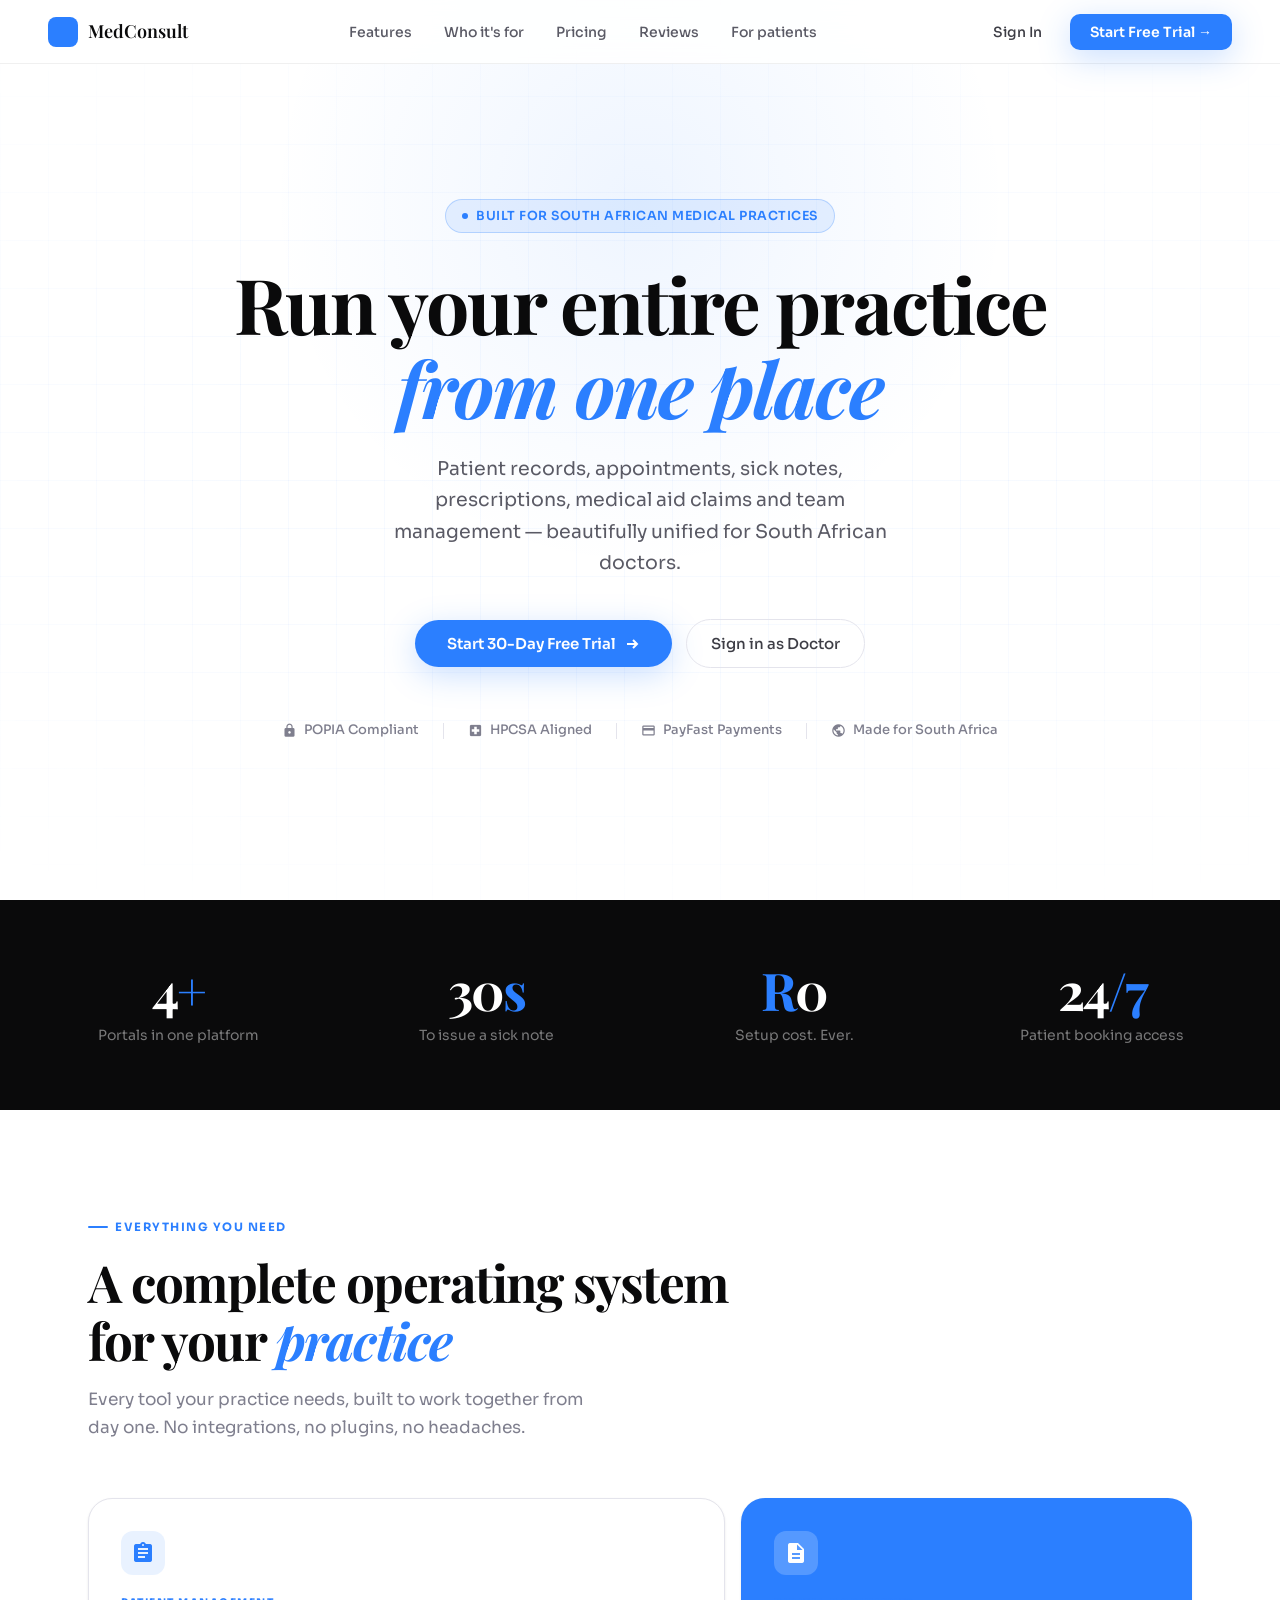
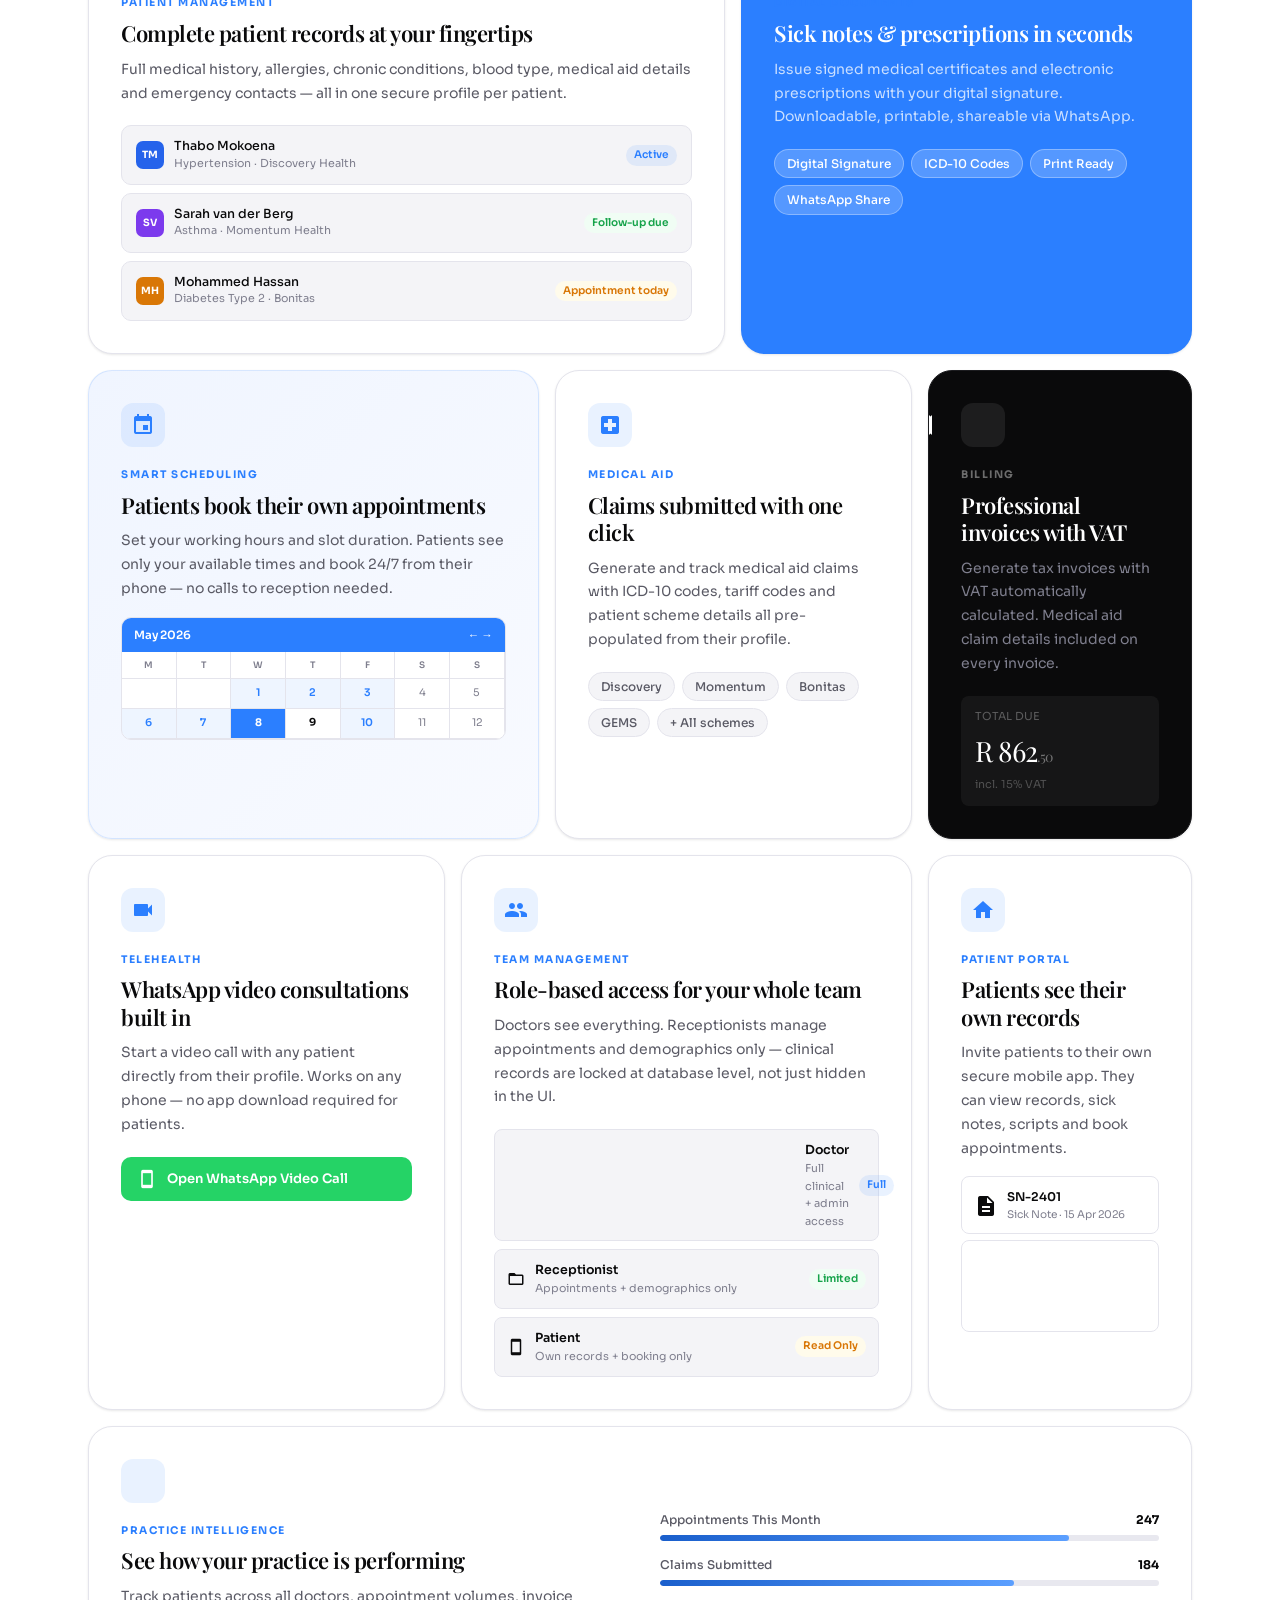
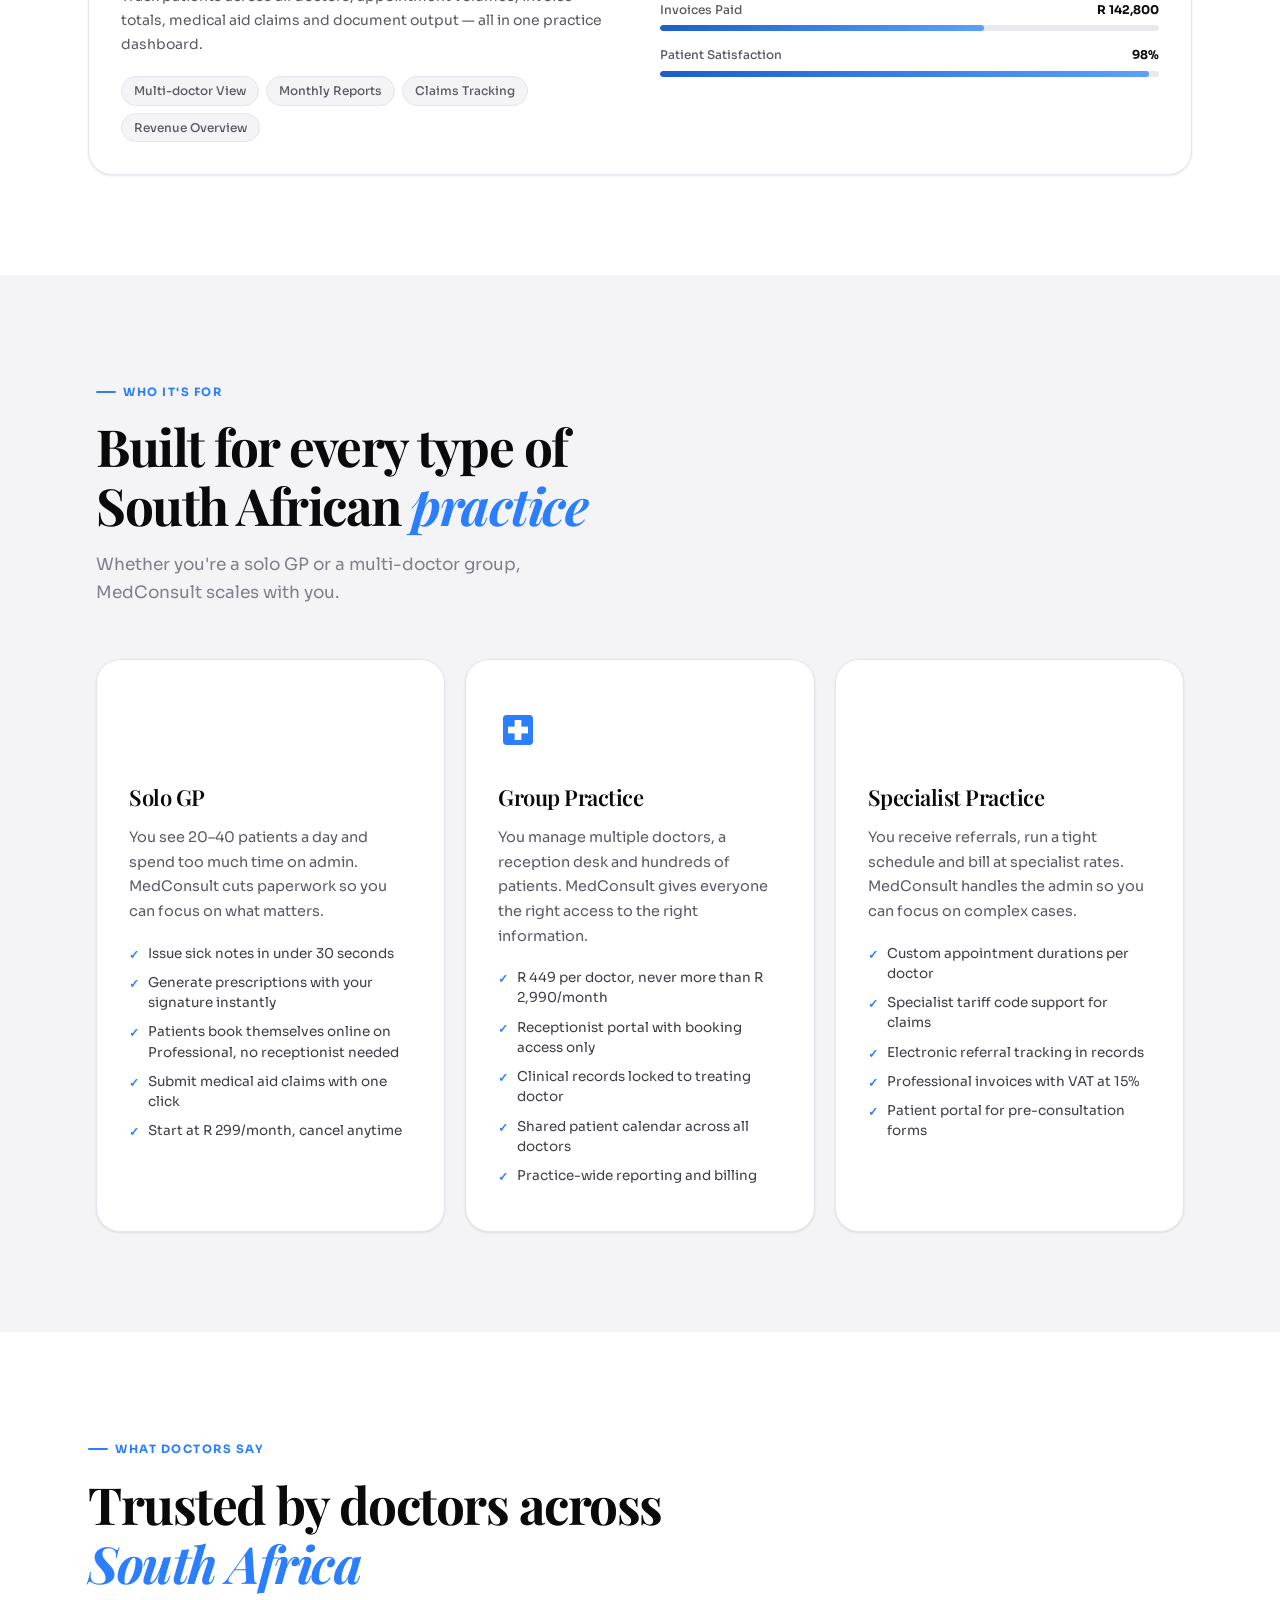
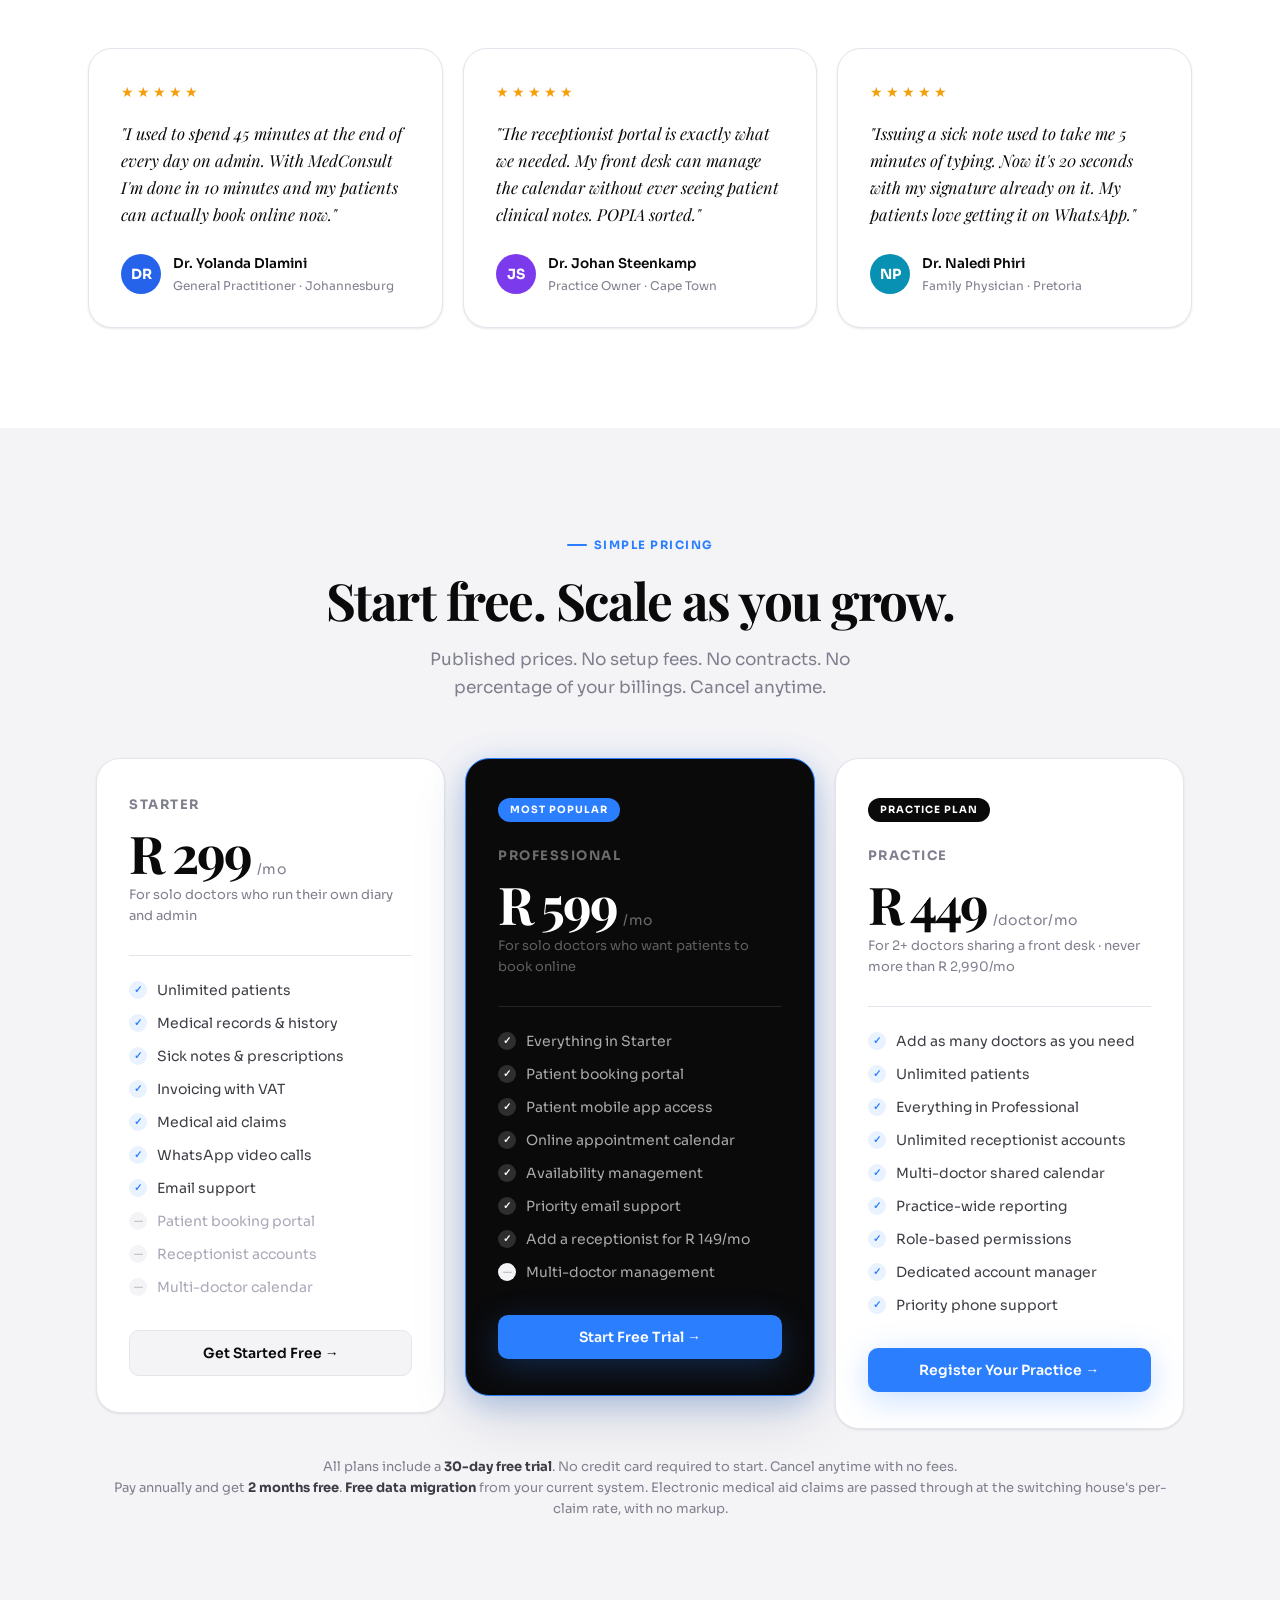
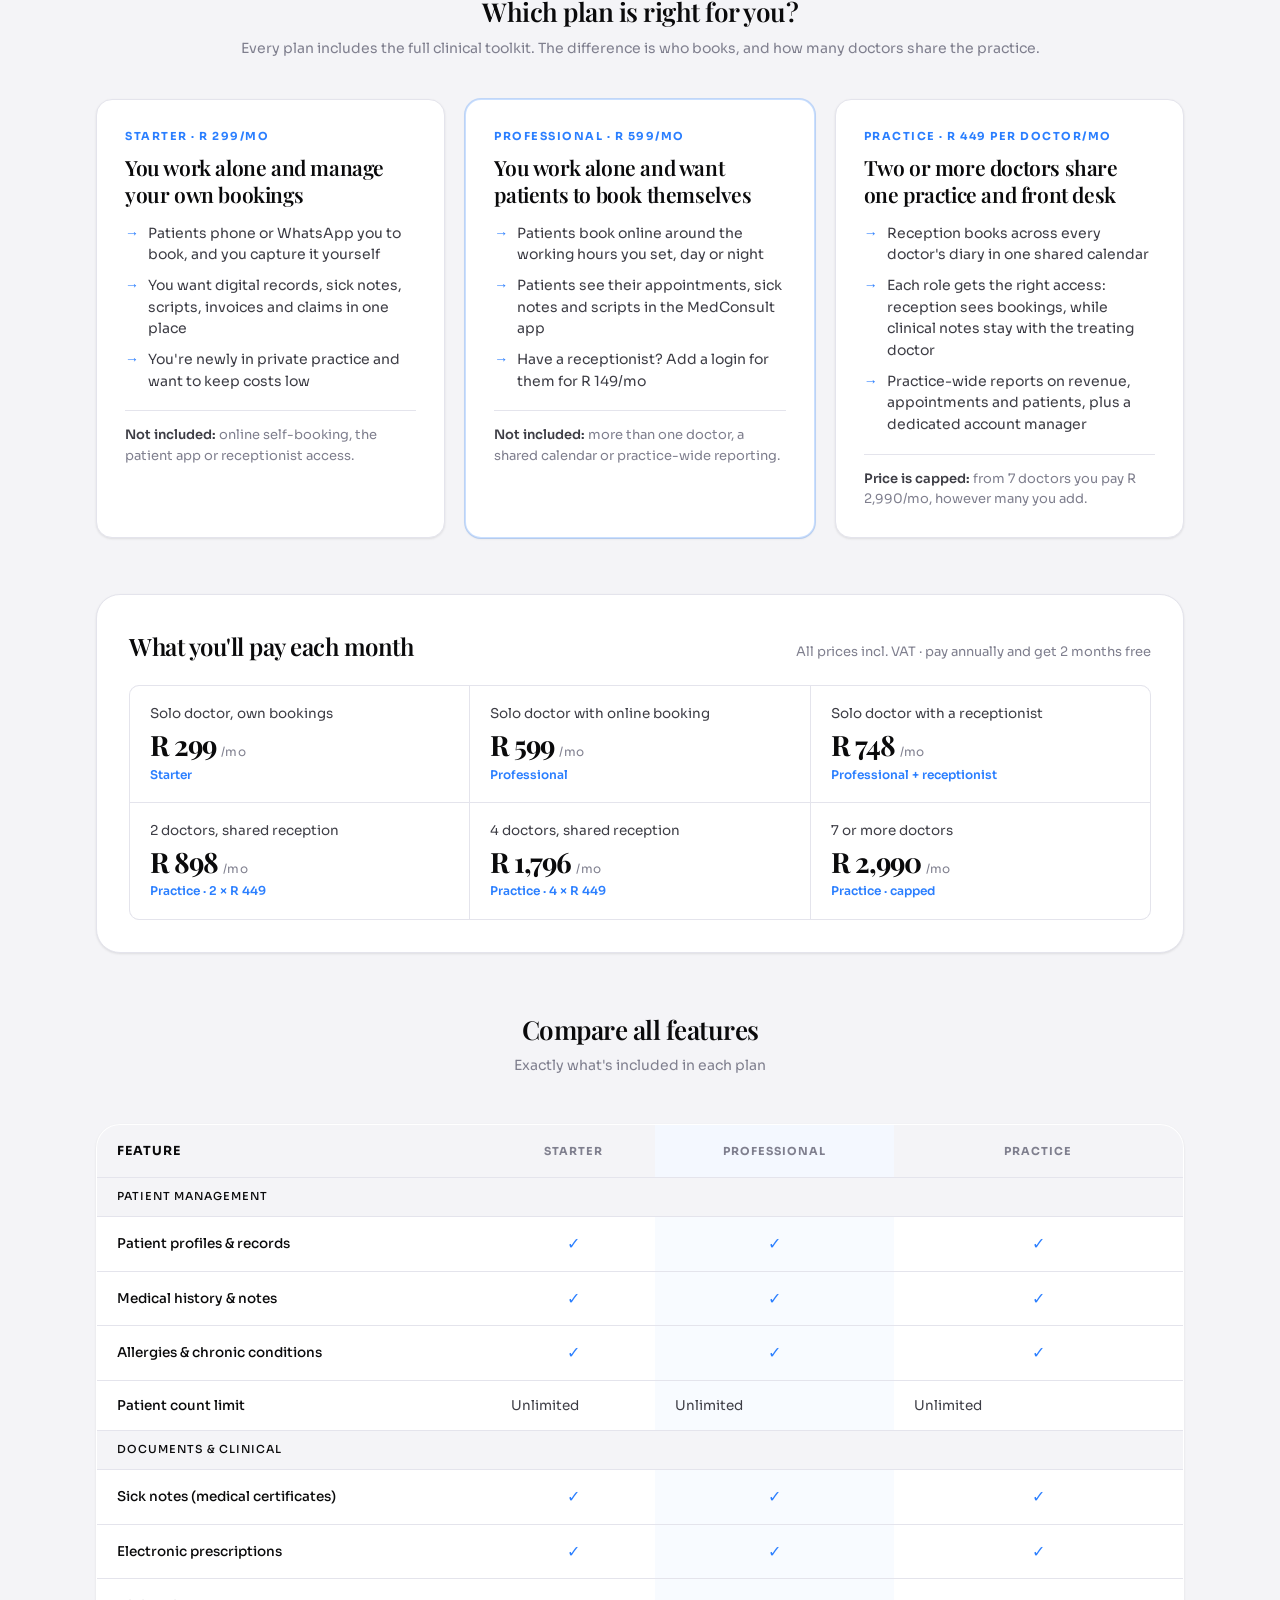
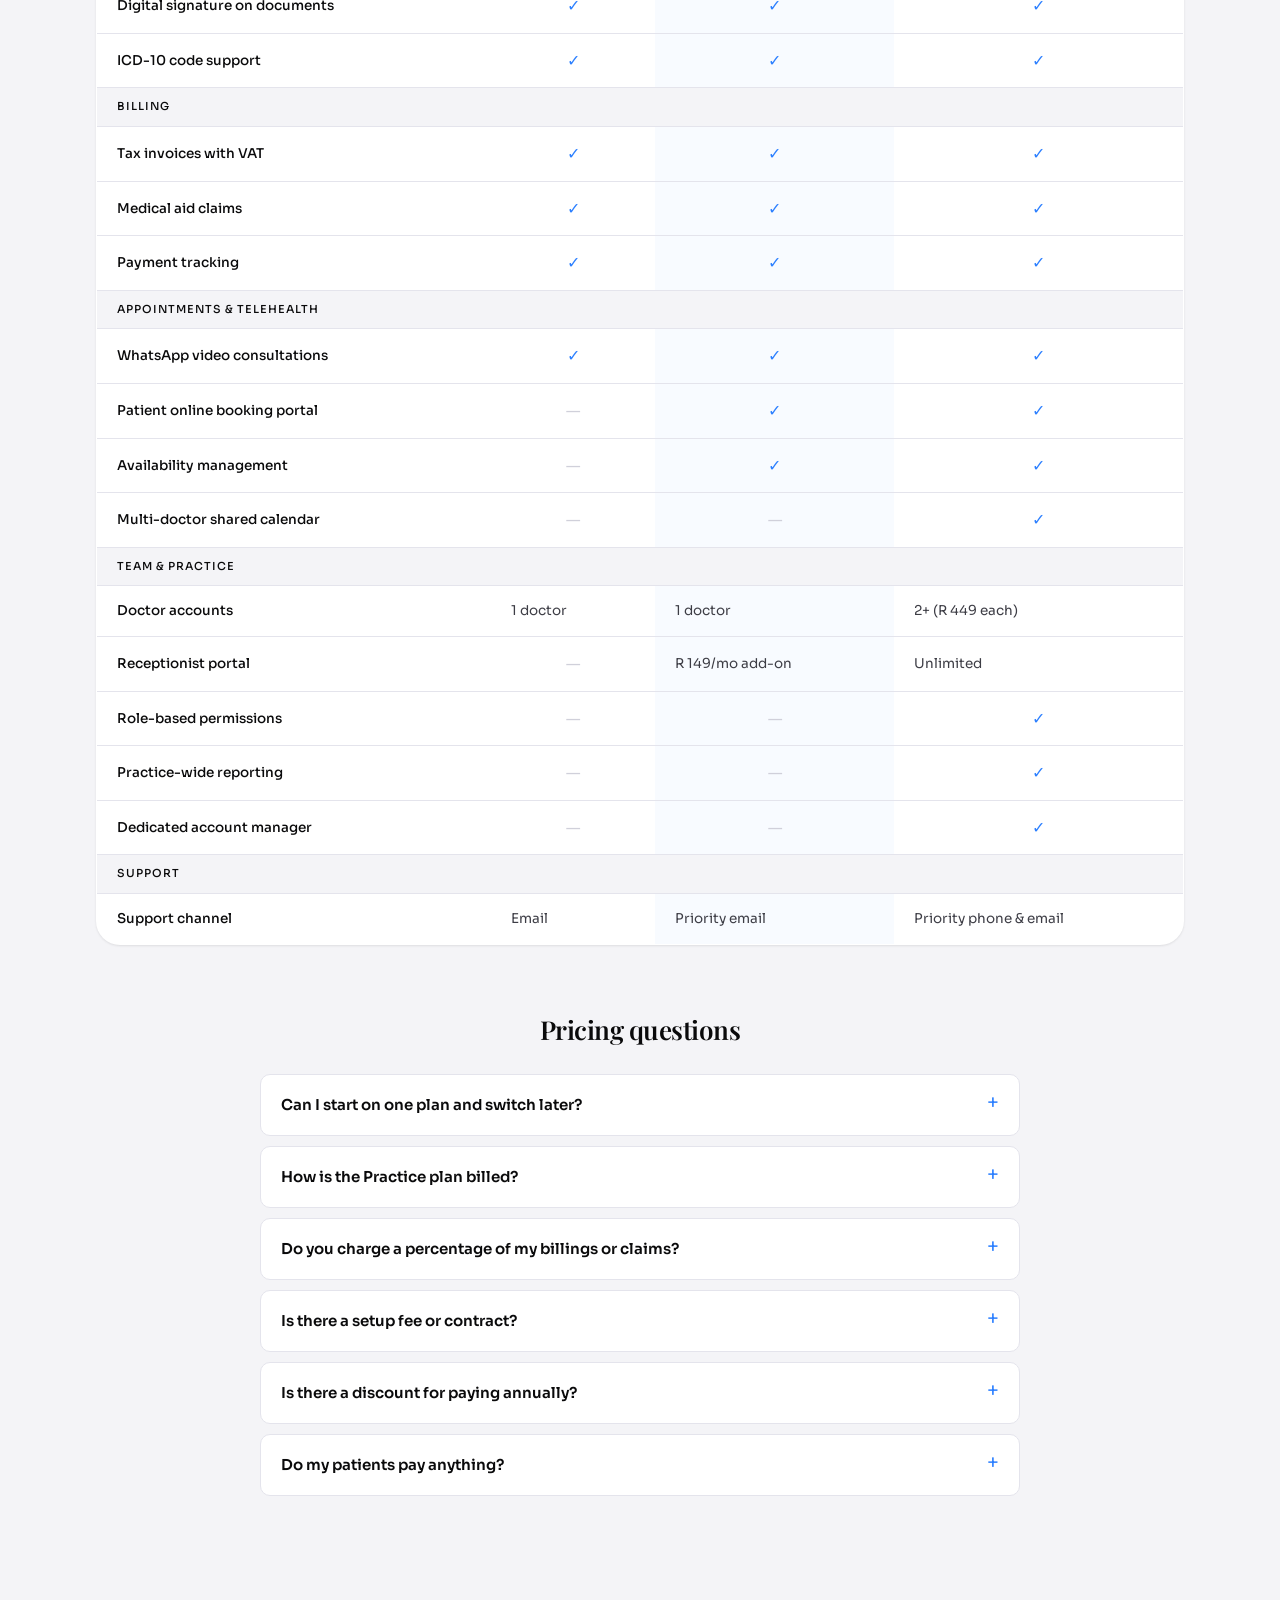
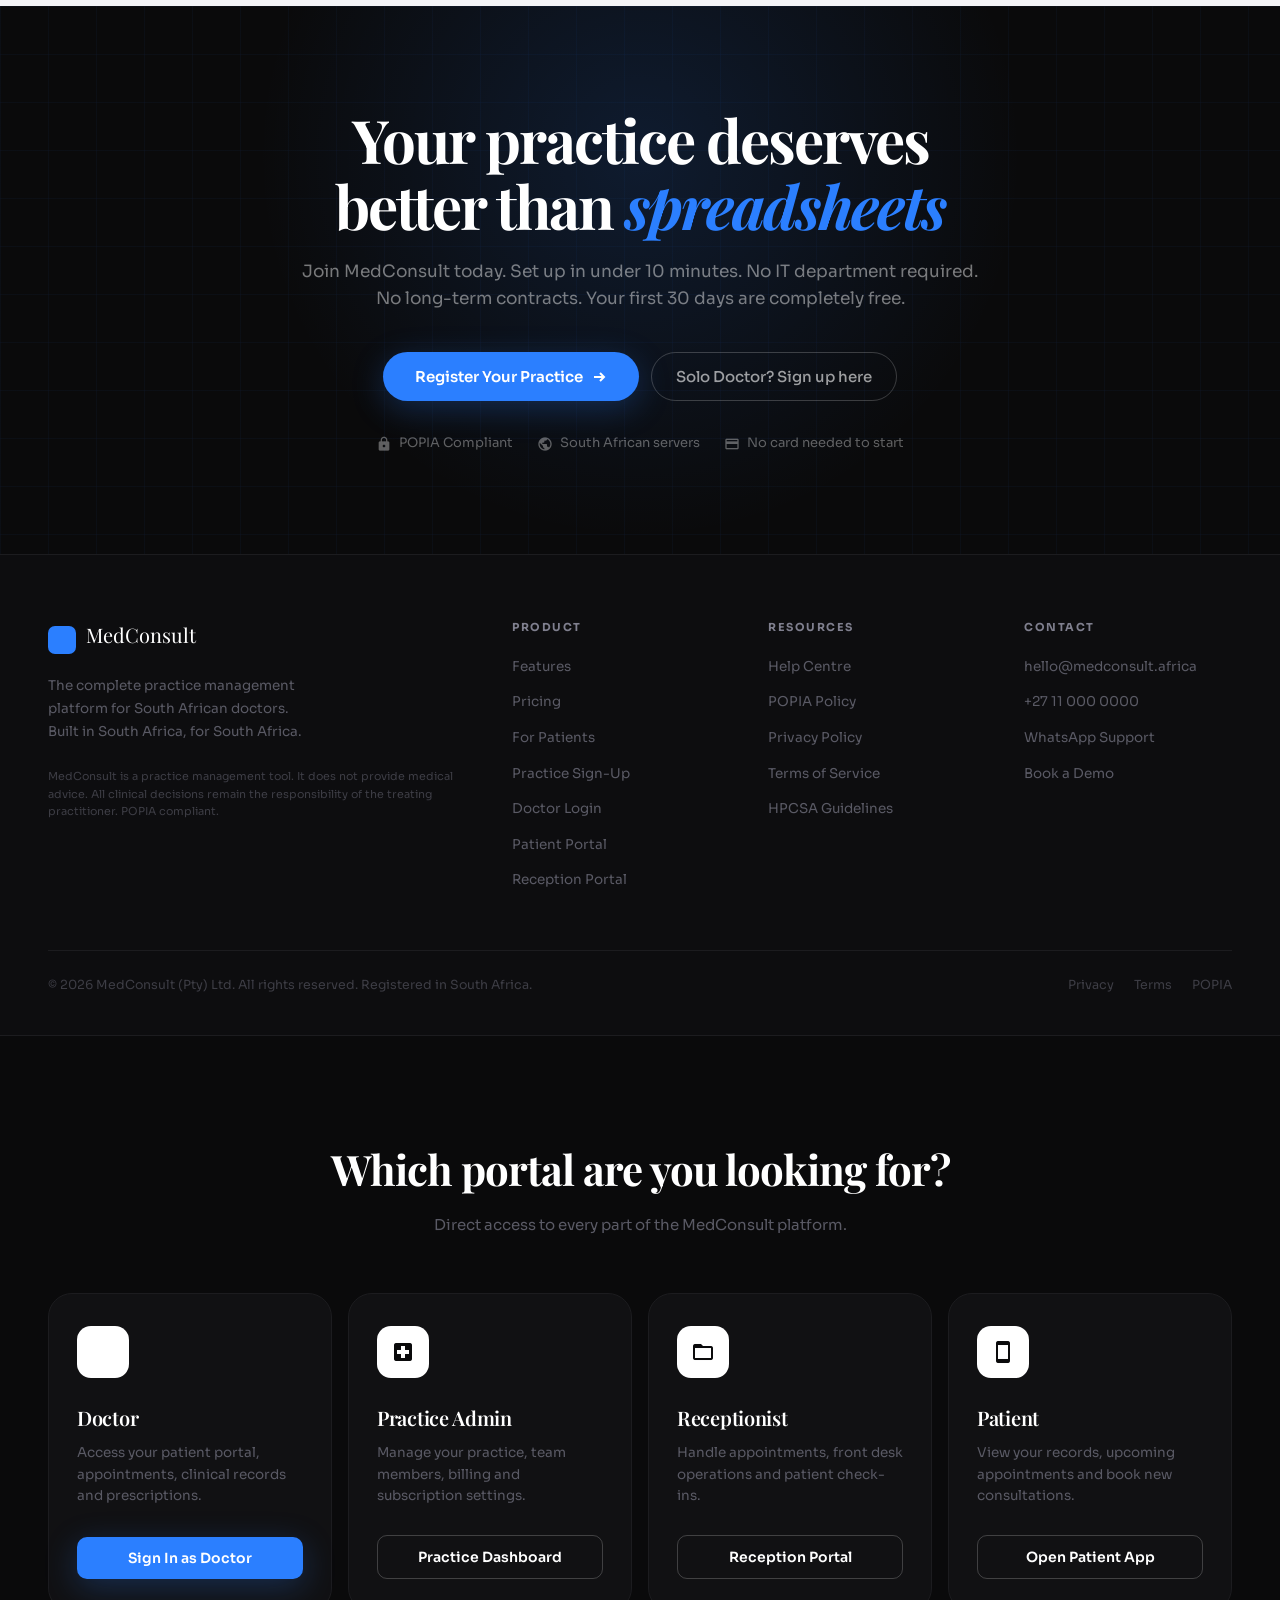
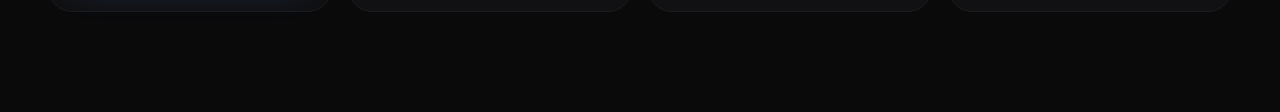
<file: index.html>
<!DOCTYPE html>
<html lang="en">
<head>
<meta charset="UTF-8">
<meta name="viewport" content="width=device-width, initial-scale=1.0">
<meta name="description" content="MedConsult is practice management software for South African doctors: patient records, online booking, sick notes, prescriptions, medical aid claims and a receptionist portal. 30-day free trial, no card needed.">
<title>Practice Management Software for South African Doctors | MedConsult</title>
<link rel="icon" href="/assets/favicon.svg" type="image/svg+xml">
<link rel="icon" href="/assets/icon-192.png" sizes="192x192" type="image/png">
<link rel="apple-touch-icon" href="/assets/apple-touch-icon.png">
<meta name="theme-color" content="#2b7fff">
<link rel="canonical" href="https://medconsult.africa/">
<meta property="og:type" content="website">
<meta property="og:site_name" content="MedConsult">
<meta property="og:locale" content="en_ZA">
<meta property="og:title" content="Practice Management Software for South African Doctors | MedConsult">
<meta property="og:description" content="MedConsult is practice management software for South African doctors: patient records, online booking, sick notes, prescriptions, medical aid claims and a receptionist portal. 30-day free trial, no card needed.">
<meta property="og:url" content="https://medconsult.africa/">
<meta property="og:image" content="https://medconsult.africa/assets/og-image.png">
<meta property="og:image:width" content="1200"><meta property="og:image:height" content="630">
<meta property="og:image:alt" content="MedConsult: practice management for South African doctors">
<meta name="twitter:card" content="summary_large_image">
<meta name="twitter:title" content="Practice Management Software for South African Doctors | MedConsult">
<meta name="twitter:description" content="MedConsult is practice management software for South African doctors: patient records, online booking, sick notes, prescriptions, medical aid claims and a receptionist portal. 30-day free trial, no card needed.">
<meta name="twitter:image" content="https://medconsult.africa/assets/og-image.png">
<meta name="robots" content="index,follow,max-image-preview:large">
<link rel="preconnect" href="https://fonts.gstatic.com" crossorigin>
<script type="application/ld+json">{"@context": "https://schema.org", "@type": "Organization", "@id": "https://medconsult.africa/#org", "name": "MedConsult", "url": "https://medconsult.africa/", "logo": "https://medconsult.africa/assets/icon-512.png", "email": "hello@medconsult.africa", "areaServed": {"@type": "Country", "name": "South Africa"}}</script>
<script type="application/ld+json">{"@context": "https://schema.org", "@type": "WebSite", "@id": "https://medconsult.africa/#site", "url": "https://medconsult.africa/", "name": "MedConsult", "inLanguage": "en-ZA", "publisher": {"@id": "https://medconsult.africa/#org"}}</script>
<script type="application/ld+json">{"@context": "https://schema.org", "@type": "SoftwareApplication", "name": "MedConsult", "applicationCategory": "BusinessApplication", "applicationSubCategory": "Medical practice management", "operatingSystem": "Web", "url": "https://medconsult.africa/", "image": "https://medconsult.africa/assets/og-image.png", "description": "Practice management software for South African doctors: patient records, appointments and online booking, sick notes, prescriptions, invoicing and medical aid claims.", "inLanguage": "en-ZA", "publisher": {"@id": "https://medconsult.africa/#org"}, "offers": [{"@type": "Offer", "name": "Starter", "price": "299", "priceCurrency": "ZAR", "description": "Per month, one doctor"}, {"@type": "Offer", "name": "Professional", "price": "599", "priceCurrency": "ZAR", "description": "Per month, solo doctor with online patient booking"}, {"@type": "Offer", "name": "Practice", "price": "449", "priceCurrency": "ZAR", "description": "Per doctor per month, for two or more doctors; capped at R 2,990 a month"}]}</script>
<script type="application/ld+json">{"@context": "https://schema.org", "@type": "FAQPage", "mainEntity": [{"@type": "Question", "name": "Can I start on one plan and switch later?", "acceptedAnswer": {"@type": "Answer", "text": "Yes. You can move between Starter and Professional at any time from your Subscription page. The new price applies from your next billing date. When a second doctor joins, let us know and we'll move you onto the Practice plan."}}, {"@type": "Question", "name": "How is the Practice plan billed?", "acceptedAnswer": {"@type": "Answer", "text": "R 449 for each doctor account active on your billing date, with a minimum of two doctors. The total never goes above R 2,990 a month, so from seven doctors adding more costs nothing extra. Receptionist accounts are unlimited and free."}}, {"@type": "Question", "name": "Do you charge a percentage of my billings or claims?", "acceptedAnswer": {"@type": "Answer", "text": "No. You pay a flat monthly fee. When you submit electronic medical aid claims, the switching house charges a small per-claim fee (usually around R 6). We pass that fee on at cost, with no markup, and list it on your monthly invoice."}}, {"@type": "Question", "name": "Is there a setup fee or contract?", "acceptedAnswer": {"@type": "Answer", "text": "No setup fee and no contract. Every plan starts with a 30-day free trial, with no card required, and you can cancel at any time. We'll also move your patient data from your current system for free."}}, {"@type": "Question", "name": "Is there a discount for paying annually?", "acceptedAnswer": {"@type": "Answer", "text": "Yes. Pay for a year upfront and you pay for 10 months, so 2 months are free."}}, {"@type": "Question", "name": "Do my patients pay anything?", "acceptedAnswer": {"@type": "Answer", "text": "No. The patient portal and app are free for your patients."}}]}</script>
<link rel="preconnect" href="https://fonts.googleapis.com">
<link href="https://fonts.googleapis.com/css2?family=Sora:wght@300;400;500;600;700;800&family=Playfair+Display:ital,wght@0,400;0,600;0,700;1,400;1,600&display=swap" rel="stylesheet">
<link href="https://fonts.googleapis.com/icon?family=Material+Icons" rel="stylesheet">
<style>
:root{--black:#0a0a0b;--grey-950:#0d0d0f;--grey-900:#111113;--grey-800:#1c1c1f;--grey-700:#2a2a2f;--grey-600:#3d3d45;--grey-500:#5a5a65;--grey-400:#7f7f8e;--grey-300:#a8a8b8;--grey-200:#d0d0da;--grey-100:#e8e8ef;--grey-50:#f4f4f7;--white:#ffffff;--azure:#2b7fff;--azure-light:#5b9fff;--azure-dark:#1a5fcc;--azure-dim:rgba(43,127,255,0.10);--azure-glow:rgba(43,127,255,0.20);--azure-border:rgba(43,127,255,0.25);--surface:#ffffff;--surface-2:#f7f7fa;--border:#e4e4ec;--radius-sm:10px;--radius:16px;--radius-lg:24px;--radius-xl:32px;--shadow-sm:0 1px 3px rgba(0,0,0,0.06),0 1px 2px rgba(0,0,0,0.04);--shadow:0 4px 20px rgba(0,0,0,0.07),0 2px 8px rgba(0,0,0,0.04);--shadow-lg:0 24px 60px rgba(0,0,0,0.10),0 8px 24px rgba(0,0,0,0.06);--shadow-azure:0 8px 32px rgba(43,127,255,0.25)}
*,*::before,*::after{box-sizing:border-box;margin:0;padding:0}
html{scroll-behavior:smooth;-webkit-font-smoothing:antialiased}
body{font-family:'Sora',sans-serif;background:var(--white);color:var(--black);font-size:16px;line-height:1.6;overflow-x:hidden}
a{text-decoration:none;color:inherit}
img{max-width:100%;display:block}

/* NAV */
nav{position:fixed;top:0;left:0;right:0;z-index:1000;padding:0 48px;height:64px;display:flex;align-items:center;justify-content:space-between;background:rgba(255,255,255,0.85);backdrop-filter:blur(20px) saturate(180%);-webkit-backdrop-filter:blur(20px) saturate(180%);border-bottom:1px solid rgba(0,0,0,0.06);transition:all 0.3s}
.nav-logo{display:flex;align-items:center;gap:10px}
.nav-logo-mark{width:30px;height:30px;background:var(--azure);border-radius:8px;display:flex;align-items:center;justify-content:center;font-size:14px}
.nav-logo-text{font-family:'Playfair Display',serif;font-size:18px;font-weight:600;color:var(--black)}
.nav-links{display:flex;align-items:center;gap:32px;list-style:none}
.nav-links a{font-size:14px;font-weight:500;color:var(--grey-500);transition:color 0.2s}
.nav-links a:hover{color:var(--black)}
.nav-cta{display:flex;align-items:center;gap:12px}
.btn-nav-ghost{font-size:14px;font-weight:500;color:var(--grey-600);padding:8px 16px;border-radius:var(--radius-sm);transition:all 0.2s;cursor:pointer;background:none;border:none;font-family:'Sora',sans-serif}
.btn-nav-ghost:hover{color:var(--black);background:var(--grey-50)}
.btn-nav-ghost,.btn-nav-primary{white-space:nowrap}
.btn-nav-primary{font-size:14px;font-weight:600;color:var(--white);background:var(--azure);padding:9px 20px;border-radius:var(--radius-sm);border:none;cursor:pointer;font-family:'Sora',sans-serif;transition:all 0.2s;box-shadow:var(--shadow-azure)}
.btn-nav-primary:hover{background:var(--azure-light);transform:translateY(-1px);box-shadow:0 10px 36px rgba(43,127,255,0.32)}

/* HERO */
.hero{min-height:100vh;display:flex;flex-direction:column;align-items:center;justify-content:center;text-align:center;padding:120px 48px 80px;position:relative;overflow:hidden;background:var(--white)}
.hero::before{content:'';position:absolute;inset:0;background-image:linear-gradient(rgba(43,127,255,0.04) 1px,transparent 1px),linear-gradient(90deg,rgba(43,127,255,0.04) 1px,transparent 1px);background-size:48px 48px;mask-image:radial-gradient(ellipse 80% 60% at 50% 50%,black 40%,transparent 100%)}
.hero::after{content:'';position:absolute;top:-200px;left:50%;transform:translateX(-50%);width:800px;height:800px;background:radial-gradient(circle,rgba(43,127,255,0.08) 0%,transparent 65%);pointer-events:none}
.hero-eyebrow{display:inline-flex;align-items:center;gap:8px;background:var(--azure-dim);border:1px solid var(--azure-border);border-radius:100px;padding:6px 16px;font-size:12.5px;font-weight:600;color:var(--azure);letter-spacing:0.5px;text-transform:uppercase;margin-bottom:28px;position:relative;z-index:1;animation:fadeUp 0.6s ease both}
.hero-eyebrow-dot{width:6px;height:6px;background:var(--azure);border-radius:50%;animation:pulse 2s infinite}
@keyframes pulse{0%,100%{opacity:1;transform:scale(1)}50%{opacity:0.5;transform:scale(0.8)}}
.hero-headline{font-family:'Playfair Display',serif;font-size:clamp(42px,6vw,80px);font-weight:700;line-height:1.1;letter-spacing:-2px;color:var(--black);max-width:820px;margin:0 auto 24px;position:relative;z-index:1;animation:fadeUp 0.6s ease 0.1s both}
.hero-headline em{font-style:italic;color:var(--azure)}
.hero-subheadline{font-size:19px;font-weight:400;color:var(--grey-500);max-width:540px;margin:0 auto 40px;line-height:1.65;position:relative;z-index:1;animation:fadeUp 0.6s ease 0.2s both}
.hero-actions{display:flex;align-items:center;gap:14px;justify-content:center;flex-wrap:wrap;position:relative;z-index:1;animation:fadeUp 0.6s ease 0.3s both}
.btn-hero-primary{display:inline-flex;align-items:center;gap:8px;background:var(--azure);color:var(--white);font-family:'Sora',sans-serif;font-size:15px;font-weight:600;padding:14px 32px;border-radius:100px;border:none;cursor:pointer;box-shadow:var(--shadow-azure);transition:all 0.25s}
.btn-hero-primary:hover{background:var(--azure-light);transform:translateY(-2px);box-shadow:0 12px 40px rgba(43,127,255,0.35)}
.btn-hero-ghost{display:inline-flex;align-items:center;gap:8px;background:none;color:var(--grey-600);font-family:'Sora',sans-serif;font-size:15px;font-weight:500;padding:14px 24px;border-radius:100px;border:1.5px solid var(--border);cursor:pointer;transition:all 0.2s}
.btn-hero-ghost:hover{color:var(--black);border-color:var(--grey-300);background:var(--grey-50)}
.hero-trust{margin-top:52px;display:flex;align-items:center;gap:24px;justify-content:center;flex-wrap:wrap;position:relative;z-index:1;animation:fadeUp 0.6s ease 0.4s both}
.hero-trust-item{display:flex;align-items:center;gap:7px;font-size:13px;color:var(--grey-400);font-weight:500}
.hero-trust-divider{width:1px;height:16px;background:var(--border)}

/* SECTIONS */
.section{padding:100px 48px;max-width:1200px;margin:0 auto}
.section-grey{background:var(--grey-50);padding:100px 48px}
.stats-strip{background:var(--black);padding:64px 48px}
.stats-inner{max-width:1200px;margin:0 auto;display:grid;grid-template-columns:repeat(4,1fr);gap:48px}
.stat-item{text-align:center}
.stat-number{font-family:'Playfair Display',serif;font-size:52px;font-weight:700;color:var(--white);letter-spacing:-2px;line-height:1;margin-bottom:8px}
.stat-number em{color:var(--azure);font-style:normal}
.stat-label{font-size:14px;color:rgba(255,255,255,0.45)}
.section-eyebrow{display:inline-flex;align-items:center;gap:7px;font-size:11.5px;font-weight:700;text-transform:uppercase;letter-spacing:1.5px;color:var(--azure);margin-bottom:16px}
.section-eyebrow::before{content:'';width:20px;height:2px;background:var(--azure);border-radius:1px}
.section-title{font-family:'Playfair Display',serif;font-size:clamp(32px,4vw,52px);font-weight:700;letter-spacing:-1.5px;line-height:1.15;color:var(--black);margin-bottom:16px}
.section-title em{font-style:italic;color:var(--azure)}
.section-subtitle{font-size:17px;color:var(--grey-400);max-width:520px;line-height:1.65}
@keyframes fadeUp{from{opacity:0;transform:translateY(24px)}to{opacity:1;transform:translateY(0)}}

/* BENTO */
.bento-grid{display:grid;grid-template-columns:repeat(12,1fr);gap:16px;margin-top:56px}
.bento-card{background:var(--white);border:1px solid var(--border);border-radius:var(--radius-lg);padding:32px;position:relative;overflow:hidden;transition:all 0.3s cubic-bezier(0.34,1.56,0.64,1);box-shadow:var(--shadow-sm)}
.bento-card:hover{transform:translateY(-3px);box-shadow:var(--shadow-lg);border-color:rgba(43,127,255,0.2)}
.bento-span-3{grid-column:span 3}.bento-span-4{grid-column:span 4}.bento-span-5{grid-column:span 5}.bento-span-7{grid-column:span 7}.bento-span-12{grid-column:span 12}
.bento-dark{background:var(--black);border-color:var(--grey-800)}
.bento-dark .bento-card-title{color:var(--white)}
.bento-dark .bento-card-body{color:var(--grey-400)}
.bento-azure{background:var(--azure);border-color:transparent}
.bento-azure .bento-card-title{color:var(--white)}
.bento-azure .bento-card-body{color:rgba(255,255,255,0.75)}
.bento-azure .bento-card-icon{background:rgba(255,255,255,0.2);color:var(--white)}
.bento-azure:hover{box-shadow:var(--shadow-azure)}
.bento-tinted{background:linear-gradient(135deg,#f0f5ff 0%,#f8faff 100%);border-color:rgba(43,127,255,0.15)}
.bento-split{display:grid;grid-template-columns:1fr 1fr;gap:40px;align-items:center}
.bento-card-icon{width:44px;height:44px;background:var(--azure-dim);border-radius:12px;display:flex;align-items:center;justify-content:center;font-size:20px;margin-bottom:20px;color:var(--azure);flex-shrink:0}
.bento-card-eyebrow{font-size:10.5px;font-weight:700;text-transform:uppercase;letter-spacing:1.5px;color:var(--azure);margin-bottom:8px}
.bento-card-title{font-family:'Playfair Display',serif;font-size:22px;font-weight:600;letter-spacing:-0.5px;color:var(--black);line-height:1.25;margin-bottom:10px}
.bento-card-body{font-size:14px;color:var(--grey-500);line-height:1.7}
.bento-tag-row{display:flex;flex-wrap:wrap;gap:7px;margin-top:20px}
.bento-tag{background:var(--grey-50);border:1px solid var(--border);border-radius:100px;padding:4px 12px;font-size:12px;font-weight:500;color:var(--grey-500)}
.bento-azure .bento-tag{background:rgba(255,255,255,0.2);border-color:rgba(255,255,255,0.3);color:var(--white)}
.bento-dark .bento-tag{background:var(--grey-800);border-color:var(--grey-700);color:var(--grey-300)}

/* MINI UI */
.mini-card{background:var(--grey-50);border:1px solid var(--border);border-radius:10px;padding:12px 14px;margin-bottom:8px;display:flex;align-items:center;gap:10px;font-size:12.5px}
.mini-card:last-child{margin-bottom:0}
.mini-card-av{width:28px;height:28px;border-radius:7px;flex-shrink:0;display:flex;align-items:center;justify-content:center;font-size:10px;font-weight:700;color:var(--white)}
.mini-card-name{font-weight:500;color:var(--black);line-height:1.3}
.mini-card-sub{font-size:11px;color:var(--grey-400)}
.mini-card-pill{margin-left:auto;font-size:10.5px;font-weight:600;padding:2px 8px;border-radius:20px;background:var(--azure-dim);color:var(--azure);white-space:nowrap}
.mini-card-pill.green{background:#f0fdf4;color:#16a34a}
.mini-card-pill.yellow{background:#fffbeb;color:#d97706}
.mini-doc{background:var(--white);border:1px solid var(--border);border-radius:8px;padding:10px 12px;margin-bottom:6px;display:flex;align-items:center;gap:9px}
.mini-doc-icon{font-size:16px;flex-shrink:0}
.mini-doc-title{font-size:12px;font-weight:600;color:var(--black)}
.mini-doc-sub{font-size:10.5px;color:var(--grey-400)}
.mini-calendar{background:var(--white);border:1px solid var(--border);border-radius:10px;overflow:hidden;margin-top:16px}
.mini-cal-header{background:var(--azure);color:var(--white);padding:8px 12px;font-size:11.5px;font-weight:600;display:flex;justify-content:space-between}
.mini-cal-grid{display:grid;grid-template-columns:repeat(7,1fr)}
.mini-cal-day{padding:6px 4px;text-align:center;font-size:10.5px;color:var(--grey-400);border-right:1px solid var(--border);border-bottom:1px solid var(--border)}
.mini-cal-day.header{font-weight:600;font-size:9px;text-transform:uppercase}
.mini-cal-day.active{background:var(--azure);color:var(--white);font-weight:700}
.mini-cal-day.booked{background:rgba(43,127,255,0.08);color:var(--azure);font-weight:600}
.mini-cal-day.today{font-weight:700;color:var(--black)}
.stat-bar-row{margin-bottom:14px}
.stat-bar-label{display:flex;justify-content:space-between;align-items:center;font-size:12px;color:var(--grey-500);margin-bottom:6px;font-weight:500}
.stat-bar-label strong{color:var(--black)}
.stat-bar-track{height:6px;background:var(--grey-100);border-radius:3px;overflow:hidden}
.stat-bar-fill{height:100%;border-radius:3px;background:linear-gradient(90deg,var(--azure-dark),var(--azure-light))}

/* WHO IT'S FOR */
.persona-grid{display:grid;grid-template-columns:repeat(3,1fr);gap:20px;margin-top:52px}
.persona-card{background:var(--white);border:1px solid var(--border);border-radius:var(--radius-lg);padding:36px 32px;box-shadow:var(--shadow-sm);transition:all 0.3s;position:relative;overflow:hidden}
.persona-card::before{content:'';position:absolute;top:0;left:0;right:0;height:3px;background:var(--azure);transform:scaleX(0);transform-origin:left;transition:transform 0.3s}
.persona-card:hover::before{transform:scaleX(1)}
.persona-card:hover{transform:translateY(-4px);box-shadow:var(--shadow-lg)}
.persona-emoji{font-size:40px;margin-bottom:20px}
.persona-title{font-family:'Playfair Display',serif;font-size:22px;font-weight:600;color:var(--black);margin-bottom:10px;letter-spacing:-0.5px}
.persona-desc{font-size:14.5px;color:var(--grey-500);line-height:1.7;margin-bottom:20px}
.persona-points{list-style:none}
.persona-points li{display:flex;align-items:flex-start;gap:9px;font-size:13.5px;color:var(--grey-600);margin-bottom:9px;line-height:1.5}
.persona-points li::before{content:'✓';color:var(--azure);font-weight:700;font-size:12px;margin-top:2px;flex-shrink:0}

/* TESTIMONIALS */
.testimonials-grid{display:grid;grid-template-columns:repeat(3,1fr);gap:20px;margin-top:56px}
.testimonial-card{background:var(--white);border:1px solid var(--border);border-radius:var(--radius-lg);padding:32px;box-shadow:var(--shadow-sm)}
.testimonial-stars{display:flex;gap:3px;margin-bottom:16px}
.testimonial-stars span{color:#f59e0b;font-size:14px}
.testimonial-quote{font-family:'Playfair Display',serif;font-size:16.5px;font-style:italic;color:var(--black);line-height:1.65;margin-bottom:24px}
.testimonial-author{display:flex;align-items:center;gap:12px}
.testimonial-av{width:40px;height:40px;border-radius:50%;display:flex;align-items:center;justify-content:center;font-size:14px;font-weight:700;color:var(--white);flex-shrink:0}
.testimonial-name{font-size:13.5px;font-weight:600;color:var(--black)}
.testimonial-title{font-size:12px;color:var(--grey-400);margin-top:2px}

/* PRICING */
.pricing-grid{display:grid;grid-template-columns:repeat(3,1fr);gap:20px;margin-top:56px;align-items:start}
.pricing-card{background:var(--white);border:1.5px solid var(--border);border-radius:var(--radius-lg);padding:36px 32px;position:relative;transition:all 0.3s;box-shadow:var(--shadow-sm)}
.pricing-card:hover{transform:translateY(-3px);box-shadow:var(--shadow-lg)}
.pricing-card.featured{border-color:var(--azure);background:var(--black);transform:scale(1.03);box-shadow:var(--shadow-azure),var(--shadow-lg)}
.pricing-card.featured:hover{transform:scale(1.03) translateY(-3px)}
.pricing-badge{display:inline-block;background:var(--azure);color:var(--white);font-size:10px;font-weight:700;text-transform:uppercase;letter-spacing:1px;padding:4px 12px;border-radius:100px;margin-bottom:24px}
.pricing-name{font-size:13px;font-weight:700;text-transform:uppercase;letter-spacing:1.5px;color:var(--grey-400);margin-bottom:12px}
.pricing-card.featured .pricing-name{color:rgba(255,255,255,0.4)}
.pricing-price{font-family:'Playfair Display',serif;font-size:52px;font-weight:700;color:var(--black);letter-spacing:-2px;line-height:1}
.pricing-card.featured .pricing-price{color:var(--white)}
.pricing-price-sub{font-family:'Sora',sans-serif;font-size:14px;font-weight:400;color:var(--grey-400);margin-left:6px;letter-spacing:0.4px}
.pricing-period{font-size:13px;color:var(--grey-400);margin-bottom:28px;margin-top:6px}
.pricing-card.featured .pricing-period{color:rgba(255,255,255,0.35)}
.pricing-divider{height:1px;background:var(--border);margin-bottom:24px}
.pricing-card.featured .pricing-divider{background:rgba(255,255,255,0.1)}
.pricing-features{list-style:none;margin-bottom:32px}
.pricing-features li{display:flex;align-items:flex-start;gap:10px;font-size:14px;color:var(--grey-600);margin-bottom:12px;line-height:1.5}
.pricing-card.featured .pricing-features li{color:rgba(255,255,255,0.65)}
.pricing-features li .check{width:18px;height:18px;background:var(--azure-dim);border-radius:50%;display:flex;align-items:center;justify-content:center;font-size:10px;color:var(--azure);flex-shrink:0;margin-top:1px;font-weight:700}
.pricing-card.featured .pricing-features li .check{background:rgba(255,255,255,0.15);color:var(--white)}
.pricing-features li .cross{width:18px;height:18px;background:var(--grey-50);border-radius:50%;display:flex;align-items:center;justify-content:center;font-size:10px;color:var(--grey-300);flex-shrink:0;margin-top:1px}
.pricing-features li.dimmed{color:var(--grey-300)}
.btn-pricing{width:100%;padding:13px;border-radius:var(--radius-sm);font-family:'Sora',sans-serif;font-size:14px;font-weight:600;cursor:pointer;border:none;transition:all 0.2s}
.btn-pricing-ghost{background:var(--grey-50);color:var(--black);border:1.5px solid var(--border)}
.btn-pricing-ghost:hover{background:var(--grey-100)}
.btn-pricing-primary{background:var(--azure);color:var(--white);box-shadow:var(--shadow-azure)}
.btn-pricing-primary:hover{background:var(--azure-light);transform:translateY(-1px)}
.plan-fit-grid{display:grid;grid-template-columns:repeat(3,1fr);gap:20px;margin-top:40px}
.plan-fit-card{background:var(--white);border:1px solid var(--border);border-radius:var(--radius);padding:28px;box-shadow:var(--shadow-sm)}
.plan-fit-card.featured{border-color:var(--azure-border);box-shadow:0 0 0 1px var(--azure-border),var(--shadow-sm)}
.plan-fit-label{font-size:11px;font-weight:700;text-transform:uppercase;letter-spacing:1.5px;color:var(--azure);margin-bottom:8px}
.plan-fit-title{font-family:'Playfair Display',serif;font-size:21px;font-weight:600;color:var(--black);letter-spacing:-0.4px;line-height:1.3;margin-bottom:14px}
.plan-fit-list{list-style:none;margin-bottom:18px}
.plan-fit-list li{display:flex;gap:9px;font-size:14px;color:var(--grey-600);line-height:1.55;margin-bottom:9px}
.plan-fit-list li::before{content:'→';color:var(--azure);font-weight:700;flex-shrink:0}
.plan-fit-not{font-size:13px;color:var(--grey-400);line-height:1.55;border-top:1px solid var(--border);padding-top:14px}
.plan-fit-not strong{color:var(--grey-600);font-weight:600}
.cost-examples{margin-top:56px;background:var(--white);border:1px solid var(--border);border-radius:var(--radius-lg);padding:32px;box-shadow:var(--shadow-sm)}
.cost-examples-head{display:flex;justify-content:space-between;align-items:baseline;gap:16px;flex-wrap:wrap;margin-bottom:20px}
.cost-examples-head h3{font-family:'Playfair Display',serif;font-size:24px;font-weight:600;letter-spacing:-0.5px;color:var(--black)}
.cost-examples-head p{font-size:13px;color:var(--grey-400)}
.cost-grid{display:grid;grid-template-columns:repeat(3,1fr);gap:1px;background:var(--border);border:1px solid var(--border);border-radius:var(--radius-sm);overflow:hidden}
.cost-cell{background:var(--white);padding:18px 20px}
.cost-who{font-size:13.5px;color:var(--grey-600);margin-bottom:6px;line-height:1.45}
.cost-amt{font-family:'Playfair Display',serif;font-size:28px;font-weight:700;color:var(--black);letter-spacing:-1px;line-height:1.1}
.cost-amt span{font-family:'Sora',sans-serif;font-size:12px;font-weight:400;color:var(--grey-400);letter-spacing:0.4px;margin-left:5px}
.cost-plan{font-size:12px;color:var(--azure);font-weight:600;margin-top:4px}
.pricing-faq{max-width:760px;margin:64px auto 0}
.pricing-faq h3{font-family:'Playfair Display',serif;font-size:26px;font-weight:600;letter-spacing:-0.5px;text-align:center;margin-bottom:24px;color:var(--black)}
.pricing-faq details{background:var(--white);border:1px solid var(--border);border-radius:var(--radius-sm);margin-bottom:10px;padding:0 20px}
.pricing-faq summary{cursor:pointer;list-style:none;padding:18px 0;font-size:15px;font-weight:600;color:var(--black);display:flex;justify-content:space-between;gap:16px}
.pricing-faq summary::-webkit-details-marker{display:none}
.pricing-faq summary::after{content:'+';color:var(--azure);font-size:20px;line-height:1;font-weight:400}
.pricing-faq details[open] summary::after{content:'–'}
.pricing-faq details p{font-size:14px;color:var(--grey-500);line-height:1.7;padding-bottom:18px}
.pricing-trial-note{text-align:center;margin-top:28px;font-size:13px;color:var(--grey-400)}
.pricing-trial-note strong{color:var(--grey-600)}

/* COMPARE TABLE */
.compare-table{width:100%;border-collapse:collapse;margin-top:48px;background:var(--white);border-radius:var(--radius-lg);overflow:hidden;box-shadow:var(--shadow-sm);border:1px solid var(--border)}
.compare-table th{padding:16px 20px;text-align:left;font-size:11px;font-weight:700;text-transform:uppercase;letter-spacing:1px;background:var(--grey-50);color:var(--grey-400);border-bottom:1px solid var(--border)}
.compare-table th:first-child{color:var(--black);font-size:12.5px}
.compare-table td{padding:14px 20px;font-size:13.5px;border-bottom:1px solid var(--border);color:var(--grey-600);vertical-align:middle}
.compare-table tr:last-child td{border-bottom:none}
.compare-table tr:hover td{background:var(--grey-50)}
.compare-table td:first-child{font-weight:500;color:var(--black)}
.compare-table .yes{color:var(--azure);font-size:16px;text-align:center}
.compare-table .no{color:var(--grey-200);font-size:16px;text-align:center}
.compare-table .highlight-col{background:rgba(43,127,255,0.03)}
.compare-section td{background:var(--grey-50);font-size:11px;font-weight:700;text-transform:uppercase;letter-spacing:1px;color:var(--grey-400);padding:10px 20px}

/* CTA */
.cta-section{background:var(--black);position:relative;overflow:hidden;padding:100px 48px;text-align:center}
.cta-section::before{content:'';position:absolute;top:-300px;left:50%;transform:translateX(-50%);width:900px;height:900px;background:radial-gradient(circle,rgba(43,127,255,0.15) 0%,transparent 60%);pointer-events:none}
.cta-section::after{content:'';position:absolute;inset:0;background-image:linear-gradient(rgba(43,127,255,0.04) 1px,transparent 1px),linear-gradient(90deg,rgba(43,127,255,0.04) 1px,transparent 1px);background-size:48px 48px}
.cta-inner{position:relative;z-index:1;max-width:700px;margin:0 auto}
.cta-title{font-family:'Playfair Display',serif;font-size:clamp(36px,5vw,60px);font-weight:700;letter-spacing:-2px;color:var(--white);line-height:1.1;margin-bottom:20px}
.cta-title em{color:var(--azure);font-style:italic}
.cta-sub{font-size:17px;color:rgba(255,255,255,0.45);margin-bottom:40px;line-height:1.6}
.cta-actions{display:flex;gap:12px;justify-content:center;flex-wrap:wrap}

/* FOOTER */
footer{background:var(--grey-950);padding:64px 48px 40px;border-top:1px solid var(--grey-800)}
.footer-inner{max-width:1200px;margin:0 auto;display:grid;grid-template-columns:2fr 1fr 1fr 1fr;gap:48px}
.footer-brand-name{font-family:'Playfair Display',serif;font-size:20px;color:var(--white);margin-bottom:10px}
.footer-brand-desc{font-size:13.5px;color:var(--grey-500);line-height:1.7;max-width:260px;margin-bottom:24px}
.footer-hpcsa{font-size:11px;color:var(--grey-600);line-height:1.6}
.footer-col-title{font-size:11px;font-weight:700;text-transform:uppercase;letter-spacing:1.5px;color:var(--grey-400);margin-bottom:16px}
.footer-links{list-style:none}
.footer-links li{margin-bottom:10px}
.footer-links a{font-size:13.5px;color:var(--grey-500);transition:color 0.2s}
.footer-links a:hover{color:var(--white)}
.footer-bottom{max-width:1200px;margin:48px auto 0;padding-top:24px;border-top:1px solid var(--grey-800);display:flex;align-items:center;justify-content:space-between;font-size:12.5px;color:var(--grey-600)}

/* REVEAL */
.reveal{opacity:0;transform:translateY(28px);transition:opacity 0.6s ease,transform 0.6s ease}
.reveal.visible{opacity:1;transform:translateY(0)}
.reveal-delay-1{transition-delay:0.1s}
.reveal-delay-2{transition-delay:0.2s}
.reveal-delay-3{transition-delay:0.3s}

/* PORTAL SECTION */
.portal-section{background:var(--black);padding:100px 48px;border-top:1px solid var(--grey-800)}
.portal-inner{max-width:1200px;margin:0 auto}
.portal-heading{font-family:'Playfair Display',serif;font-size:clamp(28px,3.5vw,42px);font-weight:700;letter-spacing:-1px;color:var(--white);text-align:center;margin-bottom:10px}
.portal-subheading{text-align:center;font-size:15px;color:var(--grey-500);margin-bottom:56px}
.portal-grid{display:grid;grid-template-columns:repeat(4,1fr);gap:16px}
.portal-card{background:var(--grey-900);border:1px solid var(--grey-800);border-radius:var(--radius-lg);padding:32px 28px;display:flex;flex-direction:column;align-items:flex-start;transition:all 0.3s cubic-bezier(0.34,1.56,0.64,1)}
.portal-card:hover{transform:translateY(-5px);border-color:var(--grey-600);box-shadow:0 24px 60px rgba(0,0,0,0.5)}
.portal-card-icon{width:52px;height:52px;background:var(--white);border-radius:14px;display:flex;align-items:center;justify-content:center;font-size:24px;margin-bottom:24px;flex-shrink:0}
.portal-card-label{font-family:'Playfair Display',serif;font-size:20px;font-weight:600;color:var(--white);margin-bottom:8px;letter-spacing:-0.3px}
.portal-card-sub{font-size:13.5px;color:var(--grey-500);line-height:1.6;margin-bottom:28px;flex:1}
.btn-portal-azure{width:100%;padding:12px;border-radius:var(--radius-sm);font-family:'Sora',sans-serif;font-size:14px;font-weight:600;cursor:pointer;background:var(--azure);color:var(--white);border:none;transition:all 0.2s;box-shadow:var(--shadow-azure)}
.btn-portal-azure:hover{background:var(--azure-light);transform:translateY(-1px);box-shadow:0 10px 36px rgba(43,127,255,0.35)}
.btn-portal-ghost{width:100%;padding:12px;border-radius:var(--radius-sm);font-family:'Sora',sans-serif;font-size:14px;font-weight:600;cursor:pointer;background:transparent;color:var(--white);border:1.5px solid rgba(255,255,255,0.2);transition:all 0.2s}
.btn-portal-ghost:hover{border-color:rgba(255,255,255,0.5);background:rgba(255,255,255,0.05)}
@media(max-width:1100px){.portal-grid{grid-template-columns:repeat(2,1fr)}}
@media(max-width:600px){.portal-grid{grid-template-columns:1fr}.portal-section{padding:72px 24px}}

/* RESPONSIVE */
@media(max-width:1100px){
  .bento-span-4,.bento-span-5,.bento-span-7{grid-column:span 6}
  .bento-span-3{grid-column:span 6}
  .pricing-grid{grid-template-columns:1fr;max-width:480px;margin-left:auto;margin-right:auto}
  .pricing-card.featured{transform:scale(1)}
  .stats-inner{grid-template-columns:repeat(2,1fr);gap:32px}
  .persona-grid,.testimonials-grid{grid-template-columns:1fr 1fr}
  .plan-fit-grid{grid-template-columns:1fr;max-width:560px;margin-left:auto;margin-right:auto}
  .cost-grid{grid-template-columns:1fr 1fr}
}
@media(max-width:768px){
  nav{padding:0 20px}
  .nav-links{display:none}
  .hero{padding:100px 24px 64px}
  .section,.section-grey,.stats-strip,.cta-section{padding:72px 24px}
  .bento-grid{grid-template-columns:1fr;gap:12px}
  .bento-span-3,.bento-span-4,.bento-span-5,.bento-span-7,.bento-span-12{grid-column:span 1}
  .persona-grid,.testimonials-grid{grid-template-columns:1fr}
  .stats-inner{grid-template-columns:1fr 1fr}
  .stat-number{font-size:36px}
  .footer-inner{grid-template-columns:1fr 1fr;gap:32px}
  .footer-bottom{flex-direction:column;gap:12px;text-align:center}
  .compare-table{display:none}
  .cost-examples{padding:24px 20px}
  .cost-grid{grid-template-columns:1fr}
  .bento-split{grid-template-columns:1fr;gap:28px}
  .bento-card{padding:24px}
  .nav-cta{gap:4px}
  .btn-nav-ghost{padding:8px 10px}
  .btn-nav-primary{padding:9px 14px}
}
@media(max-width:480px){
  nav{padding:0 14px}
  .nav-logo{gap:8px;min-width:0}
  .nav-logo-text{font-size:16px}
  .btn-nav-ghost,.btn-nav-primary{font-size:13px}
  .btn-nav-primary{padding:8px 12px}
  .hero-eyebrow{font-size:11px;letter-spacing:0.3px;padding:6px 14px;text-align:center}
  .hero-headline{letter-spacing:-1px}
  .hero-actions,.cta-actions{flex-direction:column;width:100%}
  .btn-hero-primary,.btn-hero-ghost{width:100%;justify-content:center}
  .stats-inner,.footer-inner{grid-template-columns:1fr}
}
</style>
<style>
.material-icons{line-height:1;vertical-align:middle;user-select:none}
.nav-logo-mark .material-icons{font-size:18px;color:var(--white)}
.hero-trust-item .material-icons{font-size:15px}
.persona-emoji .material-icons{font-size:40px;color:var(--azure)}
</style>
<link rel="stylesheet" href="/assets/mobile.css">
</head>
<body>

<nav id="navbar">
  <div class="nav-logo">
    <div class="nav-logo-mark"><span class="material-icons">medical_services</span></div>
    <div class="nav-logo-text">MedConsult</div>
  </div>
  <ul class="nav-links">
    <li><a href="#features">Features</a></li>
    <li><a href="#who">Who it's for</a></li>
    <li><a href="#pricing">Pricing</a></li>
    <li><a href="#testimonials">Reviews</a></li>
    <li><a href="patients.html">For patients</a></li>
  </ul>
  <div class="nav-cta">
    <button class="btn-nav-ghost" onclick="location.href='doctor.html'">Sign In</button>
    <button class="btn-nav-primary" onclick="location.href='practice.html'">Start Free Trial →</button>
  </div>
</nav>

<!-- HERO -->
<section class="hero">
  <div class="hero-eyebrow"><div class="hero-eyebrow-dot"></div>Built for South African Medical Practices</div>
  <h1 class="hero-headline">Run your entire practice <em>from one place</em></h1>
  <p class="hero-subheadline">Patient records, appointments, sick notes, prescriptions, medical aid claims and team management — beautifully unified for South African doctors.</p>
  <div class="hero-actions">
    <button class="btn-hero-primary" onclick="location.href='practice.html'">Start 30-Day Free Trial <svg viewBox="0 0 16 16" fill="none" stroke="currentColor" stroke-width="2" width="16" height="16"><path d="M3 8h10M9 4l4 4-4 4"/></svg></button>
    <button class="btn-hero-ghost" onclick="location.href='doctor.html'">Sign in as Doctor</button>
  </div>
  <div class="hero-trust">
    <div class="hero-trust-item"><span class="material-icons">lock</span> POPIA Compliant</div>
    <div class="hero-trust-divider"></div>
    <div class="hero-trust-item"><span class="material-icons">local_hospital</span> HPCSA Aligned</div>
    <div class="hero-trust-divider"></div>
    <div class="hero-trust-item"><span class="material-icons">credit_card</span> PayFast Payments</div>
    <div class="hero-trust-divider"></div>
    <div class="hero-trust-item"><span class="material-icons">public</span> Made for South Africa</div>
  </div>
</section>

<!-- STATS -->
<div class="stats-strip">
  <div class="stats-inner">
    <div class="stat-item reveal"><div class="stat-number">4<em>+</em></div><div class="stat-label">Portals in one platform</div></div>
    <div class="stat-item reveal reveal-delay-1"><div class="stat-number">30<em>s</em></div><div class="stat-label">To issue a sick note</div></div>
    <div class="stat-item reveal reveal-delay-2"><div class="stat-number"><em>R</em>0</div><div class="stat-label">Setup cost. Ever.</div></div>
    <div class="stat-item reveal reveal-delay-3"><div class="stat-number">24<em>/7</em></div><div class="stat-label">Patient booking access</div></div>
  </div>
</div>

<!-- FEATURES -->
<section class="section" id="features">
  <div class="reveal">
    <div class="section-eyebrow">Everything you need</div>
    <h2 class="section-title">A complete operating system<br>for your <em>practice</em></h2>
    <p class="section-subtitle">Every tool your practice needs, built to work together from day one. No integrations, no plugins, no headaches.</p>
  </div>
  <div class="bento-grid">
    <div class="bento-card bento-span-7 reveal">
      <div class="bento-card-icon"><span class="material-icons">assignment</span></div>
      <div class="bento-card-eyebrow">Patient Management</div>
      <div class="bento-card-title">Complete patient records at your fingertips</div>
      <div class="bento-card-body">Full medical history, allergies, chronic conditions, blood type, medical aid details and emergency contacts — all in one secure profile per patient.</div>
      <div style="margin-top:20px">
        <div class="mini-card"><div class="mini-card-av" style="background:#2563eb">TM</div><div><div class="mini-card-name">Thabo Mokoena</div><div class="mini-card-sub">Hypertension · Discovery Health</div></div><div class="mini-card-pill">Active</div></div>
        <div class="mini-card"><div class="mini-card-av" style="background:#7c3aed">SV</div><div><div class="mini-card-name">Sarah van der Berg</div><div class="mini-card-sub">Asthma · Momentum Health</div></div><div class="mini-card-pill green">Follow-up due</div></div>
        <div class="mini-card"><div class="mini-card-av" style="background:#d97706">MH</div><div><div class="mini-card-name">Mohammed Hassan</div><div class="mini-card-sub">Diabetes Type 2 · Bonitas</div></div><div class="mini-card-pill yellow">Appointment today</div></div>
      </div>
    </div>
    <div class="bento-card bento-span-5 bento-azure reveal reveal-delay-1">
      <div class="bento-card-icon"><span class="material-icons">description</span></div>
      <div class="bento-card-eyebrow">Digital Documents</div>
      <div class="bento-card-title">Sick notes & prescriptions in seconds</div>
      <div class="bento-card-body">Issue signed medical certificates and electronic prescriptions with your digital signature. Downloadable, printable, shareable via WhatsApp.</div>
      <div class="bento-tag-row"><div class="bento-tag">Digital Signature</div><div class="bento-tag">ICD-10 Codes</div><div class="bento-tag">Print Ready</div><div class="bento-tag">WhatsApp Share</div></div>
    </div>
    <div class="bento-card bento-span-5 bento-tinted reveal">
      <div class="bento-card-icon"><span class="material-icons">event</span></div>
      <div class="bento-card-eyebrow">Smart Scheduling</div>
      <div class="bento-card-title">Patients book their own appointments</div>
      <div class="bento-card-body">Set your working hours and slot duration. Patients see only your available times and book 24/7 from their phone — no calls to reception needed.</div>
      <div class="mini-calendar">
        <div class="mini-cal-header"><span>May 2026</span><span>← →</span></div>
        <div class="mini-cal-grid">
          <div class="mini-cal-day header">M</div><div class="mini-cal-day header">T</div><div class="mini-cal-day header">W</div><div class="mini-cal-day header">T</div><div class="mini-cal-day header">F</div><div class="mini-cal-day header">S</div><div class="mini-cal-day header">S</div>
          <div class="mini-cal-day"></div><div class="mini-cal-day"></div><div class="mini-cal-day booked">1</div><div class="mini-cal-day booked">2</div><div class="mini-cal-day booked">3</div><div class="mini-cal-day">4</div><div class="mini-cal-day">5</div>
          <div class="mini-cal-day booked">6</div><div class="mini-cal-day booked">7</div><div class="mini-cal-day active">8</div><div class="mini-cal-day today">9</div><div class="mini-cal-day booked">10</div><div class="mini-cal-day">11</div><div class="mini-cal-day">12</div>
        </div>
      </div>
    </div>
    <div class="bento-card bento-span-4 reveal reveal-delay-1">
      <div class="bento-card-icon"><span class="material-icons">local_hospital</span></div>
      <div class="bento-card-eyebrow">Medical Aid</div>
      <div class="bento-card-title">Claims submitted with one click</div>
      <div class="bento-card-body">Generate and track medical aid claims with ICD-10 codes, tariff codes and patient scheme details all pre-populated from their profile.</div>
      <div class="bento-tag-row"><div class="bento-tag">Discovery</div><div class="bento-tag">Momentum</div><div class="bento-tag">Bonitas</div><div class="bento-tag">GEMS</div><div class="bento-tag">+ All schemes</div></div>
    </div>
    <div class="bento-card bento-span-3 bento-dark reveal reveal-delay-2">
      <div class="bento-card-icon" style="background:rgba(255,255,255,.08);color:#fff"><span class="material-icons">receipt_long</span></div>
      <div class="bento-card-eyebrow" style="color:rgba(255,255,255,.4)">Billing</div>
      <div class="bento-card-title">Professional invoices with VAT</div>
      <div class="bento-card-body">Generate tax invoices with VAT automatically calculated. Medical aid claim details included on every invoice.</div>
      <div style="margin-top:20px;background:rgba(255,255,255,.05);border-radius:8px;padding:12px 14px">
        <div style="font-size:11px;color:rgba(255,255,255,.3);margin-bottom:4px">TOTAL DUE</div>
        <div style="font-family:'Playfair Display',serif;font-size:28px;color:#fff;letter-spacing:-1px">R 862<span style="font-size:14px;color:rgba(255,255,255,.4)">.50</span></div>
        <div style="font-size:11px;color:rgba(255,255,255,.25);margin-top:2px">incl. 15% VAT</div>
      </div>
    </div>
    <div class="bento-card bento-span-4 reveal">
      <div class="bento-card-icon"><span class="material-icons">videocam</span></div>
      <div class="bento-card-eyebrow">Telehealth</div>
      <div class="bento-card-title">WhatsApp video consultations built in</div>
      <div class="bento-card-body">Start a video call with any patient directly from their profile. Works on any phone — no app download required for patients.</div>
      <div style="margin-top:20px;background:#25d366;border-radius:10px;padding:12px 16px;display:flex;align-items:center;gap:10px"><span class="material-icons" style="font-size:20px;color:#fff">smartphone</span><div style="color:#fff;font-size:13px;font-weight:600">Open WhatsApp Video Call</div></div>
    </div>
    <div class="bento-card bento-span-5 reveal reveal-delay-1">
      <div class="bento-card-icon"><span class="material-icons">group</span></div>
      <div class="bento-card-eyebrow">Team Management</div>
      <div class="bento-card-title">Role-based access for your whole team</div>
      <div class="bento-card-body">Doctors see everything. Receptionists manage appointments and demographics only — clinical records are locked at database level, not just hidden in the UI.</div>
      <div style="margin-top:20px;display:flex;flex-direction:column;gap:8px">
        <div style="background:var(--grey-50);border:1px solid var(--border);border-radius:8px;padding:10px 12px;display:flex;align-items:center;gap:10px;font-size:12.5px"><span class="material-icons" style="font-size:18px">medical_services</span><div><div style="font-weight:600;color:var(--black)">Doctor</div><div style="font-size:11px;color:var(--grey-400)">Full clinical + admin access</div></div><div style="margin-left:auto;background:var(--azure-dim);color:var(--azure);font-size:10.5px;font-weight:600;padding:2px 8px;border-radius:20px">Full</div></div>
        <div style="background:var(--grey-50);border:1px solid var(--border);border-radius:8px;padding:10px 12px;display:flex;align-items:center;gap:10px;font-size:12.5px"><span class="material-icons" style="font-size:18px">folder_open</span><div><div style="font-weight:600;color:var(--black)">Receptionist</div><div style="font-size:11px;color:var(--grey-400)">Appointments + demographics only</div></div><div style="margin-left:auto;background:#f0fdf4;color:#16a34a;font-size:10.5px;font-weight:600;padding:2px 8px;border-radius:20px">Limited</div></div>
        <div style="background:var(--grey-50);border:1px solid var(--border);border-radius:8px;padding:10px 12px;display:flex;align-items:center;gap:10px;font-size:12.5px"><span class="material-icons" style="font-size:18px">smartphone</span><div><div style="font-weight:600;color:var(--black)">Patient</div><div style="font-size:11px;color:var(--grey-400)">Own records + booking only</div></div><div style="margin-left:auto;background:#fffbeb;color:#d97706;font-size:10.5px;font-weight:600;padding:2px 8px;border-radius:20px">Read Only</div></div>
      </div>
    </div>
    <div class="bento-card bento-span-3 reveal reveal-delay-2">
      <div class="bento-card-icon"><span class="material-icons">home</span></div>
      <div class="bento-card-eyebrow">Patient Portal</div>
      <div class="bento-card-title">Patients see their own records</div>
      <div class="bento-card-body">Invite patients to their own secure mobile app. They can view records, sick notes, scripts and book appointments.</div>
      <div style="margin-top:16px">
        <div class="mini-doc"><div class="mini-doc-icon"><span class="material-icons">description</span></div><div><div class="mini-doc-title">SN-2401</div><div class="mini-doc-sub">Sick Note · 15 Apr 2026</div></div></div>
        <div class="mini-doc"><div class="mini-doc-icon"><span class="material-icons">medication</span></div><div><div class="mini-doc-title">RX-3301</div><div class="mini-doc-sub">Prescription · 10 Apr 2026</div></div></div>
      </div>
    </div>
    <div class="bento-card bento-span-12 reveal">
      <div class="bento-split">
        <div>
          <div class="bento-card-icon"><span class="material-icons">bar_chart</span></div>
          <div class="bento-card-eyebrow">Practice Intelligence</div>
          <div class="bento-card-title">See how your practice is performing</div>
          <div class="bento-card-body">Track patients across all doctors, appointment volumes, invoice totals, medical aid claims and document output — all in one practice dashboard.</div>
          <div class="bento-tag-row" style="margin-top:20px"><div class="bento-tag">Multi-doctor View</div><div class="bento-tag">Monthly Reports</div><div class="bento-tag">Claims Tracking</div><div class="bento-tag">Revenue Overview</div></div>
        </div>
        <div>
          <div class="stat-bar-row"><div class="stat-bar-label"><span>Appointments This Month</span><strong>247</strong></div><div class="stat-bar-track"><div class="stat-bar-fill" style="width:82%"></div></div></div>
          <div class="stat-bar-row"><div class="stat-bar-label"><span>Claims Submitted</span><strong>184</strong></div><div class="stat-bar-track"><div class="stat-bar-fill" style="width:71%"></div></div></div>
          <div class="stat-bar-row"><div class="stat-bar-label"><span>Invoices Paid</span><strong>R 142,800</strong></div><div class="stat-bar-track"><div class="stat-bar-fill" style="width:65%"></div></div></div>
          <div class="stat-bar-row"><div class="stat-bar-label"><span>Patient Satisfaction</span><strong>98%</strong></div><div class="stat-bar-track"><div class="stat-bar-fill" style="width:98%"></div></div></div>
        </div>
      </div>
    </div>
  </div>
</section>

<!-- WHO IT'S FOR -->
<div class="section-grey">
<section class="section" id="who" style="padding-top:0;padding-bottom:0">
  <div class="reveal">
    <div class="section-eyebrow">Who it's for</div>
    <h2 class="section-title">Built for every type of<br>South African <em>practice</em></h2>
    <p class="section-subtitle">Whether you're a solo GP or a multi-doctor group, MedConsult scales with you.</p>
  </div>
  <div class="persona-grid">
    <div class="persona-card reveal">
      <div class="persona-emoji"><span class="material-icons">medical_services</span></div>
      <div class="persona-title">Solo GP</div>
      <div class="persona-desc">You see 20–40 patients a day and spend too much time on admin. MedConsult cuts paperwork so you can focus on what matters.</div>
      <ul class="persona-points"><li>Issue sick notes in under 30 seconds</li><li>Generate prescriptions with your signature instantly</li><li>Patients book themselves online on Professional, no receptionist needed</li><li>Submit medical aid claims with one click</li><li>Start at R 299/month, cancel anytime</li></ul>
    </div>
    <div class="persona-card reveal reveal-delay-1">
      <div class="persona-emoji"><span class="material-icons">local_hospital</span></div>
      <div class="persona-title">Group Practice</div>
      <div class="persona-desc">You manage multiple doctors, a reception desk and hundreds of patients. MedConsult gives everyone the right access to the right information.</div>
      <ul class="persona-points"><li>R 449 per doctor, never more than R 2,990/month</li><li>Receptionist portal with booking access only</li><li>Clinical records locked to treating doctor</li><li>Shared patient calendar across all doctors</li><li>Practice-wide reporting and billing</li></ul>
    </div>
    <div class="persona-card reveal reveal-delay-2">
      <div class="persona-emoji"><span class="material-icons">medical_services</span></div>
      <div class="persona-title">Specialist Practice</div>
      <div class="persona-desc">You receive referrals, run a tight schedule and bill at specialist rates. MedConsult handles the admin so you can focus on complex cases.</div>
      <ul class="persona-points"><li>Custom appointment durations per doctor</li><li>Specialist tariff code support for claims</li><li>Electronic referral tracking in records</li><li>Professional invoices with VAT at 15%</li><li>Patient portal for pre-consultation forms</li></ul>
    </div>
  </div>
</section>
</div>

<!-- TESTIMONIALS -->
<section class="section" id="testimonials">
  <div class="reveal">
    <div class="section-eyebrow">What doctors say</div>
    <h2 class="section-title">Trusted by doctors across<br><em>South Africa</em></h2>
  </div>
  <div class="testimonials-grid">
    <div class="testimonial-card reveal">
      <div class="testimonial-stars"><span>★</span><span>★</span><span>★</span><span>★</span><span>★</span></div>
      <div class="testimonial-quote">"I used to spend 45 minutes at the end of every day on admin. With MedConsult I'm done in 10 minutes and my patients can actually book online now."</div>
      <div class="testimonial-author"><div class="testimonial-av" style="background:#2563eb">DR</div><div><div class="testimonial-name">Dr. Yolanda Dlamini</div><div class="testimonial-title">General Practitioner · Johannesburg</div></div></div>
    </div>
    <div class="testimonial-card reveal reveal-delay-1">
      <div class="testimonial-stars"><span>★</span><span>★</span><span>★</span><span>★</span><span>★</span></div>
      <div class="testimonial-quote">"The receptionist portal is exactly what we needed. My front desk can manage the calendar without ever seeing patient clinical notes. POPIA sorted."</div>
      <div class="testimonial-author"><div class="testimonial-av" style="background:#7c3aed">JS</div><div><div class="testimonial-name">Dr. Johan Steenkamp</div><div class="testimonial-title">Practice Owner · Cape Town</div></div></div>
    </div>
    <div class="testimonial-card reveal reveal-delay-2">
      <div class="testimonial-stars"><span>★</span><span>★</span><span>★</span><span>★</span><span>★</span></div>
      <div class="testimonial-quote">"Issuing a sick note used to take me 5 minutes of typing. Now it's 20 seconds with my signature already on it. My patients love getting it on WhatsApp."</div>
      <div class="testimonial-author"><div class="testimonial-av" style="background:#0891b2">NP</div><div><div class="testimonial-name">Dr. Naledi Phiri</div><div class="testimonial-title">Family Physician · Pretoria</div></div></div>
    </div>
  </div>
</section>

<!-- PRICING -->
<div class="section-grey">
<section class="section" id="pricing" style="padding-top:0;padding-bottom:0">
  <div class="reveal" style="text-align:center">
    <div class="section-eyebrow" style="justify-content:center">Simple pricing</div>
    <h2 class="section-title">Start free. Scale as you grow.</h2>
    <p class="section-subtitle" style="margin:0 auto">Published prices. No setup fees. No contracts. No percentage of your billings. Cancel anytime.</p>
  </div>
  <div class="pricing-grid">
    <div class="pricing-card reveal">
      <div class="pricing-name">Starter</div>
      <div class="pricing-price">R 299<span class="pricing-price-sub">/mo</span></div>
      <div class="pricing-period">For solo doctors who run their own diary and admin</div>
      <div class="pricing-divider"></div>
      <ul class="pricing-features">
        <li><span class="check">✓</span>Unlimited patients</li>
        <li><span class="check">✓</span>Medical records &amp; history</li>
        <li><span class="check">✓</span>Sick notes &amp; prescriptions</li>
        <li><span class="check">✓</span>Invoicing with VAT</li>
        <li><span class="check">✓</span>Medical aid claims</li>
        <li><span class="check">✓</span>WhatsApp video calls</li>
        <li><span class="check">✓</span>Email support</li>
        <li class="dimmed"><span class="cross">—</span>Patient booking portal</li>
        <li class="dimmed"><span class="cross">—</span>Receptionist accounts</li>
        <li class="dimmed"><span class="cross">—</span>Multi-doctor calendar</li>
      </ul>
      <button class="btn-pricing btn-pricing-ghost" onclick="location.href='doctor.html'">Get Started Free →</button>
    </div>
    <div class="pricing-card featured reveal reveal-delay-1">
      <div class="pricing-badge">Most Popular</div>
      <div class="pricing-name">Professional</div>
      <div class="pricing-price" style="color:white">R 599<span class="pricing-price-sub" style="color:rgba(255,255,255,.4)">/mo</span></div>
      <div class="pricing-period">For solo doctors who want patients to book online</div>
      <div class="pricing-divider"></div>
      <ul class="pricing-features">
        <li><span class="check">✓</span>Everything in Starter</li>
        <li><span class="check">✓</span>Patient booking portal</li>
        <li><span class="check">✓</span>Patient mobile app access</li>
        <li><span class="check">✓</span>Online appointment calendar</li>
        <li><span class="check">✓</span>Availability management</li>
        <li><span class="check">✓</span>Priority email support</li>
        <li><span class="check">✓</span>Add a receptionist for R 149/mo</li>
        <li class="dimmed"><span class="cross">—</span>Multi-doctor management</li>
      </ul>
      <button class="btn-pricing btn-pricing-primary" onclick="location.href='doctor.html'">Start Free Trial →</button>
    </div>
    <div class="pricing-card reveal reveal-delay-2">
      <div class="pricing-badge" style="background:var(--black);color:white">Practice Plan</div>
      <div class="pricing-name">Practice</div>
      <div class="pricing-price">R 449<span class="pricing-price-sub">/doctor/mo</span></div>
      <div class="pricing-period">For 2+ doctors sharing a front desk · never more than R 2,990/mo</div>
      <div class="pricing-divider"></div>
      <ul class="pricing-features">
        <li><span class="check">✓</span>Add as many doctors as you need</li>
        <li><span class="check">✓</span>Unlimited patients</li>
        <li><span class="check">✓</span>Everything in Professional</li>
        <li><span class="check">✓</span>Unlimited receptionist accounts</li>
        <li><span class="check">✓</span>Multi-doctor shared calendar</li>
        <li><span class="check">✓</span>Practice-wide reporting</li>
        <li><span class="check">✓</span>Role-based permissions</li>
        <li><span class="check">✓</span>Dedicated account manager</li>
        <li><span class="check">✓</span>Priority phone support</li>
      </ul>
      <button class="btn-pricing btn-pricing-primary" onclick="location.href='practice.html'">Register Your Practice →</button>
    </div>
  </div>
  <p class="pricing-trial-note reveal">All plans include a <strong>30-day free trial</strong>. No credit card required to start. Cancel anytime with no fees.<br>Pay annually and get <strong>2 months free</strong>. <strong>Free data migration</strong> from your current system. Electronic medical aid claims are passed through at the switching house's per-claim rate, with no markup.</p>

  <div class="reveal" style="margin-top:72px;text-align:center">
    <h3 style="font-family:'Playfair Display',serif;font-size:26px;font-weight:600;letter-spacing:-0.5px;margin-bottom:4px">Which plan is right for you?</h3>
    <p style="font-size:14px;color:var(--grey-400)">Every plan includes the full clinical toolkit. The difference is who books, and how many doctors share the practice.</p>
  </div>
  <div class="plan-fit-grid">
    <div class="plan-fit-card reveal">
      <div class="plan-fit-label">Starter · R 299/mo</div>
      <div class="plan-fit-title">You work alone and manage your own bookings</div>
      <ul class="plan-fit-list">
        <li>Patients phone or WhatsApp you to book, and you capture it yourself</li>
        <li>You want digital records, sick notes, scripts, invoices and claims in one place</li>
        <li>You're newly in private practice and want to keep costs low</li>
      </ul>
      <div class="plan-fit-not"><strong>Not included:</strong> online self-booking, the patient app or receptionist access.</div>
    </div>
    <div class="plan-fit-card featured reveal reveal-delay-1">
      <div class="plan-fit-label">Professional · R 599/mo</div>
      <div class="plan-fit-title">You work alone and want patients to book themselves</div>
      <ul class="plan-fit-list">
        <li>Patients book online around the working hours you set, day or night</li>
        <li>Patients see their appointments, sick notes and scripts in the MedConsult app</li>
        <li>Have a receptionist? Add a login for them for R 149/mo</li>
      </ul>
      <div class="plan-fit-not"><strong>Not included:</strong> more than one doctor, a shared calendar or practice-wide reporting.</div>
    </div>
    <div class="plan-fit-card reveal reveal-delay-2">
      <div class="plan-fit-label">Practice · R 449 per doctor/mo</div>
      <div class="plan-fit-title">Two or more doctors share one practice and front desk</div>
      <ul class="plan-fit-list">
        <li>Reception books across every doctor's diary in one shared calendar</li>
        <li>Each role gets the right access: reception sees bookings, while clinical notes stay with the treating doctor</li>
        <li>Practice-wide reports on revenue, appointments and patients, plus a dedicated account manager</li>
      </ul>
      <div class="plan-fit-not"><strong>Price is capped:</strong> from 7 doctors you pay R 2,990/mo, however many you add.</div>
    </div>
  </div>

  <div class="cost-examples reveal">
    <div class="cost-examples-head">
      <h3>What you'll pay each month</h3>
      <p>All prices incl. VAT · pay annually and get 2 months free</p>
    </div>
    <div class="cost-grid">
      <div class="cost-cell"><div class="cost-who">Solo doctor, own bookings</div><div class="cost-amt">R 299<span>/mo</span></div><div class="cost-plan">Starter</div></div>
      <div class="cost-cell"><div class="cost-who">Solo doctor with online booking</div><div class="cost-amt">R 599<span>/mo</span></div><div class="cost-plan">Professional</div></div>
      <div class="cost-cell"><div class="cost-who">Solo doctor with a receptionist</div><div class="cost-amt">R 748<span>/mo</span></div><div class="cost-plan">Professional + receptionist</div></div>
      <div class="cost-cell"><div class="cost-who">2 doctors, shared reception</div><div class="cost-amt">R 898<span>/mo</span></div><div class="cost-plan">Practice · 2 × R 449</div></div>
      <div class="cost-cell"><div class="cost-who">4 doctors, shared reception</div><div class="cost-amt">R 1,796<span>/mo</span></div><div class="cost-plan">Practice · 4 × R 449</div></div>
      <div class="cost-cell"><div class="cost-who">7 or more doctors</div><div class="cost-amt">R 2,990<span>/mo</span></div><div class="cost-plan">Practice · capped</div></div>
    </div>
  </div>

  <div class="reveal" style="margin-top:56px;text-align:center">
    <h3 style="font-family:'Playfair Display',serif;font-size:26px;font-weight:600;letter-spacing:-0.5px;margin-bottom:4px">Compare all features</h3>
    <p style="font-size:14px;color:var(--grey-400)">Exactly what's included in each plan</p>
  </div>
  <table class="compare-table reveal">
    <thead><tr><th>Feature</th><th style="text-align:center">Starter</th><th style="text-align:center;background:rgba(43,127,255,0.05)">Professional</th><th style="text-align:center">Practice</th></tr></thead>
    <tbody>
      <tr class="compare-section"><td colspan="4">Patient Management</td></tr>
      <tr><td>Patient profiles &amp; records</td><td class="yes">✓</td><td class="yes highlight-col">✓</td><td class="yes">✓</td></tr>
      <tr><td>Medical history &amp; notes</td><td class="yes">✓</td><td class="yes highlight-col">✓</td><td class="yes">✓</td></tr>
      <tr><td>Allergies &amp; chronic conditions</td><td class="yes">✓</td><td class="yes highlight-col">✓</td><td class="yes">✓</td></tr>
      <tr><td>Patient count limit</td><td>Unlimited</td><td class="highlight-col">Unlimited</td><td>Unlimited</td></tr>
      <tr class="compare-section"><td colspan="4">Documents &amp; Clinical</td></tr>
      <tr><td>Sick notes (medical certificates)</td><td class="yes">✓</td><td class="yes highlight-col">✓</td><td class="yes">✓</td></tr>
      <tr><td>Electronic prescriptions</td><td class="yes">✓</td><td class="yes highlight-col">✓</td><td class="yes">✓</td></tr>
      <tr><td>Digital signature on documents</td><td class="yes">✓</td><td class="yes highlight-col">✓</td><td class="yes">✓</td></tr>
      <tr><td>ICD-10 code support</td><td class="yes">✓</td><td class="yes highlight-col">✓</td><td class="yes">✓</td></tr>
      <tr class="compare-section"><td colspan="4">Billing</td></tr>
      <tr><td>Tax invoices with VAT</td><td class="yes">✓</td><td class="yes highlight-col">✓</td><td class="yes">✓</td></tr>
      <tr><td>Medical aid claims</td><td class="yes">✓</td><td class="yes highlight-col">✓</td><td class="yes">✓</td></tr>
      <tr><td>Payment tracking</td><td class="yes">✓</td><td class="yes highlight-col">✓</td><td class="yes">✓</td></tr>
      <tr class="compare-section"><td colspan="4">Appointments &amp; Telehealth</td></tr>
      <tr><td>WhatsApp video consultations</td><td class="yes">✓</td><td class="yes highlight-col">✓</td><td class="yes">✓</td></tr>
      <tr><td>Patient online booking portal</td><td class="no">—</td><td class="yes highlight-col">✓</td><td class="yes">✓</td></tr>
      <tr><td>Availability management</td><td class="no">—</td><td class="yes highlight-col">✓</td><td class="yes">✓</td></tr>
      <tr><td>Multi-doctor shared calendar</td><td class="no">—</td><td class="no highlight-col">—</td><td class="yes">✓</td></tr>
      <tr class="compare-section"><td colspan="4">Team &amp; Practice</td></tr>
      <tr><td>Doctor accounts</td><td>1 doctor</td><td class="highlight-col">1 doctor</td><td>2+ (R 449 each)</td></tr>
      <tr><td>Receptionist portal</td><td class="no">—</td><td class="highlight-col">R 149/mo add-on</td><td>Unlimited</td></tr>
      <tr><td>Role-based permissions</td><td class="no">—</td><td class="no highlight-col">—</td><td class="yes">✓</td></tr>
      <tr><td>Practice-wide reporting</td><td class="no">—</td><td class="no highlight-col">—</td><td class="yes">✓</td></tr>
      <tr><td>Dedicated account manager</td><td class="no">—</td><td class="no highlight-col">—</td><td class="yes">✓</td></tr>
      <tr class="compare-section"><td colspan="4">Support</td></tr>
      <tr><td>Support channel</td><td>Email</td><td class="highlight-col">Priority email</td><td>Priority phone &amp; email</td></tr>
    </tbody>
  </table>

  <div class="pricing-faq reveal">
    <h3>Pricing questions</h3>
    <details><summary>Can I start on one plan and switch later?</summary><p>Yes. You can move between Starter and Professional at any time from your Subscription page. The new price applies from your next billing date. When a second doctor joins, let us know and we'll move you onto the Practice plan.</p></details>
    <details><summary>How is the Practice plan billed?</summary><p>R 449 for each doctor account active on your billing date, with a minimum of two doctors. The total never goes above R 2,990 a month, so from seven doctors adding more costs nothing extra. Receptionist accounts are unlimited and free.</p></details>
    <details><summary>Do you charge a percentage of my billings or claims?</summary><p>No. You pay a flat monthly fee. When you submit electronic medical aid claims, the switching house charges a small per-claim fee (usually around R 6). We pass that fee on at cost, with no markup, and list it on your monthly invoice.</p></details>
    <details><summary>Is there a setup fee or contract?</summary><p>No setup fee and no contract. Every plan starts with a 30-day free trial, with no card required, and you can cancel at any time. We'll also move your patient data from your current system for free.</p></details>
    <details><summary>Is there a discount for paying annually?</summary><p>Yes. Pay for a year upfront and you pay for 10 months, so 2 months are free.</p></details>
    <details><summary>Do my patients pay anything?</summary><p>No. The patient portal and app are free for your patients.</p></details>
  </div>
</section>
</div>

<!-- CTA -->
<div class="cta-section">
  <div class="cta-inner">
    <h2 class="cta-title reveal">Your practice deserves<br>better than <em>spreadsheets</em></h2>
    <p class="cta-sub reveal">Join MedConsult today. Set up in under 10 minutes. No IT department required. No long-term contracts. Your first 30 days are completely free.</p>
    <div class="cta-actions reveal">
      <button class="btn-hero-primary" onclick="location.href='practice.html'">Register Your Practice <svg viewBox="0 0 16 16" fill="none" stroke="currentColor" stroke-width="2" width="16" height="16"><path d="M3 8h10M9 4l4 4-4 4"/></svg></button>
      <button class="btn-hero-ghost" style="border-color:rgba(255,255,255,0.2);color:rgba(255,255,255,0.6)" onclick="location.href='doctor.html'">Solo Doctor? Sign up here</button>
    </div>
    <div style="margin-top:32px;display:flex;gap:24px;justify-content:center;flex-wrap:wrap">
      <div style="display:flex;align-items:center;gap:7px;font-size:13px;color:rgba(255,255,255,0.35)"><span class="material-icons" style="font-size:16px">lock</span> POPIA Compliant</div>
      <div style="display:flex;align-items:center;gap:7px;font-size:13px;color:rgba(255,255,255,0.35)"><span class="material-icons" style="font-size:16px">public</span> South African servers</div>
      <div style="display:flex;align-items:center;gap:7px;font-size:13px;color:rgba(255,255,255,0.35)"><span class="material-icons" style="font-size:16px">credit_card</span> No card needed to start</div>
    </div>
  </div>
</div>

<!-- FOOTER -->
<footer>
  <div class="footer-inner">
    <div>
      <div style="display:flex;align-items:center;gap:10px;margin-bottom:14px">
        <div style="width:28px;height:28px;background:var(--azure);border-radius:7px;display:flex;align-items:center;justify-content:center;font-size:13px"><span class="material-icons" style="font-size:16px;color:#fff">medical_services</span></div>
        <div class="footer-brand-name">MedConsult</div>
      </div>
      <p class="footer-brand-desc">The complete practice management platform for South African doctors. Built in South Africa, for South Africa.</p>
      <p class="footer-hpcsa">MedConsult is a practice management tool. It does not provide medical advice. All clinical decisions remain the responsibility of the treating practitioner. POPIA compliant.</p>
    </div>
    <div>
      <div class="footer-col-title">Product</div>
      <ul class="footer-links">
        <li><a href="#features">Features</a></li>
        <li><a href="#pricing">Pricing</a></li>
        <li><a href="patients.html">For Patients</a></li>
        <li><a href="practice.html">Practice Sign-Up</a></li>
        <li><a href="doctor.html">Doctor Login</a></li>
        <li><a href="patient.html">Patient Portal</a></li>
        <li><a href="reception.html">Reception Portal</a></li>
      </ul>
    </div>
    <div>
      <div class="footer-col-title">Resources</div>
      <ul class="footer-links">
        <li><a href="#">Help Centre</a></li>
        <li><a href="privacy.html" target="_blank" rel="noopener">POPIA Policy</a></li>
        <li><a href="privacy.html" target="_blank" rel="noopener">Privacy Policy</a></li>
        <li><a href="terms.html" target="_blank" rel="noopener">Terms of Service</a></li>
        <li><a href="#">HPCSA Guidelines</a></li>
      </ul>
    </div>
    <div>
      <div class="footer-col-title">Contact</div>
      <ul class="footer-links">
        <li><a href="mailto:hello@medconsult.africa">hello@medconsult.africa</a></li>
        <li><a href="tel:+27110000000">+27 11 000 0000</a></li>
        <li><a href="#">WhatsApp Support</a></li>
        <li><a href="#">Book a Demo</a></li>
      </ul>
    </div>
  </div>
  <div class="footer-bottom">
    <div>© 2026 MedConsult (Pty) Ltd. All rights reserved. Registered in South Africa.</div>
    <div style="display:flex;gap:20px">
      <a href="privacy.html" target="_blank" rel="noopener" style="color:var(--grey-600);font-size:12.5px;transition:color .2s" onmouseover="this.style.color='white'" onmouseout="this.style.color=''">Privacy</a>
      <a href="terms.html" target="_blank" rel="noopener" style="color:var(--grey-600);font-size:12.5px;transition:color .2s" onmouseover="this.style.color='white'" onmouseout="this.style.color=''">Terms</a>
      <a href="privacy.html" target="_blank" rel="noopener" style="color:var(--grey-600);font-size:12.5px;transition:color .2s" onmouseover="this.style.color='white'" onmouseout="this.style.color=''">POPIA</a>
    </div>
  </div>
</footer>

<!-- PORTAL ENTRY -->
<section class="portal-section">
  <div class="portal-inner">
    <h2 class="portal-heading reveal">Which portal are you looking for?</h2>
    <p class="portal-subheading reveal">Direct access to every part of the MedConsult platform.</p>
    <div class="portal-grid">
      <div class="portal-card reveal reveal-delay-1">
        <div class="portal-card-icon"><span class="material-icons">medical_services</span></div>
        <div class="portal-card-label">Doctor</div>
        <p class="portal-card-sub">Access your patient portal, appointments, clinical records and prescriptions.</p>
        <button class="btn-portal-azure" onclick="location.href='doctor.html'">Sign In as Doctor</button>
      </div>
      <div class="portal-card reveal reveal-delay-2">
        <div class="portal-card-icon"><span class="material-icons">local_hospital</span></div>
        <div class="portal-card-label">Practice Admin</div>
        <p class="portal-card-sub">Manage your practice, team members, billing and subscription settings.</p>
        <button class="btn-portal-ghost" onclick="location.href='practice.html'">Practice Dashboard</button>
      </div>
      <div class="portal-card reveal reveal-delay-3">
        <div class="portal-card-icon"><span class="material-icons">folder_open</span></div>
        <div class="portal-card-label">Receptionist</div>
        <p class="portal-card-sub">Handle appointments, front desk operations and patient check-ins.</p>
        <button class="btn-portal-ghost" onclick="location.href='reception.html'">Reception Portal</button>
      </div>
      <div class="portal-card reveal" style="transition-delay:0.4s">
        <div class="portal-card-icon"><span class="material-icons">smartphone</span></div>
        <div class="portal-card-label">Patient</div>
        <p class="portal-card-sub">View your records, upcoming appointments and book new consultations.</p>
        <button class="btn-portal-ghost" onclick="location.href='patient.html'">Open Patient App</button>
      </div>
    </div>
  </div>
</section>

<script>
const navbar=document.getElementById('navbar');
window.addEventListener('scroll',()=>{navbar.style.boxShadow=window.scrollY>20?'0 1px 32px rgba(0,0,0,0.08)':'none'},{passive:true});
const observer=new IntersectionObserver(entries=>{entries.forEach(e=>{if(e.isIntersecting){e.target.classList.add('visible');observer.unobserve(e.target)}})},{threshold:0.1,rootMargin:'0px 0px -48px 0px'});
document.querySelectorAll('.reveal').forEach(el=>observer.observe(el));
document.querySelectorAll('a[href^="#"]').forEach(a=>a.addEventListener('click',e=>{const t=document.querySelector(a.getAttribute('href'));if(t){e.preventDefault();window.scrollTo({top:t.getBoundingClientRect().top+window.scrollY-72,behavior:'smooth'})}}));
const barObs=new IntersectionObserver(entries=>{entries.forEach(e=>{if(e.isIntersecting){const t=e.target,w=t.style.width;t.style.width='0%';requestAnimationFrame(()=>{t.style.transition='width 1.2s cubic-bezier(0.4,0,0.2,1)';t.style.width=w});barObs.unobserve(t)}})},{threshold:0.5});
document.querySelectorAll('.stat-bar-fill').forEach(b=>barObs.observe(b));
</script>
</body>
</html>
</file>
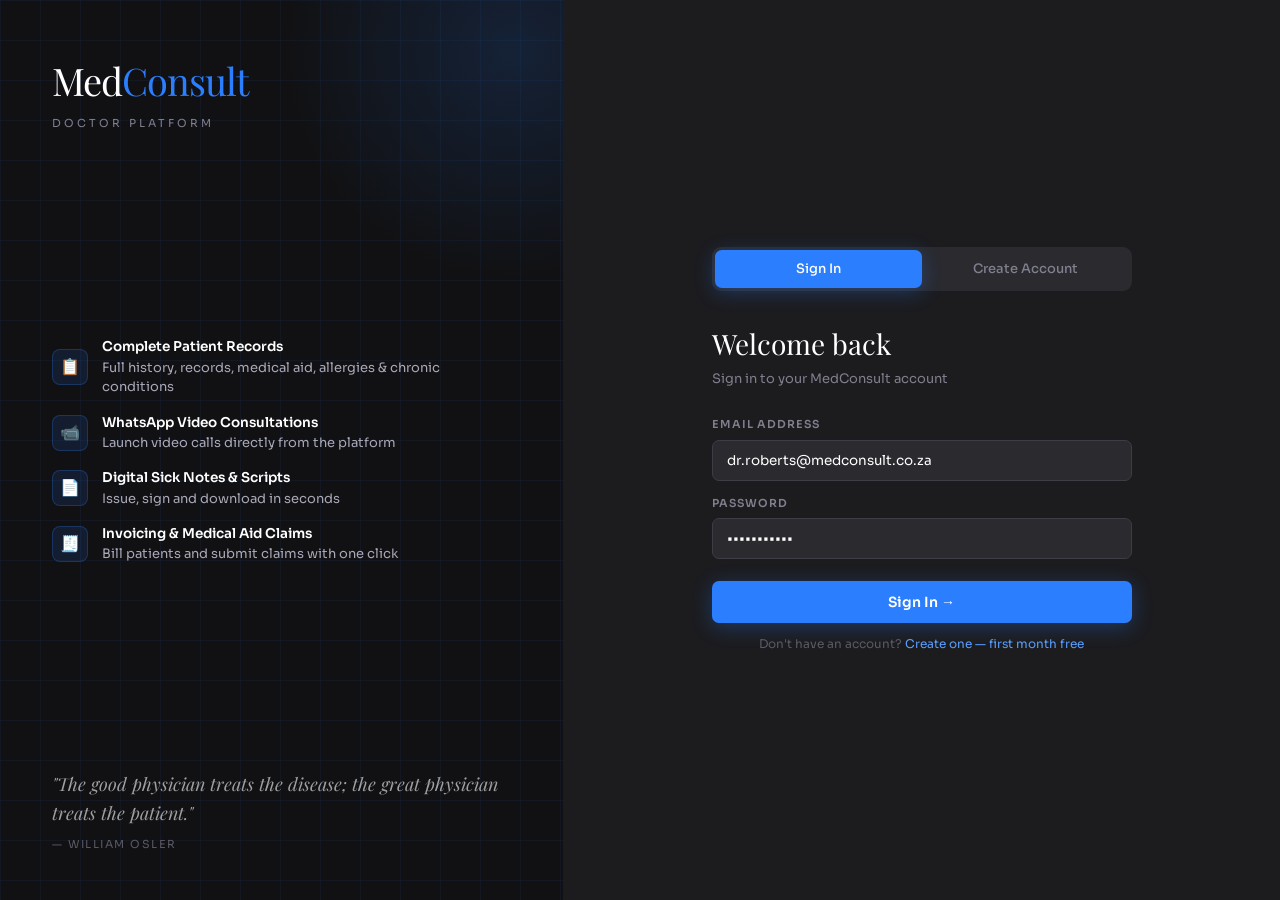
<file: medconsult-v3.html>
<!DOCTYPE html>
<html lang="en">
<head>
<meta charset="UTF-8">
<meta name="viewport" content="width=device-width, initial-scale=1.0">
<title>MedConsult — Doctor Platform</title>
<link href="https://fonts.googleapis.com/css2?family=Sora:wght@300;400;500;600;700&family=Playfair+Display:ital,wght@0,600;1,400&family=JetBrains+Mono:wght@400;500&display=swap" rel="stylesheet">
<style>
/* ── DESIGN TOKENS ──────────────────────────────────────── */
:root {
  /* Core palette */
  --black:       #0a0a0b;
  --grey-900:    #111113;
  --grey-800:    #1c1c1f;
  --grey-700:    #2a2a2f;
  --grey-600:    #3d3d45;
  --grey-500:    #5a5a65;
  --grey-400:    #7f7f8e;
  --grey-300:    #a8a8b8;
  --grey-200:    #d0d0da;
  --grey-100:    #e8e8ef;
  --grey-50:     #f4f4f7;
  --white:       #ffffff;

  /* Azure accent */
  --azure:       #2b7fff;
  --azure-light: #5b9fff;
  --azure-dark:  #1a5fcc;
  --azure-dim:   rgba(43,127,255,0.12);
  --azure-glow:  rgba(43,127,255,0.25);

  /* Semantic */
  --bg:          var(--grey-50);
  --surface:     var(--white);
  --surface2:    #f0f0f5;
  --ink:         var(--grey-900);
  --ink2:        var(--grey-500);
  --ink3:        var(--grey-300);
  --border:      var(--grey-200);
  --border-dark: var(--grey-600);

  --success:     #16a34a;
  --success-bg:  #f0fdf4;
  --warning:     #d97706;
  --warning-bg:  #fffbeb;
  --danger:      #dc2626;
  --danger-bg:   #fef2f2;

  --shadow-sm:   0 1px 3px rgba(0,0,0,0.08), 0 1px 2px rgba(0,0,0,0.04);
  --shadow:      0 4px 16px rgba(0,0,0,0.08), 0 2px 6px rgba(0,0,0,0.04);
  --shadow-lg:   0 20px 48px rgba(0,0,0,0.12), 0 8px 20px rgba(0,0,0,0.06);
  --shadow-azure:0 4px 20px rgba(43,127,255,0.3);

  --radius:      10px;
  --radius-sm:   7px;
  --radius-lg:   16px;

  --sidebar-w:   248px;
}

/* ── RESET ──────────────────────────────────────────────── */
*, *::before, *::after { box-sizing: border-box; margin: 0; padding: 0; }
body { font-family: 'Sora', sans-serif; background: var(--bg); color: var(--ink); min-height: 100vh; display: flex; font-size: 13.5px; line-height: 1.5; -webkit-font-smoothing: antialiased; }
button, input, select, textarea { font-family: 'Sora', sans-serif; }
a { text-decoration: none; color: inherit; }

/* ════════════════════════════════════════════════════════
   AUTH SCREEN
════════════════════════════════════════════════════════ */
#auth-screen {
  position: fixed; inset: 0; background: var(--black);
  z-index: 9000; display: flex; overflow: hidden;
}

.auth-left {
  width: 44%; position: relative; overflow: hidden;
  background: var(--grey-900);
  display: flex; flex-direction: column; justify-content: space-between;
  padding: 52px 52px 48px;
}

/* Animated grid background */
.auth-left::before {
  content: '';
  position: absolute; inset: 0;
  background-image:
    linear-gradient(rgba(43,127,255,0.06) 1px, transparent 1px),
    linear-gradient(90deg, rgba(43,127,255,0.06) 1px, transparent 1px);
  background-size: 40px 40px;
  animation: gridFloat 20s linear infinite;
}
.auth-left::after {
  content: '';
  position: absolute; top: -200px; right: -200px;
  width: 500px; height: 500px;
  background: radial-gradient(circle, rgba(43,127,255,0.15) 0%, transparent 65%);
  border-radius: 50%;
}
@keyframes gridFloat { 0% { transform: translateY(0) } 100% { transform: translateY(40px) } }

.auth-brand { position: relative; z-index: 1; }
.auth-brand-name { font-family: 'Playfair Display', serif; font-size: 38px; color: var(--white); letter-spacing: -1px; }
.auth-brand-name span { color: var(--azure); }
.auth-brand-tag { font-size: 11px; color: var(--grey-400); letter-spacing: 3px; text-transform: uppercase; margin-top: 6px; }

.auth-features { position: relative; z-index: 1; display: flex; flex-direction: column; gap: 16px; }
.auth-feature { display: flex; align-items: center; gap: 14px; }
.auth-feature-icon { width: 36px; height: 36px; background: var(--azure-dim); border: 1px solid var(--azure-glow); border-radius: 8px; display: flex; align-items: center; justify-content: center; font-size: 16px; flex-shrink: 0; }
.auth-feature-text { font-size: 13px; color: var(--grey-300); font-weight: 400; }
.auth-feature-text strong { color: var(--white); font-weight: 600; display: block; font-size: 13.5px; }

.auth-quote { position: relative; z-index: 1; }
.auth-quote-text { font-family: 'Playfair Display', serif; font-style: italic; font-size: 18px; color: rgba(255,255,255,0.6); line-height: 1.6; margin-bottom: 8px; }
.auth-quote-by { font-size: 11px; color: var(--grey-500); letter-spacing: 1.5px; text-transform: uppercase; }

.auth-right {
  flex: 1; display: flex; align-items: center; justify-content: center;
  padding: 48px 40px; background: var(--grey-800);
  overflow-y: auto;
}

.auth-box { width: 100%; max-width: 420px; }

.auth-tabs {
  display: flex; background: var(--grey-700); border-radius: 9px; padding: 3px;
  margin-bottom: 32px;
}
.auth-tab {
  flex: 1; text-align: center; padding: 9px; border-radius: 7px;
  cursor: pointer; font-size: 13px; font-weight: 500; color: var(--grey-400);
  transition: all 0.2s;
}
.auth-tab.active { background: var(--azure); color: var(--white); box-shadow: var(--shadow-azure); }

.auth-title { font-family: 'Playfair Display', serif; font-size: 28px; color: var(--white); margin-bottom: 4px; }
.auth-subtitle { font-size: 13px; color: var(--grey-400); margin-bottom: 28px; }
.auth-step-indicator { display: flex; align-items: center; gap: 8px; margin-bottom: 24px; }
.auth-step-dot { width: 28px; height: 4px; border-radius: 2px; background: var(--grey-600); transition: background 0.3s; }
.auth-step-dot.done { background: var(--azure); }

.auth-field { margin-bottom: 14px; }
.auth-field label { display: block; font-size: 11px; font-weight: 600; text-transform: uppercase; letter-spacing: 1px; color: var(--grey-400); margin-bottom: 7px; }
.auth-field input, .auth-field select {
  width: 100%; padding: 11px 14px;
  background: var(--grey-700); border: 1px solid var(--grey-600);
  border-radius: var(--radius-sm); color: var(--white); font-size: 13.5px;
  outline: none; transition: all 0.15s;
}
.auth-field input::placeholder { color: var(--grey-500); }
.auth-field input:focus, .auth-field select:focus { border-color: var(--azure); background: var(--grey-600); box-shadow: 0 0 0 3px var(--azure-dim); }
.auth-field select option { background: var(--grey-800); color: var(--white); }
.auth-2col { display: grid; grid-template-columns: 1fr 1fr; gap: 12px; }

.plan-grid { display: grid; grid-template-columns: 1fr 1fr; gap: 10px; margin-bottom: 20px; }
.plan-card {
  border: 1.5px solid var(--grey-600); border-radius: var(--radius); padding: 16px;
  cursor: pointer; transition: all 0.2s; position: relative; background: var(--grey-700);
}
.plan-card:hover { border-color: var(--azure-light); }
.plan-card.selected { border-color: var(--azure); background: rgba(43,127,255,0.1); box-shadow: 0 0 0 1px var(--azure); }
.plan-name { font-size: 13px; font-weight: 600; color: var(--white); margin-bottom: 4px; }
.plan-price { font-family: 'Playfair Display', serif; font-size: 22px; color: var(--azure-light); }
.plan-price span { font-family: 'Sora', sans-serif; font-size: 11px; color: var(--grey-400); }
.plan-features { font-size: 11px; color: var(--grey-400); margin-top: 6px; line-height: 1.6; }
.plan-badge { position: absolute; top: 8px; right: 8px; background: var(--azure); color: var(--white); font-size: 9px; font-weight: 700; padding: 2px 7px; border-radius: 20px; letter-spacing: 0.5px; }

.pay-section { background: var(--grey-700); border: 1px solid var(--grey-600); border-radius: var(--radius); padding: 16px; margin-bottom: 16px; }
.pay-section-title { font-size: 10px; text-transform: uppercase; letter-spacing: 1.5px; color: var(--grey-400); margin-bottom: 14px; font-weight: 600; }

.auth-btn {
  width: 100%; padding: 12px; background: var(--azure); color: var(--white);
  border: none; border-radius: var(--radius-sm); font-size: 14px; font-weight: 600;
  cursor: pointer; transition: all 0.15s; margin-top: 8px;
  box-shadow: var(--shadow-azure);
}
.auth-btn:hover { background: var(--azure-light); transform: translateY(-1px); box-shadow: 0 6px 24px rgba(43,127,255,0.4); }
.auth-btn:active { transform: translateY(0); }
.auth-btn-ghost { background: var(--grey-700); box-shadow: none; }
.auth-btn-ghost:hover { background: var(--grey-600); box-shadow: none; transform: none; }

.auth-note { text-align: center; font-size: 12px; color: var(--grey-500); margin-top: 12px; cursor: pointer; }
.auth-note span { color: var(--azure-light); }
.auth-secure { display: flex; align-items: center; justify-content: center; gap: 6px; font-size: 11px; color: var(--grey-500); margin-bottom: 12px; }

/* ════════════════════════════════════════════════════════
   SIDEBAR
════════════════════════════════════════════════════════ */
.sidebar {
  width: var(--sidebar-w); background: var(--grey-900);
  display: flex; flex-direction: column;
  position: fixed; top: 0; left: 0; bottom: 0; z-index: 100;
  border-right: 1px solid var(--grey-800);
}

.sidebar-logo {
  padding: 26px 20px 22px; border-bottom: 1px solid var(--grey-800);
  display: flex; align-items: center; gap: 12px;
}
.logo-mark {
  width: 34px; height: 34px; background: var(--azure); border-radius: 8px;
  display: flex; align-items: center; justify-content: center;
  font-size: 16px; flex-shrink: 0; box-shadow: var(--shadow-azure);
}
.logo-text { font-family: 'Playfair Display', serif; font-size: 19px; color: var(--white); letter-spacing: -0.3px; }
.logo-sub { font-size: 10px; color: var(--grey-500); letter-spacing: 1px; text-transform: uppercase; margin-top: 1px; }

.sidebar-nav { flex: 1; padding: 16px 12px; display: flex; flex-direction: column; gap: 1px; overflow-y: auto; }
.nav-group-label {
  font-size: 10px; letter-spacing: 1.5px; text-transform: uppercase;
  color: var(--grey-600); padding: 14px 10px 5px; font-weight: 600;
}
.nav-item {
  display: flex; align-items: center; gap: 10px; padding: 9px 10px;
  border-radius: var(--radius-sm); cursor: pointer;
  color: var(--grey-400); font-size: 13px; font-weight: 400;
  transition: all 0.15s; position: relative;
}
.nav-item:hover { background: var(--grey-800); color: var(--white); }
.nav-item.active {
  background: var(--azure-dim); color: var(--white); font-weight: 500;
  border: 1px solid rgba(43,127,255,0.2);
}
.nav-item.active::before {
  content: ''; position: absolute; left: 0; top: 50%; transform: translateY(-50%);
  width: 3px; height: 16px; background: var(--azure); border-radius: 0 2px 2px 0;
}
.nav-icon { font-size: 15px; width: 20px; text-align: center; flex-shrink: 0; }
.nav-badge {
  margin-left: auto; background: var(--azure); color: var(--white);
  font-size: 10px; font-weight: 700; padding: 1px 7px; border-radius: 20px; min-width: 20px; text-align: center;
}

.sidebar-user {
  padding: 14px 12px; border-top: 1px solid var(--grey-800);
  display: flex; align-items: center; gap: 10px; cursor: pointer;
  border-radius: 0;
}
.sidebar-user:hover { background: var(--grey-800); }
.user-avatar {
  width: 34px; height: 34px; background: var(--azure); border-radius: 8px;
  display: flex; align-items: center; justify-content: center;
  font-size: 12px; font-weight: 700; color: var(--white); flex-shrink: 0;
}
.user-name { font-size: 13px; font-weight: 600; color: var(--white); }
.user-role { font-size: 11px; color: var(--grey-500); }
.user-plan {
  margin-left: auto; background: var(--azure-dim); border: 1px solid rgba(43,127,255,0.3);
  color: var(--azure-light); font-size: 9px; font-weight: 700; padding: 2px 7px;
  border-radius: 20px; letter-spacing: 0.5px; text-transform: uppercase; white-space: nowrap;
}

/* ════════════════════════════════════════════════════════
   MAIN LAYOUT
════════════════════════════════════════════════════════ */
.main { margin-left: var(--sidebar-w); flex: 1; display: flex; flex-direction: column; min-height: 100vh; }

.topbar {
  background: var(--white); border-bottom: 1px solid var(--border);
  padding: 0 28px; height: 60px; display: flex; align-items: center;
  justify-content: space-between; position: sticky; top: 0; z-index: 50;
  box-shadow: var(--shadow-sm);
}
.topbar-left { display: flex; align-items: center; gap: 12px; }
.page-title { font-family: 'Playfair Display', serif; font-size: 19px; color: var(--ink); }
.topbar-right { display: flex; align-items: center; gap: 10px; }

.content { padding: 28px; flex: 1; }
.page { display: none; }
.page.active { display: block; animation: fadeIn 0.2s ease; }
@keyframes fadeIn { from { opacity: 0; transform: translateY(4px); } to { opacity: 1; transform: translateY(0); } }

/* ════════════════════════════════════════════════════════
   COMPONENTS
════════════════════════════════════════════════════════ */

/* Buttons */
.btn {
  padding: 8px 16px; border-radius: var(--radius-sm); font-size: 13px; font-weight: 500;
  cursor: pointer; border: none; font-family: 'Sora', sans-serif;
  transition: all 0.15s; display: inline-flex; align-items: center; gap: 6px;
  white-space: nowrap;
}
.btn-primary { background: var(--azure); color: var(--white); box-shadow: var(--shadow-azure); }
.btn-primary:hover { background: var(--azure-light); transform: translateY(-1px); }
.btn-ghost { background: transparent; color: var(--grey-500); border: 1px solid var(--border); }
.btn-ghost:hover { background: var(--grey-50); color: var(--ink); border-color: var(--grey-300); }
.btn-dark { background: var(--grey-900); color: var(--white); }
.btn-dark:hover { background: var(--grey-800); }
.btn-danger { background: var(--danger); color: var(--white); }
.btn-sm { padding: 5px 11px; font-size: 12px; }
.btn-xs { padding: 3px 8px; font-size: 11px; }

/* Search bar */
.searchbar {
  display: flex; align-items: center; gap: 8px;
  background: var(--grey-50); border: 1px solid var(--border);
  border-radius: var(--radius-sm); padding: 7px 12px;
}
.searchbar input { background: none; border: none; font-size: 13px; color: var(--ink); outline: none; width: 200px; }
.searchbar input::placeholder { color: var(--grey-300); }

/* Cards */
.card {
  background: var(--white); border: 1px solid var(--border); border-radius: var(--radius-lg);
  box-shadow: var(--shadow-sm); overflow: hidden;
}
.card-header {
  padding: 16px 20px; border-bottom: 1px solid var(--border);
  display: flex; align-items: center; justify-content: space-between;
}
.card-title { font-size: 14px; font-weight: 600; color: var(--ink); }
.card-sub { font-size: 12px; color: var(--ink2); }

/* Stats grid */
.stats-grid { display: grid; grid-template-columns: repeat(4, 1fr); gap: 16px; margin-bottom: 24px; }
.stat-card {
  background: var(--white); border: 1px solid var(--border); border-radius: var(--radius-lg);
  padding: 20px; box-shadow: var(--shadow-sm); position: relative; overflow: hidden;
}
.stat-card::after { content: ''; position: absolute; top: 0; left: 0; right: 0; height: 2px; background: var(--azure); border-radius: 2px 2px 0 0; }
.stat-label { font-size: 11px; text-transform: uppercase; letter-spacing: 1px; color: var(--ink2); margin-bottom: 8px; font-weight: 600; }
.stat-value { font-family: 'Playfair Display', serif; font-size: 34px; color: var(--ink); line-height: 1; }
.stat-delta { font-size: 12px; color: var(--grey-400); margin-top: 6px; }
.stat-delta.up { color: var(--success); }

/* Tables */
.table-wrap { overflow-x: auto; }
table { width: 100%; border-collapse: collapse; }
thead tr { background: var(--grey-50); }
th { text-align: left; font-size: 11px; text-transform: uppercase; letter-spacing: 0.8px; color: var(--ink2); padding: 11px 16px; font-weight: 600; border-bottom: 1px solid var(--border); }
td { padding: 13px 16px; border-bottom: 1px solid var(--border); font-size: 13px; vertical-align: middle; color: var(--ink); }
tr:last-child td { border-bottom: none; }
tbody tr:hover td { background: var(--grey-50); cursor: pointer; }

.p-cell { display: flex; align-items: center; gap: 10px; }
.mini-av { width: 30px; height: 30px; border-radius: 7px; display: flex; align-items: center; justify-content: center; font-size: 11px; font-weight: 700; color: var(--white); flex-shrink: 0; }

/* Pills */
.pill { font-size: 11px; font-weight: 600; padding: 3px 9px; border-radius: 20px; display: inline-block; }
.pill-blue { background: rgba(43,127,255,0.12); color: var(--azure); }
.pill-green { background: var(--success-bg); color: var(--success); }
.pill-yellow { background: var(--warning-bg); color: var(--warning); }
.pill-red { background: var(--danger-bg); color: var(--danger); }
.pill-grey { background: var(--grey-100); color: var(--grey-500); }

/* Schedule items */
.appt-row { display: flex; align-items: center; gap: 12px; padding: 12px 20px; border-bottom: 1px solid var(--border); cursor: pointer; transition: background 0.1s; }
.appt-row:last-child { border-bottom: none; }
.appt-row:hover { background: var(--grey-50); }
.appt-time { font-size: 12px; color: var(--ink2); width: 46px; text-align: right; font-family: 'JetBrains Mono', monospace; flex-shrink: 0; }
.appt-dot { width: 8px; height: 8px; border-radius: 50%; flex-shrink: 0; }
.appt-info { flex: 1; }
.appt-name { font-size: 13px; font-weight: 500; color: var(--ink); }
.appt-type { font-size: 11px; color: var(--ink2); margin-top: 1px; }

/* ════════════════════════════════════════════════════════
   MODALS
════════════════════════════════════════════════════════ */
.overlay {
  position: fixed; inset: 0; background: rgba(0,0,0,0.45); backdrop-filter: blur(3px);
  z-index: 1000; display: flex; align-items: center; justify-content: center; padding: 20px;
  opacity: 0; pointer-events: none; transition: opacity 0.2s;
}
.overlay.open { opacity: 1; pointer-events: all; }
.modal {
  background: var(--white); border-radius: var(--radius-lg); box-shadow: var(--shadow-lg);
  width: 100%; max-width: 620px; max-height: 92vh; overflow-y: auto;
  transform: translateY(12px) scale(0.99); transition: transform 0.2s;
  border: 1px solid var(--border);
}
.overlay.open .modal { transform: translateY(0) scale(1); }
.modal-lg { max-width: 820px; }
.modal-xl { max-width: 1000px; }
.modal-hd {
  padding: 22px 24px 0; display: flex; align-items: flex-start; justify-content: space-between;
  position: sticky; top: 0; background: var(--white); z-index: 1;
  border-bottom: 1px solid var(--border); padding-bottom: 16px;
  margin-bottom: 0;
}
.modal-title { font-family: 'Playfair Display', serif; font-size: 20px; color: var(--ink); }
.modal-close {
  background: var(--grey-100); border: none; width: 30px; height: 30px; border-radius: 50%;
  cursor: pointer; font-size: 16px; display: flex; align-items: center; justify-content: center;
  color: var(--ink2); transition: all 0.1s; flex-shrink: 0;
}
.modal-close:hover { background: var(--grey-200); color: var(--ink); }
.modal-body { padding: 20px 24px 24px; }

/* ════════════════════════════════════════════════════════
   FORMS
════════════════════════════════════════════════════════ */
.fg { display: flex; flex-direction: column; gap: 5px; }
.fg label { font-size: 11px; font-weight: 600; color: var(--ink2); text-transform: uppercase; letter-spacing: 0.6px; }
.fg input, .fg select, .fg textarea {
  padding: 9px 12px; border: 1px solid var(--border); border-radius: var(--radius-sm);
  font-size: 13.5px; background: var(--white); color: var(--ink); outline: none;
  transition: all 0.15s;
}
.fg input:focus, .fg select:focus, .fg textarea:focus { border-color: var(--azure); box-shadow: 0 0 0 3px var(--azure-dim); }
.fg textarea { resize: vertical; min-height: 76px; }
.form-grid { display: grid; grid-template-columns: 1fr 1fr; gap: 14px; }
.full { grid-column: 1 / -1; }
.form-actions { display: flex; gap: 8px; justify-content: flex-end; margin-top: 20px; padding-top: 16px; border-top: 1px solid var(--border); }

/* ════════════════════════════════════════════════════════
   PATIENT DETAIL TABS
════════════════════════════════════════════════════════ */
.tabs { display: flex; border-bottom: 1px solid var(--border); margin: 0 -24px; padding: 0 24px; gap: 0; }
.tab { padding: 10px 16px; cursor: pointer; font-size: 13px; font-weight: 500; color: var(--ink2); border-bottom: 2px solid transparent; margin-bottom: -1px; transition: all 0.15s; white-space: nowrap; }
.tab.active { color: var(--azure); border-bottom-color: var(--azure); }
.tab:hover:not(.active) { color: var(--ink); }
.tab-pane { padding: 20px 0; display: none; }
.tab-pane.active { display: block; }

/* ════════════════════════════════════════════════════════
   RECORD ITEMS
════════════════════════════════════════════════════════ */
.rec-item { background: var(--grey-50); border: 1px solid var(--border); border-radius: var(--radius); padding: 14px 16px; margin-bottom: 10px; }
.rec-date { font-size: 11px; color: var(--ink2); margin-bottom: 4px; font-family: 'JetBrains Mono', monospace; }
.rec-title { font-size: 13.5px; font-weight: 600; margin-bottom: 5px; display: flex; align-items: center; gap: 8px; }
.rec-notes { font-size: 13px; color: var(--ink2); line-height: 1.6; }

/* ════════════════════════════════════════════════════════
   SICK NOTE DOCUMENT
════════════════════════════════════════════════════════ */
.sickdoc {
  background: var(--white); border: 1px solid var(--grey-200); border-radius: 4px;
  padding: 48px 52px; position: relative; overflow: hidden;
  box-shadow: 0 4px 20px rgba(0,0,0,0.08);
}
.sickdoc-watermark {
  position: absolute; top: 50%; left: 50%;
  transform: translate(-50%,-50%) rotate(-30deg);
  font-size: 72px; color: rgba(43,127,255,0.04);
  font-family: 'Playfair Display', serif; white-space: nowrap;
  pointer-events: none; user-select: none;
}
.sickdoc-content { position: relative; z-index: 1; }
.sickdoc-head {
  display: flex; justify-content: space-between; align-items: flex-start;
  padding-bottom: 20px; margin-bottom: 28px;
  border-bottom: 3px solid var(--black);
}
.sickdoc-head::after { content: ''; position: absolute; bottom: 20px; left: 0; right: 0; height: 1px; background: var(--grey-300); }
.doc-practice { font-family: 'Playfair Display', serif; font-size: 22px; color: var(--black); }
.doc-practice-tag { font-size: 10px; letter-spacing: 2px; text-transform: uppercase; color: var(--grey-400); margin-top: 2px; }
.doc-dr-info { text-align: right; font-size: 12px; color: var(--grey-500); line-height: 1.8; }
.doc-dr-info strong { font-size: 13.5px; font-weight: 700; color: var(--black); display: block; }
.doc-cert-title { text-align: center; margin-bottom: 28px; }
.doc-cert-title h2 {
  font-family: 'Playfair Display', serif; font-size: 17px; letter-spacing: 4px; text-transform: uppercase;
  color: var(--black); display: inline-block; padding: 7px 28px;
  border: 2px solid var(--black);
}
.doc-body p { font-size: 13.5px; line-height: 2; color: var(--black); margin-bottom: 6px; }
.doc-blank { border-bottom: 1px solid #999; display: inline-block; min-width: 180px; vertical-align: bottom; }
.doc-foot { margin-top: 44px; display: flex; justify-content: space-between; align-items: flex-end; }
.doc-sig-block { text-align: center; min-width: 200px; }
.doc-sig-img { height: 58px; display: flex; align-items: center; justify-content: center; font-family: 'Playfair Display', serif; font-style: italic; font-size: 26px; color: var(--azure); border-bottom: 1px solid #999; margin-bottom: 5px; }
.doc-sig-label { font-size: 10px; color: var(--grey-500); letter-spacing: 0.5px; }
.doc-stamp { width: 74px; height: 74px; border-radius: 50%; border: 2.5px solid var(--azure); display: flex; flex-direction: column; align-items: center; justify-content: center; color: var(--azure); font-size: 8.5px; font-weight: 700; letter-spacing: 0.5px; text-align: center; text-transform: uppercase; }
.doc-ref-box { font-family: 'JetBrains Mono', monospace; font-size: 9px; color: var(--grey-400); border: 1px solid var(--grey-200); padding: 4px 8px; border-radius: 4px; }

/* ════════════════════════════════════════════════════════
   PRESCRIPTION DOCUMENT
════════════════════════════════════════════════════════ */
.rxdoc { background: var(--white); border: 1px solid var(--grey-200); border-radius: 4px; overflow: hidden; box-shadow: 0 4px 20px rgba(0,0,0,0.08); }
.rxdoc-header { background: var(--black); color: var(--white); padding: 22px 30px; display: flex; justify-content: space-between; align-items: flex-start; }
.rx-symbol { font-family: 'Playfair Display', serif; font-size: 52px; color: rgba(255,255,255,0.1); line-height: 1; }
.rx-badge { font-size: 10px; letter-spacing: 3px; text-transform: uppercase; color: var(--azure-light); margin-top: 2px; }
.rxdoc-dr { text-align: right; font-size: 12px; color: rgba(255,255,255,0.55); line-height: 1.8; }
.rxdoc-dr strong { font-size: 15px; font-weight: 700; color: var(--white); display: block; }
.rxdoc-dr .rx-azure { color: var(--azure-light); }
.rxdoc-body { padding: 24px 30px; }
.rx-patient-grid { display: grid; grid-template-columns: 1fr 1fr; gap: 16px; padding-bottom: 18px; margin-bottom: 18px; border-bottom: 1px dashed var(--border); }
.rx-field-label { font-size: 10px; text-transform: uppercase; letter-spacing: 1px; color: var(--ink2); margin-bottom: 3px; font-weight: 600; }
.rx-field-value { font-size: 13.5px; font-weight: 500; border-bottom: 1px solid var(--border); padding-bottom: 4px; color: var(--ink); }
.rx-diag { font-size: 12px; color: var(--ink2); margin-bottom: 16px; }
.rx-item { background: var(--grey-50); border-left: 3px solid var(--azure); padding: 12px 14px; margin-bottom: 10px; border-radius: 0 var(--radius-sm) var(--radius-sm) 0; }
.rx-item-name { font-size: 14px; font-weight: 700; color: var(--ink); margin-bottom: 3px; }
.rx-item-dose { font-size: 12.5px; color: var(--ink2); }
.rx-item-qty { font-size: 11px; color: var(--grey-400); margin-top: 2px; font-family: 'JetBrains Mono', monospace; }
.rx-repeats { font-size: 12px; color: var(--ink2); margin-bottom: 6px; }
.rx-ref { font-family: 'JetBrains Mono', monospace; font-size: 10px; color: var(--grey-400); }
.rxdoc-footer { background: var(--grey-50); border-top: 1px solid var(--border); padding: 18px 30px; display: flex; justify-content: space-between; align-items: flex-end; }
.rx-sig { font-family: 'Playfair Display', serif; font-style: italic; font-size: 24px; color: var(--azure); border-bottom: 1px solid #999; padding: 0 16px 3px; margin-bottom: 4px; }
.rx-sig-label { font-size: 10px; color: var(--grey-400); text-align: center; letter-spacing: 0.5px; text-transform: uppercase; }
.rx-disp-box { border: 1px solid var(--border); border-radius: var(--radius-sm); padding: 8px 12px; min-width: 140px; }
.rx-disp-label { font-size: 10px; text-transform: uppercase; letter-spacing: 1px; color: var(--grey-400); margin-bottom: 16px; }
.rxdoc-disclaimer { text-align: center; font-size: 10px; color: var(--grey-400); padding: 10px; border-top: 1px solid var(--border); background: var(--white); line-height: 1.6; }

/* ════════════════════════════════════════════════════════
   INVOICE DOCUMENT
════════════════════════════════════════════════════════ */
.invdoc { background: var(--white); padding: 40px; border: 1px solid var(--grey-200); border-radius: 4px; box-shadow: 0 4px 20px rgba(0,0,0,0.08); }
.invdoc-head { display: flex; justify-content: space-between; align-items: flex-start; margin-bottom: 32px; padding-bottom: 24px; border-bottom: 2px solid var(--black); }
.inv-logo { font-family: 'Playfair Display', serif; font-size: 26px; color: var(--black); }
.inv-logo em { color: var(--azure); font-style: normal; }
.inv-num { text-align: right; font-size: 12px; color: var(--grey-500); }
.inv-num strong { display: block; font-size: 20px; color: var(--black); font-family: 'Playfair Display', serif; margin-bottom: 4px; }
.inv-parties { display: grid; grid-template-columns: 1fr 1fr; gap: 32px; margin-bottom: 28px; }
.inv-party-label { font-size: 10px; text-transform: uppercase; letter-spacing: 1.5px; color: var(--grey-400); margin-bottom: 6px; font-weight: 600; }
.inv-party-name { font-weight: 700; font-size: 14px; margin-bottom: 3px; }
.inv-party-details { font-size: 12px; color: var(--grey-500); line-height: 1.8; }
.inv-table { width: 100%; border-collapse: collapse; margin-bottom: 20px; }
.inv-table th { font-size: 10px; text-transform: uppercase; letter-spacing: 1px; color: var(--grey-400); padding: 8px 10px; border-bottom: 2px solid var(--black); background: none; text-align: left; font-weight: 600; }
.inv-table td { padding: 11px 10px; border-bottom: 1px solid var(--border); background: none; font-size: 13px; }
.inv-totals { display: flex; flex-direction: column; align-items: flex-end; gap: 5px; margin-bottom: 24px; }
.inv-total-row { display: flex; gap: 48px; font-size: 13px; }
.inv-total-row.grand { font-weight: 700; font-size: 16px; padding-top: 10px; border-top: 2px solid var(--black); margin-top: 4px; }
.inv-total-label { color: var(--grey-400); }
.inv-aid-box { background: rgba(43,127,255,0.05); border: 1px solid rgba(43,127,255,0.2); border-radius: var(--radius-sm); padding: 14px 16px; margin-bottom: 20px; }
.inv-aid-title { font-weight: 600; color: var(--azure); font-size: 12.5px; margin-bottom: 7px; }
.inv-aid-grid { display: grid; grid-template-columns: 1fr 1fr; gap: 3px 20px; font-size: 11.5px; color: var(--ink2); }
.inv-footer { text-align: center; font-size: 11px; color: var(--grey-400); border-top: 1px solid var(--border); padding-top: 14px; line-height: 1.6; }

/* ════════════════════════════════════════════════════════
   SIGNATURE CANVAS
════════════════════════════════════════════════════════ */
.sig-wrap { border: 1.5px dashed var(--border); border-radius: var(--radius-sm); background: var(--white); position: relative; overflow: hidden; }
.sig-wrap canvas { display: block; cursor: crosshair; }
.sig-placeholder { position: absolute; inset: 0; display: flex; align-items: center; justify-content: center; font-size: 12px; color: var(--grey-300); pointer-events: none; transition: opacity 0.2s; }
.sig-actions { display: flex; gap: 6px; margin-top: 6px; }

/* ════════════════════════════════════════════════════════
   QUICK ACTIONS
════════════════════════════════════════════════════════ */
.qa-grid { display: grid; grid-template-columns: repeat(5, 1fr); gap: 12px; margin-bottom: 24px; }
.qa-card {
  background: var(--white); border: 1px solid var(--border); border-radius: var(--radius-lg);
  padding: 16px; cursor: pointer; transition: all 0.2s; text-align: center;
}
.qa-card:hover { border-color: var(--azure); box-shadow: 0 0 0 2px var(--azure-dim); transform: translateY(-1px); }
.qa-icon { font-size: 24px; margin-bottom: 8px; }
.qa-label { font-size: 12.5px; font-weight: 600; color: var(--ink); }
.qa-sub { font-size: 11px; color: var(--ink2); margin-top: 2px; }

/* ════════════════════════════════════════════════════════
   CONSULTATIONS PAGE
════════════════════════════════════════════════════════ */
.consult-grid { display: grid; grid-template-columns: 1fr 320px; gap: 20px; }
.video-box { background: var(--black); border-radius: var(--radius-lg); aspect-ratio: 16/9; display: flex; align-items: center; justify-content: center; position: relative; overflow: hidden; border: 1px solid var(--grey-800); }
.video-idle { display: flex; flex-direction: column; align-items: center; gap: 12px; color: var(--grey-600); }
.video-controls { display: flex; justify-content: center; gap: 10px; margin-top: 14px; }
.vid-btn { width: 46px; height: 46px; border-radius: 50%; border: 1px solid var(--border); cursor: pointer; font-size: 16px; display: flex; align-items: center; justify-content: center; transition: all 0.15s; background: var(--white); color: var(--ink); }
.vid-btn:hover { transform: scale(1.06); border-color: var(--grey-300); }
.vid-btn.end { background: var(--danger); color: var(--white); border-color: var(--danger); }
.wa-btn { display: flex; align-items: center; justify-content: center; gap: 10px; background: #25d366; color: var(--white); padding: 11px 16px; border-radius: var(--radius-sm); font-weight: 600; font-size: 13.5px; cursor: pointer; border: none; font-family: 'Sora', sans-serif; width: 100%; transition: background 0.15s; }
.wa-btn:hover { background: #20c05a; }

/* ════════════════════════════════════════════════════════
   SUBSCRIPTION PAGE
════════════════════════════════════════════════════════ */
.sub-hero { background: var(--black); border-radius: var(--radius-lg); padding: 28px 32px; color: var(--white); display: flex; align-items: center; justify-content: space-between; margin-bottom: 24px; position: relative; overflow: hidden; }
.sub-hero::before { content: ''; position: absolute; top: -80px; right: -80px; width: 240px; height: 240px; background: radial-gradient(circle, rgba(43,127,255,0.2) 0%, transparent 70%); border-radius: 50%; }
.sub-hero-text h2 { font-family: 'Playfair Display', serif; font-size: 22px; margin-bottom: 4px; }
.sub-hero-text p { font-size: 13px; color: rgba(255,255,255,0.5); }
.sub-status { background: rgba(43,127,255,0.2); border: 1px solid rgba(43,127,255,0.4); color: var(--azure-light); padding: 8px 18px; border-radius: 20px; font-size: 12px; font-weight: 700; letter-spacing: 0.5px; text-transform: uppercase; position: relative; z-index: 1; }

/* ════════════════════════════════════════════════════════
   TOAST
════════════════════════════════════════════════════════ */
.toast {
  position: fixed; bottom: 24px; right: 24px; z-index: 9999;
  padding: 12px 18px; border-radius: var(--radius); font-size: 13px;
  background: var(--grey-900); color: var(--white);
  box-shadow: var(--shadow-lg);
  transform: translateY(80px); opacity: 0; transition: all 0.3s;
  display: flex; align-items: center; gap: 8px; max-width: 340px;
}
.toast.show { transform: translateY(0); opacity: 1; }
.toast.success { background: var(--black); border-left: 3px solid var(--azure); }
.toast.error { background: var(--danger); }

/* ════════════════════════════════════════════════════════
   PATIENT DETAIL HEADER
════════════════════════════════════════════════════════ */
.pdetail-head { display: flex; align-items: center; gap: 16px; margin-bottom: 0; }
.pdetail-avatar { width: 60px; height: 60px; border-radius: 12px; display: flex; align-items: center; justify-content: center; font-size: 20px; font-weight: 700; color: var(--white); flex-shrink: 0; }
.pdetail-name { font-family: 'Playfair Display', serif; font-size: 22px; color: var(--ink); }
.pdetail-meta { font-size: 12px; color: var(--ink2); margin-top: 3px; }
.pdetail-actions { margin-left: auto; display: flex; gap: 7px; flex-wrap: wrap; }

/* Info grid */
.info-grid { display: grid; grid-template-columns: 1fr 1fr; gap: 10px; }
.info-cell { background: var(--grey-50); border: 1px solid var(--border); border-radius: var(--radius-sm); padding: 10px 14px; }
.info-cell-label { font-size: 10px; text-transform: uppercase; letter-spacing: 1px; color: var(--ink2); margin-bottom: 3px; font-weight: 600; }
.info-cell-value { font-size: 13px; font-weight: 500; color: var(--ink); }

/* Consult panel cards */
.cpanel { background: var(--white); border: 1px solid var(--border); border-radius: var(--radius-lg); padding: 18px; }
.cpanel h3 { font-size: 14px; font-weight: 600; margin-bottom: 14px; color: var(--ink); }
.upcoming-item { display: flex; align-items: center; gap: 10px; padding: 10px 0; border-bottom: 1px solid var(--border); }
.upcoming-item:last-child { border-bottom: none; }
.upcoming-time { background: var(--grey-100); color: var(--ink2); font-size: 11px; font-weight: 600; padding: 3px 8px; border-radius: 5px; font-family: 'JetBrains Mono', monospace; white-space: nowrap; }
.upcoming-name { font-size: 13px; font-weight: 500; }
.upcoming-type { font-size: 11px; color: var(--ink2); }

/* ════ RESPONSIVE ════ */
@media (max-width: 1100px) { .stats-grid { grid-template-columns: 1fr 1fr; } .qa-grid { grid-template-columns: repeat(3, 1fr); } }
@media (max-width: 860px) { .consult-grid { grid-template-columns: 1fr; } }
</style>
</head>
<body>

<!-- ══════════════════════════════════════════════════════════
     AUTH SCREEN
══════════════════════════════════════════════════════════ -->
<div id="auth-screen">
  <div class="auth-left">
    <div class="auth-brand">
      <div class="auth-brand-name">Med<span>Consult</span></div>
      <div class="auth-brand-tag">Doctor Platform</div>
    </div>
    <div class="auth-features">
      <div class="auth-feature"><div class="auth-feature-icon">📋</div><div class="auth-feature-text"><strong>Complete Patient Records</strong>Full history, records, medical aid, allergies & chronic conditions</div></div>
      <div class="auth-feature"><div class="auth-feature-icon">📹</div><div class="auth-feature-text"><strong>WhatsApp Video Consultations</strong>Launch video calls directly from the platform</div></div>
      <div class="auth-feature"><div class="auth-feature-icon">📄</div><div class="auth-feature-text"><strong>Digital Sick Notes & Scripts</strong>Issue, sign and download in seconds</div></div>
      <div class="auth-feature"><div class="auth-feature-icon">🧾</div><div class="auth-feature-text"><strong>Invoicing & Medical Aid Claims</strong>Bill patients and submit claims with one click</div></div>
    </div>
    <div class="auth-quote">
      <div class="auth-quote-text">"The good physician treats the disease; the great physician treats the patient."</div>
      <div class="auth-quote-by">— William Osler</div>
    </div>
  </div>

  <div class="auth-right">
    <div class="auth-box">
      <div class="auth-tabs">
        <div class="auth-tab active" onclick="switchAuth('login')">Sign In</div>
        <div class="auth-tab" onclick="switchAuth('signup')">Create Account</div>
      </div>

      <!-- LOGIN -->
      <div id="auth-login">
        <div class="auth-title">Welcome back</div>
        <div class="auth-subtitle">Sign in to your MedConsult account</div>
        <div class="auth-field"><label>Email Address</label><input type="email" id="l-email" placeholder="dr.name@practice.co.za" value="dr.roberts@medconsult.co.za"></div>
        <div class="auth-field"><label>Password</label><input type="password" id="l-pass" placeholder="••••••••" value="password123"></div>
        <button class="auth-btn" onclick="doLogin()">Sign In →</button>
        <div class="auth-note" onclick="switchAuth('signup')">Don't have an account? <span>Create one — first month free</span></div>
      </div>

      <!-- SIGNUP -->
      <div id="auth-signup" style="display:none">
        <!-- Step 1 -->
        <div id="ss1">
          <div class="auth-title">Create account</div>
          <div class="auth-subtitle">Step 1 of 3 — Your details</div>
          <div class="auth-step-indicator"><div class="auth-step-dot done"></div><div class="auth-step-dot"></div><div class="auth-step-dot"></div></div>
          <div class="auth-2col">
            <div class="auth-field"><label>First Name</label><input type="text" id="su-fn" placeholder="Jane"></div>
            <div class="auth-field"><label>Last Name</label><input type="text" id="su-ln" placeholder="Roberts"></div>
          </div>
          <div class="auth-field"><label>Email Address</label><input type="email" id="su-email" placeholder="dr@practice.co.za"></div>
          <div class="auth-field"><label>Password</label><input type="password" id="su-pw" placeholder="Min 8 characters"></div>
          <div class="auth-field"><label>Specialisation</label>
            <select id="su-spec">
              <option>General Practitioner</option><option>Internal Medicine</option><option>Paediatrician</option>
              <option>Gynaecologist</option><option>Cardiologist</option><option>Dermatologist</option>
              <option>Orthopaedic Surgeon</option><option>Psychiatrist</option><option>Other Specialist</option>
            </select>
          </div>
          <div class="auth-2col">
            <div class="auth-field"><label>HPCSA Number</label><input type="text" id="su-hpcsa" placeholder="MP0123456"></div>
            <div class="auth-field"><label>Practice Number</label><input type="text" id="su-pracnum" placeholder="0123456"></div>
          </div>
          <button class="auth-btn" onclick="ssGo(2)">Continue →</button>
          <div class="auth-note" onclick="switchAuth('login')">Already have an account? <span>Sign in</span></div>
        </div>
        <!-- Step 2 -->
        <div id="ss2" style="display:none">
          <div class="auth-title">Practice details</div>
          <div class="auth-subtitle">Step 2 of 3 — Your practice info</div>
          <div class="auth-step-indicator"><div class="auth-step-dot done"></div><div class="auth-step-dot done"></div><div class="auth-step-dot"></div></div>
          <div class="auth-field"><label>Practice Name</label><input type="text" id="su-pname" placeholder="Roberts Family Practice"></div>
          <div class="auth-field"><label>Practice Address</label><input type="text" id="su-paddr" placeholder="123 Medical Centre, Sandton, 2196"></div>
          <div class="auth-2col">
            <div class="auth-field"><label>Phone Number</label><input type="tel" id="su-pphone" placeholder="+27 11 123 4567"></div>
            <div class="auth-field"><label>VAT Number</label><input type="text" id="su-vat" placeholder="4123456789 (optional)"></div>
          </div>
          <div class="auth-field"><label>Bank Account (for patient EFT payments)</label><input type="text" id="su-bank" placeholder="e.g. FNB, Acc: 62123456, Branch: 250655"></div>
          <div class="auth-field"><label>Digital Signature Name (appears on documents)</label><input type="text" id="su-sig" placeholder="Dr. Jane Roberts" style="font-family:'Playfair Display',serif;font-style:italic;font-size:18px;color:var(--azure)"></div>
          <div style="display:flex;gap:10px;margin-top:4px">
            <button class="auth-btn auth-btn-ghost" style="flex:0 0 auto;width:auto;padding:11px 18px" onclick="ssGo(1)">← Back</button>
            <button class="auth-btn" style="flex:1" onclick="ssGo(3)">Continue →</button>
          </div>
        </div>
        <!-- Step 3 -->
        <div id="ss3" style="display:none">
          <div class="auth-title">Choose your plan</div>
          <div class="auth-subtitle">Step 3 of 3 — Subscription</div>
          <div class="auth-step-indicator"><div class="auth-step-dot done"></div><div class="auth-step-dot done"></div><div class="auth-step-dot done"></div></div>
          <div class="plan-grid">
            <div class="plan-card" id="pc-starter" onclick="selPlan('starter')">
              <div class="plan-name">Starter</div>
              <div class="plan-price">R 299<span>/month</span></div>
              <div class="plan-features">Up to 50 patients<br>All core features<br>Sick notes & scripts</div>
            </div>
            <div class="plan-card selected" id="pc-pro" onclick="selPlan('pro')">
              <div class="plan-badge">POPULAR</div>
              <div class="plan-name">Professional</div>
              <div class="plan-price">R 599<span>/month</span></div>
              <div class="plan-features">Unlimited patients<br>All features + API<br>Priority support</div>
            </div>
          </div>
          <div class="pay-section">
            <div class="pay-section-title">💳 Payment Details</div>
            <div class="auth-field"><label>Card Number</label><input type="text" id="su-card" placeholder="4242 4242 4242 4242" maxlength="19" oninput="fmtCard(this)"></div>
            <div class="auth-2col">
              <div class="auth-field"><label>Expiry</label><input type="text" id="su-exp" placeholder="MM / YY" maxlength="7" oninput="fmtExp(this)"></div>
              <div class="auth-field"><label>CVV</label><input type="text" id="su-cvv" placeholder="123" maxlength="4"></div>
            </div>
            <div class="auth-field"><label>Name on Card</label><input type="text" id="su-cname" placeholder="DR JANE ROBERTS"></div>
          </div>
          <div class="auth-secure">🔒 Payments processed securely · First month free · Cancel anytime</div>
          <div style="display:flex;gap:10px">
            <button class="auth-btn auth-btn-ghost" style="flex:0 0 auto;width:auto;padding:11px 18px" onclick="ssGo(2)">← Back</button>
            <button class="auth-btn" style="flex:1" onclick="doSignup()">🎉 Start Free Trial</button>
          </div>
        </div>
      </div>
    </div>
  </div>
</div>

<!-- ══════════════════════════════════════════════════════════
     APP — SIDEBAR
══════════════════════════════════════════════════════════ -->
<aside class="sidebar" id="app-sidebar" style="display:none">
  <div class="sidebar-logo">
    <div class="logo-mark">🩺</div>
    <div><div class="logo-text">MedConsult</div><div class="logo-sub">Doctor Platform</div></div>
  </div>
  <nav class="sidebar-nav">
    <div class="nav-group-label">Overview</div>
    <div class="nav-item active" onclick="nav('dashboard',this)"><span class="nav-icon">🏠</span> Dashboard</div>
    <div class="nav-item" onclick="nav('consultations',this)"><span class="nav-icon">📹</span> Consultations <span class="nav-badge">3</span></div>
    <div class="nav-group-label">Patients</div>
    <div class="nav-item" onclick="nav('patients',this)"><span class="nav-icon">👥</span> All Patients</div>
    <div class="nav-item" onclick="nav('records',this)"><span class="nav-icon">📋</span> Medical Records</div>
    <div class="nav-group-label">Documents</div>
    <div class="nav-item" onclick="nav('sicknotes',this)"><span class="nav-icon">📄</span> Sick Notes</div>
    <div class="nav-item" onclick="nav('scripts',this)"><span class="nav-icon">💊</span> Prescriptions</div>
    <div class="nav-group-label">Billing</div>
    <div class="nav-item" onclick="nav('invoices',this)"><span class="nav-icon">🧾</span> Invoices</div>
    <div class="nav-item" onclick="nav('claims',this)"><span class="nav-icon">🏥</span> Med Aid Claims</div>
    <div class="nav-group-label">Account</div>
    <div class="nav-item" onclick="nav('subscription',this)"><span class="nav-icon">⭐</span> Subscription</div>
  </nav>
  <div class="sidebar-user" onclick="nav('subscription',document.querySelector('[onclick*=subscription]'))">
    <div class="user-avatar" id="sb-av">DR</div>
    <div><div class="user-name" id="sb-name">Dr. Roberts</div><div class="user-role" id="sb-role">General Practitioner</div></div>
    <div class="user-plan" id="sb-plan">PRO</div>
  </div>
</aside>

<!-- ══════════════════════════════════════════════════════════
     APP — MAIN
══════════════════════════════════════════════════════════ -->
<main class="main" id="app-main" style="display:none">
  <div class="topbar">
    <div class="topbar-left">
      <div class="page-title" id="pg-title">Dashboard</div>
    </div>
    <div class="topbar-right">
      <div class="searchbar"><span style="color:var(--grey-300)">⌕</span><input placeholder="Search patients…" oninput="globalSearch(this.value)"></div>
      <button class="btn btn-primary" onclick="showAddPatient()">+ New Patient</button>
      <button class="btn btn-ghost btn-sm" onclick="doLogout()" title="Sign out" style="font-size:16px;padding:6px 10px">↩</button>
    </div>
  </div>
  <div class="content">

    <!-- DASHBOARD -->
    <div class="page active" id="pg-dashboard">
      <div class="stats-grid">
        <div class="stat-card"><div class="stat-label">Total Patients</div><div class="stat-value" id="s-patients">0</div><div class="stat-delta up">↑ 3 this month</div></div>
        <div class="stat-card"><div class="stat-label">Today's Appointments</div><div class="stat-value">4</div><div class="stat-delta">2 video · 2 in-person</div></div>
        <div class="stat-card"><div class="stat-label">Pending Invoices</div><div class="stat-value" id="s-invoices">0</div><div class="stat-delta">R 12,450 outstanding</div></div>
        <div class="stat-card"><div class="stat-label">Docs Issued</div><div class="stat-value" id="s-docs">0</div><div class="stat-delta up">This month</div></div>
      </div>
      <div class="qa-grid">
        <div class="qa-card" onclick="nav('consultations',document.querySelector('[onclick*=consultations]'))"><div class="qa-icon">📹</div><div class="qa-label">Consultation</div><div class="qa-sub">WhatsApp Video</div></div>
        <div class="qa-card" onclick="nav('sicknotes',document.querySelector('[onclick*=sicknotes]'))"><div class="qa-icon">📄</div><div class="qa-label">Sick Note</div><div class="qa-sub">Issue & download</div></div>
        <div class="qa-card" onclick="nav('scripts',document.querySelector('[onclick*=scripts]'))"><div class="qa-icon">💊</div><div class="qa-label">Prescription</div><div class="qa-sub">E-script</div></div>
        <div class="qa-card" onclick="showAddInvoice()"><div class="qa-icon">🧾</div><div class="qa-label">Invoice</div><div class="qa-sub">Bill a patient</div></div>
        <div class="qa-card" onclick="nav('claims',document.querySelector('[onclick*=claims]'))"><div class="qa-icon">🏥</div><div class="qa-label">Med Aid Claim</div><div class="qa-sub">Submit claim</div></div>
      </div>
      <div style="display:grid;grid-template-columns:1fr 340px;gap:20px">
        <div class="card"><div class="card-header"><div class="card-title">Today's Schedule</div><div class="card-sub" id="d-date"></div></div><div id="d-schedule"></div></div>
        <div class="card"><div class="card-header"><div class="card-title">Recent Patients</div></div><div id="d-recent"></div></div>
      </div>
    </div>

    <!-- CONSULTATIONS -->
    <div class="page" id="pg-consultations">
      <div class="consult-grid">
        <div>
          <div class="video-box" id="video-area"><div class="video-idle"><div style="font-size:48px;opacity:.3">📹</div><div style="font-size:14px;font-weight:500;color:var(--grey-500)">No active consultation</div><div style="font-size:12px;color:var(--grey-600)">Select a patient below to start a call</div></div></div>
          <div class="video-controls">
            <button class="vid-btn" title="Mic">🎙️</button>
            <button class="vid-btn" title="Camera">📷</button>
            <button class="vid-btn" title="Share">🖥️</button>
            <button class="vid-btn end" onclick="endCall()">📵</button>
          </div>
        </div>
        <div style="display:flex;flex-direction:column;gap:14px">
          <div class="cpanel">
            <h3>Start WhatsApp Video Call</h3>
            <div class="fg" style="margin-bottom:10px"><label>Patient</label><select id="c-patient" onchange="cUpdateNum()"></select></div>
            <div class="fg" style="margin-bottom:14px"><label>WhatsApp Number</label><input type="tel" id="c-num" placeholder="+27 71 234 5678"></div>
            <button class="wa-btn" onclick="startWACall(event)"><span style="font-size:18px">📱</span> Open WhatsApp Video Call</button>
            <div style="font-size:11px;color:var(--grey-300);margin-top:7px;text-align:center">Opens WhatsApp to initiate a video consultation</div>
          </div>
          <div class="cpanel"><h3>Today's Video Appointments</h3><div id="c-upcoming"></div></div>
          <div class="cpanel"><h3>Session Notes</h3><textarea placeholder="Notes for this session…" style="width:100%;min-height:90px;border:1px solid var(--border);border-radius:var(--radius-sm);padding:9px 12px;font-family:'Sora',sans-serif;font-size:13px;color:var(--ink);resize:vertical;outline:none"></textarea><button class="btn btn-primary" style="width:100%;margin-top:8px" onclick="toast('Notes saved','success')">Save Notes</button></div>
        </div>
      </div>
    </div>

    <!-- PATIENTS -->
    <div class="page" id="pg-patients">
      <div style="display:flex;align-items:center;justify-content:space-between;margin-bottom:18px">
        <div style="font-size:13px;color:var(--ink2)"><span id="pc-count">0</span> patients registered</div>
        <button class="btn btn-primary" onclick="showAddPatient()">+ Add Patient</button>
      </div>
      <div class="card">
        <div class="card-header"><div class="card-title">Patient Registry</div><div class="searchbar" style="width:190px"><span style="color:var(--grey-300)">⌕</span><input placeholder="Filter…" oninput="filterPats(this.value)"></div></div>
        <div class="table-wrap"><table><thead><tr><th>Patient</th><th>ID / DOB</th><th>Contact</th><th>Medical Aid</th><th>Status</th><th>Actions</th></tr></thead><tbody id="pt-body"></tbody></table></div>
      </div>
    </div>

    <!-- RECORDS -->
    <div class="page" id="pg-records">
      <div style="display:flex;align-items:center;justify-content:space-between;margin-bottom:18px"><div style="font-size:13px;color:var(--ink2)">Patient medical records</div><button class="btn btn-primary" onclick="showAddRecord()">+ Add Record</button></div>
      <div class="card" style="margin-bottom:16px"><div class="card-header"><div class="card-title">Select Patient</div></div><div style="padding:16px 20px"><select id="rec-pat-sel" onchange="loadRecords(this.value)" style="width:100%;max-width:380px;padding:9px 12px;border:1px solid var(--border);border-radius:var(--radius-sm);font-size:13px;color:var(--ink);outline:none"><option value="">— Select a patient —</option></select></div></div>
      <div id="rec-display"></div>
    </div>

    <!-- SICK NOTES -->
    <div class="page" id="pg-sicknotes">
      <div style="display:flex;align-items:center;justify-content:space-between;margin-bottom:18px"><div style="font-size:13px;color:var(--ink2)">Issue and manage medical certificates</div><button class="btn btn-primary" onclick="showAddSN()">+ Issue Sick Note</button></div>
      <div class="card"><div class="card-header"><div class="card-title">Sick Notes Issued</div></div><div class="table-wrap"><table><thead><tr><th>Reference</th><th>Patient</th><th>Date Issued</th><th>Rest Period</th><th>Diagnosis</th><th>Actions</th></tr></thead><tbody id="sn-body"></tbody></table></div></div>
    </div>

    <!-- SCRIPTS -->
    <div class="page" id="pg-scripts">
      <div style="display:flex;align-items:center;justify-content:space-between;margin-bottom:18px"><div style="font-size:13px;color:var(--ink2)">Electronic prescriptions</div><button class="btn btn-primary" onclick="showAddRX()">+ New Prescription</button></div>
      <div class="card"><div class="card-header"><div class="card-title">Prescription History</div></div><div class="table-wrap"><table><thead><tr><th>Script Ref</th><th>Patient</th><th>Date</th><th>Medications</th><th>Repeats</th><th>Actions</th></tr></thead><tbody id="rx-body"></tbody></table></div></div>
    </div>

    <!-- INVOICES -->
    <div class="page" id="pg-invoices">
      <div style="display:flex;align-items:center;justify-content:space-between;margin-bottom:18px"><div style="font-size:13px;color:var(--ink2)"><span id="inv-count">0</span> invoices</div><button class="btn btn-primary" onclick="showAddInvoice()">+ Create Invoice</button></div>
      <div class="card"><div class="card-header"><div class="card-title">Invoices</div></div><div class="table-wrap"><table><thead><tr><th>Invoice #</th><th>Patient</th><th>Date</th><th>Services</th><th>Amount</th><th>Status</th><th>Actions</th></tr></thead><tbody id="inv-body"></tbody></table></div></div>
    </div>

    <!-- CLAIMS -->
    <div class="page" id="pg-claims">
      <div style="display:flex;align-items:center;justify-content:space-between;margin-bottom:18px"><div style="font-size:13px;color:var(--ink2)">Submit and track medical aid claims</div><button class="btn btn-primary" onclick="showAddClaim()">+ Submit Claim</button></div>
      <div class="card"><div class="card-header"><div class="card-title">Medical Aid Claims</div></div><div class="table-wrap"><table><thead><tr><th>Claim Ref</th><th>Patient</th><th>Medical Aid</th><th>ICD-10</th><th>Amount</th><th>Submitted</th><th>Status</th></tr></thead><tbody id="cl-body"></tbody></table></div></div>
    </div>

    <!-- SUBSCRIPTION -->
    <div class="page" id="pg-subscription">
      <div class="sub-hero"><div class="sub-hero-text"><h2>Your Subscription</h2><p>Manage your plan, billing and payment details</p></div><div class="sub-status" id="sub-badge">PRO — Active</div></div>
      <div style="display:grid;grid-template-columns:1fr 1fr;gap:20px">
        <div class="card"><div class="card-header"><div class="card-title">Current Plan</div></div><div id="sub-plan-body" style="padding:20px"></div></div>
        <div class="card"><div class="card-header"><div class="card-title">Payment Method</div></div><div id="sub-pay-body" style="padding:20px"></div></div>
        <div class="card" style="grid-column:1/-1"><div class="card-header"><div class="card-title">Billing History</div></div><div id="sub-history" style="padding:16px 20px"></div></div>
      </div>
    </div>

  </div>
</main>

<!-- ══════════════════════════════════════════════════════════
     MODALS
══════════════════════════════════════════════════════════ -->

<!-- ADD/EDIT PATIENT -->
<div class="overlay" id="m-patient">
  <div class="modal">
    <div class="modal-hd"><div class="modal-title" id="m-patient-title">Add Patient</div><button class="modal-close" onclick="closeM('m-patient')">×</button></div>
    <div class="modal-body">
      <div class="form-grid">
        <div class="fg"><label>First Name *</label><input id="p-fn" placeholder="Sarah"></div>
        <div class="fg"><label>Last Name *</label><input id="p-ln" placeholder="Johnson"></div>
        <div class="fg"><label>Date of Birth</label><input type="date" id="p-dob"></div>
        <div class="fg"><label>SA ID Number</label><input id="p-id" placeholder="9001015009087"></div>
        <div class="fg"><label>Gender</label><select id="p-gen"><option>Female</option><option>Male</option><option>Non-binary</option><option>Prefer not to say</option></select></div>
        <div class="fg"><label>Blood Type</label><select id="p-bl"><option value="">Unknown</option><option>A+</option><option>A-</option><option>B+</option><option>B-</option><option>AB+</option><option>AB-</option><option>O+</option><option>O-</option></select></div>
        <div class="fg"><label>Phone</label><input type="tel" id="p-ph" placeholder="+27 71 234 5678"></div>
        <div class="fg"><label>WhatsApp</label><input type="tel" id="p-wa" placeholder="+27 71 234 5678"></div>
        <div class="fg full"><label>Email</label><input type="email" id="p-em" placeholder="patient@email.com"></div>
        <div class="fg full"><label>Address</label><textarea id="p-addr" rows="2" placeholder="Street, City, Province, Code"></textarea></div>
        <div class="fg"><label>Medical Aid Provider</label><select id="p-aid"><option value="">None / Private</option><option>Discovery Health</option><option>Momentum Health</option><option>Bonitas</option><option>Medihelp</option><option>GEMS</option><option>Bestmed</option><option>Fedhealth</option><option>Hosmed</option><option>Other</option></select></div>
        <div class="fg"><label>Member Number</label><input id="p-aidnum" placeholder="Member number"></div>
        <div class="fg"><label>Plan / Option</label><input id="p-aidplan" placeholder="e.g. Classic Delta"></div>
        <div class="fg"><label>Principal Member</label><input id="p-principal" placeholder="If different"></div>
        <div class="fg full"><label>Allergies</label><input id="p-allerg" placeholder="e.g. Penicillin, Aspirin, Latex"></div>
        <div class="fg full"><label>Chronic Conditions</label><input id="p-chronic" placeholder="e.g. Diabetes Type 2, Hypertension"></div>
        <div class="fg full"><label>Emergency Contact</label><input id="p-emer" placeholder="Name & Phone Number"></div>
      </div>
      <div class="form-actions"><button class="btn btn-ghost" onclick="closeM('m-patient')">Cancel</button><button class="btn btn-primary" onclick="savePat()">Save Patient</button></div>
    </div>
  </div>
</div>

<!-- PATIENT DETAIL -->
<div class="overlay" id="m-detail">
  <div class="modal modal-lg">
    <div class="modal-hd">
      <div class="pdetail-head" style="flex:1">
        <div class="pdetail-avatar" id="d-av"></div>
        <div><div class="pdetail-name" id="d-name"></div><div class="pdetail-meta" id="d-meta"></div></div>
        <div class="pdetail-actions">
          <button class="btn btn-ghost btn-sm" onclick="editCurPat()">✏️ Edit</button>
          <button class="btn btn-ghost btn-sm" onclick="snForPat()">📄 Sick Note</button>
          <button class="btn btn-ghost btn-sm" onclick="rxForPat()">💊 Script</button>
          <button class="btn btn-primary btn-sm" onclick="callFromDetail()">📱 WhatsApp</button>
        </div>
      </div>
      <button class="modal-close" onclick="closeM('m-detail')">×</button>
    </div>
    <div class="modal-body">
      <div class="tabs">
        <div class="tab active" onclick="swTab(0)">Overview</div>
        <div class="tab" onclick="swTab(1)">Records</div>
        <div class="tab" onclick="swTab(2)">Invoices</div>
        <div class="tab" onclick="swTab(3)">Documents</div>
      </div>
      <div class="tab-pane active" id="tp-0"><div class="info-grid" id="d-info"></div></div>
      <div class="tab-pane" id="tp-1"><div style="display:flex;justify-content:flex-end;margin-bottom:12px"><button class="btn btn-primary btn-sm" onclick="addRecForCur()">+ Add Record</button></div><div id="d-recs"></div></div>
      <div class="tab-pane" id="tp-2"><div style="display:flex;justify-content:flex-end;margin-bottom:12px"><button class="btn btn-primary btn-sm" onclick="invForCur()">+ Invoice</button></div><div id="d-invs"></div></div>
      <div class="tab-pane" id="tp-3"><div id="d-docs"></div></div>
    </div>
  </div>
</div>

<!-- ADD RECORD -->
<div class="overlay" id="m-record">
  <div class="modal">
    <div class="modal-hd"><div class="modal-title">Add Medical Record</div><button class="modal-close" onclick="closeM('m-record')">×</button></div>
    <div class="modal-body">
      <div class="form-grid">
        <div class="fg full"><label>Patient *</label><select id="r-pat"></select></div>
        <div class="fg"><label>Date</label><input type="date" id="r-date"></div>
        <div class="fg"><label>Consultation Type</label><select id="r-type"><option>In-Person</option><option>Video Call (WhatsApp)</option><option>Phone Call</option><option>Follow-Up</option></select></div>
        <div class="fg full"><label>Diagnosis *</label><input id="r-diag" placeholder="e.g. Upper Respiratory Tract Infection"></div>
        <div class="fg"><label>ICD-10 Code</label><input id="r-icd" placeholder="e.g. J06.9"></div>
        <div class="fg"><label>Vitals</label><input id="r-vit" placeholder="BP, HR, Temp, SpO2…"></div>
        <div class="fg full"><label>Treatment / Notes</label><textarea id="r-notes" placeholder="Findings, treatment plan, clinical notes…"></textarea></div>
        <div class="fg full"><label>Prescribed Medication</label><input id="r-meds" placeholder="e.g. Amoxicillin 500mg TDS × 5 days"></div>
        <div class="fg"><label>Follow-Up Date</label><input type="date" id="r-fu"></div>
        <div class="fg"><label>Referred To</label><input id="r-ref" placeholder="Specialist / Hospital"></div>
      </div>
      <div class="form-actions"><button class="btn btn-ghost" onclick="closeM('m-record')">Cancel</button><button class="btn btn-primary" onclick="saveRec()">Save Record</button></div>
    </div>
  </div>
</div>

<!-- SICK NOTE COMPOSER -->
<div class="overlay" id="m-sn">
  <div class="modal modal-xl">
    <div class="modal-hd"><div class="modal-title">Issue Medical Certificate / Sick Note</div><button class="modal-close" onclick="closeM('m-sn')">×</button></div>
    <div class="modal-body">
      <div style="display:grid;grid-template-columns:340px 1fr;gap:24px;align-items:start">
        <!-- FORM -->
        <div>
          <div class="fg" style="margin-bottom:12px"><label>Patient *</label><select id="sn-pat" onchange="snPrev()"></select></div>
          <div class="fg" style="margin-bottom:12px"><label>Date Issued</label><input type="date" id="sn-date" oninput="snPrev()"></div>
          <div style="display:grid;grid-template-columns:1fr 1fr;gap:10px;margin-bottom:12px">
            <div class="fg"><label>Rest From</label><input type="date" id="sn-from" oninput="snPrev()"></div>
            <div class="fg"><label>Rest To</label><input type="date" id="sn-to" oninput="snPrev()"></div>
          </div>
          <div class="fg" style="margin-bottom:12px"><label>Diagnosis / Reason</label><input id="sn-diag" placeholder="e.g. Acute Respiratory Illness" oninput="snPrev()"></div>
          <div class="fg" style="margin-bottom:12px"><label>ICD-10 Code (optional)</label><input id="sn-icd" placeholder="e.g. J06.9" oninput="snPrev()"></div>
          <div class="fg" style="margin-bottom:16px"><label>Instructions</label><textarea id="sn-inst" rows="3" placeholder="e.g. Patient advised bed rest and adequate fluids." oninput="snPrev()"></textarea></div>
          <div class="fg" style="margin-bottom:8px"><label>Doctor's Signature</label></div>
          <div class="sig-wrap">
            <canvas id="sig-sn" width="320" height="80" style="width:100%"></canvas>
            <div class="sig-placeholder" id="sn-sig-hint">Sign here with mouse or finger</div>
          </div>
          <div class="sig-actions"><button class="btn btn-ghost btn-xs" onclick="clrSig('sn')">Clear</button><button class="btn btn-ghost btn-xs" onclick="typeSig('sn')">Use Typed Signature</button></div>
        </div>
        <!-- PREVIEW -->
        <div>
          <div style="font-size:11px;text-transform:uppercase;letter-spacing:1px;color:var(--ink2);margin-bottom:10px;font-weight:600">Live Preview</div>
          <div style="overflow:auto;max-height:520px;border-radius:var(--radius);border:1px solid var(--border)">
            <div id="sn-preview" style="transform:scale(0.72);transform-origin:top left;width:139%"></div>
          </div>
        </div>
      </div>
      <div class="form-actions">
        <button class="btn btn-ghost" onclick="closeM('m-sn')">Cancel</button>
        <button class="btn btn-ghost" onclick="snPrev();openM('m-sn-view')">👁 Full View</button>
        <button class="btn btn-primary" onclick="saveSN()">✓ Issue & Save</button>
      </div>
    </div>
  </div>
</div>

<!-- SICK NOTE FULL VIEW -->
<div class="overlay" id="m-sn-view">
  <div class="modal modal-lg">
    <div class="modal-hd"><div class="modal-title">Medical Certificate</div><button class="modal-close" onclick="closeM('m-sn-view')">×</button></div>
    <div class="modal-body"><div id="sn-view-body"></div>
      <div class="form-actions"><button class="btn btn-ghost" onclick="closeM('m-sn-view')">Close</button><button class="btn btn-primary" onclick="printEl('sn-view-body')">🖨 Print / Save as PDF</button></div>
    </div>
  </div>
</div>

<!-- PRESCRIPTION COMPOSER -->
<div class="overlay" id="m-rx">
  <div class="modal modal-xl">
    <div class="modal-hd"><div class="modal-title">New Electronic Prescription</div><button class="modal-close" onclick="closeM('m-rx')">×</button></div>
    <div class="modal-body">
      <div style="display:grid;grid-template-columns:340px 1fr;gap:24px;align-items:start">
        <!-- FORM -->
        <div>
          <div class="fg" style="margin-bottom:12px"><label>Patient *</label><select id="rx-pat" onchange="rxPrev()"></select></div>
          <div class="fg" style="margin-bottom:12px"><label>Date</label><input type="date" id="rx-date" oninput="rxPrev()"></div>
          <div class="fg" style="margin-bottom:12px"><label>Diagnosis (for records)</label><input id="rx-diag" placeholder="e.g. Hypertension" oninput="rxPrev()"></div>
          <div class="fg" style="margin-bottom:16px"><label>Repeats Allowed</label><select id="rx-rep" onchange="rxPrev()"><option value="0">No repeats (once only)</option><option value="1">1 repeat</option><option value="2">2 repeats</option><option value="3">3 repeats (chronic)</option><option value="5">5 repeats (chronic)</option><option value="11">11 repeats (annual)</option></select></div>
          <div style="font-size:11px;font-weight:600;text-transform:uppercase;letter-spacing:1px;color:var(--ink2);margin-bottom:10px">Medications</div>
          <div id="rx-meds-wrap"></div>
          <button class="btn btn-ghost btn-sm" style="width:100%;margin-top:8px" onclick="addRXMed()">+ Add Medication</button>
          <div class="fg" style="margin-top:16px;margin-bottom:8px"><label>Signature</label></div>
          <div class="sig-wrap">
            <canvas id="sig-rx" width="300" height="72" style="width:100%"></canvas>
            <div class="sig-placeholder" id="rx-sig-hint">Sign here</div>
          </div>
          <div class="sig-actions"><button class="btn btn-ghost btn-xs" onclick="clrSig('rx')">Clear</button><button class="btn btn-ghost btn-xs" onclick="typeSig('rx')">Use Typed</button></div>
        </div>
        <!-- PREVIEW -->
        <div>
          <div style="font-size:11px;text-transform:uppercase;letter-spacing:1px;color:var(--ink2);margin-bottom:10px;font-weight:600">Live Preview</div>
          <div style="overflow:auto;max-height:520px;border-radius:var(--radius);border:1px solid var(--border)">
            <div id="rx-preview" style="transform:scale(0.7);transform-origin:top left;width:143%"></div>
          </div>
        </div>
      </div>
      <div class="form-actions">
        <button class="btn btn-ghost" onclick="closeM('m-rx')">Cancel</button>
        <button class="btn btn-ghost" onclick="rxPrev();openM('m-rx-view')">👁 Full View</button>
        <button class="btn btn-primary" onclick="saveRX()">✓ Issue & Save</button>
      </div>
    </div>
  </div>
</div>

<!-- PRESCRIPTION FULL VIEW -->
<div class="overlay" id="m-rx-view">
  <div class="modal modal-lg">
    <div class="modal-hd"><div class="modal-title">Prescription</div><button class="modal-close" onclick="closeM('m-rx-view')">×</button></div>
    <div class="modal-body"><div id="rx-view-body"></div>
      <div class="form-actions"><button class="btn btn-ghost" onclick="closeM('m-rx-view')">Close</button><button class="btn btn-primary" onclick="printEl('rx-view-body')">🖨 Print / Save as PDF</button></div>
    </div>
  </div>
</div>

<!-- INVOICE COMPOSER -->
<div class="overlay" id="m-inv">
  <div class="modal modal-lg">
    <div class="modal-hd"><div class="modal-title">Create Invoice</div><button class="modal-close" onclick="closeM('m-inv')">×</button></div>
    <div class="modal-body">
      <div class="form-grid">
        <div class="fg full"><label>Patient</label><select id="i-pat" onchange="iPatChange()"></select></div>
        <div class="fg"><label>Invoice Date</label><input type="date" id="i-date"></div>
        <div class="fg"><label>Due Date</label><input type="date" id="i-due"></div>
      </div>
      <div style="margin:16px 0 8px;font-size:11px;font-weight:600;text-transform:uppercase;letter-spacing:1px;color:var(--ink2)">Line Items</div>
      <div id="i-lines"></div>
      <button class="btn btn-ghost btn-sm" style="width:100%;margin-top:8px" onclick="addILine()">+ Add Item</button>
      <div style="margin-top:16px;display:flex;flex-direction:column;align-items:flex-end;gap:5px">
        <div style="display:flex;gap:36px;font-size:13px;color:var(--ink2)"><span>Subtotal:</span><span id="i-sub">R 0.00</span></div>
        <div style="display:flex;gap:36px;font-size:13px;color:var(--ink2)"><span>VAT (15%):</span><span id="i-vat">R 0.00</span></div>
        <div style="display:flex;gap:36px;font-size:15px;font-weight:700;border-top:2px solid var(--ink);padding-top:8px;margin-top:4px"><span>Total:</span><span id="i-tot">R 0.00</span></div>
      </div>
      <div class="fg" style="margin-top:16px"><label>Payment Notes</label><textarea id="i-notes" placeholder="EFT details, reference…" rows="3"></textarea></div>
      <div id="i-aid-section" style="display:none;background:rgba(43,127,255,0.06);border:1px solid rgba(43,127,255,0.2);border-radius:var(--radius-sm);padding:12px 14px;margin-top:12px"><div style="font-weight:600;color:var(--azure);font-size:12.5px;margin-bottom:6px">🏥 Medical Aid Details</div><div style="font-size:12px;color:var(--ink2)" id="i-aid-info"></div></div>
      <div class="form-actions"><button class="btn btn-ghost" onclick="closeM('m-inv')">Cancel</button><button class="btn btn-ghost" onclick="previewInv()">👁 Preview</button><button class="btn btn-primary" onclick="saveInv()">Save Invoice</button></div>
    </div>
  </div>
</div>

<!-- INVOICE PREVIEW -->
<div class="overlay" id="m-inv-prev">
  <div class="modal modal-lg">
    <div class="modal-hd"><div class="modal-title">Invoice Preview</div><button class="modal-close" onclick="closeM('m-inv-prev')">×</button></div>
    <div class="modal-body"><div id="inv-prev-body"></div>
      <div class="form-actions"><button class="btn btn-ghost" onclick="closeM('m-inv-prev')">Close</button><button class="btn btn-primary" onclick="printEl('inv-prev-body')">🖨 Print / Save as PDF</button></div>
    </div>
  </div>
</div>

<!-- CLAIM COMPOSER -->
<div class="overlay" id="m-claim">
  <div class="modal">
    <div class="modal-hd"><div class="modal-title">Submit Medical Aid Claim</div><button class="modal-close" onclick="closeM('m-claim')">×</button></div>
    <div class="modal-body">
      <div class="form-grid">
        <div class="fg full"><label>Patient *</label><select id="cl-pat" onchange="clPatChange()"></select></div>
        <div class="fg full" id="cl-aid-row" style="display:none;background:rgba(43,127,255,0.06);border:1px solid rgba(43,127,255,0.2);border-radius:var(--radius-sm);padding:10px 12px"><div style="font-size:12px;color:var(--ink2)" id="cl-aid-info"></div></div>
        <div class="fg"><label>Date of Service</label><input type="date" id="cl-date"></div>
        <div class="fg"><label>ICD-10 Code *</label><input id="cl-icd" placeholder="e.g. J06.9"></div>
        <div class="fg"><label>Tariff Code</label><input id="cl-tariff" placeholder="e.g. 0190"></div>
        <div class="fg"><label>Amount to Claim (R)</label><input type="number" id="cl-amt" placeholder="0.00" step="0.01"></div>
        <div class="fg full"><label>Service Description</label><input id="cl-svc" placeholder="e.g. General Consultation"></div>
        <div class="fg full"><label>Motivation / Notes</label><textarea id="cl-notes" placeholder="Additional notes for the claim…" rows="3"></textarea></div>
      </div>
      <div class="form-actions"><button class="btn btn-ghost" onclick="closeM('m-claim')">Cancel</button><button class="btn btn-primary" onclick="saveClaim()">Submit Claim</button></div>
    </div>
  </div>
</div>

<!-- UPDATE CARD -->
<div class="overlay" id="m-card">
  <div class="modal">
    <div class="modal-hd"><div class="modal-title">Update Payment Method</div><button class="modal-close" onclick="closeM('m-card')">×</button></div>
    <div class="modal-body">
      <div class="fg" style="margin-bottom:12px"><label>Card Number</label><input type="text" placeholder="4242 4242 4242 4242" maxlength="19" oninput="fmtCard(this)"></div>
      <div style="display:grid;grid-template-columns:1fr 1fr;gap:12px;margin-bottom:12px">
        <div class="fg"><label>Expiry</label><input type="text" placeholder="MM / YY" maxlength="7" oninput="fmtExp(this)"></div>
        <div class="fg"><label>CVV</label><input type="text" placeholder="123" maxlength="4"></div>
      </div>
      <div class="fg" style="margin-bottom:20px"><label>Name on Card</label><input type="text" placeholder="DR JANE ROBERTS"></div>
      <button class="btn btn-primary" style="width:100%" onclick="closeM('m-card');toast('Payment method updated','success')">Update Card</button>
    </div>
  </div>
</div>

<div class="toast" id="toast"></div>

<script>
// ══════════════════════════════════════════════════
//  APP STATE
// ══════════════════════════════════════════════════
const S = {
  doc: null, plan: 'pro',
  patients: [], records: [], invoices: [], claims: [], sickNotes: [], scripts: [],
  iNum: 1001, cNum: 5001,
  snRef: 2400, rxRef: 3300,
};

let editPID = null, curPID = null;
let iLines = [], rxMeds = [], selPlanVal = 'pro';
let sigCtx = {sn: null, rx: null};
let sigDrawing = {sn: false, rx: false};
let sigHasContent = {sn: false, rx: false};

// ── SEED DATA ──────────────────────────────────
function seed() {
  S.patients = [
    {id:'p1',fn:'Thabo',ln:'Mokoena',dob:'1985-03-15',idnum:'8503155009087',gen:'Male',bl:'O+',ph:'+27 71 234 5678',wa:'+27 71 234 5678',em:'thabo.mokoena@email.com',addr:'12 Oak Street, Johannesburg, 2001',aid:'Discovery Health',aidnum:'DH123456',aidplan:'Classic Delta',principal:'',allerg:'Penicillin',chronic:'Hypertension',emer:'Nomsa Mokoena +27 82 987 6543',col:'#2563eb'},
    {id:'p2',fn:'Sarah',ln:'van der Berg',dob:'1992-07-22',idnum:'9207225009087',gen:'Female',bl:'A+',ph:'+27 82 345 6789',wa:'+27 82 345 6789',em:'sarah.vdb@email.com',addr:'45 Protea Ave, Cape Town, 8001',aid:'Momentum Health',aidnum:'MH789012',aidplan:'Ingwe',principal:'',allerg:'None known',chronic:'Asthma',emer:'John van der Berg +27 83 111 2222',col:'#7c3aed'},
    {id:'p3',fn:'Mohammed',ln:'Hassan',dob:'1978-11-08',idnum:'7811085009087',gen:'Male',bl:'B+',ph:'+27 83 456 7890',wa:'+27 83 456 7890',em:'m.hassan@email.com',addr:'88 Berea Road, Durban, 4001',aid:'Bonitas Medical Fund',aidnum:'BM345678',aidplan:'BonCap',principal:'',allerg:'Sulfa drugs',chronic:'Diabetes Type 2',emer:'Fatima Hassan +27 84 333 4444',col:'#d97706'},
    {id:'p4',fn:'Liesel',ln:'Pretorius',dob:'2001-02-14',idnum:'0102145009087',gen:'Female',bl:'AB-',ph:'+27 73 567 8901',wa:'+27 73 567 8901',em:'liesel.p@email.com',addr:'3 Jacaranda Lane, Pretoria, 0001',aid:'',aidnum:'',aidplan:'',principal:'',allerg:'Latex',chronic:'None',emer:'Pieter Pretorius +27 82 555 6666',col:'#be185d'},
  ];
  S.records = [
    {id:'r1',pid:'p1',date:'2026-04-10',type:'In-Person',diag:'Hypertension Follow-Up',icd:'I10',vit:'145/90, HR 78',notes:'BP slightly elevated. Adjusted Amlodipine to 10mg. Advised diet and exercise.',meds:'Amlodipine 10mg OD',fu:'2026-05-10',ref:''},
    {id:'r2',pid:'p2',date:'2026-04-15',type:'Video Call (WhatsApp)',diag:'Acute Asthma Exacerbation',icd:'J45.1',vit:'HR 94, SpO2 94%',notes:'Increased wheeze and dyspnoea. Salbutamol nebulisation prescribed. Advised to go to ER if not improving.',meds:'Salbutamol 100mcg inhaler, Prednisone 30mg OD x 5d',fu:'2026-04-19',ref:'Pulmonologist'},
  ];
  S.invoices = [
    {id:'inv-1001',num:'INV-1001',pid:'p1',date:'2026-04-10',due:'2026-04-25',lines:[{d:'General Consultation',q:1,r:700},{d:'BP Monitoring',q:1,r:150}],notes:'EFT: FNB Acc 62123456. Ref: Mokoena',status:'Paid'},
    {id:'inv-1002',num:'INV-1002',pid:'p2',date:'2026-04-15',due:'2026-04-30',lines:[{d:'Telehealth Consultation',q:1,r:600},{d:'Spirometry',q:1,r:350}],notes:'',status:'Pending'},
  ];
  S.claims = [{id:'cl-5001',ref:'CLM-5001',pid:'p1',aidProv:'Discovery Health',aidnum:'DH123456',dtSvc:'2026-04-10',icd:'I10',tariff:'0190',svc:'General Consultation',amt:700,notes:'',status:'Submitted',subDate:'2026-04-10'}];
  S.sickNotes = [{id:'sn1',ref:'SN-2400',pid:'p2',date:'2026-04-15',from:'2026-04-15',to:'2026-04-19',diag:'Acute Asthma Exacerbation',icd:'J45.1',inst:'Bed rest, adequate fluids, avoid cold air and smoke.',sigImg:''}];
  S.scripts = [{id:'rx1',ref:'RX-3300',pid:'p1',date:'2026-04-10',diag:'Hypertension',rep:'3',meds:[{name:'Amlodipine',str:'10mg',dose:'Once daily in the morning',qty:'30 tablets',inst:'Take with or without food'}],sigImg:''}];
  S.snRef = 2401; S.rxRef = 3301;
}

// ══════════════════════════════════════════════════
//  AUTH
// ══════════════════════════════════════════════════
function switchAuth(m) {
  ['login','signup'].forEach((v,i) => { document.getElementById('auth-'+v).style.display = v===m?'block':'none'; document.querySelectorAll('.auth-tab')[i].classList.toggle('active',v===m); });
}
function ssGo(n) { [1,2,3].forEach(i => document.getElementById('ss'+i).style.display = i===n?'block':'none'); }
function selPlan(p) { selPlanVal=p; ['starter','pro'].forEach(k => document.getElementById('pc-'+k).classList.toggle('selected',k===p)); }
function fmtCard(el) { let v=el.value.replace(/\D/g,'').substring(0,16); el.value=v.replace(/(.{4})/g,'$1 ').trim(); }
function fmtExp(el) { let v=el.value.replace(/\D/g,'').substring(0,4); if(v.length>=3)v=v.substring(0,2)+' / '+v.substring(2); el.value=v; }

function doLogin() {
  const e=document.getElementById('l-email').value.trim();
  if(!e){toast('Please enter your email','error');return}
  S.doc={name:'Dr. Roberts',fn:'Jane',ln:'Roberts',spec:'General Practitioner',hpcsa:'MP0123456',pracnum:'0123456',pracName:'Roberts Family Practice',pracAddr:'123 Medical Centre, Sandton, Johannesburg, 2196',phone:'+27 11 123 4567',vat:'4123456789',bank:'FNB, Acc: 62123456, Branch: 250655',sig:'Dr. Jane Roberts',email:e};
  S.plan='pro'; launchApp();
}
function doSignup() {
  const fn=document.getElementById('su-fn').value.trim(), ln=document.getElementById('su-ln').value.trim(), em=document.getElementById('su-email').value.trim();
  if(!fn||!ln||!em){toast('Please fill required fields','error');return}
  S.doc={name:`Dr. ${fn} ${ln}`,fn,ln,spec:document.getElementById('su-spec').value,hpcsa:document.getElementById('su-hpcsa').value,pracnum:document.getElementById('su-pracnum').value,pracName:document.getElementById('su-pname').value||`${ln} Medical Practice`,pracAddr:document.getElementById('su-paddr').value||'Address not set',phone:document.getElementById('su-pphone').value,vat:document.getElementById('su-vat').value,bank:document.getElementById('su-bank').value,sig:document.getElementById('su-sig').value||`Dr. ${fn} ${ln}`,email:em};
  S.plan=selPlanVal; launchApp(); toast('Welcome! Your 30-day free trial has started.','success');
}
function launchApp() {
  document.getElementById('auth-screen').style.display='none';
  document.getElementById('app-sidebar').style.display='flex';
  document.getElementById('app-main').style.display='flex';
  const d=S.doc, ini=(d.fn[0]+d.ln[0]).toUpperCase();
  document.getElementById('sb-av').textContent=ini;
  document.getElementById('sb-name').textContent=d.name;
  document.getElementById('sb-role').textContent=d.spec;
  document.getElementById('sb-plan').textContent=S.plan==='pro'?'PRO':'STARTER';
  popSelects(); renderDash(); initSigs(); renderSub();
}
function doLogout(){if(!confirm('Sign out of MedConsult?'))return;document.getElementById('auth-screen').style.display='flex';document.getElementById('app-sidebar').style.display='none';document.getElementById('app-main').style.display='none';}

// ══════════════════════════════════════════════════
//  NAVIGATION
// ══════════════════════════════════════════════════
function nav(pg, el) {
  document.querySelectorAll('.page').forEach(p=>p.classList.remove('active'));
  document.getElementById('pg-'+pg).classList.add('active');
  document.querySelectorAll('.nav-item').forEach(n=>n.classList.remove('active'));
  if(el)el.classList.add('active');
  const titles={dashboard:'Dashboard',consultations:'Consultations',patients:'All Patients',records:'Medical Records',sicknotes:'Sick Notes',scripts:'Prescriptions',invoices:'Invoices',claims:'Medical Aid Claims',subscription:'Subscription'};
  document.getElementById('pg-title').textContent=titles[pg]||pg;
  if(pg==='dashboard')renderDash();
  if(pg==='patients')renderPats();
  if(pg==='sicknotes'){popSelects();renderSNs();}
  if(pg==='scripts'){popSelects();renderRXs();}
  if(pg==='invoices')renderInvs();
  if(pg==='claims')renderClaims();
  if(pg==='consultations')renderConsult();
  if(pg==='subscription')renderSub();
  if(pg==='records')popSelects();
}

// ══════════════════════════════════════════════════
//  MODALS / TOAST
// ══════════════════════════════════════════════════
function openM(id){document.getElementById(id).classList.add('open')}
function closeM(id){document.getElementById(id).classList.remove('open')}
document.querySelectorAll('.overlay').forEach(o=>o.addEventListener('click',e=>{if(e.target===o)o.classList.remove('open')}));
function toast(msg,type=''){const t=document.getElementById('toast');t.textContent=(type==='success'?'✓  ':type==='error'?'✗  ':'')+msg;t.className='toast show'+(type?' '+type:'');setTimeout(()=>t.className='toast',3000);}

// ══════════════════════════════════════════════════
//  HELPERS
// ══════════════════════════════════════════════════
const ini = p=>(p.fn[0]+p.ln[0]).toUpperCase();
const fn = p=>p.fn+' '+p.ln;
const gp = id=>S.patients.find(p=>p.id===id);
const fc = n=>'R '+Number(n).toFixed(2).replace(/\B(?=(\d{3})+(?!\d))/g,',');
const td = ()=>new Date().toISOString().split('T')[0];
const fd = d=>d?new Date(d+'T00:00:00').toLocaleDateString('en-ZA',{day:'2-digit',month:'long',year:'numeric'}):'—';

function popSelects(){
  const ids=['r-pat','i-pat','cl-pat','rec-pat-sel','c-patient','sn-pat','rx-pat'];
  ids.forEach(id=>{const el=document.getElementById(id);if(!el)return;const v=el.value;el.innerHTML='<option value="">— Select patient —</option>';S.patients.forEach(p=>{const o=document.createElement('option');o.value=p.id;o.textContent=fn(p);el.appendChild(o)});if(v)el.value=v;});
}

// ══════════════════════════════════════════════════
//  DASHBOARD
// ══════════════════════════════════════════════════
function renderDash(){
  document.getElementById('s-patients').textContent=S.patients.length;
  document.getElementById('s-invoices').textContent=S.invoices.filter(i=>i.status==='Pending').length;
  document.getElementById('s-docs').textContent=S.sickNotes.length+S.scripts.length;
  document.getElementById('d-date').textContent=new Date().toLocaleDateString('en-ZA',{weekday:'short',day:'numeric',month:'short',year:'numeric'});
  const sched=[{t:'08:30',n:'Thabo Mokoena',s:'In-Person · Hypertension',pid:'p1',k:'inperson'},{t:'10:00',n:'Sarah van der Berg',s:'Video · Asthma Review',pid:'p2',k:'video'},{t:'11:30',n:'Mohammed Hassan',s:'In-Person · Diabetes',pid:'p3',k:'inperson'},{t:'14:00',n:'Liesel Pretorius',s:'Video · General Consult',pid:'p4',k:'video'}];
  document.getElementById('d-schedule').innerHTML=sched.map(s=>`<div class="appt-row" onclick="openDetail('${s.pid}')"><div class="appt-time">${s.t}</div><div class="appt-dot" style="background:${s.k==='video'?'var(--azure)':'var(--success)'}"></div><div class="appt-info"><div class="appt-name">${s.n}</div><div class="appt-type">${s.s}</div></div><span class="pill ${s.k==='video'?'pill-blue':'pill-green'}" style="font-size:10px">${s.k==='video'?'📹 Video':'🏥 In-Person'}</span></div>`).join('');
  document.getElementById('d-recent').innerHTML=S.patients.slice().reverse().slice(0,4).map(p=>`<div class="appt-row" onclick="openDetail('${p.id}')"><div class="mini-av" style="background:${p.col}">${ini(p)}</div><div class="appt-info"><div class="appt-name">${fn(p)}</div><div class="appt-type">${p.aid||'Private'} · ${p.chronic||'No chronic conditions'}</div></div></div>`).join('');
}

// ══════════════════════════════════════════════════
//  PATIENTS
// ══════════════════════════════════════════════════
function renderPats(filter=''){
  const tb=document.getElementById('pt-body');if(!tb)return;
  const fl=filter?S.patients.filter(p=>fn(p).toLowerCase().includes(filter.toLowerCase())||p.ph.includes(filter)||p.em.toLowerCase().includes(filter.toLowerCase())):S.patients;
  document.getElementById('pc-count').textContent=fl.length;
  if(!fl.length){tb.innerHTML='<tr><td colspan="6"><div style="text-align:center;padding:40px;color:var(--ink2)">No patients found</div></td></tr>';return}
  tb.innerHTML=fl.map(p=>`<tr onclick="openDetail('${p.id}')"><td><div class="p-cell"><div class="mini-av" style="background:${p.col};border-radius:7px">${ini(p)}</div><div><div style="font-weight:500">${fn(p)}</div><div style="font-size:11px;color:var(--ink2)">${p.em}</div></div></div></td><td style="font-family:'JetBrains Mono',monospace;font-size:12px">${p.idnum||'—'}<br><span style="color:var(--ink2)">${p.dob}</span></td><td>${p.ph}<br><span style="font-size:11px;color:#25d366">📱 ${p.wa||p.ph}</span></td><td>${p.aid?`<span style="font-weight:500">${p.aid}</span><br><span style="font-size:11px;color:var(--ink2)">${p.aidnum}</span>`:'<span style="color:var(--ink2)">Private</span>'}</td><td><span class="pill pill-green">Active</span></td><td style="white-space:nowrap"><button class="btn btn-ghost btn-xs" onclick="event.stopPropagation();editPat('${p.id}')">Edit</button> <button class="btn btn-ghost btn-xs" onclick="event.stopPropagation();qCall('${p.id}')">📱</button> <button class="btn btn-ghost btn-xs" onclick="event.stopPropagation();showAddSN('${p.id}')">📄</button> <button class="btn btn-ghost btn-xs" onclick="event.stopPropagation();showAddRX('${p.id}')">💊</button></td></tr>`).join('');
}
function filterPats(v){renderPats(v)}
function globalSearch(v){if(v.length>1){renderPats(v);nav('patients',document.querySelector('[onclick*=patients]'));}}
function showAddPatient(){editPID=null;document.getElementById('m-patient-title').textContent='Add New Patient';['fn','ln','id','ph','wa','em','aidnum','aidplan','principal','allerg','chronic','emer'].forEach(f=>{const el=document.getElementById('p-'+f);if(el)el.value=''});document.getElementById('p-dob').value='';document.getElementById('p-addr').value='';document.getElementById('p-aid').value='';document.getElementById('p-gen').value='Female';document.getElementById('p-bl').value='';openM('m-patient');}
function editPat(id){const p=gp(id);editPID=id;document.getElementById('m-patient-title').textContent='Edit Patient';['fn','ln','dob','idnum','gen','bl','ph','wa','em'].forEach(k=>{const el=document.getElementById('p-'+k.replace('idnum','id').replace('gen','gen').replace('bl','bl'));if(el)el.value=p[k]||p[k.replace('fn','fn').replace('ln','ln')]||''});document.getElementById('p-fn').value=p.fn;document.getElementById('p-ln').value=p.ln;document.getElementById('p-dob').value=p.dob||'';document.getElementById('p-id').value=p.idnum||'';document.getElementById('p-gen').value=p.gen||'Female';document.getElementById('p-bl').value=p.bl||'';document.getElementById('p-ph').value=p.ph||'';document.getElementById('p-wa').value=p.wa||'';document.getElementById('p-em').value=p.em||'';document.getElementById('p-addr').value=p.addr||'';document.getElementById('p-aid').value=p.aid||'';document.getElementById('p-aidnum').value=p.aidnum||'';document.getElementById('p-aidplan').value=p.aidplan||'';document.getElementById('p-principal').value=p.principal||'';document.getElementById('p-allerg').value=p.allerg||'';document.getElementById('p-chronic').value=p.chronic||'';document.getElementById('p-emer').value=p.emer||'';openM('m-patient');}
function savePat(){
  const fn2=document.getElementById('p-fn').value.trim(),ln2=document.getElementById('p-ln').value.trim();
  if(!fn2||!ln2){toast('Enter first and last name','error');return}
  const d={fn:fn2,ln:ln2,dob:document.getElementById('p-dob').value,idnum:document.getElementById('p-id').value.trim(),gen:document.getElementById('p-gen').value,bl:document.getElementById('p-bl').value,ph:document.getElementById('p-ph').value.trim(),wa:document.getElementById('p-wa').value.trim()||document.getElementById('p-ph').value.trim(),em:document.getElementById('p-em').value.trim(),addr:document.getElementById('p-addr').value.trim(),aid:document.getElementById('p-aid').value,aidnum:document.getElementById('p-aidnum').value.trim(),aidplan:document.getElementById('p-aidplan').value.trim(),principal:document.getElementById('p-principal').value.trim(),allerg:document.getElementById('p-allerg').value.trim(),chronic:document.getElementById('p-chronic').value.trim(),emer:document.getElementById('p-emer').value.trim(),col:['#2563eb','#7c3aed','#d97706','#be185d','#0891b2','#16a34a'][Math.floor(Math.random()*6)]};
  if(editPID){const i=S.patients.findIndex(p=>p.id===editPID);S.patients[i]={...S.patients[i],...d};toast('Patient updated','success');}else{d.id='p'+Date.now();S.patients.push(d);toast('Patient added','success');}
  closeM('m-patient');renderPats();popSelects();document.getElementById('s-patients').textContent=S.patients.length;
}

// ══════════════════════════════════════════════════
//  PATIENT DETAIL
// ══════════════════════════════════════════════════
function openDetail(id){
  const p=gp(id); curPID=id;
  document.getElementById('d-av').style.background=p.col;
  document.getElementById('d-av').style.borderRadius='12px';
  document.getElementById('d-av').textContent=ini(p);
  document.getElementById('d-name').textContent=fn(p);
  document.getElementById('d-meta').textContent=`${p.gen} · ${p.dob} · ${p.aid||'Private Patient'}`;
  document.getElementById('d-info').innerHTML=[['ID Number',p.idnum||'—'],['Blood Type',p.bl||'—'],['Phone',p.ph],['WhatsApp',p.wa||p.ph],['Email',p.em],['Address',p.addr||'—'],['Medical Aid',p.aid||'None'],['Aid Number',p.aidnum||'—'],['Plan',p.aidplan||'—'],['Principal',p.principal||'Self'],['Allergies',p.allerg||'None known'],['Chronic',p.chronic||'None'],['Emergency',p.emer||'—']].map(([k,v])=>`<div class="info-cell"><div class="info-cell-label">${k}</div><div class="info-cell-value">${v}</div></div>`).join('');
  const recs=S.records.filter(r=>r.pid===id);
  document.getElementById('d-recs').innerHTML=recs.length?recs.sort((a,b)=>b.date.localeCompare(a.date)).map(r=>`<div class="rec-item"><div class="rec-date">${r.date} · ${r.type}</div><div class="rec-title">${r.diag} <span class="pill pill-blue" style="font-size:10px">${r.icd}</span></div><div class="rec-notes">${r.notes}</div>${r.meds?`<div style="font-size:12px;margin-top:6px"><b>Rx:</b> ${r.meds}</div>`:''}</div>`).join(''):'<div style="text-align:center;padding:32px;color:var(--ink2)">No records yet</div>';
  const invs=S.invoices.filter(i=>i.pid===id);
  document.getElementById('d-invs').innerHTML=invs.length?invs.map(inv=>{const t=inv.lines.reduce((s,l)=>s+l.q*l.r,0)*1.15;return`<div class="rec-item" style="display:flex;align-items:center;gap:12px;cursor:pointer" onclick="previewInvById('${inv.id}')"><div style="flex:1"><div style="font-weight:600">${inv.num}</div><div style="font-size:11px;color:var(--ink2)">${inv.date}</div></div><div style="font-weight:600">${fc(t)}</div><span class="pill ${inv.status==='Paid'?'pill-green':'pill-yellow'}">${inv.status}</span></div>`}).join(''):'<div style="text-align:center;padding:32px;color:var(--ink2)">No invoices yet</div>';
  const sns=S.sickNotes.filter(s=>s.pid===id), rxs=S.scripts.filter(s=>s.pid===id);
  document.getElementById('d-docs').innerHTML=`<div style="display:flex;gap:8px;margin-bottom:14px"><button class="btn btn-ghost btn-sm" onclick="snForPat('${id}')">+ Sick Note</button><button class="btn btn-ghost btn-sm" onclick="rxForPat('${id}')">+ Prescription</button></div>${sns.map(s=>`<div class="rec-item" style="display:flex;align-items:center;gap:12px;cursor:pointer;margin-bottom:8px" onclick="viewSN('${s.id}')"><span style="font-size:20px">📄</span><div style="flex:1"><div style="font-weight:600">${s.ref} — Medical Certificate</div><div style="font-size:11px;color:var(--ink2)">${fd(s.date)} · Rest: ${fd(s.from)} to ${fd(s.to)}</div></div><button class="btn btn-ghost btn-xs" onclick="event.stopPropagation();viewSN('${s.id}')">View</button></div>`).join('')}${rxs.map(s=>`<div class="rec-item" style="display:flex;align-items:center;gap:12px;cursor:pointer;margin-top:8px" onclick="viewRX('${s.id}')"><span style="font-size:20px">💊</span><div style="flex:1"><div style="font-weight:600">${s.ref} — Prescription</div><div style="font-size:11px;color:var(--ink2)">${fd(s.date)} · ${s.meds.map(m=>m.name).join(', ')}</div></div><button class="btn btn-ghost btn-xs" onclick="event.stopPropagation();viewRX('${s.id}')">View</button></div>`).join('')}${!sns.length&&!rxs.length?'<div style="text-align:center;padding:32px;color:var(--ink2)">No documents issued yet</div>':''}`;
  swTab(0);
  openM('m-detail');
}
function swTab(n){document.querySelectorAll('.tab').forEach((t,i)=>t.classList.toggle('active',i===n));document.querySelectorAll('.tab-pane').forEach((t,i)=>t.classList.toggle('active',i===n));}
function editCurPat(){closeM('m-detail');editPat(curPID);}
function callFromDetail(){const p=gp(curPID);closeM('m-detail');const num=(p.wa||p.ph).replace(/\s+/g,'').replace(/^\+/,'');window.open(`https://wa.me/${num}?text=Hello%2C+this+is+${encodeURIComponent(S.doc.name)}.+Please+accept+my+WhatsApp+video+call+for+your+consultation.`,'_blank');}
function snForPat(id){closeM('m-detail');showAddSN(id||curPID);}
function rxForPat(id){closeM('m-detail');showAddRX(id||curPID);}
function addRecForCur(){closeM('m-detail');showAddRecord(curPID);}
function invForCur(){closeM('m-detail');showAddInvoice(curPID);}

// ══════════════════════════════════════════════════
//  RECORDS
// ══════════════════════════════════════════════════
function showAddRecord(pre){popSelects();document.getElementById('r-date').value=td();['diag','icd','vit','notes','meds','ref'].forEach(f=>document.getElementById('r-'+f).value='');document.getElementById('r-fu').value='';if(pre)document.getElementById('r-pat').value=pre;openM('m-record');}
function saveRec(){const pid=document.getElementById('r-pat').value,diag=document.getElementById('r-diag').value.trim();if(!pid||!diag){toast('Select patient and enter diagnosis','error');return}S.records.push({id:'r'+Date.now(),pid,date:document.getElementById('r-date').value,type:document.getElementById('r-type').value,diag,icd:document.getElementById('r-icd').value.trim(),vit:document.getElementById('r-vit').value.trim(),notes:document.getElementById('r-notes').value.trim(),meds:document.getElementById('r-meds').value.trim(),fu:document.getElementById('r-fu').value,ref:document.getElementById('r-ref').value.trim()});closeM('m-record');toast('Record saved','success');loadRecords(pid);}
function loadRecords(pid){const el=document.getElementById('rec-display');if(!pid){el.innerHTML='';return}const recs=S.records.filter(r=>r.pid===pid);const p=gp(pid);el.innerHTML=`<div class="card"><div class="card-header"><div class="card-title">Records — ${fn(p)}</div><button class="btn btn-primary btn-sm" onclick="showAddRecord('${pid}')">+ Add</button></div><div style="padding:16px">${recs.length?recs.sort((a,b)=>b.date.localeCompare(a.date)).map(r=>`<div class="rec-item"><div class="rec-date">${r.date} · ${r.type}</div><div class="rec-title">${r.diag} <span class="pill pill-blue" style="font-size:10px">${r.icd}</span></div>${r.vit?`<div style="font-size:11px;color:var(--ink2);margin-bottom:4px;font-family:'JetBrains Mono',monospace">Vitals: ${r.vit}</div>`:''}<div class="rec-notes">${r.notes}</div>${r.meds?`<div style="font-size:12px;margin-top:6px"><b>Rx:</b> ${r.meds}</div>`:''}</div>`).join(''):'<div style="text-align:center;padding:32px;color:var(--ink2)">No records for this patient</div>'}</div></div>`;}

// ══════════════════════════════════════════════════
//  SIGNATURE CANVASES
// ══════════════════════════════════════════════════
function initSigs(){
  ['sn','rx'].forEach(k=>{
    const c=document.getElementById('sig-'+k);
    if(!c)return;
    const ctx=c.getContext('2d');
    ctx.strokeStyle='#2b7fff'; ctx.lineWidth=2; ctx.lineCap='round'; ctx.lineJoin='round';
    sigCtx[k]=ctx;
    const pos=e=>{const r=c.getBoundingClientRect();const t=e.touches?e.touches[0]:e;return{x:(t.clientX-r.left)*(c.width/r.width),y:(t.clientY-r.top)*(c.height/r.height)}};
    const hint=document.getElementById(k+'-sig-hint');
    c.addEventListener('mousedown',e=>{sigDrawing[k]=true;sigHasContent[k]=true;const p=pos(e);ctx.beginPath();ctx.moveTo(p.x,p.y);if(hint)hint.style.opacity='0';});
    c.addEventListener('mousemove',e=>{if(!sigDrawing[k])return;const p=pos(e);ctx.lineTo(p.x,p.y);ctx.stroke();});
    c.addEventListener('mouseup',()=>sigDrawing[k]=false);
    c.addEventListener('mouseleave',()=>sigDrawing[k]=false);
    c.addEventListener('touchstart',e=>{e.preventDefault();sigDrawing[k]=true;sigHasContent[k]=true;const p=pos(e);ctx.beginPath();ctx.moveTo(p.x,p.y);if(hint)hint.style.opacity='0';},{passive:false});
    c.addEventListener('touchmove',e=>{e.preventDefault();if(!sigDrawing[k])return;const p=pos(e);ctx.lineTo(p.x,p.y);ctx.stroke();},{passive:false});
    c.addEventListener('touchend',()=>sigDrawing[k]=false);
  });
}
function clrSig(k){const c=document.getElementById('sig-'+k);if(!c)return;sigCtx[k].clearRect(0,0,c.width,c.height);sigHasContent[k]=false;const h=document.getElementById(k+'-sig-hint');if(h)h.style.opacity='1';if(k==='sn')snPrev();else rxPrev();}
function typeSig(k){const c=document.getElementById('sig-'+k);if(!c)return;const ctx=sigCtx[k];ctx.clearRect(0,0,c.width,c.height);ctx.font="italic 22px 'Playfair Display', serif";ctx.fillStyle='#2b7fff';ctx.fillText(S.doc.sig||S.doc.name,8,c.height-18);sigHasContent[k]=true;const h=document.getElementById(k+'-sig-hint');if(h)h.style.opacity='0';if(k==='sn')snPrev();else rxPrev();}
function getSig(k){const c=document.getElementById('sig-'+k);return sigHasContent[k]&&c?c.toDataURL():'';}

// ══════════════════════════════════════════════════
//  SICK NOTES
// ══════════════════════════════════════════════════
function showAddSN(pre){
  popSelects();
  document.getElementById('sn-date').value=td();
  document.getElementById('sn-from').value=td();
  const to=new Date();to.setDate(to.getDate()+3);
  document.getElementById('sn-to').value=to.toISOString().split('T')[0];
  document.getElementById('sn-diag').value='';
  document.getElementById('sn-icd').value='';
  document.getElementById('sn-inst').value='Patient is advised to rest at home, drink adequate fluids, and return if symptoms worsen.';
  if(pre)document.getElementById('sn-pat').value=pre;
  snPrev(); openM('m-sn');
}
function buildSNDoc(data){
  const d=S.doc;
  return `<div class="sickdoc"><div class="sickdoc-watermark">MEDICAL</div><div class="sickdoc-content">
  <div style="position:absolute;top:18px;right:18px;font-family:'JetBrains Mono',monospace;font-size:9px;color:#aaa;border:1px solid #eee;padding:3px 8px;border-radius:3px">${data.ref||'PREVIEW'}</div>
  <div class="sickdoc-head">
    <div><div class="doc-practice">${d.pracName||'Medical Practice'}</div><div class="doc-practice-tag">${d.spec||'General Practitioner'}</div><div style="font-size:11px;color:#888;margin-top:6px;line-height:1.7">${d.pracAddr||''}<br>${d.phone||''} · ${d.email||''}</div></div>
    <div class="doc-dr-info"><strong>${d.name}</strong><div>HPCSA: ${d.hpcsa||'—'}</div><div>Practice No: ${d.pracnum||'—'}</div>${d.vat?`<div>VAT: ${d.vat}</div>`:''}</div>
  </div>
  <div class="doc-cert-title"><h2>Medical Certificate</h2></div>
  <div class="doc-body">
    <p>This is to certify that I examined:</p>
    <p><strong>Full Name:</strong> &nbsp;<span class="doc-blank">&nbsp;${data.patName||''}&nbsp;</span></p>
    <p><strong>ID Number:</strong> &nbsp;<span class="doc-blank">&nbsp;${data.patId||''}&nbsp;</span></p>
    <p>who was examined on <strong>${data.date?fd(data.date):'______________________'}</strong> and is suffering from <strong>${data.diag||'__________________________________'}</strong>${data.icd?' (ICD-10: '+data.icd+')':''} and is therefore unable to attend work / school.</p>
    <p>This patient is recommended to rest from <strong>${data.from?fd(data.from):'______________________'}</strong> to and including <strong>${data.to?fd(data.to):'______________________'}</strong>.</p>
    ${data.inst?`<p style="margin-top:12px;color:#444">${data.inst}</p>`:''}
  </div>
  <div class="doc-foot">
    <div class="doc-stamp"><div>OFFICIAL</div><div style="font-size:18px;margin:3px 0">⊕</div><div>MED CERT</div></div>
    <div class="doc-sig-block">
      ${data.sigImg?`<img src="${data.sigImg}" style="height:58px;width:200px;object-fit:contain;border-bottom:1px solid #999;display:block;margin-bottom:5px;">`:`<div class="doc-sig-img">${d.sig||d.name}</div>`}
      <div class="doc-sig-label">${d.name} · ${d.spec||'General Practitioner'}</div>
      <div class="doc-sig-label" style="margin-top:2px">Date: ${data.date?fd(data.date):'—'}</div>
    </div>
    <div class="doc-ref-box">Valid document<br>Digitally issued<br>${new Date().toLocaleDateString()}</div>
  </div>
  <div style="text-align:center;font-size:10px;color:#aaa;margin-top:18px;padding-top:12px;border-top:1px solid #eee">Electronically generated by MedConsult · ${d.pracName||''} · ${new Date().toLocaleDateString()}</div>
  </div></div>`;
}
function snPrev(){
  const pid=document.getElementById('sn-pat').value;
  const p=pid?gp(pid):null;
  const data={ref:'PREVIEW',patName:p?fn(p):'',patId:p?p.idnum:'',date:document.getElementById('sn-date').value,from:document.getElementById('sn-from').value,to:document.getElementById('sn-to').value,diag:document.getElementById('sn-diag').value,icd:document.getElementById('sn-icd').value,inst:document.getElementById('sn-inst').value,sigImg:getSig('sn')};
  document.getElementById('sn-preview').innerHTML=buildSNDoc(data);
}
function saveSN(){
  const pid=document.getElementById('sn-pat').value,diag=document.getElementById('sn-diag').value.trim();
  if(!pid||!diag){toast('Select patient and enter diagnosis','error');return}
  const ref='SN-'+S.snRef++;
  S.sickNotes.push({id:'sn'+Date.now(),ref,pid,date:document.getElementById('sn-date').value,from:document.getElementById('sn-from').value,to:document.getElementById('sn-to').value,diag,icd:document.getElementById('sn-icd').value.trim(),inst:document.getElementById('sn-inst').value.trim(),sigImg:getSig('sn')});
  closeM('m-sn');toast(ref+' issued','success');renderSNs();document.getElementById('s-docs').textContent=S.sickNotes.length+S.scripts.length;
}
function renderSNs(){
  const tb=document.getElementById('sn-body');if(!tb)return;
  if(!S.sickNotes.length){tb.innerHTML='<tr><td colspan="6" style="text-align:center;padding:40px;color:var(--ink2)">No sick notes issued yet</td></tr>';return}
  tb.innerHTML=S.sickNotes.map(s=>{const p=gp(s.pid);return`<tr><td style="font-weight:600;color:var(--azure);font-family:'JetBrains Mono',monospace">${s.ref}</td><td>${p?fn(p):'—'}</td><td>${fd(s.date)}</td><td style="font-size:12px">${fd(s.from)} → ${fd(s.to)}</td><td>${s.diag}</td><td><button class="btn btn-ghost btn-sm" onclick="viewSN('${s.id}')">View / Print</button></td></tr>`}).join('');
}
function viewSN(id){
  const s=S.sickNotes.find(n=>n.id===id);if(!s)return;
  const p=gp(s.pid);
  document.getElementById('sn-view-body').innerHTML=buildSNDoc({...s,patName:p?fn(p):'',patId:p?p.idnum:''});
  openM('m-sn-view');
}

// ══════════════════════════════════════════════════
//  PRESCRIPTIONS
// ══════════════════════════════════════════════════
function showAddRX(pre){
  popSelects();
  document.getElementById('rx-date').value=td();
  document.getElementById('rx-diag').value='';
  document.getElementById('rx-rep').value='0';
  rxMeds=[{name:'',str:'',dose:'',qty:'',inst:''}];
  if(pre)document.getElementById('rx-pat').value=pre;
  renderRXMeds(); rxPrev(); openM('m-rx');
}
function addRXMed(){rxMeds.push({name:'',str:'',dose:'',qty:'',inst:''});renderRXMeds();}
function renderRXMeds(){
  document.getElementById('rx-meds-wrap').innerHTML=rxMeds.map((m,i)=>`
    <div style="background:var(--grey-50);border:1px solid var(--border);border-left:3px solid var(--azure);border-radius:0 var(--radius-sm) var(--radius-sm) 0;padding:12px;margin-bottom:10px">
      <div style="display:flex;justify-content:space-between;margin-bottom:8px"><span style="font-size:11px;font-weight:700;text-transform:uppercase;letter-spacing:1px;color:var(--ink2)">Med ${i+1}</span>${rxMeds.length>1?`<button onclick="rxMeds.splice(${i},1);renderRXMeds();rxPrev()" style="background:none;border:none;cursor:pointer;color:var(--grey-300);font-size:14px">×</button>`:''}</div>
      <div style="display:grid;grid-template-columns:1fr 90px;gap:7px;margin-bottom:7px">
        <input placeholder="Drug name" value="${m.name}" oninput="rxMeds[${i}].name=this.value;rxPrev()" style="padding:7px 10px;border:1px solid var(--border);border-radius:var(--radius-sm);font-size:13px;color:var(--ink);outline:none">
        <input placeholder="Strength" value="${m.str}" oninput="rxMeds[${i}].str=this.value;rxPrev()" style="padding:7px 10px;border:1px solid var(--border);border-radius:var(--radius-sm);font-size:13px;color:var(--ink);outline:none">
      </div>
      <input placeholder="Dosage (e.g. 1 tablet twice daily with meals)" value="${m.dose}" oninput="rxMeds[${i}].dose=this.value;rxPrev()" style="width:100%;padding:7px 10px;border:1px solid var(--border);border-radius:var(--radius-sm);font-size:13px;color:var(--ink);outline:none;margin-bottom:7px">
      <div style="display:grid;grid-template-columns:1fr 1fr;gap:7px">
        <input placeholder="Quantity (e.g. 60 tabs)" value="${m.qty}" oninput="rxMeds[${i}].qty=this.value;rxPrev()" style="padding:7px 10px;border:1px solid var(--border);border-radius:var(--radius-sm);font-size:13px;color:var(--ink);outline:none">
        <input placeholder="Special instructions" value="${m.inst}" oninput="rxMeds[${i}].inst=this.value;rxPrev()" style="padding:7px 10px;border:1px solid var(--border);border-radius:var(--radius-sm);font-size:13px;color:var(--ink);outline:none">
      </div>
    </div>`).join('');
}
function buildRXDoc(data){
  const d=S.doc;
  return `<div class="rxdoc">
  <div class="rxdoc-header"><div><div class="rx-symbol">℞</div><div class="rx-badge">Electronic Prescription</div></div><div class="rxdoc-dr"><strong>${d.name}</strong><div>${d.spec||'General Practitioner'}</div><div class="rx-azure">HPCSA: ${d.hpcsa||'—'} · Practice: ${d.pracnum||'—'}</div><div>${d.pracName||''}</div><div style="font-size:11px">${d.pracAddr||''}</div><div style="font-size:11px">${d.phone||''}</div></div></div>
  <div class="rxdoc-body">
    <div class="rx-patient-grid">
      <div><div class="rx-field-label">Patient Name</div><div class="rx-field-value">${data.patName||'—'}</div></div>
      <div><div class="rx-field-label">Date of Birth</div><div class="rx-field-value">${data.patDob||'—'}</div></div>
      <div><div class="rx-field-label">ID Number</div><div class="rx-field-value" style="font-family:'JetBrains Mono',monospace;font-size:12px">${data.patId||'—'}</div></div>
      <div><div class="rx-field-label">Date Issued</div><div class="rx-field-value">${data.date?fd(data.date):'—'}</div></div>
    </div>
    ${data.diag?`<div class="rx-diag">Diagnosis: <strong>${data.diag}</strong></div>`:''}
    <div>${(data.meds||[]).filter(m=>m.name).map((m,i)=>`<div class="rx-item"><div class="rx-item-name">${i+1}. ${m.name} ${m.str}</div><div class="rx-item-dose">${m.dose}</div><div class="rx-item-qty">${m.qty}${m.inst?' · '+m.inst:''}</div></div>`).join('')}</div>
    <div class="rx-repeats" style="margin-top:12px">Repeats: <strong>${data.rep==='0'?'No repeats — valid for single dispense only':data.rep+' repeat(s) authorised'}</strong></div>
    <div class="rx-ref">Ref: ${data.ref||'PREVIEW'}</div>
  </div>
  <div class="rxdoc-footer">
    <div class="rx-sig-area">
      ${data.sigImg?`<img src="${data.sigImg}" style="height:54px;width:180px;object-fit:contain;border-bottom:1px solid #999;display:block;margin-bottom:4px;">`:`<div class="rx-sig">${d.sig||d.name}</div>`}
      <div class="rx-sig-label">Prescribing Doctor's Signature</div>
    </div>
    <div><div class="rx-disp-box"><div class="rx-disp-label">Dispensed By</div></div><div class="rx-disp-box" style="margin-top:6px"><div class="rx-disp-label">Date Dispensed</div></div></div>
  </div>
  <div class="rxdoc-disclaimer">This prescription is valid for 30 days from date of issue · ${d.pracName||''} · Generated: ${new Date().toLocaleDateString()}</div>
  </div>`;
}
function rxPrev(){
  const pid=document.getElementById('rx-pat').value;
  const p=pid?gp(pid):null;
  const data={ref:'PREVIEW',patName:p?fn(p):'',patDob:p?p.dob:'',patId:p?p.idnum:'',date:document.getElementById('rx-date').value,diag:document.getElementById('rx-diag').value,rep:document.getElementById('rx-rep').value,meds:rxMeds,sigImg:getSig('rx')};
  document.getElementById('rx-preview').innerHTML=buildRXDoc(data);
}
function saveRX(){
  const pid=document.getElementById('rx-pat').value;const meds=rxMeds.filter(m=>m.name.trim());
  if(!pid||!meds.length){toast('Select patient and add at least one medication','error');return}
  const ref='RX-'+S.rxRef++;
  S.scripts.push({id:'rx'+Date.now(),ref,pid,date:document.getElementById('rx-date').value,diag:document.getElementById('rx-diag').value.trim(),rep:document.getElementById('rx-rep').value,meds,sigImg:getSig('rx')});
  closeM('m-rx');toast(ref+' prescription issued','success');renderRXs();document.getElementById('s-docs').textContent=S.sickNotes.length+S.scripts.length;
}
function renderRXs(){
  const tb=document.getElementById('rx-body');if(!tb)return;
  if(!S.scripts.length){tb.innerHTML='<tr><td colspan="6" style="text-align:center;padding:40px;color:var(--ink2)">No prescriptions issued yet</td></tr>';return}
  tb.innerHTML=S.scripts.map(s=>{const p=gp(s.pid);return`<tr><td style="font-weight:600;color:var(--azure);font-family:'JetBrains Mono',monospace">${s.ref}</td><td>${p?fn(p):'—'}</td><td>${fd(s.date)}</td><td style="font-size:12px;color:var(--ink2)">${s.meds.map(m=>m.name+' '+m.str).join(', ')}</td><td>${s.rep==='0'?'None':s.rep+' repeat(s)'}</td><td><button class="btn btn-ghost btn-sm" onclick="viewRX('${s.id}')">View / Print</button></td></tr>`}).join('');
}
function viewRX(id){
  const s=S.scripts.find(r=>r.id===id);if(!s)return;
  const p=gp(s.pid);
  document.getElementById('rx-view-body').innerHTML=buildRXDoc({...s,patName:p?fn(p):'',patDob:p?p.dob:'',patId:p?p.idnum:''});
  openM('m-rx-view');
}

// ══════════════════════════════════════════════════
//  INVOICES
// ══════════════════════════════════════════════════
function showAddInvoice(pre){popSelects();iLines=[{d:'',q:1,r:0}];document.getElementById('i-date').value=td();const due=new Date();due.setDate(due.getDate()+14);document.getElementById('i-due').value=due.toISOString().split('T')[0];document.getElementById('i-notes').value='';if(pre){document.getElementById('i-pat').value=pre;iPatChange();}renderILines();openM('m-inv');}
function iPatChange(){const pid=document.getElementById('i-pat').value;const s=document.getElementById('i-aid-section');if(pid){const p=gp(pid);if(p.aid){s.style.display='block';document.getElementById('i-aid-info').innerHTML=`<b>${p.aid}</b> · Member: ${p.aidnum} · Plan: ${p.aidplan||'—'}`;}else s.style.display='none';}else s.style.display='none';}
function addILine(){iLines.push({d:'',q:1,r:0});renderILines();}
function renderILines(){document.getElementById('i-lines').innerHTML=iLines.map((l,i)=>`<div style="display:grid;grid-template-columns:1fr 60px 110px 28px;gap:8px;margin-bottom:8px;align-items:center"><input value="${l.d}" placeholder="Service description…" oninput="iLines[${i}].d=this.value;calcInv()" style="padding:8px 10px;border:1px solid var(--border);border-radius:var(--radius-sm);font-size:13px;outline:none"><input type="number" value="${l.q}" min="1" oninput="iLines[${i}].q=+this.value;calcInv()" style="padding:8px 10px;border:1px solid var(--border);border-radius:var(--radius-sm);font-size:13px;outline:none;text-align:center"><input type="number" value="${l.r||''}" placeholder="Rate (R)" step="0.01" oninput="iLines[${i}].r=+this.value;calcInv()" style="padding:8px 10px;border:1px solid var(--border);border-radius:var(--radius-sm);font-size:13px;outline:none"><button onclick="iLines.splice(${i},1);renderILines()" style="background:none;border:none;cursor:pointer;color:var(--grey-300);font-size:16px">×</button></div>`).join('');calcInv();}
function calcInv(){const sub=iLines.reduce((s,l)=>s+(l.q||0)*(l.r||0),0);const vat=sub*.15;document.getElementById('i-sub').textContent=fc(sub);document.getElementById('i-vat').textContent=fc(vat);document.getElementById('i-tot').textContent=fc(sub+vat);}
function saveInv(){const pid=document.getElementById('i-pat').value;if(!pid){toast('Select a patient','error');return}const lines=iLines.filter(l=>l.d);if(!lines.length){toast('Add at least one line item','error');return}const num='INV-'+(S.iNum++);S.invoices.push({id:'inv-'+num,num,pid,date:document.getElementById('i-date').value,due:document.getElementById('i-due').value,lines,notes:document.getElementById('i-notes').value.trim(),status:'Pending'});closeM('m-inv');toast('Invoice '+num+' created','success');renderInvs();}
function previewInv(){saveInv();const last=S.invoices[S.invoices.length-1];if(last)previewInvById(last.id);}
function previewInvById(id){
  const inv=S.invoices.find(i=>i.id===id);if(!inv)return;
  const p=gp(inv.pid),d=S.doc;
  const sub=inv.lines.reduce((s,l)=>s+l.q*l.r,0);const vat=sub*.15;
  document.getElementById('inv-prev-body').innerHTML=`<div class="invdoc"><div class="invdoc-head"><div><div class="inv-logo">Med<em>Consult</em></div><div style="font-size:12px;color:var(--grey-500);margin-top:5px">${d.name} · ${d.spec||'GP'}<br>Practice No: ${d.pracnum||'—'}<br>VAT: ${d.vat||'—'}</div></div><div class="inv-num"><strong>${inv.num}</strong>Date: ${inv.date}<br>Due: ${inv.due}<br><span class="pill ${inv.status==='Paid'?'pill-green':'pill-yellow'}" style="margin-top:5px;display:inline-block">${inv.status}</span></div></div><div class="inv-parties"><div><div class="inv-party-label">From</div><div class="inv-party-name">${d.name}</div><div class="inv-party-details">${d.pracAddr||''}<br>${d.phone||''}<br>${d.email||''}</div></div><div><div class="inv-party-label">Bill To</div><div class="inv-party-name">${p?fn(p):'—'}</div><div class="inv-party-details">${p?(p.addr+'<br>'+p.ph+'<br>'+p.em):''}</div></div></div>${p&&p.aid?`<div class="inv-aid-box"><div class="inv-aid-title">🏥 Medical Aid Claim Details</div><div class="inv-aid-grid"><span><b>Provider:</b> ${p.aid}</span><span><b>Member No:</b> ${p.aidnum}</span><span><b>Plan:</b> ${p.aidplan}</span><span><b>Principal:</b> ${p.principal||fn(p)}</span></div></div>`:''}<table class="inv-table"><thead><tr><th>Description</th><th style="text-align:center">Qty</th><th style="text-align:right">Rate</th><th style="text-align:right">Amount</th></tr></thead><tbody>${inv.lines.map(l=>`<tr><td>${l.d}</td><td style="text-align:center">${l.q}</td><td style="text-align:right">${fc(l.r)}</td><td style="text-align:right;font-weight:600">${fc(l.q*l.r)}</td></tr>`).join('')}</tbody></table><div class="inv-totals"><div class="inv-total-row"><span class="inv-total-label">Subtotal</span><span>${fc(sub)}</span></div><div class="inv-total-row"><span class="inv-total-label">VAT (15%)</span><span>${fc(vat)}</span></div><div class="inv-total-row grand"><span>Total Due</span><span>${fc(sub+vat)}</span></div></div>${inv.notes?`<div style="font-size:12px;background:var(--grey-50);padding:12px;border-radius:var(--radius-sm);margin-bottom:16px;color:var(--ink2)"><b>Payment Instructions:</b><br>${inv.notes.replace(/\n/g,'<br>')}</div>`:''}<div class="inv-footer">Thank you for choosing ${d.pracName||'the practice'} · ${d.email||''}<br>All queries: ${d.phone||''}</div></div>`;
  openM('m-inv-prev');
}
function renderInvs(){
  const tb=document.getElementById('inv-body');if(!tb)return;
  document.getElementById('inv-count').textContent=S.invoices.length;
  if(!S.invoices.length){tb.innerHTML='<tr><td colspan="7" style="text-align:center;padding:40px;color:var(--ink2)">No invoices yet</td></tr>';return}
  tb.innerHTML=S.invoices.map(inv=>{const p=gp(inv.pid);const t=inv.lines.reduce((s,l)=>s+l.q*l.r,0)*1.15;return`<tr><td style="font-weight:600;color:var(--azure);font-family:'JetBrains Mono',monospace">${inv.num}</td><td>${p?fn(p):'—'}</td><td style="font-family:'JetBrains Mono',monospace;font-size:12px">${inv.date}</td><td style="font-size:12px;color:var(--ink2);max-width:160px;overflow:hidden;text-overflow:ellipsis;white-space:nowrap">${inv.lines.map(l=>l.d).join(', ')}</td><td style="font-weight:600">${fc(t)}</td><td><span class="pill ${inv.status==='Paid'?'pill-green':'pill-yellow'}">${inv.status}</span></td><td style="white-space:nowrap"><button class="btn btn-ghost btn-xs" onclick="previewInvById('${inv.id}')">Preview</button>${inv.status!=='Paid'?` <button class="btn btn-ghost btn-xs" style="color:var(--success)" onclick="markPaid('${inv.id}')">Mark Paid</button>`:''}</td></tr>`}).join('');
}
function markPaid(id){const inv=S.invoices.find(i=>i.id===id);if(inv){inv.status='Paid';renderInvs();toast('Invoice marked as paid','success');}}

// ══════════════════════════════════════════════════
//  CLAIMS
// ══════════════════════════════════════════════════
function showAddClaim(pre){popSelects();document.getElementById('cl-date').value=td();['icd','tariff','amt','svc','notes'].forEach(f=>{const el=document.getElementById('cl-'+f);if(el)el.value='';});if(pre){document.getElementById('cl-pat').value=pre;clPatChange();}openM('m-claim');}
function clPatChange(){const pid=document.getElementById('cl-pat').value;const row=document.getElementById('cl-aid-row');if(pid){const p=gp(pid);if(p.aid){row.style.display='block';document.getElementById('cl-aid-info').innerHTML=`<b>${p.aid}</b> · Member: ${p.aidnum} · Plan: ${p.aidplan||'—'} · Principal: ${p.principal||fn(p)}`;}else row.style.display='none';}else row.style.display='none';}
function saveClaim(){const pid=document.getElementById('cl-pat').value,icd=document.getElementById('cl-icd').value.trim(),amt=parseFloat(document.getElementById('cl-amt').value);if(!pid||!icd||!amt){toast('Fill in all required fields','error');return}const p=gp(pid);const ref='CLM-'+(S.cNum++);S.claims.push({id:'cl-'+ref,ref,pid,aidProv:p.aid||'Private',aidnum:p.aidnum||'—',dtSvc:document.getElementById('cl-date').value,icd,tariff:document.getElementById('cl-tariff').value.trim(),svc:document.getElementById('cl-svc').value.trim(),amt,notes:document.getElementById('cl-notes').value.trim(),status:'Submitted',subDate:td()});closeM('m-claim');toast('Claim '+ref+' submitted','success');renderClaims();}
function renderClaims(){
  const tb=document.getElementById('cl-body');if(!tb)return;
  if(!S.claims.length){tb.innerHTML='<tr><td colspan="7" style="text-align:center;padding:40px;color:var(--ink2)">No claims submitted yet</td></tr>';return}
  const sc={Submitted:'pill-yellow',Processing:'pill-blue',Approved:'pill-green',Paid:'pill-green',Rejected:'pill-red'};
  tb.innerHTML=S.claims.map(c=>{const p=gp(c.pid);return`<tr><td style="font-weight:600;color:var(--azure);font-family:'JetBrains Mono',monospace">${c.ref}</td><td>${p?fn(p):'—'}</td><td>${c.aidProv}<br><span style="font-size:11px;color:var(--ink2)">${c.aidnum}</span></td><td style="font-family:'JetBrains Mono',monospace">${c.icd}</td><td style="font-weight:600">${fc(c.amt)}</td><td style="font-family:'JetBrains Mono',monospace;font-size:12px">${c.subDate}</td><td><span class="pill ${sc[c.status]||'pill-grey'}">${c.status}</span></td></tr>`}).join('');
}

// ══════════════════════════════════════════════════
//  CONSULTATIONS
// ══════════════════════════════════════════════════
function renderConsult(){
  popSelects();
  document.getElementById('c-upcoming').innerHTML=[{pid:'p1',t:'10:00'},{pid:'p2',t:'11:30'},{pid:'p4',t:'14:00'}].map(u=>{const p=gp(u.pid);return p?`<div class="upcoming-item"><div class="upcoming-time">${u.t}</div><div style="flex:1"><div class="upcoming-name">${fn(p)}</div><div class="upcoming-type">${p.wa||p.ph}</div></div><button class="btn btn-ghost btn-xs" onclick="launchCall('${p.id}')">Call</button></div>`:''}).join('');
}
function cUpdateNum(){const pid=document.getElementById('c-patient').value;if(pid){const p=gp(pid);document.getElementById('c-num').value=p.wa||p.ph;}}
function startWACall(e){e.preventDefault();const num=document.getElementById('c-num').value.trim().replace(/\s+/g,'').replace(/^\+/,'');if(!num){toast('Enter a WhatsApp number','error');return}window.open(`https://wa.me/${num}?text=Hello%2C+this+is+${encodeURIComponent(S.doc.name)}.+Please+accept+my+WhatsApp+video+call+for+your+consultation.`,'_blank');document.getElementById('video-area').innerHTML=`<div style="text-align:center;color:rgba(255,255,255,.7)"><div style="font-size:48px;margin-bottom:12px">📱</div><div style="font-size:15px;font-weight:500">Opening WhatsApp</div><div style="font-size:12px;margin-top:4px;color:rgba(255,255,255,.4)">Video call launched in WhatsApp</div></div>`;}
function launchCall(pid){const p=gp(pid);document.getElementById('c-patient').value=pid;document.getElementById('c-num').value=p.wa||p.ph;const num=(p.wa||p.ph).replace(/\s+/g,'').replace(/^\+/,'');window.open(`https://wa.me/${num}?text=Hello+from+${encodeURIComponent(S.doc.name)}%2C+your+consultation+is+starting.+Please+accept+my+WhatsApp+video+call.`,'_blank');}
function qCall(pid){const p=gp(pid);const num=(p.wa||p.ph).replace(/\s+/g,'').replace(/^\+/,'');window.open(`https://wa.me/${num}?text=Hello+from+${encodeURIComponent(S.doc.name)}`,'_blank');}
function endCall(){document.getElementById('video-area').innerHTML=`<div class="video-idle"><div style="font-size:48px;opacity:.3">📹</div><div style="font-size:14px;font-weight:500;color:var(--grey-500)">No active consultation</div><div style="font-size:12px;color:var(--grey-600)">Select a patient to start a call</div></div>`;toast('Consultation ended');}

// ══════════════════════════════════════════════════
//  SUBSCRIPTION
// ══════════════════════════════════════════════════
function renderSub(){
  const plans={starter:{name:'Starter',price:'R 299',feat:'Up to 50 patients · All core features'},pro:{name:'Professional',price:'R 599',feat:'Unlimited patients · All features + priority support'}};
  const cur=plans[S.plan];
  document.getElementById('sub-badge').textContent=(S.plan==='pro'?'PRO':'STARTER')+' — Active';
  document.getElementById('sub-plan-body').innerHTML=`<div style="display:flex;justify-content:space-between;align-items:flex-start;margin-bottom:14px"><div><div style="font-size:16px;font-weight:700">${cur.name} Plan</div><div style="font-size:12px;color:var(--ink2);margin-top:4px">${cur.feat}</div></div><div style="font-family:'Playfair Display',serif;font-size:26px;color:var(--azure)">${cur.price}<span style="font-size:12px;font-family:'Sora',sans-serif;color:var(--ink2)">/mo</span></div></div><div style="background:rgba(43,127,255,0.07);border:1px solid rgba(43,127,255,0.15);border-radius:var(--radius-sm);padding:12px;font-size:12px;color:var(--ink2);line-height:2"><b style="color:var(--azure)">✓</b> Next billing: ${new Date(Date.now()+30*24*60*60*1000).toLocaleDateString('en-ZA',{day:'numeric',month:'long',year:'numeric'})}<br><b style="color:var(--azure)">✓</b> Free trial active — 30 days remaining<br><b style="color:var(--azure)">✓</b> Auto-renews monthly · Cancel anytime</div><div style="margin-top:16px;border-top:1px solid var(--border);padding-top:16px"><div style="font-size:12px;font-weight:600;margin-bottom:10px;color:var(--ink2)">Switch Plan</div><div style="display:grid;grid-template-columns:1fr 1fr;gap:8px">${Object.entries(plans).map(([k,p])=>`<div onclick="switchPlan('${k}')" style="border:1.5px solid ${k===S.plan?'var(--azure)':'var(--border)'};background:${k===S.plan?'rgba(43,127,255,0.06)':'var(--white)'};border-radius:var(--radius-sm);padding:12px;cursor:pointer;transition:all .15s" onmouseover="this.style.borderColor='var(--azure)'" onmouseout="this.style.borderColor='${k===S.plan?'var(--azure)':'var(--border)'}'"><div style="font-weight:600;font-size:12.5px">${p.name}</div><div style="font-family:'Playfair Display',serif;font-size:18px;color:var(--azure)">${p.price}<span style="font-size:10px;font-family:'Sora',sans-serif;color:var(--ink2)">/mo</span></div>${k===S.plan?'<div style="font-size:11px;color:var(--azure);margin-top:3px">Current ✓</div>':'<div style="font-size:11px;color:var(--ink2);margin-top:3px">Switch →</div>'}</div>`).join('')}</div></div>`;
  document.getElementById('sub-pay-body').innerHTML=`<div style="display:flex;align-items:center;gap:12px;background:var(--grey-50);border:1px solid var(--border);border-radius:var(--radius-sm);padding:14px;margin-bottom:14px"><div style="font-size:24px">💳</div><div><div style="font-weight:500">Visa ending in 4242</div><div style="font-size:12px;color:var(--ink2)">Expires 12 / 28</div></div><span class="pill pill-green" style="margin-left:auto">Active</span></div><div style="font-size:12px;color:var(--ink2);margin-bottom:16px">Billing currency: ZAR · VAT included where applicable</div><button class="btn btn-ghost" style="width:100%;margin-bottom:8px" onclick="openM('m-card')">💳 Update Payment Method</button><button class="btn btn-ghost" style="width:100%;color:var(--danger)" onclick="if(confirm('Cancel your MedConsult subscription?'))toast('Subscription cancelled. Active until end of billing period.')">Cancel Subscription</button>`;
  document.getElementById('sub-history').innerHTML=`<table style="width:100%;border-collapse:collapse;font-size:13px"><thead><tr><th style="text-align:left;padding:6px 0;font-size:11px;text-transform:uppercase;letter-spacing:1px;color:var(--ink2);border-bottom:1px solid var(--border)">Date</th><th style="text-align:left;padding:6px 0;font-size:11px;text-transform:uppercase;letter-spacing:1px;color:var(--ink2);border-bottom:1px solid var(--border)">Description</th><th style="text-align:right;padding:6px 0;font-size:11px;text-transform:uppercase;letter-spacing:1px;color:var(--ink2);border-bottom:1px solid var(--border)">Amount</th><th style="padding:6px 0;border-bottom:1px solid var(--border)"></th></tr></thead><tbody><tr><td style="padding:11px 0;border-bottom:1px solid var(--border);color:var(--ink2);font-family:'JetBrains Mono',monospace;font-size:12px">2026-04-01</td><td style="padding:11px 0;border-bottom:1px solid var(--border)">MedConsult ${cur.name} — Free Trial</td><td style="padding:11px 0;border-bottom:1px solid var(--border);text-align:right;font-weight:600">R 0.00</td><td style="padding:11px 0;border-bottom:1px solid var(--border);text-align:right"><span class="pill pill-green">Paid</span></td></tr><tr><td style="padding:11px 0;color:var(--ink2);font-family:'JetBrains Mono',monospace;font-size:12px">2026-05-01</td><td style="padding:11px 0">MedConsult ${cur.name} — Monthly (upcoming)</td><td style="padding:11px 0;text-align:right;font-weight:600">${cur.price}.00</td><td style="padding:11px 0;text-align:right"><span class="pill pill-yellow">Upcoming</span></td></tr></tbody></table>`;
}
function switchPlan(p){if(p===S.plan){toast('Already on this plan');return}S.plan=p;document.getElementById('sb-plan').textContent=p==='pro'?'PRO':'STARTER';renderSub();toast('Plan changed to '+(p==='pro'?'Professional':'Starter'),'success');}

// ══════════════════════════════════════════════════
//  PRINT
// ══════════════════════════════════════════════════
function printEl(containerId){
  const el=document.getElementById(containerId);
  const w=window.open('','_blank');
  w.document.write(`<!DOCTYPE html><html><head><title>MedConsult — Document</title><link href="https://fonts.googleapis.com/css2?family=Sora:wght@400;500;600;700&family=Playfair+Display:ital,wght@0,600;1,400&family=JetBrains+Mono:wght@400;500&display=swap" rel="stylesheet"><style>*{box-sizing:border-box;margin:0;padding:0}body{font-family:'Sora',sans-serif;background:#fff;padding:20px;color:#111}${document.querySelector('style').innerText}@media print{body{padding:0}}</style></head><body>${el.innerHTML}</body></html>`);
  w.document.close();w.focus();setTimeout(()=>{w.print();},700);
}

// ══════════════════════════════════════════════════
//  INIT
// ══════════════════════════════════════════════════
document.addEventListener('DOMContentLoaded',()=>{
  seed();
  document.getElementById('r-date').value=td();
  // Auto-type sig after canvas init (deferred)
  setTimeout(()=>{if(sigCtx.sn&&S.doc)typeSig('sn');},200);
});
</script>
</body>
</html>
</file>
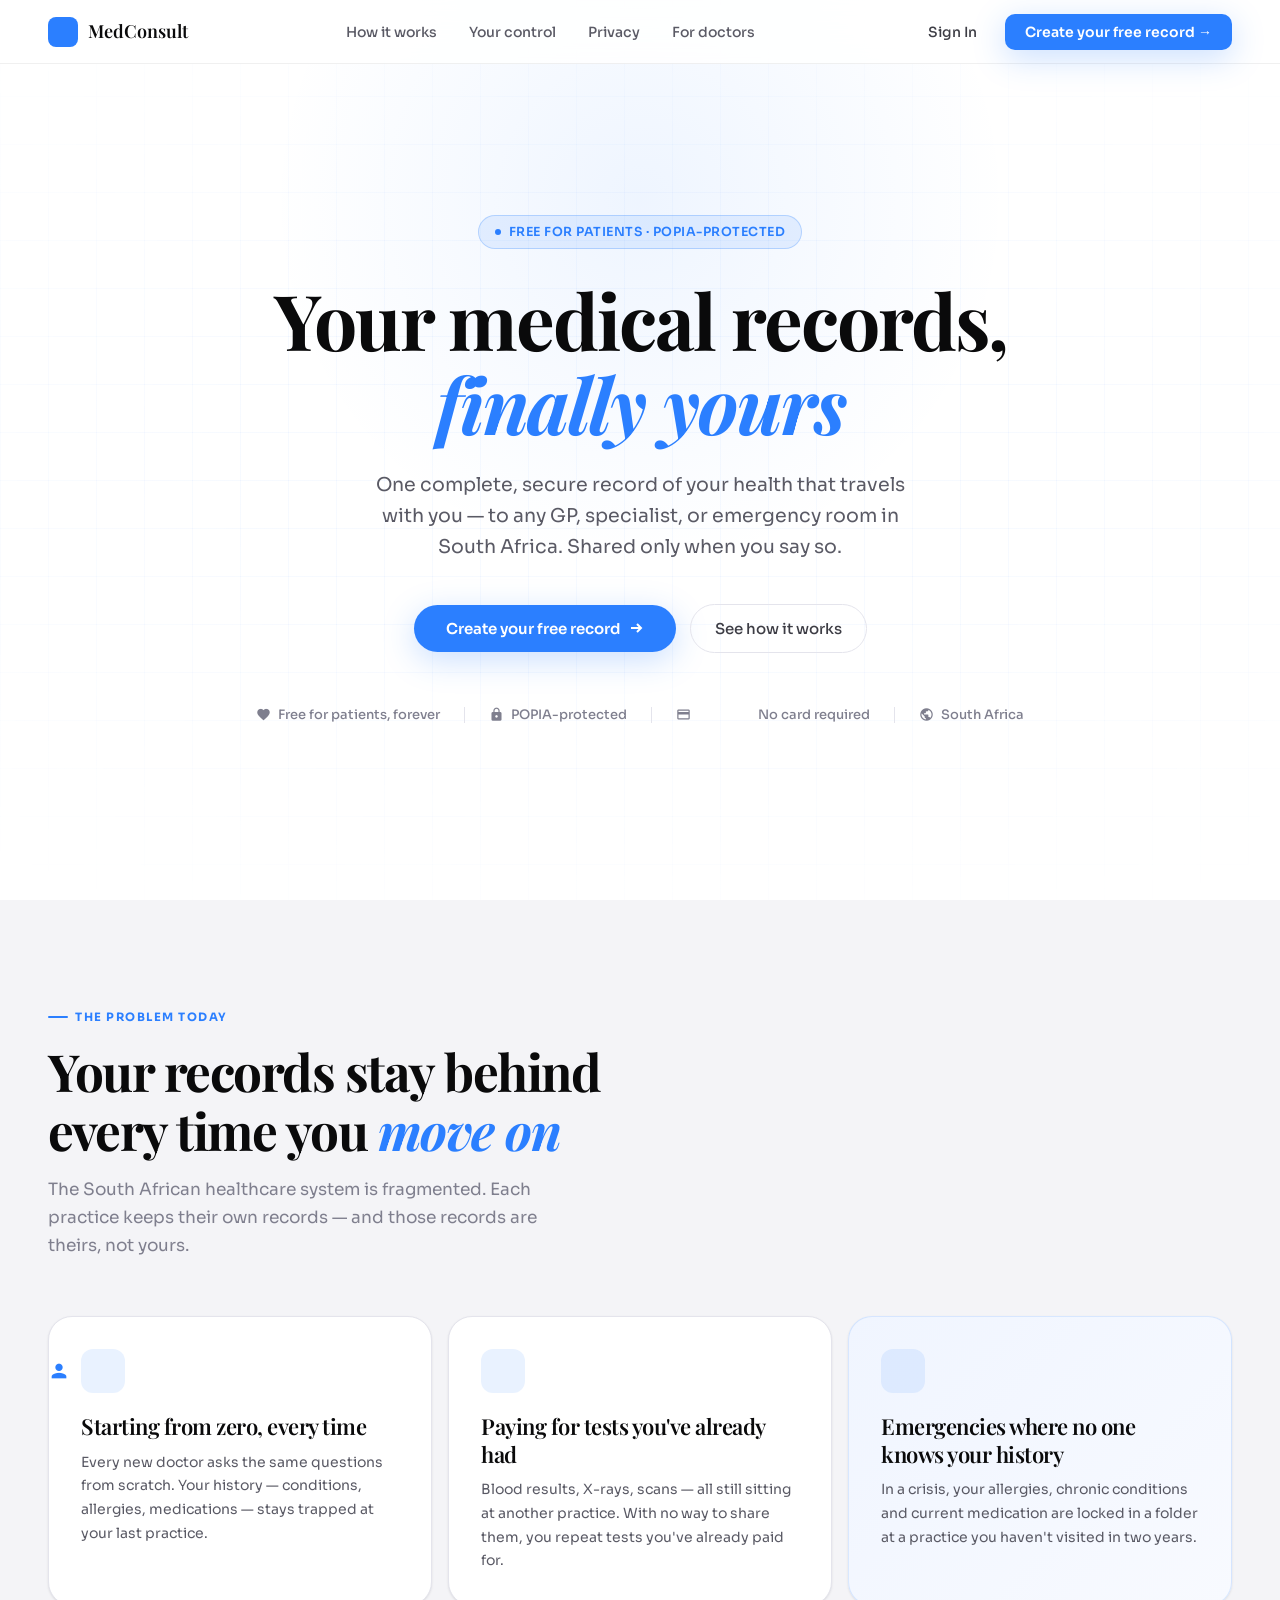
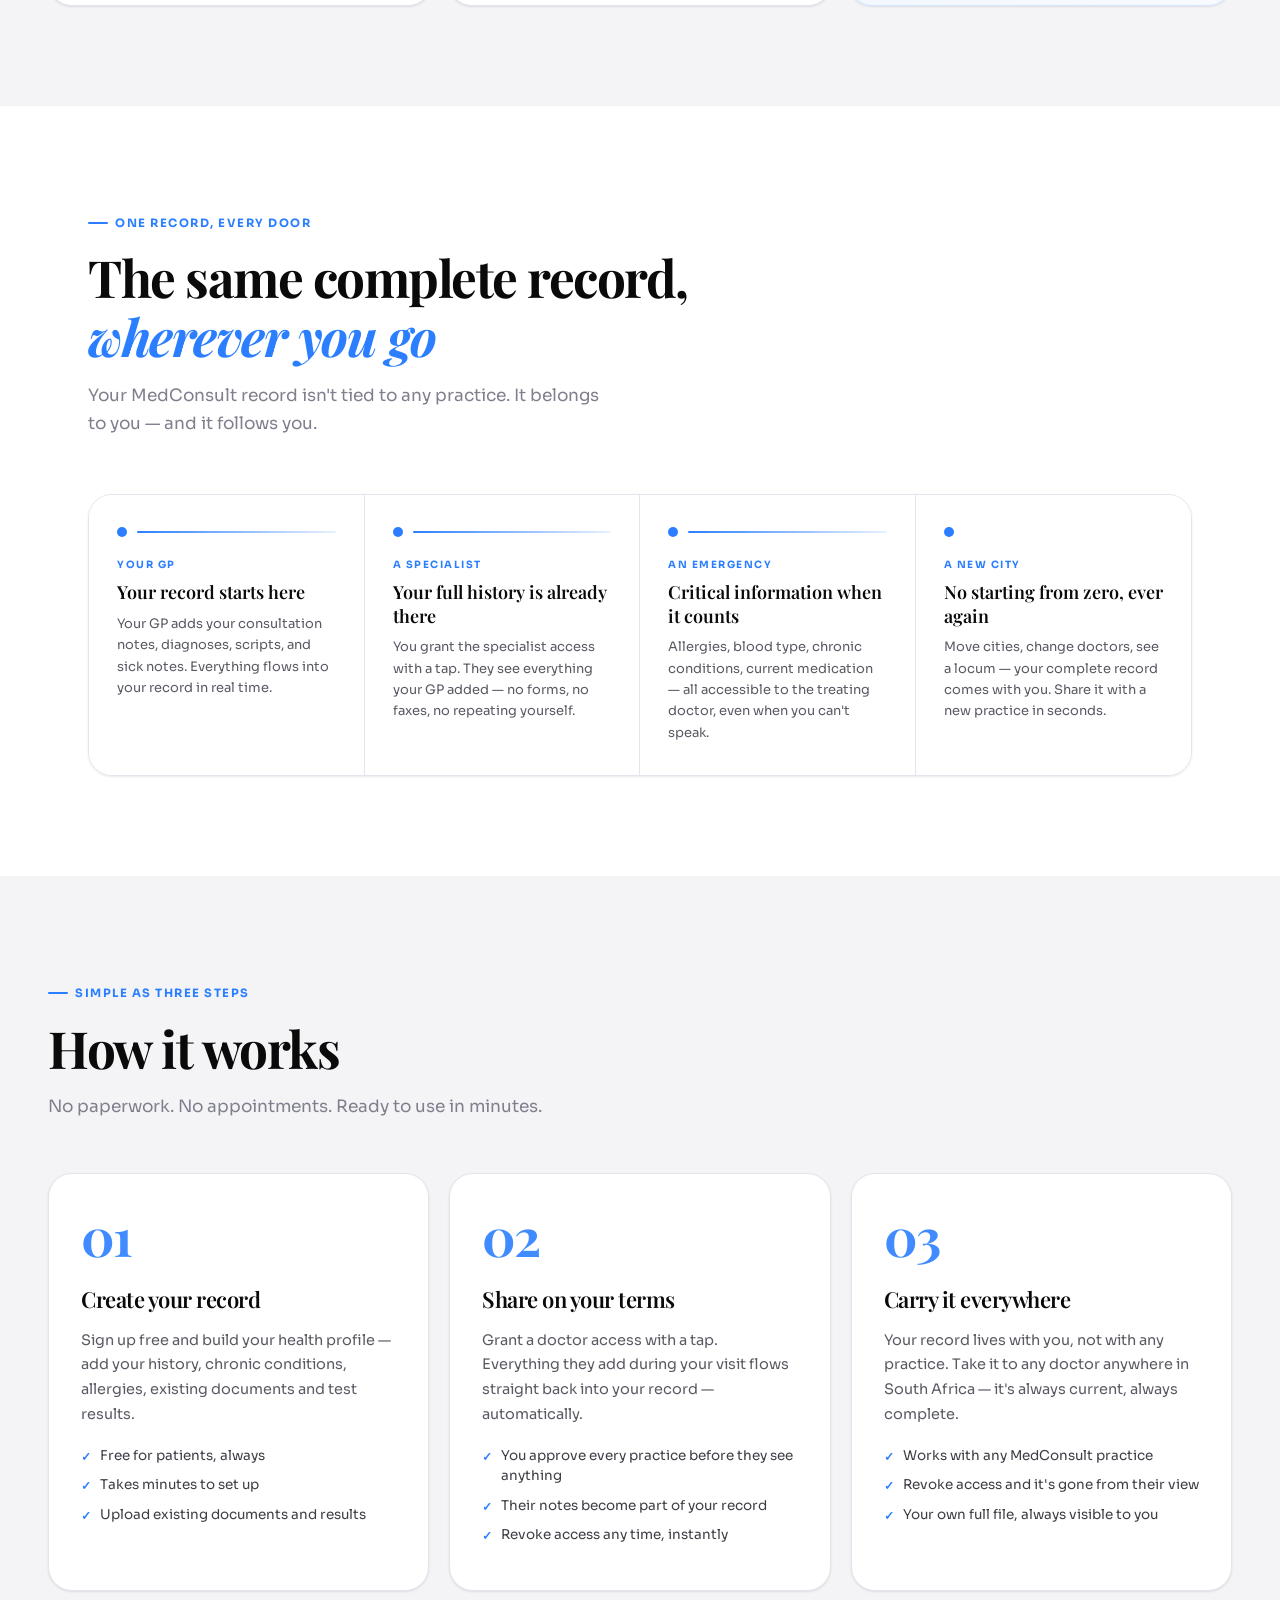
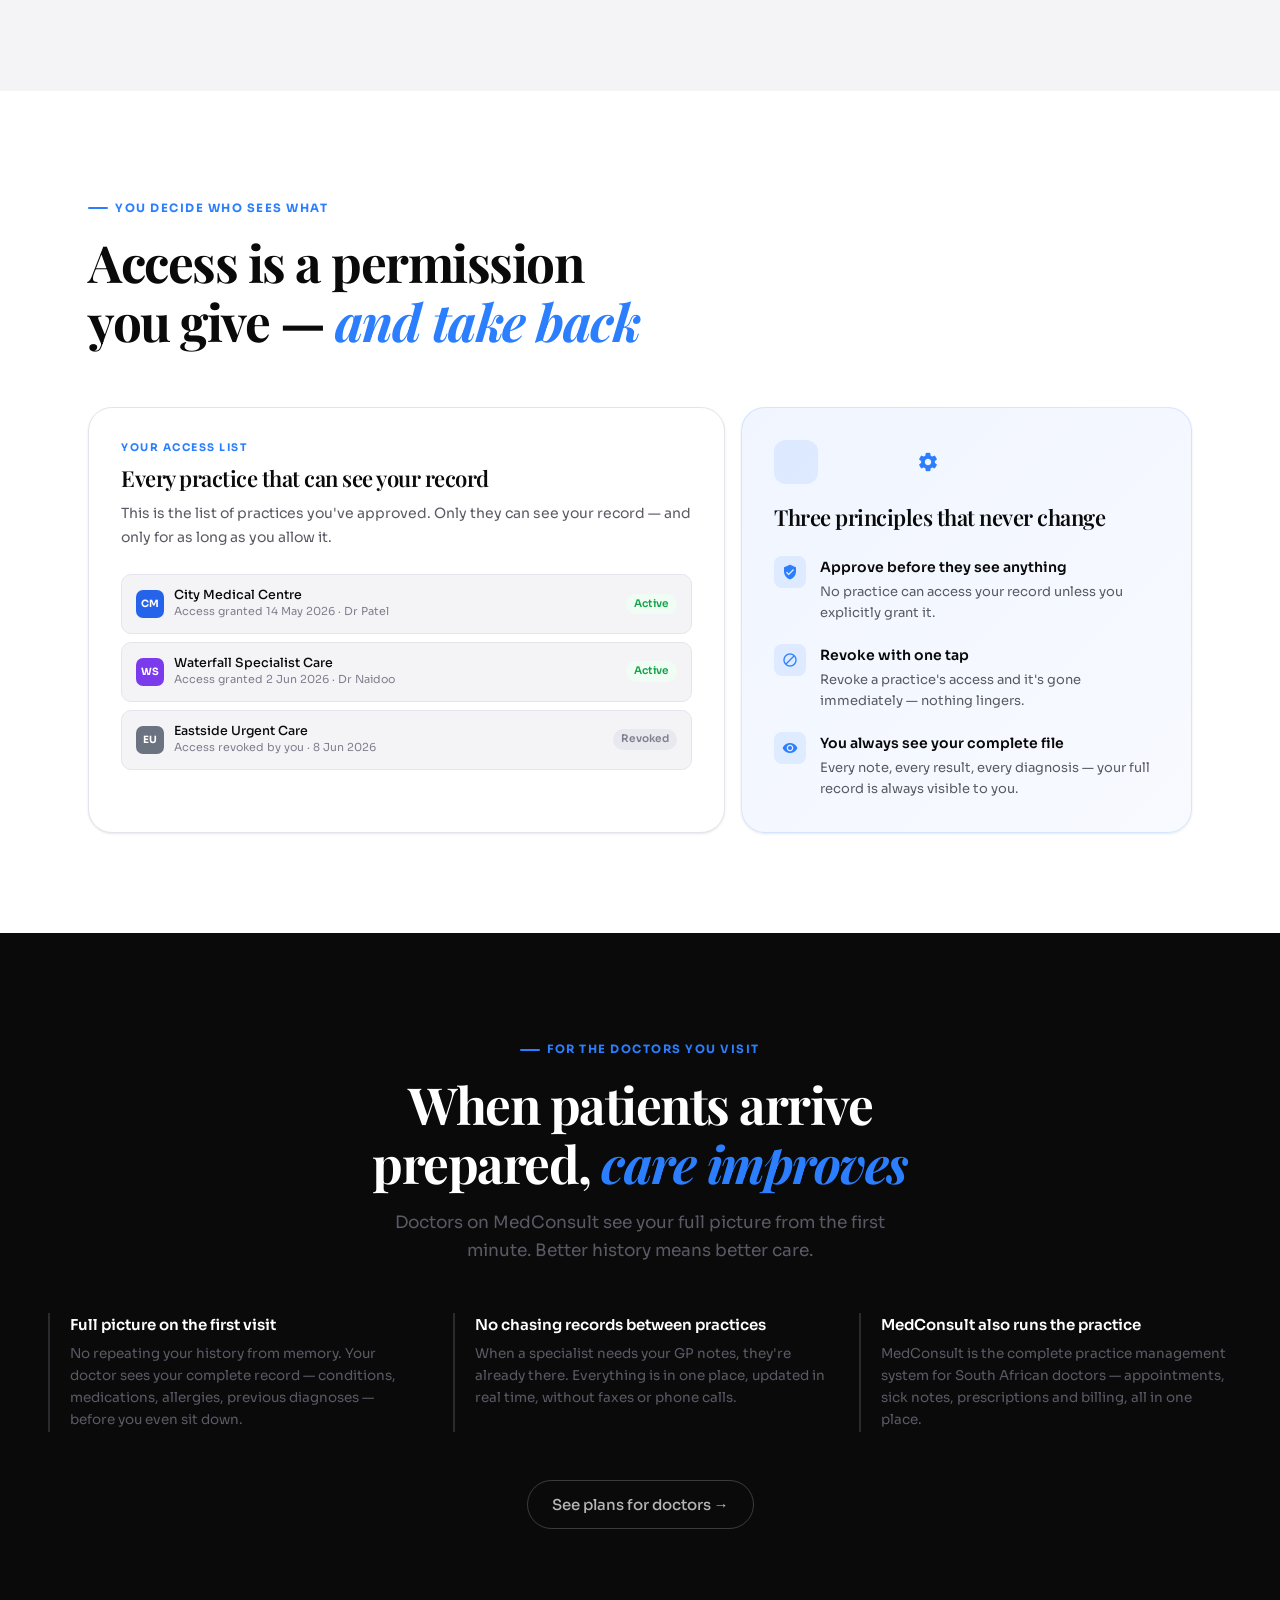
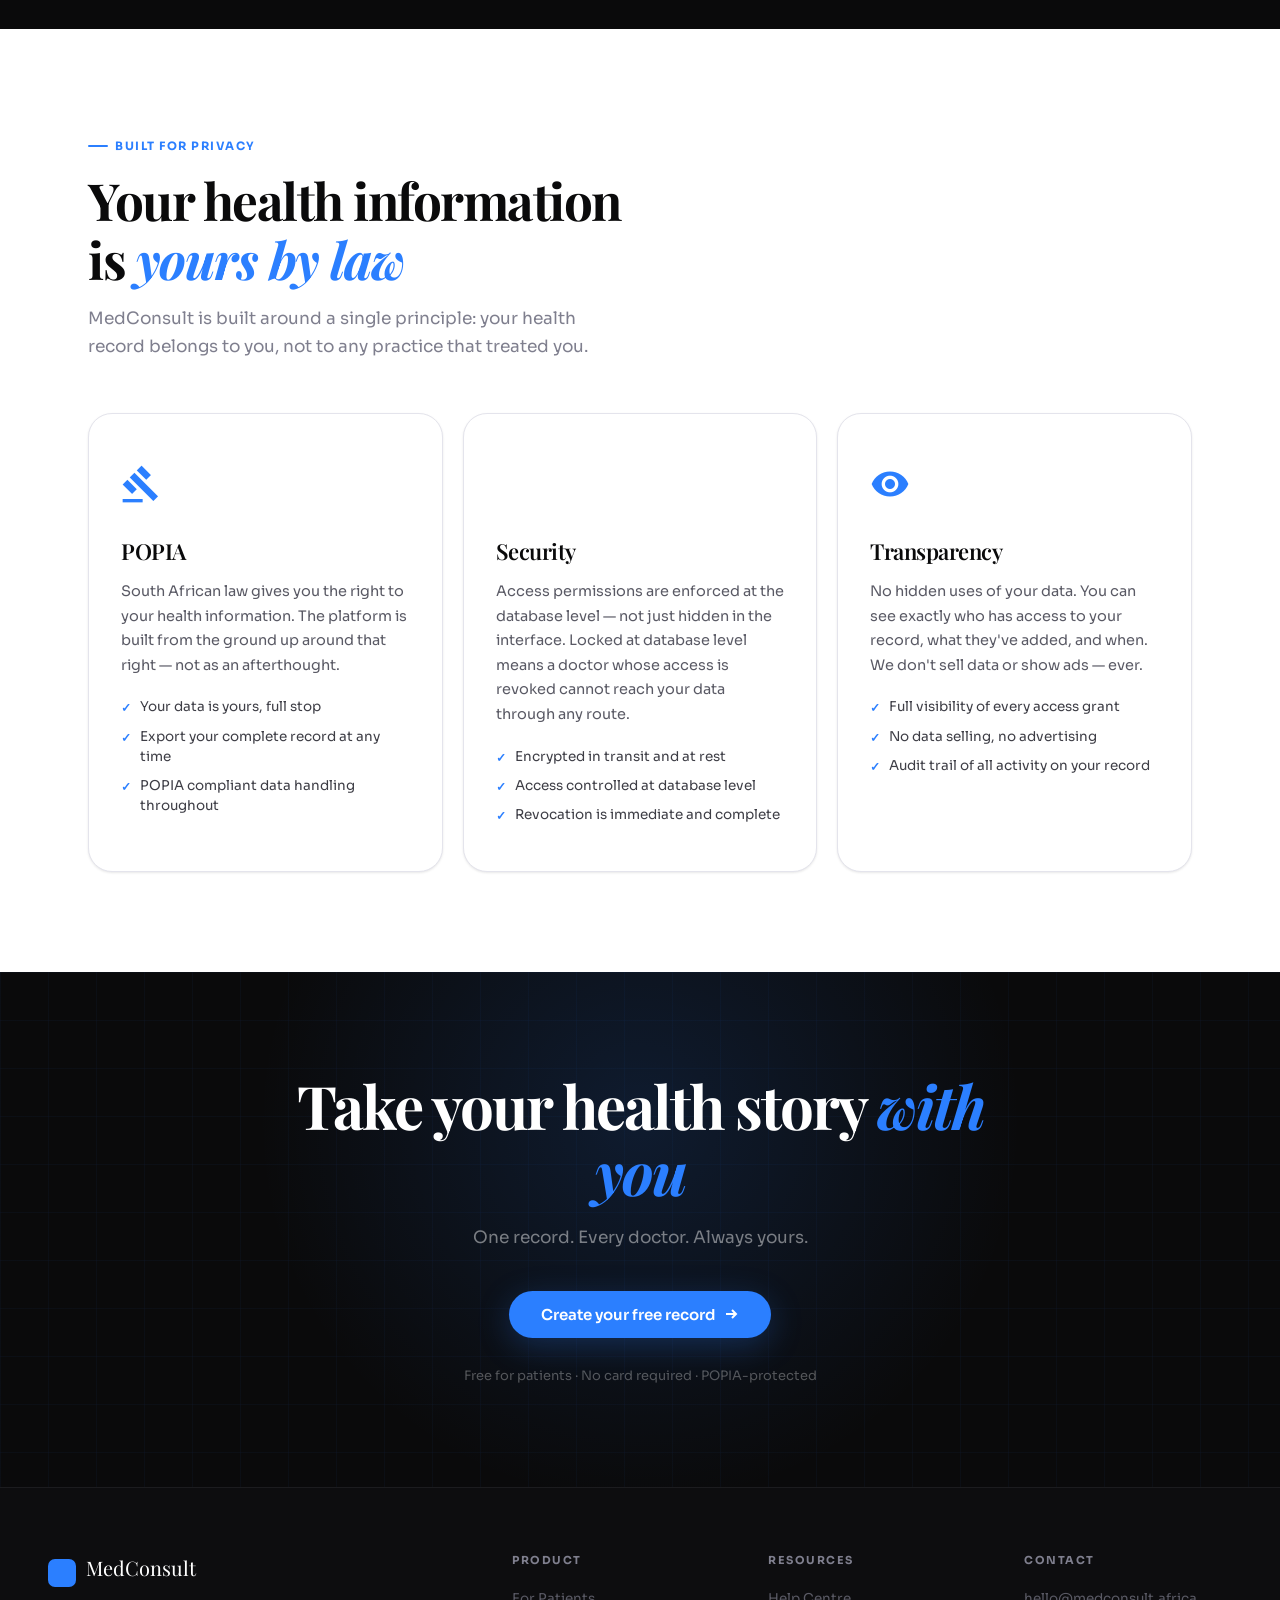
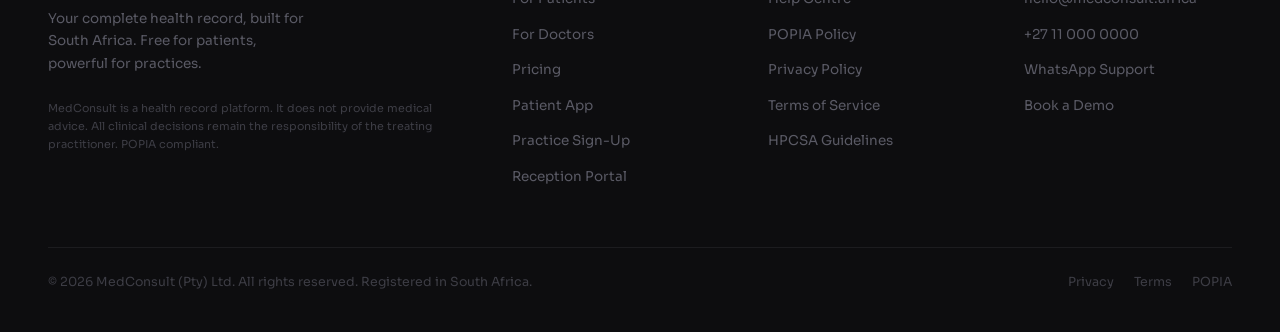
<file: patients.html>
<!DOCTYPE html>
<html lang="en">
<head>
<meta charset="UTF-8">
<meta name="viewport" content="width=device-width, initial-scale=1.0">
<meta name="description" content="MedConsult for Patients — one complete, secure medical record that travels with you to any doctor in South Africa. Free for patients, POPIA-protected.">
<title>MedConsult for Patients — Your Medical Records, Finally Yours</title>
<link rel="icon" href="/assets/favicon.svg" type="image/svg+xml">
<link rel="icon" href="/assets/icon-192.png" sizes="192x192" type="image/png">
<link rel="apple-touch-icon" href="/assets/apple-touch-icon.png">
<meta name="theme-color" content="#2b7fff">
<link rel="canonical" href="https://medconsult.africa/patients.html">
<meta property="og:type" content="website">
<meta property="og:site_name" content="MedConsult">
<meta property="og:locale" content="en_ZA">
<meta property="og:title" content="MedConsult for Patients — Your Medical Records, Finally Yours">
<meta property="og:description" content="MedConsult for Patients — one complete, secure medical record that travels with you to any doctor in South Africa. Free for patients, POPIA-protected.">
<meta property="og:url" content="https://medconsult.africa/patients.html">
<meta property="og:image" content="https://medconsult.africa/assets/og-image.png">
<meta property="og:image:width" content="1200"><meta property="og:image:height" content="630">
<meta property="og:image:alt" content="MedConsult: practice management for South African doctors">
<meta name="twitter:card" content="summary_large_image">
<meta name="twitter:title" content="MedConsult for Patients — Your Medical Records, Finally Yours">
<meta name="twitter:description" content="MedConsult for Patients — one complete, secure medical record that travels with you to any doctor in South Africa. Free for patients, POPIA-protected.">
<meta name="twitter:image" content="https://medconsult.africa/assets/og-image.png">
<meta name="robots" content="index,follow,max-image-preview:large">
<link rel="preconnect" href="https://fonts.googleapis.com">
<link href="https://fonts.googleapis.com/css2?family=Sora:wght@300;400;500;600;700;800&family=Playfair+Display:ital,wght@0,400;0,600;0,700;1,400;1,600&display=swap" rel="stylesheet">
<link href="https://fonts.googleapis.com/icon?family=Material+Icons" rel="stylesheet">
<style>
:root{--black:#0a0a0b;--grey-950:#0d0d0f;--grey-900:#111113;--grey-800:#1c1c1f;--grey-700:#2a2a2f;--grey-600:#3d3d45;--grey-500:#5a5a65;--grey-400:#7f7f8e;--grey-300:#a8a8b8;--grey-200:#d0d0da;--grey-100:#e8e8ef;--grey-50:#f4f4f7;--white:#ffffff;--azure:#2b7fff;--azure-light:#5b9fff;--azure-dark:#1a5fcc;--azure-dim:rgba(43,127,255,0.10);--azure-glow:rgba(43,127,255,0.20);--azure-border:rgba(43,127,255,0.25);--surface:#ffffff;--surface-2:#f7f7fa;--border:#e4e4ec;--radius-sm:10px;--radius:16px;--radius-lg:24px;--radius-xl:32px;--shadow-sm:0 1px 3px rgba(0,0,0,0.06),0 1px 2px rgba(0,0,0,0.04);--shadow:0 4px 20px rgba(0,0,0,0.07),0 2px 8px rgba(0,0,0,0.04);--shadow-lg:0 24px 60px rgba(0,0,0,0.10),0 8px 24px rgba(0,0,0,0.06);--shadow-azure:0 8px 32px rgba(43,127,255,0.25)}
*,*::before,*::after{box-sizing:border-box;margin:0;padding:0}
html{scroll-behavior:smooth;-webkit-font-smoothing:antialiased}
body{font-family:'Sora',sans-serif;background:var(--white);color:var(--black);font-size:16px;line-height:1.6;overflow-x:hidden}
a{text-decoration:none;color:inherit}
img{max-width:100%;display:block}

/* NAV */
nav{position:fixed;top:0;left:0;right:0;z-index:1000;padding:0 48px;height:64px;display:flex;align-items:center;justify-content:space-between;background:rgba(255,255,255,0.85);backdrop-filter:blur(20px) saturate(180%);-webkit-backdrop-filter:blur(20px) saturate(180%);border-bottom:1px solid rgba(0,0,0,0.06);transition:all 0.3s}
.nav-logo{display:flex;align-items:center;gap:10px}
.nav-logo-mark{width:30px;height:30px;background:var(--azure);border-radius:8px;display:flex;align-items:center;justify-content:center}
.nav-logo-text{font-family:'Playfair Display',serif;font-size:18px;font-weight:600;color:var(--black)}
.nav-links{display:flex;align-items:center;gap:32px;list-style:none}
.nav-links a{font-size:14px;font-weight:500;color:var(--grey-500);transition:color 0.2s}
.nav-links a:hover{color:var(--black)}
.nav-cta{display:flex;align-items:center;gap:12px}
.btn-nav-ghost{font-size:14px;font-weight:500;color:var(--grey-600);padding:8px 16px;border-radius:var(--radius-sm);transition:all 0.2s;cursor:pointer;background:none;border:none;font-family:'Sora',sans-serif}
.btn-nav-ghost:hover{color:var(--black);background:var(--grey-50)}
.btn-nav-primary{font-size:14px;font-weight:600;color:var(--white);background:var(--azure);padding:9px 20px;border-radius:var(--radius-sm);border:none;cursor:pointer;font-family:'Sora',sans-serif;transition:all 0.2s;box-shadow:var(--shadow-azure)}
.btn-nav-primary:hover{background:var(--azure-light);transform:translateY(-1px);box-shadow:0 10px 36px rgba(43,127,255,0.32)}

/* HERO */
.hero{min-height:100vh;display:flex;flex-direction:column;align-items:center;justify-content:center;text-align:center;padding:120px 48px 80px;position:relative;overflow:hidden;background:var(--white)}
.hero::before{content:'';position:absolute;inset:0;background-image:linear-gradient(rgba(43,127,255,0.04) 1px,transparent 1px),linear-gradient(90deg,rgba(43,127,255,0.04) 1px,transparent 1px);background-size:48px 48px;mask-image:radial-gradient(ellipse 80% 60% at 50% 50%,black 40%,transparent 100%)}
.hero::after{content:'';position:absolute;top:-200px;left:50%;transform:translateX(-50%);width:800px;height:800px;background:radial-gradient(circle,rgba(43,127,255,0.08) 0%,transparent 65%);pointer-events:none}
.hero-eyebrow{display:inline-flex;align-items:center;gap:8px;background:var(--azure-dim);border:1px solid var(--azure-border);border-radius:100px;padding:6px 16px;font-size:12.5px;font-weight:600;color:var(--azure);letter-spacing:0.5px;text-transform:uppercase;margin-bottom:28px;position:relative;z-index:1;animation:fadeUp 0.6s ease both}
.hero-eyebrow-dot{width:6px;height:6px;background:var(--azure);border-radius:50%;animation:pulse 2s infinite}
@keyframes pulse{0%,100%{opacity:1;transform:scale(1)}50%{opacity:0.5;transform:scale(0.8)}}
.hero-headline{font-family:'Playfair Display',serif;font-size:clamp(42px,6vw,80px);font-weight:700;line-height:1.1;letter-spacing:-2px;color:var(--black);max-width:820px;margin:0 auto 24px;position:relative;z-index:1;animation:fadeUp 0.6s ease 0.1s both}
.hero-headline em{font-style:italic;color:var(--azure)}
.hero-subheadline{font-size:19px;font-weight:400;color:var(--grey-500);max-width:560px;margin:0 auto 40px;line-height:1.65;position:relative;z-index:1;animation:fadeUp 0.6s ease 0.2s both}
.hero-actions{display:flex;align-items:center;gap:14px;justify-content:center;flex-wrap:wrap;position:relative;z-index:1;animation:fadeUp 0.6s ease 0.3s both}
.btn-hero-primary{display:inline-flex;align-items:center;gap:8px;background:var(--azure);color:var(--white);font-family:'Sora',sans-serif;font-size:15px;font-weight:600;padding:14px 32px;border-radius:100px;border:none;cursor:pointer;box-shadow:var(--shadow-azure);transition:all 0.25s}
.btn-hero-primary:hover{background:var(--azure-light);transform:translateY(-2px);box-shadow:0 12px 40px rgba(43,127,255,0.35)}
.btn-hero-ghost{display:inline-flex;align-items:center;gap:8px;background:none;color:var(--grey-600);font-family:'Sora',sans-serif;font-size:15px;font-weight:500;padding:14px 24px;border-radius:100px;border:1.5px solid var(--border);cursor:pointer;transition:all 0.2s}
.btn-hero-ghost:hover{color:var(--black);border-color:var(--grey-300);background:var(--grey-50)}
.hero-trust{margin-top:52px;display:flex;align-items:center;gap:24px;justify-content:center;flex-wrap:wrap;position:relative;z-index:1;animation:fadeUp 0.6s ease 0.4s both}
.hero-trust-item{display:flex;align-items:center;gap:7px;font-size:13px;color:var(--grey-400);font-weight:500}
.hero-trust-divider{width:1px;height:16px;background:var(--border)}

/* SECTIONS */
.section{padding:100px 48px;max-width:1200px;margin:0 auto}
.section-grey{background:var(--grey-50);padding:100px 48px}
.section-grey-inner{max-width:1200px;margin:0 auto}
.stats-strip{background:var(--black);padding:64px 48px}
.stats-inner{max-width:1200px;margin:0 auto;display:grid;grid-template-columns:repeat(4,1fr);gap:48px}
.stat-item{text-align:center}
.stat-number{font-family:'Playfair Display',serif;font-size:52px;font-weight:700;color:var(--white);letter-spacing:-2px;line-height:1;margin-bottom:8px}
.stat-number em{color:var(--azure);font-style:normal}
.stat-label{font-size:14px;color:rgba(255,255,255,0.45)}
.section-eyebrow{display:inline-flex;align-items:center;gap:7px;font-size:11.5px;font-weight:700;text-transform:uppercase;letter-spacing:1.5px;color:var(--azure);margin-bottom:16px}
.section-eyebrow::before{content:'';width:20px;height:2px;background:var(--azure);border-radius:1px}
.section-title{font-family:'Playfair Display',serif;font-size:clamp(32px,4vw,52px);font-weight:700;letter-spacing:-1.5px;line-height:1.15;color:var(--black);margin-bottom:16px}
.section-title em{font-style:italic;color:var(--azure)}
.section-subtitle{font-size:17px;color:var(--grey-400);max-width:520px;line-height:1.65}
@keyframes fadeUp{from{opacity:0;transform:translateY(24px)}to{opacity:1;transform:translateY(0)}}

/* BENTO */
.bento-grid{display:grid;grid-template-columns:repeat(12,1fr);gap:16px;margin-top:56px}
.bento-card{background:var(--white);border:1px solid var(--border);border-radius:var(--radius-lg);padding:32px;position:relative;overflow:hidden;transition:all 0.3s cubic-bezier(0.34,1.56,0.64,1);box-shadow:var(--shadow-sm)}
.bento-card:hover{transform:translateY(-3px);box-shadow:var(--shadow-lg);border-color:rgba(43,127,255,0.2)}
.bento-span-3{grid-column:span 3}.bento-span-4{grid-column:span 4}.bento-span-5{grid-column:span 5}.bento-span-7{grid-column:span 7}.bento-span-12{grid-column:span 12}
.bento-dark{background:var(--black);border-color:var(--grey-800)}
.bento-dark .bento-card-title{color:var(--white)}
.bento-dark .bento-card-body{color:var(--grey-400)}
.bento-azure{background:var(--azure);border-color:transparent}
.bento-azure .bento-card-title{color:var(--white)}
.bento-azure .bento-card-body{color:rgba(255,255,255,0.75)}
.bento-azure .bento-card-icon{background:rgba(255,255,255,0.2);color:var(--white)}
.bento-azure:hover{box-shadow:var(--shadow-azure)}
.bento-tinted{background:linear-gradient(135deg,#f0f5ff 0%,#f8faff 100%);border-color:rgba(43,127,255,0.15)}
.bento-card-icon{width:44px;height:44px;background:var(--azure-dim);border-radius:12px;display:flex;align-items:center;justify-content:center;font-size:20px;margin-bottom:20px;color:var(--azure);flex-shrink:0}
.bento-card-eyebrow{font-size:10.5px;font-weight:700;text-transform:uppercase;letter-spacing:1.5px;color:var(--azure);margin-bottom:8px}
.bento-card-title{font-family:'Playfair Display',serif;font-size:22px;font-weight:600;letter-spacing:-0.5px;color:var(--black);line-height:1.25;margin-bottom:10px}
.bento-card-body{font-size:14px;color:var(--grey-500);line-height:1.7}
.bento-tag-row{display:flex;flex-wrap:wrap;gap:7px;margin-top:20px}
.bento-tag{background:var(--grey-50);border:1px solid var(--border);border-radius:100px;padding:4px 12px;font-size:12px;font-weight:500;color:var(--grey-500)}
.bento-dark .bento-tag{background:var(--grey-800);border-color:var(--grey-700);color:var(--grey-300)}

/* MINI UI */
.mini-card{background:var(--grey-50);border:1px solid var(--border);border-radius:10px;padding:12px 14px;margin-bottom:8px;display:flex;align-items:center;gap:10px;font-size:12.5px}
.mini-card:last-child{margin-bottom:0}
.mini-card-av{width:28px;height:28px;border-radius:7px;flex-shrink:0;display:flex;align-items:center;justify-content:center;font-size:10px;font-weight:700;color:var(--white)}
.mini-card-name{font-weight:500;color:var(--black);line-height:1.3}
.mini-card-sub{font-size:11px;color:var(--grey-400)}
.mini-card-pill{margin-left:auto;font-size:10.5px;font-weight:600;padding:2px 8px;border-radius:20px;background:var(--azure-dim);color:var(--azure);white-space:nowrap;flex-shrink:0}
.mini-card-pill.green{background:#f0fdf4;color:#16a34a}
.mini-card-pill.grey{background:var(--grey-100);color:var(--grey-400)}

/* PERSONA / STEP CARDS */
.persona-grid{display:grid;grid-template-columns:repeat(3,1fr);gap:20px;margin-top:52px}
.persona-card{background:var(--white);border:1px solid var(--border);border-radius:var(--radius-lg);padding:36px 32px;box-shadow:var(--shadow-sm);transition:all 0.3s;position:relative;overflow:hidden}
.persona-card::before{content:'';position:absolute;top:0;left:0;right:0;height:3px;background:var(--azure);transform:scaleX(0);transform-origin:left;transition:transform 0.3s}
.persona-card:hover::before{transform:scaleX(1)}
.persona-card:hover{transform:translateY(-4px);box-shadow:var(--shadow-lg)}
.persona-emoji{font-size:40px;margin-bottom:20px;color:var(--azure)}
.persona-title{font-family:'Playfair Display',serif;font-size:22px;font-weight:600;color:var(--black);margin-bottom:10px;letter-spacing:-0.5px}
.persona-desc{font-size:14.5px;color:var(--grey-500);line-height:1.7;margin-bottom:20px}
.persona-points{list-style:none}
.persona-points li{display:flex;align-items:flex-start;gap:9px;font-size:13.5px;color:var(--grey-600);margin-bottom:9px;line-height:1.5}
.persona-points li::before{content:'✓';color:var(--azure);font-weight:700;font-size:12px;margin-top:2px;flex-shrink:0}

/* CTA */
.cta-section{background:var(--black);position:relative;overflow:hidden;padding:100px 48px;text-align:center}
.cta-section::before{content:'';position:absolute;top:-300px;left:50%;transform:translateX(-50%);width:900px;height:900px;background:radial-gradient(circle,rgba(43,127,255,0.15) 0%,transparent 60%);pointer-events:none}
.cta-section::after{content:'';position:absolute;inset:0;background-image:linear-gradient(rgba(43,127,255,0.04) 1px,transparent 1px),linear-gradient(90deg,rgba(43,127,255,0.04) 1px,transparent 1px);background-size:48px 48px}
.cta-inner{position:relative;z-index:1;max-width:700px;margin:0 auto}
.cta-title{font-family:'Playfair Display',serif;font-size:clamp(36px,5vw,60px);font-weight:700;letter-spacing:-2px;color:var(--white);line-height:1.1;margin-bottom:20px}
.cta-title em{color:var(--azure);font-style:italic}
.cta-sub{font-size:17px;color:rgba(255,255,255,0.45);margin-bottom:40px;line-height:1.6}
.cta-actions{display:flex;gap:12px;justify-content:center;flex-wrap:wrap}

/* FOOTER */
footer{background:var(--grey-950);padding:64px 48px 40px;border-top:1px solid var(--grey-800)}
.footer-inner{max-width:1200px;margin:0 auto;display:grid;grid-template-columns:2fr 1fr 1fr 1fr;gap:48px}
.footer-brand-name{font-family:'Playfair Display',serif;font-size:20px;color:var(--white);margin-bottom:10px}
.footer-brand-desc{font-size:13.5px;color:var(--grey-500);line-height:1.7;max-width:260px;margin-bottom:24px}
.footer-hpcsa{font-size:11px;color:var(--grey-600);line-height:1.6}
.footer-col-title{font-size:11px;font-weight:700;text-transform:uppercase;letter-spacing:1.5px;color:var(--grey-400);margin-bottom:16px}
.footer-links{list-style:none}
.footer-links li{margin-bottom:10px}
.footer-links a{font-size:13.5px;color:var(--grey-500);transition:color 0.2s}
.footer-links a:hover{color:var(--white)}
.footer-bottom{max-width:1200px;margin:48px auto 0;padding-top:24px;border-top:1px solid var(--grey-800);display:flex;align-items:center;justify-content:space-between;font-size:12.5px;color:var(--grey-600)}

/* REVEAL */
.reveal{opacity:0;transform:translateY(28px);transition:opacity 0.6s ease,transform 0.6s ease}
.reveal.visible{opacity:1;transform:translateY(0)}
.reveal-delay-1{transition-delay:0.1s}
.reveal-delay-2{transition-delay:0.2s}
.reveal-delay-3{transition-delay:0.3s}

/* STEP NUMBER */
.step-number{font-family:'Playfair Display',serif;font-size:52px;font-weight:700;color:var(--azure);letter-spacing:-2px;line-height:1;margin-bottom:20px;opacity:0.9}

/* JOURNEY STRIP */
.journey-strip{display:grid;grid-template-columns:repeat(4,1fr);gap:0;margin-top:56px;border:1px solid var(--border);border-radius:var(--radius-lg);overflow:hidden;box-shadow:var(--shadow-sm)}
.journey-stop{padding:32px 28px;border-right:1px solid var(--border);position:relative;background:var(--white);transition:background 0.2s}
.journey-stop:last-child{border-right:none}
.journey-stop:hover{background:linear-gradient(135deg,#f0f5ff 0%,#f8faff 100%)}
.journey-connector{display:flex;align-items:center;gap:10px;margin-bottom:20px}
.journey-dot{width:10px;height:10px;background:var(--azure);border-radius:50%;flex-shrink:0}
.journey-line{flex:1;height:2px;background:linear-gradient(90deg,var(--azure),var(--azure-dim));border-radius:1px}
.journey-stop:last-child .journey-line{display:none}
.journey-label{font-size:10px;font-weight:700;text-transform:uppercase;letter-spacing:1.5px;color:var(--azure);margin-bottom:8px}
.journey-title{font-family:'Playfair Display',serif;font-size:18px;font-weight:600;color:var(--black);margin-bottom:8px;line-height:1.3}
.journey-body{font-size:13px;color:var(--grey-500);line-height:1.65}

/* DOCTOR BRIDGE */
.bridge-section{background:var(--black);padding:100px 48px}
.bridge-inner{max-width:1200px;margin:0 auto}
.bridge-grid{display:grid;grid-template-columns:1fr 1fr 1fr;gap:32px;margin-top:48px}
.bridge-point{border-left:2px solid var(--grey-700);padding-left:20px}
.bridge-point-title{font-size:15px;font-weight:600;color:var(--white);margin-bottom:6px}
.bridge-point-body{font-size:13.5px;color:var(--grey-500);line-height:1.65}

/* RESPONSIVE */
@media(max-width:1100px){
  .journey-strip{grid-template-columns:1fr 1fr}
  .journey-stop{border-bottom:1px solid var(--border)}
  .journey-stop:nth-child(2){border-right:none}
  .journey-stop:nth-child(3){border-bottom:none}
  .journey-stop:last-child{border-bottom:none}
  .bridge-grid{grid-template-columns:1fr}
}
@media(max-width:768px){
  nav{padding:0 20px}
  .nav-links{display:none}
  .hero{padding:100px 24px 64px}
  .section,.section-grey,.stats-strip,.cta-section,.bridge-section{padding:72px 24px}
  .bento-grid{grid-template-columns:1fr;gap:12px}
  .bento-span-3,.bento-span-4,.bento-span-5,.bento-span-7,.bento-span-12{grid-column:span 1}
  .persona-grid{grid-template-columns:1fr}
  .journey-strip{grid-template-columns:1fr}
  .journey-stop{border-right:none;border-bottom:1px solid var(--border)}
  .journey-stop:last-child{border-bottom:none}
  .footer-inner{grid-template-columns:1fr 1fr;gap:32px}
  .footer-bottom{flex-direction:column;gap:12px;text-align:center}
}
@media(max-width:480px){
  .hero-actions,.cta-actions{flex-direction:column;width:100%}
  .btn-hero-primary,.btn-hero-ghost{width:100%;justify-content:center}
  .footer-inner{grid-template-columns:1fr}
}
</style>
<style>
.material-icons{line-height:1;vertical-align:middle;user-select:none;font-size:20px}
.nav-logo-mark .material-icons{font-size:18px;color:var(--white)}
.hero-trust-item .material-icons{font-size:15px}
.bento-card-icon .material-icons{font-size:22px}
.persona-emoji .material-icons{font-size:40px;color:var(--azure)}
</style>
<link rel="stylesheet" href="/assets/mobile.css">
</head>
<body>

<nav id="navbar">
  <a href="index.html" class="nav-logo">
    <div class="nav-logo-mark"><span class="material-icons">medical_services</span></div>
    <div class="nav-logo-text">MedConsult</div>
  </a>
  <ul class="nav-links">
    <li><a href="#how-it-works">How it works</a></li>
    <li><a href="#control">Your control</a></li>
    <li><a href="#privacy">Privacy</a></li>
    <li><a href="index.html">For doctors</a></li>
  </ul>
  <div class="nav-cta">
    <button class="btn-nav-ghost" onclick="location.href='patient.html'">Sign In</button>
    <button class="btn-nav-primary" onclick="location.href='patient.html#register'">Create your free record →</button>
  </div>
</nav>

<!-- HERO -->
<section class="hero">
  <div class="hero-eyebrow"><div class="hero-eyebrow-dot"></div>Free for patients · POPIA-protected</div>
  <h1 class="hero-headline">Your medical records, <em>finally yours</em></h1>
  <p class="hero-subheadline">One complete, secure record of your health that travels with you — to any GP, specialist, or emergency room in South Africa. Shared only when you say so.</p>
  <div class="hero-actions">
    <button class="btn-hero-primary" onclick="location.href='patient.html'">Create your free record <svg viewBox="0 0 16 16" fill="none" stroke="currentColor" stroke-width="2" width="16" height="16"><path d="M3 8h10M9 4l4 4-4 4"/></svg></button>
    <button class="btn-hero-ghost" onclick="document.getElementById('how-it-works').scrollIntoView({behavior:'smooth',block:'start'})">See how it works</button>
  </div>
  <div class="hero-trust">
    <div class="hero-trust-item"><span class="material-icons">favorite</span> Free for patients, forever</div>
    <div class="hero-trust-divider"></div>
    <div class="hero-trust-item"><span class="material-icons">lock</span> POPIA-protected</div>
    <div class="hero-trust-divider"></div>
    <div class="hero-trust-item"><span class="material-icons">credit_card_off</span> No card required</div>
    <div class="hero-trust-divider"></div>
    <div class="hero-trust-item"><span class="material-icons">public</span> South Africa</div>
  </div>
</section>

<!-- PROBLEM -->
<div class="section-grey" id="problem">
  <div class="section-grey-inner">
    <div class="reveal">
      <div class="section-eyebrow">The problem today</div>
      <h2 class="section-title">Your records stay behind<br>every time you <em>move on</em></h2>
      <p class="section-subtitle">The South African healthcare system is fragmented. Each practice keeps their own records — and those records are theirs, not yours.</p>
    </div>
    <div class="bento-grid">
      <div class="bento-card bento-span-4 reveal reveal-delay-1">
        <div class="bento-card-icon"><span class="material-icons">person_off</span></div>
        <div class="bento-card-title">Starting from zero, every time</div>
        <div class="bento-card-body">Every new doctor asks the same questions from scratch. Your history — conditions, allergies, medications — stays trapped at your last practice.</div>
      </div>
      <div class="bento-card bento-span-4 reveal reveal-delay-2">
        <div class="bento-card-icon"><span class="material-icons">science</span></div>
        <div class="bento-card-title">Paying for tests you've already had</div>
        <div class="bento-card-body">Blood results, X-rays, scans — all still sitting at another practice. With no way to share them, you repeat tests you've already paid for.</div>
      </div>
      <div class="bento-card bento-span-4 bento-tinted reveal reveal-delay-3">
        <div class="bento-card-icon"><span class="material-icons">emergency</span></div>
        <div class="bento-card-title">Emergencies where no one knows your history</div>
        <div class="bento-card-body">In a crisis, your allergies, chronic conditions and current medication are locked in a folder at a practice you haven't visited in two years.</div>
      </div>
    </div>
  </div>
</div>

<!-- JOURNEY -->
<section class="section" id="journey">
  <div class="reveal">
    <div class="section-eyebrow">One record, every door</div>
    <h2 class="section-title">The same complete record,<br><em>wherever you go</em></h2>
    <p class="section-subtitle">Your MedConsult record isn't tied to any practice. It belongs to you — and it follows you.</p>
  </div>
  <div class="journey-strip reveal">
    <div class="journey-stop">
      <div class="journey-connector"><div class="journey-dot"></div><div class="journey-line"></div></div>
      <div class="journey-label">Your GP</div>
      <div class="journey-title">Your record starts here</div>
      <div class="journey-body">Your GP adds your consultation notes, diagnoses, scripts, and sick notes. Everything flows into your record in real time.</div>
    </div>
    <div class="journey-stop">
      <div class="journey-connector"><div class="journey-dot"></div><div class="journey-line"></div></div>
      <div class="journey-label">A specialist</div>
      <div class="journey-title">Your full history is already there</div>
      <div class="journey-body">You grant the specialist access with a tap. They see everything your GP added — no forms, no faxes, no repeating yourself.</div>
    </div>
    <div class="journey-stop">
      <div class="journey-connector"><div class="journey-dot"></div><div class="journey-line"></div></div>
      <div class="journey-label">An emergency</div>
      <div class="journey-title">Critical information when it counts</div>
      <div class="journey-body">Allergies, blood type, chronic conditions, current medication — all accessible to the treating doctor, even when you can't speak.</div>
    </div>
    <div class="journey-stop">
      <div class="journey-connector"><div class="journey-dot"></div></div>
      <div class="journey-label">A new city</div>
      <div class="journey-title">No starting from zero, ever again</div>
      <div class="journey-body">Move cities, change doctors, see a locum — your complete record comes with you. Share it with a new practice in seconds.</div>
    </div>
  </div>
</section>

<!-- HOW IT WORKS -->
<div class="section-grey" id="how-it-works">
  <div class="section-grey-inner">
    <div class="reveal">
      <div class="section-eyebrow">Simple as three steps</div>
      <h2 class="section-title">How it works</h2>
      <p class="section-subtitle">No paperwork. No appointments. Ready to use in minutes.</p>
    </div>
    <div class="persona-grid">
      <div class="persona-card reveal reveal-delay-1">
        <div class="step-number">01</div>
        <div class="persona-title">Create your record</div>
        <div class="persona-desc">Sign up free and build your health profile — add your history, chronic conditions, allergies, existing documents and test results.</div>
        <ul class="persona-points">
          <li>Free for patients, always</li>
          <li>Takes minutes to set up</li>
          <li>Upload existing documents and results</li>
        </ul>
      </div>
      <div class="persona-card reveal reveal-delay-2">
        <div class="step-number">02</div>
        <div class="persona-title">Share on your terms</div>
        <div class="persona-desc">Grant a doctor access with a tap. Everything they add during your visit flows straight back into your record — automatically.</div>
        <ul class="persona-points">
          <li>You approve every practice before they see anything</li>
          <li>Their notes become part of your record</li>
          <li>Revoke access any time, instantly</li>
        </ul>
      </div>
      <div class="persona-card reveal reveal-delay-3">
        <div class="step-number">03</div>
        <div class="persona-title">Carry it everywhere</div>
        <div class="persona-desc">Your record lives with you, not with any practice. Take it to any doctor anywhere in South Africa — it's always current, always complete.</div>
        <ul class="persona-points">
          <li>Works with any MedConsult practice</li>
          <li>Revoke access and it's gone from their view</li>
          <li>Your own full file, always visible to you</li>
        </ul>
      </div>
    </div>
  </div>
</div>

<!-- CONTROL -->
<section class="section" id="control">
  <div class="reveal">
    <div class="section-eyebrow">You decide who sees what</div>
    <h2 class="section-title">Access is a permission<br>you give — <em>and take back</em></h2>
  </div>
  <div class="bento-grid">
    <div class="bento-card bento-span-7 reveal reveal-delay-1">
      <div class="bento-card-eyebrow">Your access list</div>
      <div class="bento-card-title">Every practice that can see your record</div>
      <div class="bento-card-body" style="margin-bottom:24px">This is the list of practices you've approved. Only they can see your record — and only for as long as you allow it.</div>

      <div class="mini-card">
        <div class="mini-card-av" style="background:#2563eb">CM</div>
        <div style="flex:1;min-width:0">
          <div class="mini-card-name">City Medical Centre</div>
          <div class="mini-card-sub">Access granted 14 May 2026 · Dr Patel</div>
        </div>
        <div class="mini-card-pill green">Active</div>
      </div>
      <div class="mini-card">
        <div class="mini-card-av" style="background:#7c3aed">WS</div>
        <div style="flex:1;min-width:0">
          <div class="mini-card-name">Waterfall Specialist Care</div>
          <div class="mini-card-sub">Access granted 2 Jun 2026 · Dr Naidoo</div>
        </div>
        <div class="mini-card-pill green">Active</div>
      </div>
      <div class="mini-card">
        <div class="mini-card-av" style="background:#6b7280">EU</div>
        <div style="flex:1;min-width:0">
          <div class="mini-card-name">Eastside Urgent Care</div>
          <div class="mini-card-sub">Access revoked by you · 8 Jun 2026</div>
        </div>
        <div class="mini-card-pill grey">Revoked</div>
      </div>
    </div>
    <div class="bento-card bento-span-5 bento-tinted reveal reveal-delay-2">
      <div class="bento-card-icon"><span class="material-icons">admin_panel_settings</span></div>
      <div class="bento-card-title">Three principles that never change</div>
      <div style="margin-top:24px;display:flex;flex-direction:column;gap:20px">
        <div style="display:flex;gap:14px;align-items:flex-start">
          <div style="width:32px;height:32px;background:var(--azure-dim);border-radius:8px;display:flex;align-items:center;justify-content:center;flex-shrink:0"><span class="material-icons" style="font-size:16px;color:var(--azure)">verified_user</span></div>
          <div>
            <div style="font-size:14px;font-weight:600;color:var(--black);margin-bottom:4px">Approve before they see anything</div>
            <div style="font-size:13px;color:var(--grey-500);line-height:1.6">No practice can access your record unless you explicitly grant it.</div>
          </div>
        </div>
        <div style="display:flex;gap:14px;align-items:flex-start">
          <div style="width:32px;height:32px;background:var(--azure-dim);border-radius:8px;display:flex;align-items:center;justify-content:center;flex-shrink:0"><span class="material-icons" style="font-size:16px;color:var(--azure)">block</span></div>
          <div>
            <div style="font-size:14px;font-weight:600;color:var(--black);margin-bottom:4px">Revoke with one tap</div>
            <div style="font-size:13px;color:var(--grey-500);line-height:1.6">Revoke a practice's access and it's gone immediately — nothing lingers.</div>
          </div>
        </div>
        <div style="display:flex;gap:14px;align-items:flex-start">
          <div style="width:32px;height:32px;background:var(--azure-dim);border-radius:8px;display:flex;align-items:center;justify-content:center;flex-shrink:0"><span class="material-icons" style="font-size:16px;color:var(--azure)">visibility</span></div>
          <div>
            <div style="font-size:14px;font-weight:600;color:var(--black);margin-bottom:4px">You always see your complete file</div>
            <div style="font-size:13px;color:var(--grey-500);line-height:1.6">Every note, every result, every diagnosis — your full record is always visible to you.</div>
          </div>
        </div>
      </div>
    </div>
  </div>
</section>

<!-- FOR DOCTORS BRIDGE -->
<div class="bridge-section">
  <div class="bridge-inner">
    <div class="reveal" style="text-align:center;max-width:640px;margin:0 auto">
      <div class="section-eyebrow" style="justify-content:center">For the doctors you visit</div>
      <h2 class="section-title" style="color:var(--white)">When patients arrive prepared, <em>care improves</em></h2>
      <p class="section-subtitle" style="color:var(--grey-500);margin:0 auto">Doctors on MedConsult see your full picture from the first minute. Better history means better care.</p>
    </div>
    <div class="bridge-grid reveal">
      <div class="bridge-point">
        <div class="bridge-point-title">Full picture on the first visit</div>
        <div class="bridge-point-body">No repeating your history from memory. Your doctor sees your complete record — conditions, medications, allergies, previous diagnoses — before you even sit down.</div>
      </div>
      <div class="bridge-point">
        <div class="bridge-point-title">No chasing records between practices</div>
        <div class="bridge-point-body">When a specialist needs your GP notes, they're already there. Everything is in one place, updated in real time, without faxes or phone calls.</div>
      </div>
      <div class="bridge-point">
        <div class="bridge-point-title">MedConsult also runs the practice</div>
        <div class="bridge-point-body">MedConsult is the complete practice management system for South African doctors — appointments, sick notes, prescriptions and billing, all in one place.</div>
      </div>
    </div>
    <div class="reveal" style="text-align:center;margin-top:48px">
      <button class="btn-hero-ghost" style="border-color:rgba(255,255,255,0.2);color:rgba(255,255,255,0.7)" onclick="location.href='index.html#pricing'">See plans for doctors →</button>
    </div>
  </div>
</div>

<!-- PRIVACY -->
<section class="section" id="privacy">
  <div class="reveal">
    <div class="section-eyebrow">Built for privacy</div>
    <h2 class="section-title">Your health information<br>is <em>yours by law</em></h2>
    <p class="section-subtitle">MedConsult is built around a single principle: your health record belongs to you, not to any practice that treated you.</p>
  </div>
  <div class="persona-grid">
    <div class="persona-card reveal reveal-delay-1">
      <div class="persona-emoji"><span class="material-icons">gavel</span></div>
      <div class="persona-title">POPIA</div>
      <div class="persona-desc">South African law gives you the right to your health information. The platform is built from the ground up around that right — not as an afterthought.</div>
      <ul class="persona-points">
        <li>Your data is yours, full stop</li>
        <li>Export your complete record at any time</li>
        <li>POPIA compliant data handling throughout</li>
      </ul>
    </div>
    <div class="persona-card reveal reveal-delay-2">
      <div class="persona-emoji"><span class="material-icons">shield</span></div>
      <div class="persona-title">Security</div>
      <div class="persona-desc">Access permissions are enforced at the database level — not just hidden in the interface. Locked at database level means a doctor whose access is revoked cannot reach your data through any route.</div>
      <ul class="persona-points">
        <li>Encrypted in transit and at rest</li>
        <li>Access controlled at database level</li>
        <li>Revocation is immediate and complete</li>
      </ul>
    </div>
    <div class="persona-card reveal reveal-delay-3">
      <div class="persona-emoji"><span class="material-icons">visibility</span></div>
      <div class="persona-title">Transparency</div>
      <div class="persona-desc">No hidden uses of your data. You can see exactly who has access to your record, what they've added, and when. We don't sell data or show ads — ever.</div>
      <ul class="persona-points">
        <li>Full visibility of every access grant</li>
        <li>No data selling, no advertising</li>
        <li>Audit trail of all activity on your record</li>
      </ul>
    </div>
  </div>
</section>

<!-- FINAL CTA -->
<div class="cta-section">
  <div class="cta-inner">
    <h2 class="cta-title reveal">Take your health story <em>with you</em></h2>
    <p class="cta-sub reveal">One record. Every doctor. Always yours.</p>
    <div class="cta-actions reveal">
      <button class="btn-hero-primary" onclick="location.href='patient.html'">Create your free record <svg viewBox="0 0 16 16" fill="none" stroke="currentColor" stroke-width="2" width="16" height="16"><path d="M3 8h10M9 4l4 4-4 4"/></svg></button>
    </div>
    <div style="margin-top:28px;font-size:13px;color:rgba(255,255,255,0.3)">Free for patients · No card required · POPIA-protected</div>
  </div>
</div>

<!-- FOOTER -->
<footer>
  <div class="footer-inner">
    <div>
      <div style="display:flex;align-items:center;gap:10px;margin-bottom:14px">
        <div style="width:28px;height:28px;background:var(--azure);border-radius:7px;display:flex;align-items:center;justify-content:center"><span class="material-icons" style="font-size:16px;color:#fff">medical_services</span></div>
        <div class="footer-brand-name">MedConsult</div>
      </div>
      <p class="footer-brand-desc">Your complete health record, built for South Africa. Free for patients, powerful for practices.</p>
      <p class="footer-hpcsa">MedConsult is a health record platform. It does not provide medical advice. All clinical decisions remain the responsibility of the treating practitioner. POPIA compliant.</p>
    </div>
    <div>
      <div class="footer-col-title">Product</div>
      <ul class="footer-links">
        <li><a href="patients.html">For Patients</a></li>
        <li><a href="index.html">For Doctors</a></li>
        <li><a href="index.html#pricing">Pricing</a></li>
        <li><a href="patient.html">Patient App</a></li>
        <li><a href="practice.html">Practice Sign-Up</a></li>
        <li><a href="reception.html">Reception Portal</a></li>
      </ul>
    </div>
    <div>
      <div class="footer-col-title">Resources</div>
      <ul class="footer-links">
        <li><a href="#">Help Centre</a></li>
        <li><a href="privacy.html" target="_blank" rel="noopener">POPIA Policy</a></li>
        <li><a href="privacy.html" target="_blank" rel="noopener">Privacy Policy</a></li>
        <li><a href="terms.html" target="_blank" rel="noopener">Terms of Service</a></li>
        <li><a href="#">HPCSA Guidelines</a></li>
      </ul>
    </div>
    <div>
      <div class="footer-col-title">Contact</div>
      <ul class="footer-links">
        <li><a href="mailto:hello@medconsult.africa">hello@medconsult.africa</a></li>
        <li><a href="tel:+27110000000">+27 11 000 0000</a></li>
        <li><a href="#">WhatsApp Support</a></li>
        <li><a href="#">Book a Demo</a></li>
      </ul>
    </div>
  </div>
  <div class="footer-bottom">
    <div>© 2026 MedConsult (Pty) Ltd. All rights reserved. Registered in South Africa.</div>
    <div style="display:flex;gap:20px">
      <a href="privacy.html" target="_blank" rel="noopener" style="color:var(--grey-600);font-size:12.5px;transition:color .2s" onmouseover="this.style.color='white'" onmouseout="this.style.color=''">Privacy</a>
      <a href="terms.html" target="_blank" rel="noopener" style="color:var(--grey-600);font-size:12.5px;transition:color .2s" onmouseover="this.style.color='white'" onmouseout="this.style.color=''">Terms</a>
      <a href="privacy.html" target="_blank" rel="noopener" style="color:var(--grey-600);font-size:12.5px;transition:color .2s" onmouseover="this.style.color='white'" onmouseout="this.style.color=''">POPIA</a>
    </div>
  </div>
</footer>

<script>
const navbar=document.getElementById('navbar');
window.addEventListener('scroll',()=>{navbar.style.boxShadow=window.scrollY>20?'0 1px 32px rgba(0,0,0,0.08)':'none'},{passive:true});
const observer=new IntersectionObserver(entries=>{entries.forEach(e=>{if(e.isIntersecting){e.target.classList.add('visible');observer.unobserve(e.target)}})},{threshold:0.1,rootMargin:'0px 0px -48px 0px'});
document.querySelectorAll('.reveal').forEach(el=>observer.observe(el));
document.querySelectorAll('a[href^="#"]').forEach(a=>a.addEventListener('click',e=>{const t=document.querySelector(a.getAttribute('href'));if(t){e.preventDefault();window.scrollTo({top:t.getBoundingClientRect().top+window.scrollY-72,behavior:'smooth'})}}));
</script>
</body>
</html>
</file>
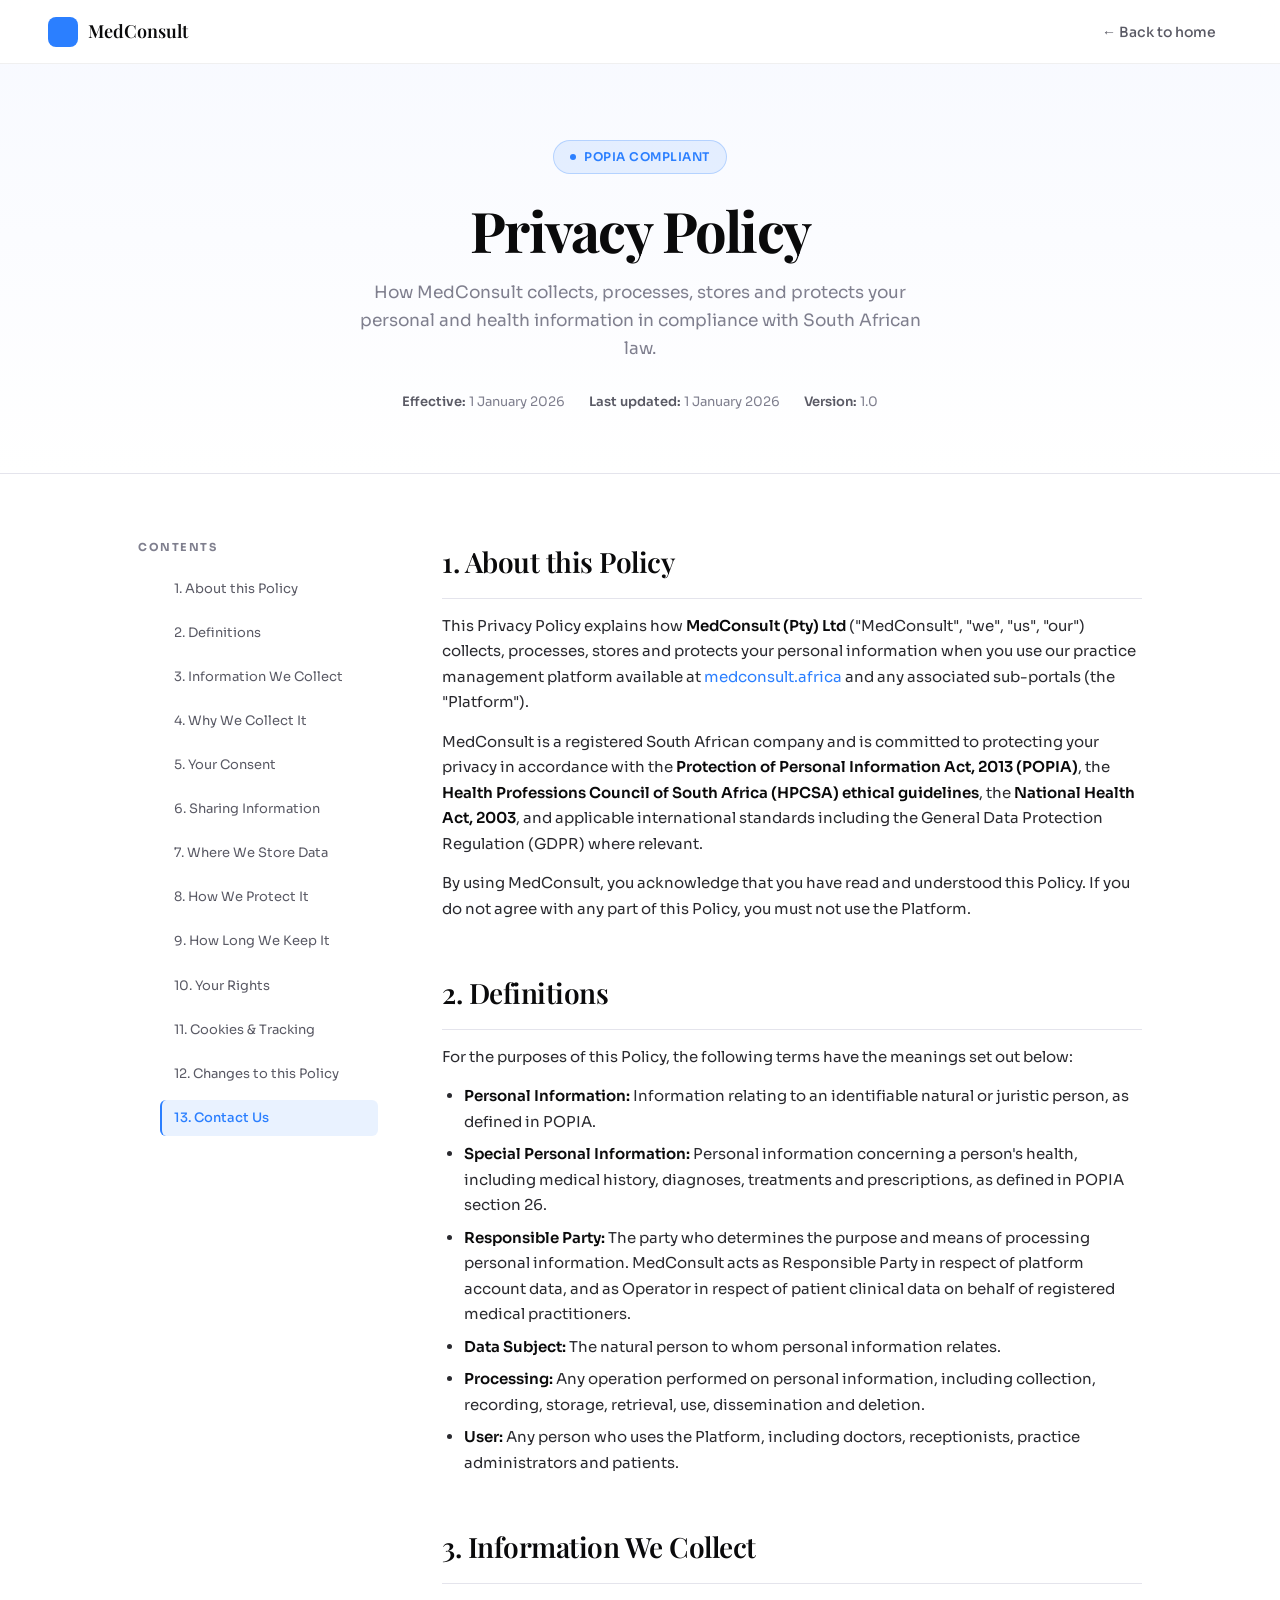
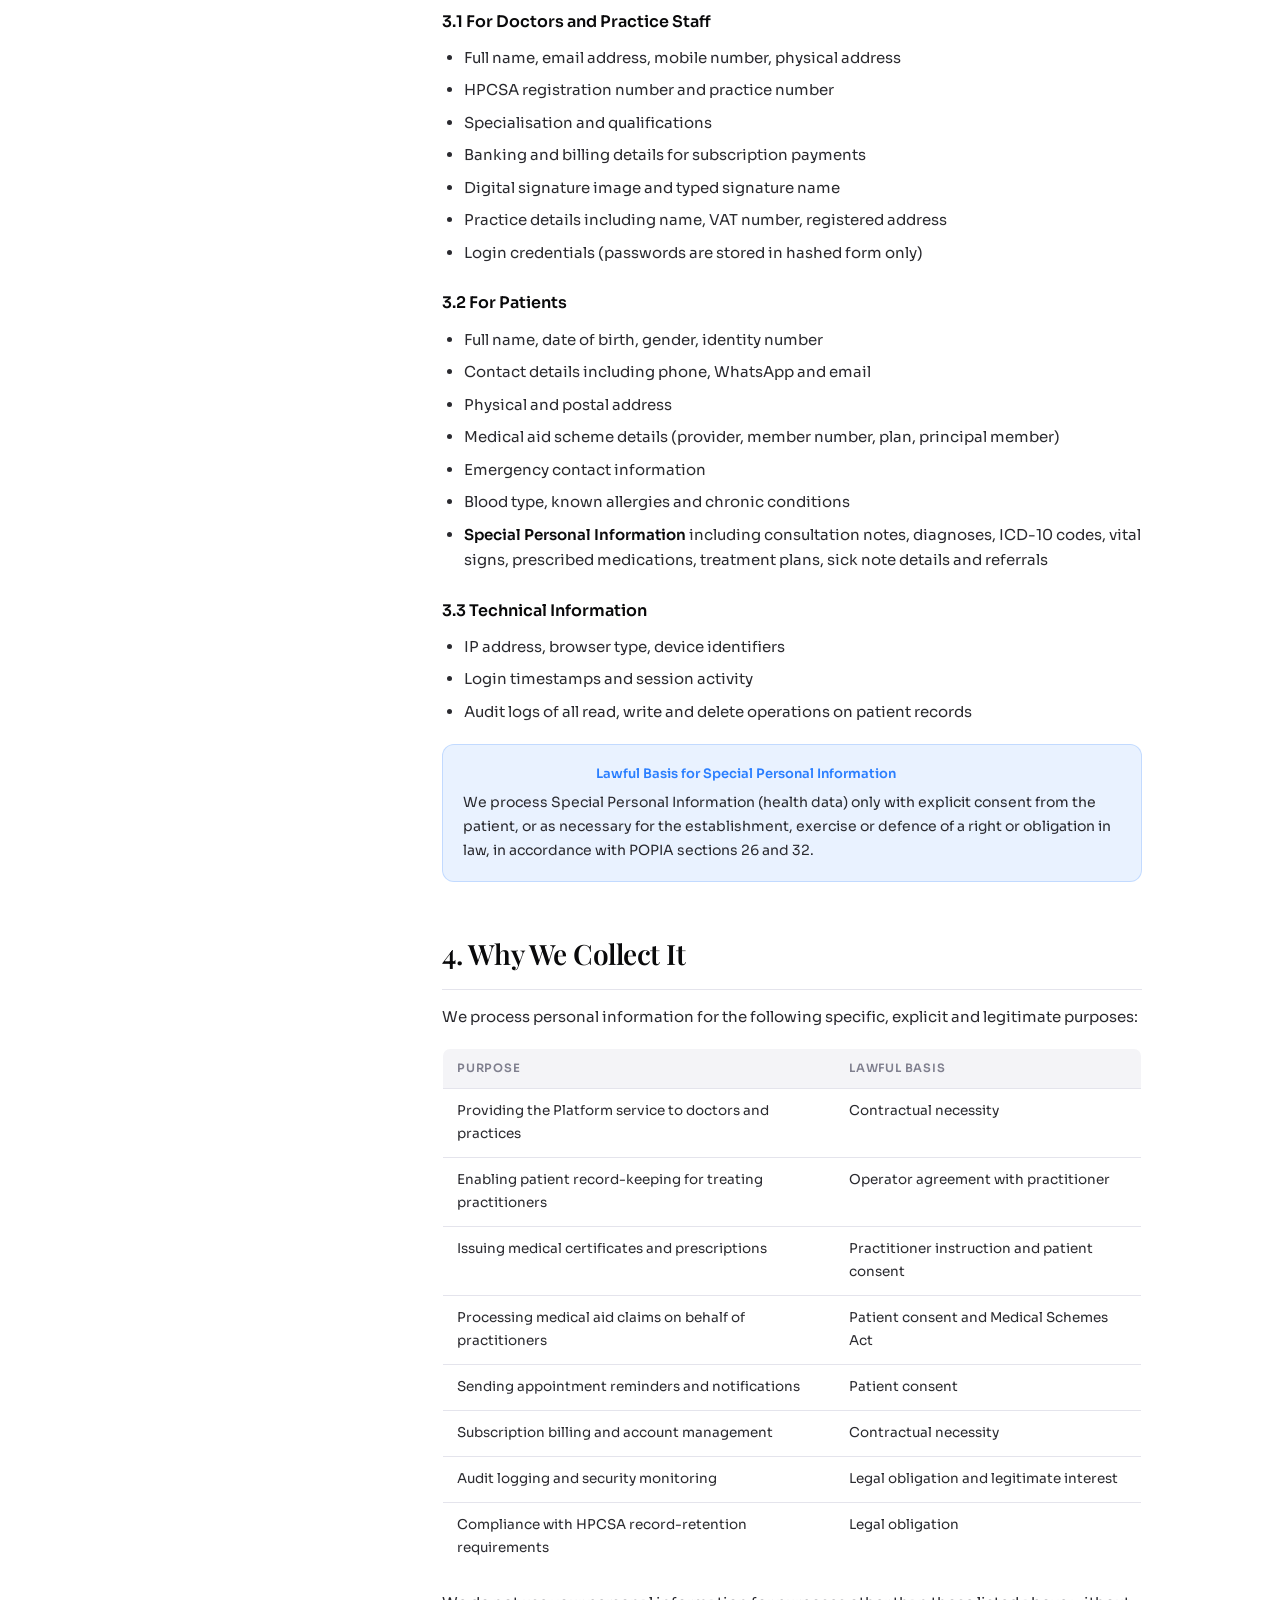
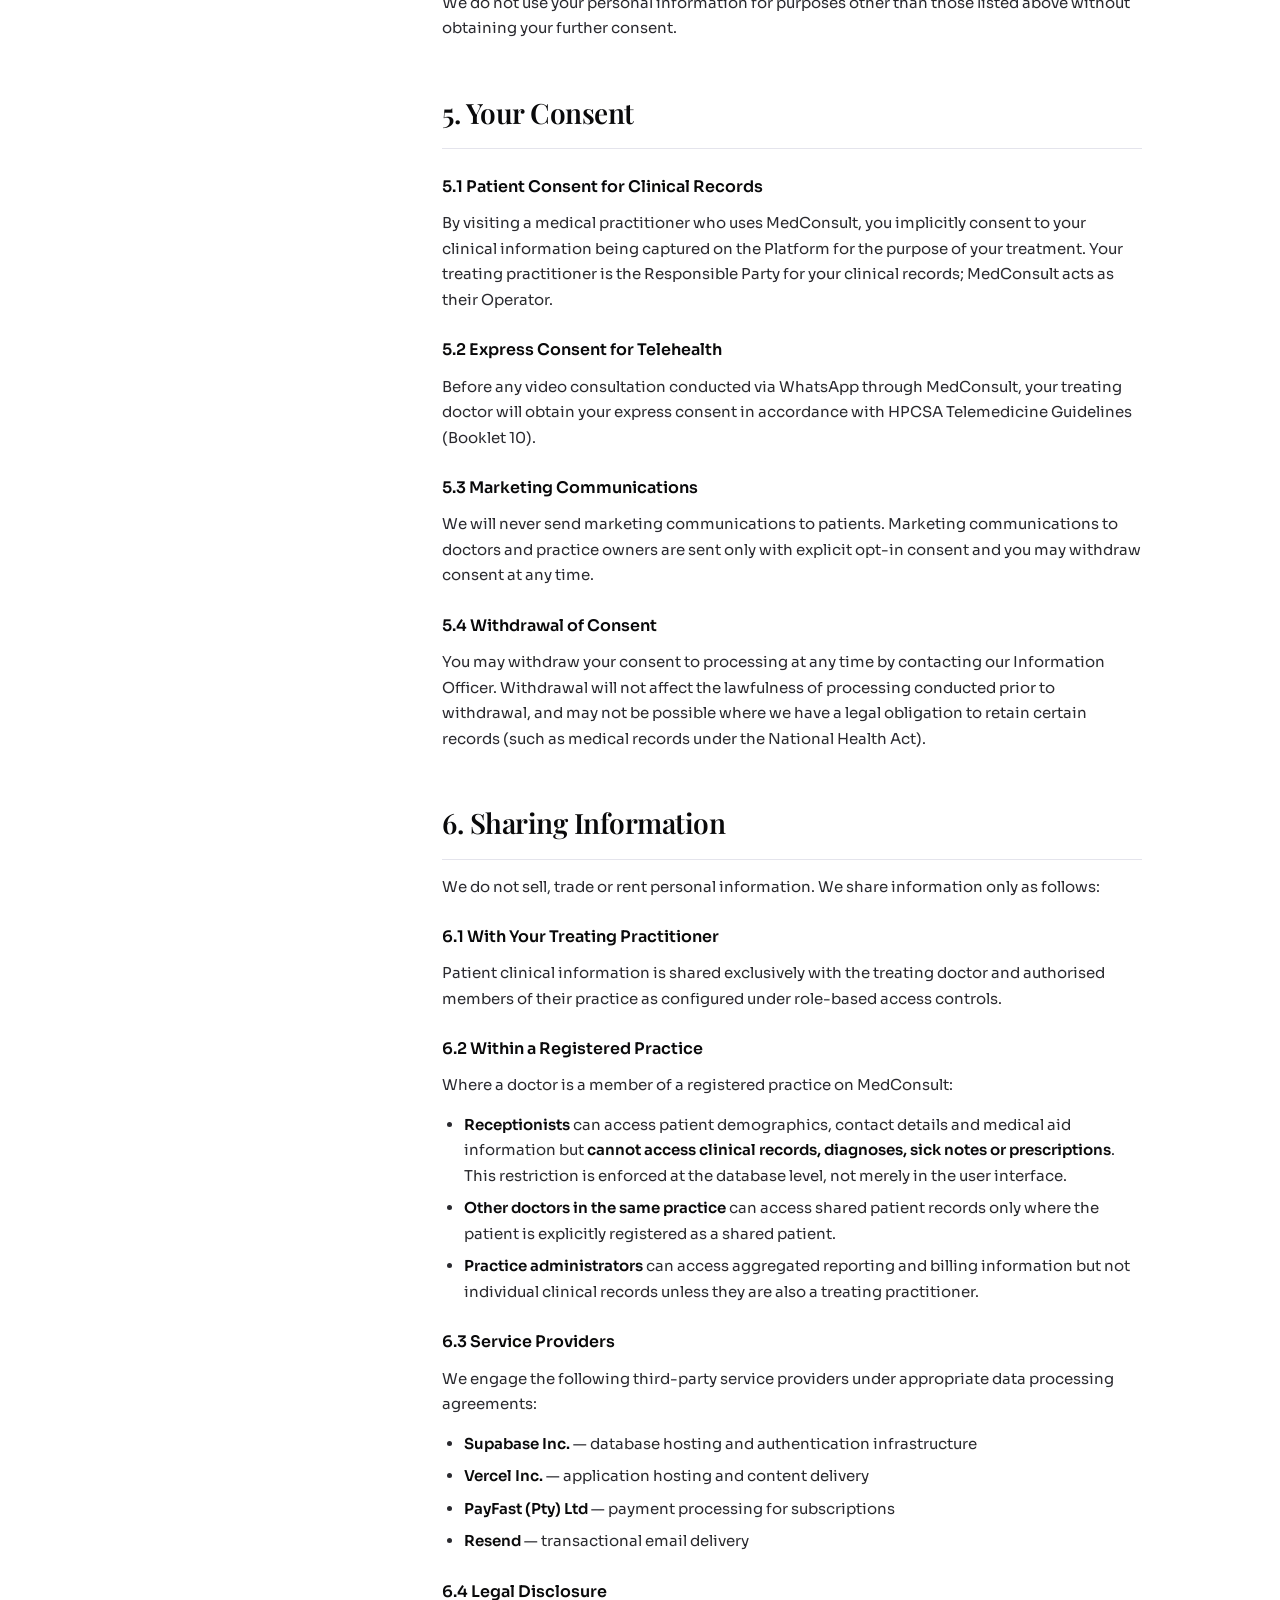
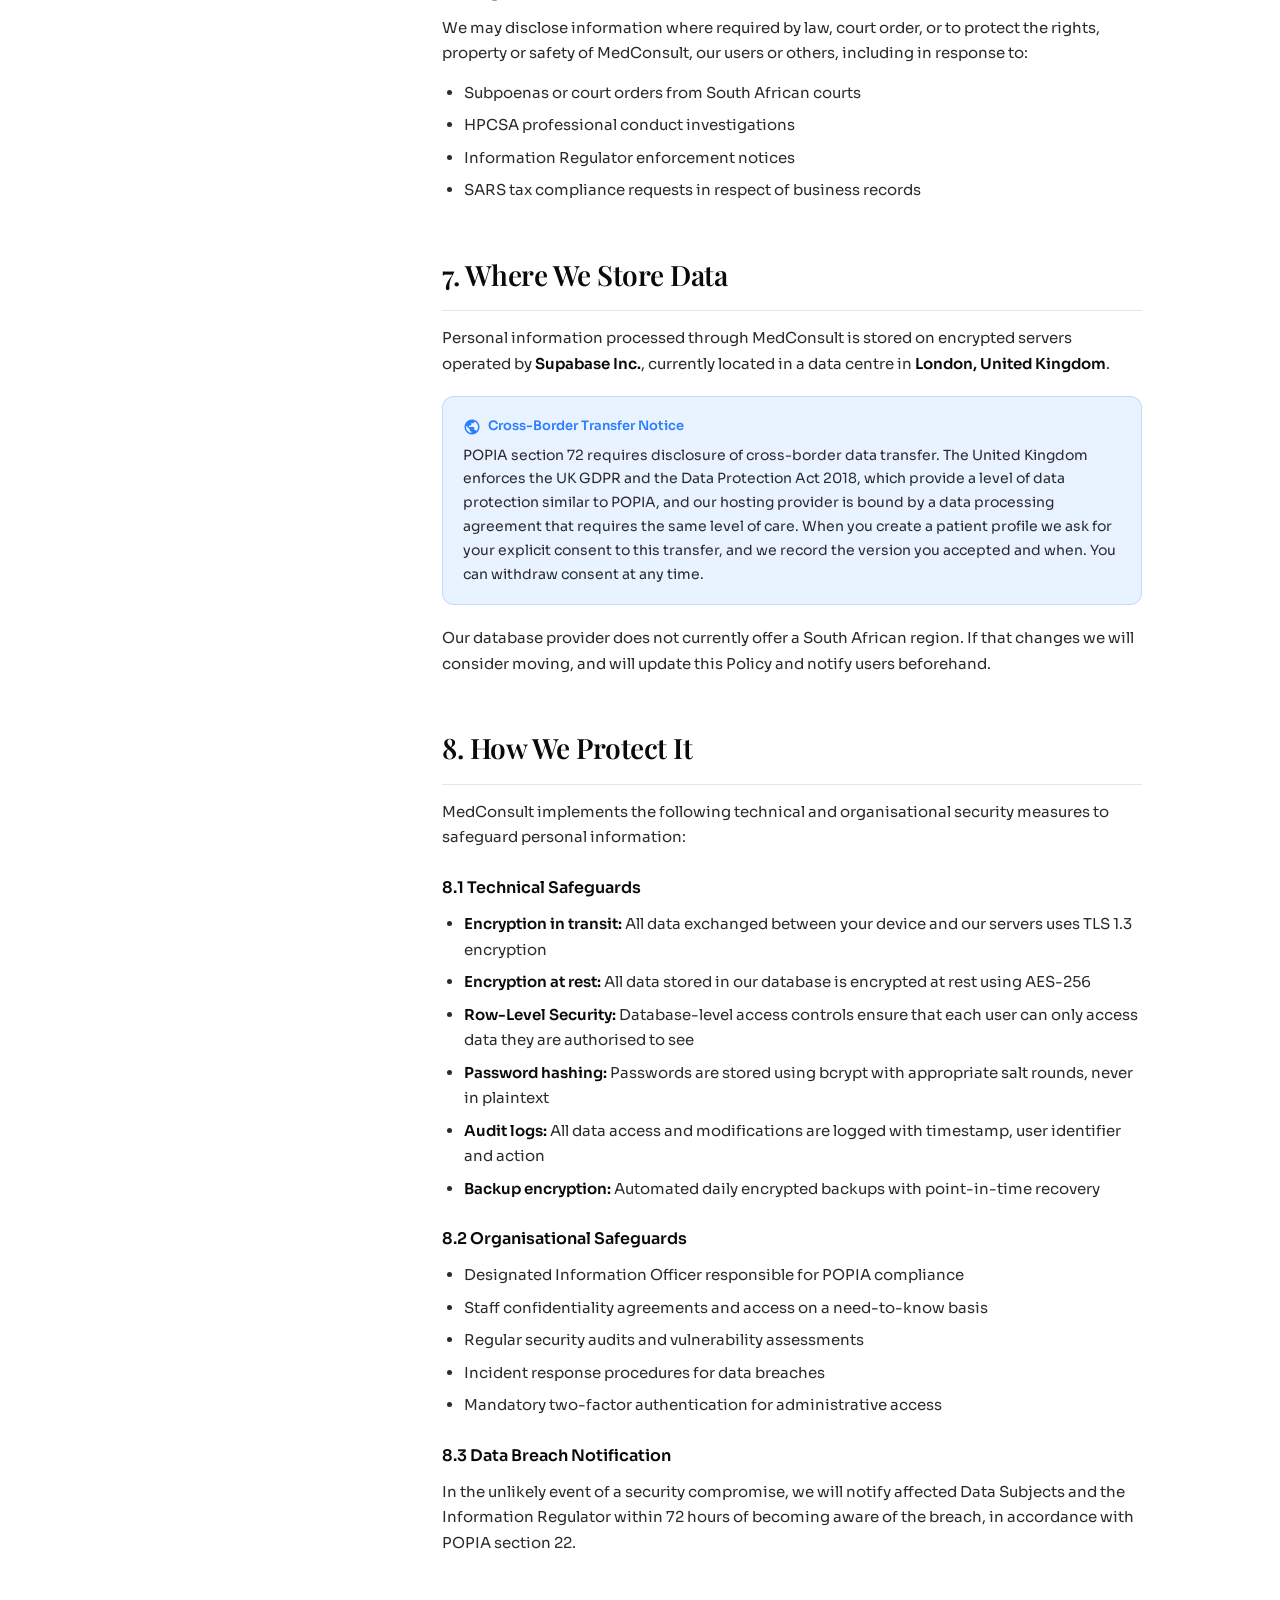
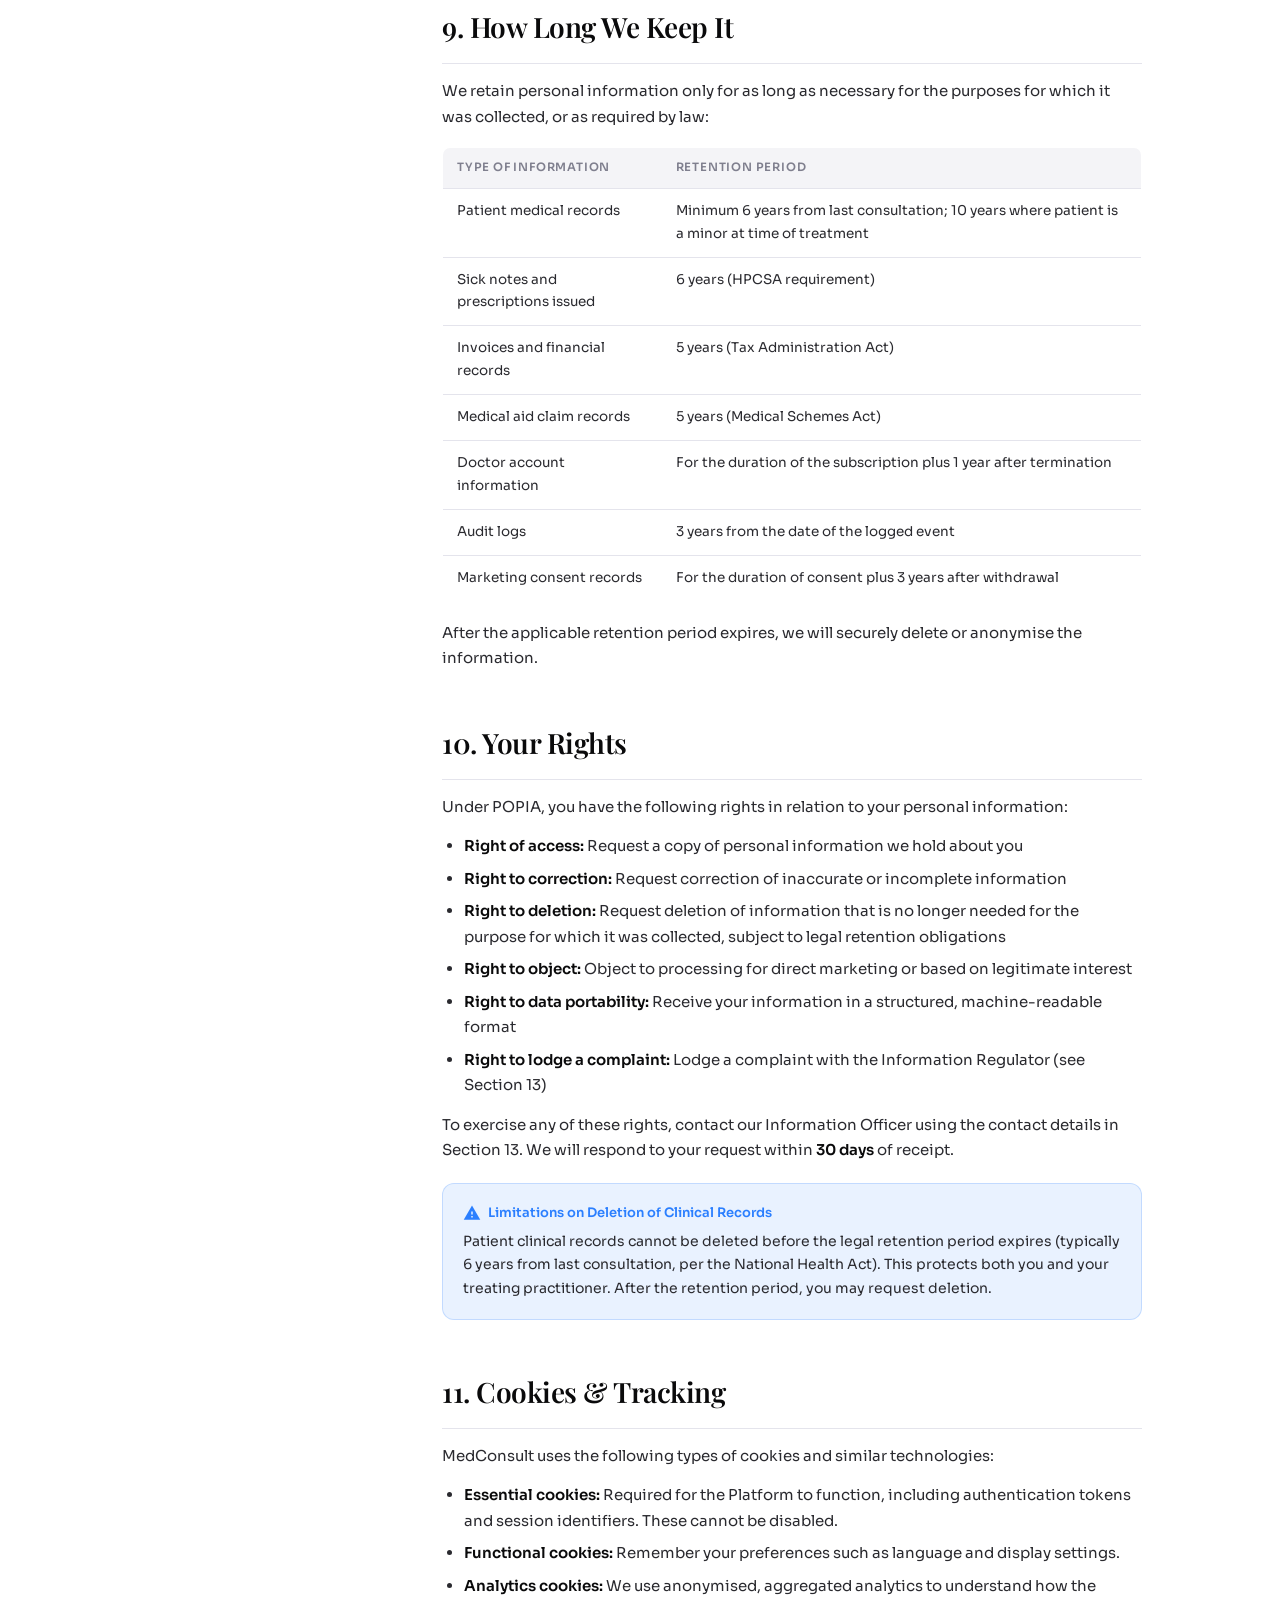
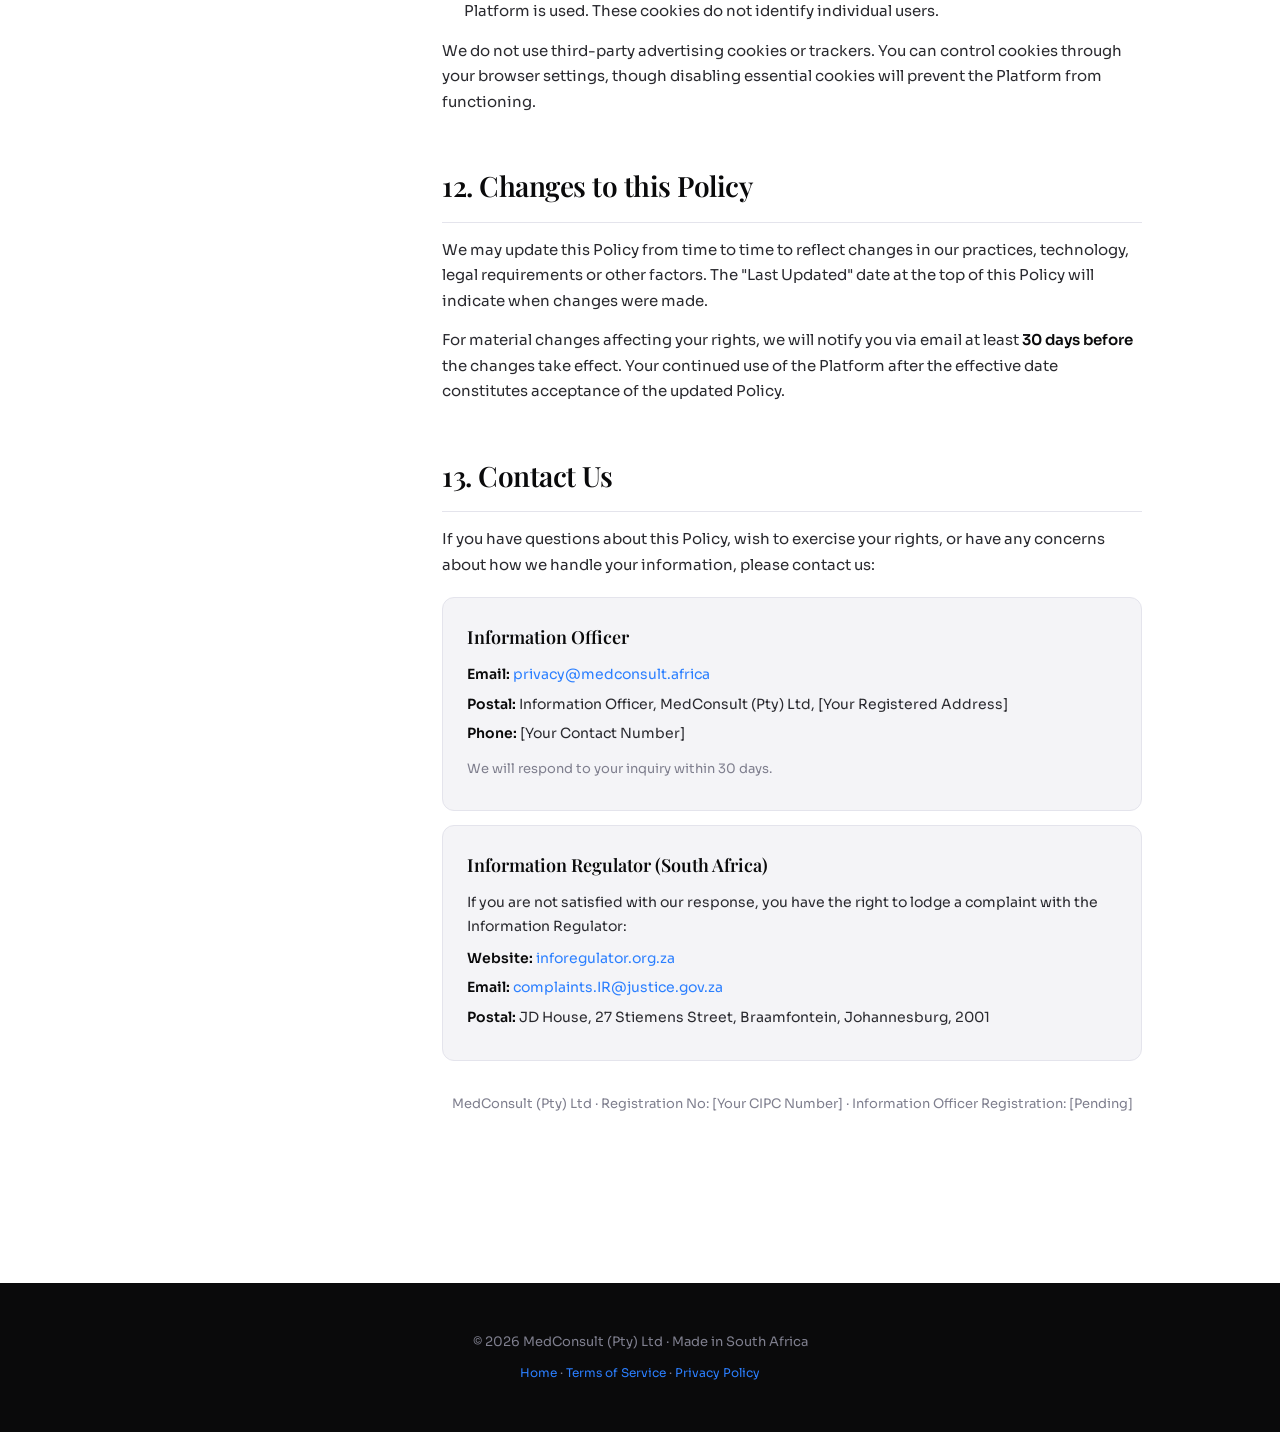
<file: privacy.html>
<!DOCTYPE html>
<html lang="en">
<head>
<meta charset="UTF-8">
<meta name="viewport" content="width=device-width, initial-scale=1.0">
<meta name="description" content="How MedConsult protects patient and practice information under POPIA: where data is kept, who can see it, and your rights.">
<title>Privacy Policy | MedConsult</title>
<link rel="icon" href="/assets/favicon.svg" type="image/svg+xml">
<link rel="icon" href="/assets/icon-192.png" sizes="192x192" type="image/png">
<link rel="apple-touch-icon" href="/assets/apple-touch-icon.png">
<meta name="theme-color" content="#2b7fff">
<link rel="canonical" href="https://medconsult.africa/privacy.html">
<meta property="og:type" content="website">
<meta property="og:site_name" content="MedConsult">
<meta property="og:locale" content="en_ZA">
<meta property="og:title" content="Privacy Policy | MedConsult">
<meta property="og:description" content="How MedConsult protects patient and practice information under POPIA: where data is kept, who can see it, and your rights.">
<meta property="og:url" content="https://medconsult.africa/privacy.html">
<meta property="og:image" content="https://medconsult.africa/assets/og-image.png">
<meta property="og:image:width" content="1200"><meta property="og:image:height" content="630">
<meta property="og:image:alt" content="MedConsult: practice management for South African doctors">
<meta name="twitter:card" content="summary_large_image">
<meta name="twitter:title" content="Privacy Policy | MedConsult">
<meta name="twitter:description" content="How MedConsult protects patient and practice information under POPIA: where data is kept, who can see it, and your rights.">
<meta name="twitter:image" content="https://medconsult.africa/assets/og-image.png">
<link href="https://fonts.googleapis.com/css2?family=Sora:wght@300;400;500;600;700&family=Playfair+Display:ital,wght@0,600;1,400&display=swap" rel="stylesheet">
<link href="https://fonts.googleapis.com/icon?family=Material+Icons" rel="stylesheet">
<style>
:root {
  --black:#0a0a0b; --grey-900:#111113; --grey-700:#2a2a2f; --grey-500:#5a5a65;
  --grey-400:#7f7f8e; --grey-300:#a8a8b8; --grey-100:#e8e8ef; --grey-50:#f4f4f7;
  --white:#fff; --azure:#2b7fff; --azure-dim:rgba(43,127,255,.1); --border:#e4e4ec;
  --shadow-sm:0 1px 3px rgba(0,0,0,.06);
}
*,*::before,*::after{box-sizing:border-box;margin:0;padding:0}
html{scroll-behavior:smooth;-webkit-font-smoothing:antialiased}
body{font-family:'Sora',sans-serif;background:var(--white);color:var(--black);font-size:15px;line-height:1.7}
a{color:var(--azure);text-decoration:none}a:hover{text-decoration:underline}

nav{position:fixed;top:0;left:0;right:0;z-index:100;padding:0 48px;height:64px;display:flex;align-items:center;justify-content:space-between;background:rgba(255,255,255,.9);backdrop-filter:blur(20px);border-bottom:1px solid rgba(0,0,0,.06)}
.nav-logo{display:flex;align-items:center;gap:10px}
.nav-logo-mark{width:30px;height:30px;background:var(--azure);border-radius:8px;display:flex;align-items:center;justify-content:center;font-size:14px}
.nav-logo-text{font-family:'Playfair Display',serif;font-size:18px;font-weight:600}
.btn-back{font-size:14px;font-weight:500;color:var(--grey-500);padding:8px 16px;border-radius:8px;background:none;border:none;cursor:pointer;font-family:'Sora',sans-serif}
.btn-back:hover{color:var(--black);background:var(--grey-50)}

.hero{padding:140px 48px 60px;text-align:center;background:linear-gradient(180deg,#f7f9ff 0%,var(--white) 100%);border-bottom:1px solid var(--border)}
.eyebrow{display:inline-flex;align-items:center;gap:8px;background:var(--azure-dim);border:1px solid rgba(43,127,255,.25);border-radius:100px;padding:6px 16px;font-size:12px;font-weight:600;color:var(--azure);letter-spacing:.5px;text-transform:uppercase;margin-bottom:24px}
.eyebrow-dot{width:6px;height:6px;background:var(--azure);border-radius:50%}
h1{font-family:'Playfair Display',serif;font-size:clamp(34px,5vw,56px);font-weight:700;letter-spacing:-1.5px;line-height:1.15;margin-bottom:16px}
.sub{font-size:17px;color:var(--grey-400);max-width:580px;margin:0 auto;line-height:1.65}
.meta{margin-top:28px;display:flex;gap:24px;justify-content:center;flex-wrap:wrap;font-size:13px;color:var(--grey-400)}
.meta strong{color:var(--grey-500);font-weight:600}

.layout{max-width:1100px;margin:0 auto;padding:64px 48px 120px;display:grid;grid-template-columns:240px 1fr;gap:64px}
aside{position:sticky;top:96px;align-self:start;height:fit-content}
.toc-title{font-size:11px;font-weight:700;text-transform:uppercase;letter-spacing:1.5px;color:var(--grey-400);margin-bottom:14px}
.toc{list-style:none;display:flex;flex-direction:column;gap:1px}
.toc a{display:block;padding:7px 12px;font-size:13px;color:var(--grey-500);border-radius:6px;border-left:2px solid transparent;transition:all .15s;text-decoration:none}
.toc a:hover{color:var(--black);background:var(--grey-50);text-decoration:none}
.toc a.active{color:var(--azure);background:var(--azure-dim);border-left-color:var(--azure);font-weight:500}

main{max-width:720px}
section{margin-bottom:48px;scroll-margin-top:88px}
h2{font-family:'Playfair Display',serif;font-size:28px;font-weight:600;letter-spacing:-.5px;margin-bottom:14px;color:var(--black);padding-bottom:12px;border-bottom:1px solid var(--border)}
h3{font-size:16px;font-weight:600;margin:24px 0 10px;color:var(--black)}
p{margin-bottom:14px;color:var(--grey-700)}
ul,ol{margin:0 0 14px 22px;color:var(--grey-700)}
li{margin-bottom:7px}
strong{color:var(--black);font-weight:600}

.callout{background:var(--azure-dim);border:1px solid rgba(43,127,255,.2);border-radius:12px;padding:18px 20px;margin:20px 0;font-size:14px}
.callout-title{font-weight:600;color:var(--azure);margin-bottom:6px;display:flex;align-items:center;gap:7px;font-size:13px}
.callout p{margin:0;color:var(--grey-700)}

.contact-box{background:var(--grey-50);border:1px solid var(--border);border-radius:12px;padding:24px;margin-top:20px}
.contact-box h3{margin-top:0;font-family:'Playfair Display',serif;font-size:18px;font-weight:600}
.contact-box p{margin-bottom:6px;font-size:14px}

table{width:100%;border-collapse:collapse;margin:18px 0;font-size:13.5px;background:var(--white);border:1px solid var(--border);border-radius:8px;overflow:hidden}
th{text-align:left;padding:10px 14px;background:var(--grey-50);font-weight:600;font-size:11.5px;text-transform:uppercase;letter-spacing:.8px;color:var(--grey-400);border-bottom:1px solid var(--border)}
td{padding:11px 14px;border-bottom:1px solid var(--border);color:var(--grey-700);vertical-align:top}
tr:last-child td{border-bottom:none}

footer{background:var(--black);color:var(--grey-400);padding:48px;text-align:center;font-size:13px}
footer a{color:var(--azure)}
.nav-logo-mark .material-icons{font-size:18px;color:#fff;line-height:1}
.warning-title .material-icons,.callout-title .material-icons{font-size:18px;line-height:1}

@media(max-width:900px){
  .layout{grid-template-columns:1fr;padding:40px 24px 80px;gap:32px}
  aside{position:static;height:auto;padding-bottom:16px;border-bottom:1px solid var(--border)}
  .toc{flex-direction:row;flex-wrap:wrap;gap:6px}
  .toc a{padding:6px 10px;font-size:12px;border-left:none;border:1px solid var(--border)}
  nav{padding:0 20px}
  .hero{padding:100px 24px 48px}
  footer{padding:32px 20px}
}
</style>
</head>
<body>

<nav>
  <a href="index.html" style="display:flex;align-items:center;gap:10px;text-decoration:none;color:inherit">
    <div class="nav-logo-mark"><span class="material-icons">medical_services</span></div>
    <div class="nav-logo-text">MedConsult</div>
  </a>
  <button class="btn-back" onclick="window.location='index.html'">← Back to home</button>
</nav>

<header class="hero">
  <div class="eyebrow"><div class="eyebrow-dot"></div>POPIA Compliant</div>
  <h1>Privacy Policy</h1>
  <p class="sub">How MedConsult collects, processes, stores and protects your personal and health information in compliance with South African law.</p>
  <div class="meta">
    <div><strong>Effective:</strong> 1 January 2026</div>
    <div><strong>Last updated:</strong> 1 January 2026</div>
    <div><strong>Version:</strong> 1.0</div>
  </div>
</header>

<div class="layout">

<aside>
  <div class="toc-title">Contents</div>
  <ul class="toc">
    <li><a href="#about" class="active">1. About this Policy</a></li>
    <li><a href="#definitions">2. Definitions</a></li>
    <li><a href="#information">3. Information We Collect</a></li>
    <li><a href="#purpose">4. Why We Collect It</a></li>
    <li><a href="#consent">5. Your Consent</a></li>
    <li><a href="#sharing">6. Sharing Information</a></li>
    <li><a href="#storage">7. Where We Store Data</a></li>
    <li><a href="#security">8. How We Protect It</a></li>
    <li><a href="#retention">9. How Long We Keep It</a></li>
    <li><a href="#rights">10. Your Rights</a></li>
    <li><a href="#cookies">11. Cookies &amp; Tracking</a></li>
    <li><a href="#changes">12. Changes to this Policy</a></li>
    <li><a href="#contact">13. Contact Us</a></li>
  </ul>
</aside>

<main>

<section id="about">
<h2>1. About this Policy</h2>
<p>This Privacy Policy explains how <strong>MedConsult (Pty) Ltd</strong> ("MedConsult", "we", "us", "our") collects, processes, stores and protects your personal information when you use our practice management platform available at <a href="https://medconsult.africa">medconsult.africa</a> and any associated sub-portals (the "Platform").</p>
<p>MedConsult is a registered South African company and is committed to protecting your privacy in accordance with the <strong>Protection of Personal Information Act, 2013 (POPIA)</strong>, the <strong>Health Professions Council of South Africa (HPCSA) ethical guidelines</strong>, the <strong>National Health Act, 2003</strong>, and applicable international standards including the General Data Protection Regulation (GDPR) where relevant.</p>
<p>By using MedConsult, you acknowledge that you have read and understood this Policy. If you do not agree with any part of this Policy, you must not use the Platform.</p>
</section>

<section id="definitions">
<h2>2. Definitions</h2>
<p>For the purposes of this Policy, the following terms have the meanings set out below:</p>
<ul>
<li><strong>Personal Information:</strong> Information relating to an identifiable natural or juristic person, as defined in POPIA.</li>
<li><strong>Special Personal Information:</strong> Personal information concerning a person's health, including medical history, diagnoses, treatments and prescriptions, as defined in POPIA section 26.</li>
<li><strong>Responsible Party:</strong> The party who determines the purpose and means of processing personal information. MedConsult acts as Responsible Party in respect of platform account data, and as Operator in respect of patient clinical data on behalf of registered medical practitioners.</li>
<li><strong>Data Subject:</strong> The natural person to whom personal information relates.</li>
<li><strong>Processing:</strong> Any operation performed on personal information, including collection, recording, storage, retrieval, use, dissemination and deletion.</li>
<li><strong>User:</strong> Any person who uses the Platform, including doctors, receptionists, practice administrators and patients.</li>
</ul>
</section>

<section id="information">
<h2>3. Information We Collect</h2>

<h3>3.1 For Doctors and Practice Staff</h3>
<ul>
<li>Full name, email address, mobile number, physical address</li>
<li>HPCSA registration number and practice number</li>
<li>Specialisation and qualifications</li>
<li>Banking and billing details for subscription payments</li>
<li>Digital signature image and typed signature name</li>
<li>Practice details including name, VAT number, registered address</li>
<li>Login credentials (passwords are stored in hashed form only)</li>
</ul>

<h3>3.2 For Patients</h3>
<ul>
<li>Full name, date of birth, gender, identity number</li>
<li>Contact details including phone, WhatsApp and email</li>
<li>Physical and postal address</li>
<li>Medical aid scheme details (provider, member number, plan, principal member)</li>
<li>Emergency contact information</li>
<li>Blood type, known allergies and chronic conditions</li>
<li><strong>Special Personal Information</strong> including consultation notes, diagnoses, ICD-10 codes, vital signs, prescribed medications, treatment plans, sick note details and referrals</li>
</ul>

<h3>3.3 Technical Information</h3>
<ul>
<li>IP address, browser type, device identifiers</li>
<li>Login timestamps and session activity</li>
<li>Audit logs of all read, write and delete operations on patient records</li>
</ul>

<div class="callout">
<div class="callout-title"><span class="material-icons">balance</span> Lawful Basis for Special Personal Information</div>
<p>We process Special Personal Information (health data) only with explicit consent from the patient, or as necessary for the establishment, exercise or defence of a right or obligation in law, in accordance with POPIA sections 26 and 32.</p>
</div>
</section>

<section id="purpose">
<h2>4. Why We Collect It</h2>
<p>We process personal information for the following specific, explicit and legitimate purposes:</p>

<table>
<thead><tr><th>Purpose</th><th>Lawful Basis</th></tr></thead>
<tbody>
<tr><td>Providing the Platform service to doctors and practices</td><td>Contractual necessity</td></tr>
<tr><td>Enabling patient record-keeping for treating practitioners</td><td>Operator agreement with practitioner</td></tr>
<tr><td>Issuing medical certificates and prescriptions</td><td>Practitioner instruction and patient consent</td></tr>
<tr><td>Processing medical aid claims on behalf of practitioners</td><td>Patient consent and Medical Schemes Act</td></tr>
<tr><td>Sending appointment reminders and notifications</td><td>Patient consent</td></tr>
<tr><td>Subscription billing and account management</td><td>Contractual necessity</td></tr>
<tr><td>Audit logging and security monitoring</td><td>Legal obligation and legitimate interest</td></tr>
<tr><td>Compliance with HPCSA record-retention requirements</td><td>Legal obligation</td></tr>
</tbody>
</table>

<p>We do not use your personal information for purposes other than those listed above without obtaining your further consent.</p>
</section>

<section id="consent">
<h2>5. Your Consent</h2>

<h3>5.1 Patient Consent for Clinical Records</h3>
<p>By visiting a medical practitioner who uses MedConsult, you implicitly consent to your clinical information being captured on the Platform for the purpose of your treatment. Your treating practitioner is the Responsible Party for your clinical records; MedConsult acts as their Operator.</p>

<h3>5.2 Express Consent for Telehealth</h3>
<p>Before any video consultation conducted via WhatsApp through MedConsult, your treating doctor will obtain your express consent in accordance with HPCSA Telemedicine Guidelines (Booklet 10).</p>

<h3>5.3 Marketing Communications</h3>
<p>We will never send marketing communications to patients. Marketing communications to doctors and practice owners are sent only with explicit opt-in consent and you may withdraw consent at any time.</p>

<h3>5.4 Withdrawal of Consent</h3>
<p>You may withdraw your consent to processing at any time by contacting our Information Officer. Withdrawal will not affect the lawfulness of processing conducted prior to withdrawal, and may not be possible where we have a legal obligation to retain certain records (such as medical records under the National Health Act).</p>
</section>

<section id="sharing">
<h2>6. Sharing Information</h2>

<p>We do not sell, trade or rent personal information. We share information only as follows:</p>

<h3>6.1 With Your Treating Practitioner</h3>
<p>Patient clinical information is shared exclusively with the treating doctor and authorised members of their practice as configured under role-based access controls.</p>

<h3>6.2 Within a Registered Practice</h3>
<p>Where a doctor is a member of a registered practice on MedConsult:</p>
<ul>
<li><strong>Receptionists</strong> can access patient demographics, contact details and medical aid information but <strong>cannot access clinical records, diagnoses, sick notes or prescriptions</strong>. This restriction is enforced at the database level, not merely in the user interface.</li>
<li><strong>Other doctors in the same practice</strong> can access shared patient records only where the patient is explicitly registered as a shared patient.</li>
<li><strong>Practice administrators</strong> can access aggregated reporting and billing information but not individual clinical records unless they are also a treating practitioner.</li>
</ul>

<h3>6.3 Service Providers</h3>
<p>We engage the following third-party service providers under appropriate data processing agreements:</p>
<ul>
<li><strong>Supabase Inc.</strong> — database hosting and authentication infrastructure</li>
<li><strong>Vercel Inc.</strong> — application hosting and content delivery</li>
<li><strong>PayFast (Pty) Ltd</strong> — payment processing for subscriptions</li>
<li><strong>Resend</strong> — transactional email delivery</li>
</ul>

<h3>6.4 Legal Disclosure</h3>
<p>We may disclose information where required by law, court order, or to protect the rights, property or safety of MedConsult, our users or others, including in response to:</p>
<ul>
<li>Subpoenas or court orders from South African courts</li>
<li>HPCSA professional conduct investigations</li>
<li>Information Regulator enforcement notices</li>
<li>SARS tax compliance requests in respect of business records</li>
</ul>
</section>

<section id="storage">
<h2>7. Where We Store Data</h2>

<p>Personal information processed through MedConsult is stored on encrypted servers operated by <strong>Supabase Inc.</strong>, currently located in a data centre in <strong>London, United Kingdom</strong>.</p>

<div class="callout">
<div class="callout-title"><span class="material-icons">public</span> Cross-Border Transfer Notice</div>
<p>POPIA section 72 requires disclosure of cross-border data transfer. The United Kingdom enforces the UK GDPR and the Data Protection Act 2018, which provide a level of data protection similar to POPIA, and our hosting provider is bound by a data processing agreement that requires the same level of care. When you create a patient profile we ask for your explicit consent to this transfer, and we record the version you accepted and when. You can withdraw consent at any time.</p>
</div>

<p>Our database provider does not currently offer a South African region. If that changes we will consider moving, and will update this Policy and notify users beforehand.</p>
</section>

<section id="security">
<h2>8. How We Protect It</h2>

<p>MedConsult implements the following technical and organisational security measures to safeguard personal information:</p>

<h3>8.1 Technical Safeguards</h3>
<ul>
<li><strong>Encryption in transit:</strong> All data exchanged between your device and our servers uses TLS 1.3 encryption</li>
<li><strong>Encryption at rest:</strong> All data stored in our database is encrypted at rest using AES-256</li>
<li><strong>Row-Level Security:</strong> Database-level access controls ensure that each user can only access data they are authorised to see</li>
<li><strong>Password hashing:</strong> Passwords are stored using bcrypt with appropriate salt rounds, never in plaintext</li>
<li><strong>Audit logs:</strong> All data access and modifications are logged with timestamp, user identifier and action</li>
<li><strong>Backup encryption:</strong> Automated daily encrypted backups with point-in-time recovery</li>
</ul>

<h3>8.2 Organisational Safeguards</h3>
<ul>
<li>Designated Information Officer responsible for POPIA compliance</li>
<li>Staff confidentiality agreements and access on a need-to-know basis</li>
<li>Regular security audits and vulnerability assessments</li>
<li>Incident response procedures for data breaches</li>
<li>Mandatory two-factor authentication for administrative access</li>
</ul>

<h3>8.3 Data Breach Notification</h3>
<p>In the unlikely event of a security compromise, we will notify affected Data Subjects and the Information Regulator within 72 hours of becoming aware of the breach, in accordance with POPIA section 22.</p>
</section>

<section id="retention">
<h2>9. How Long We Keep It</h2>

<p>We retain personal information only for as long as necessary for the purposes for which it was collected, or as required by law:</p>

<table>
<thead><tr><th>Type of Information</th><th>Retention Period</th></tr></thead>
<tbody>
<tr><td>Patient medical records</td><td>Minimum 6 years from last consultation; 10 years where patient is a minor at time of treatment</td></tr>
<tr><td>Sick notes and prescriptions issued</td><td>6 years (HPCSA requirement)</td></tr>
<tr><td>Invoices and financial records</td><td>5 years (Tax Administration Act)</td></tr>
<tr><td>Medical aid claim records</td><td>5 years (Medical Schemes Act)</td></tr>
<tr><td>Doctor account information</td><td>For the duration of the subscription plus 1 year after termination</td></tr>
<tr><td>Audit logs</td><td>3 years from the date of the logged event</td></tr>
<tr><td>Marketing consent records</td><td>For the duration of consent plus 3 years after withdrawal</td></tr>
</tbody>
</table>

<p>After the applicable retention period expires, we will securely delete or anonymise the information.</p>
</section>

<section id="rights">
<h2>10. Your Rights</h2>

<p>Under POPIA, you have the following rights in relation to your personal information:</p>

<ul>
<li><strong>Right of access:</strong> Request a copy of personal information we hold about you</li>
<li><strong>Right to correction:</strong> Request correction of inaccurate or incomplete information</li>
<li><strong>Right to deletion:</strong> Request deletion of information that is no longer needed for the purpose for which it was collected, subject to legal retention obligations</li>
<li><strong>Right to object:</strong> Object to processing for direct marketing or based on legitimate interest</li>
<li><strong>Right to data portability:</strong> Receive your information in a structured, machine-readable format</li>
<li><strong>Right to lodge a complaint:</strong> Lodge a complaint with the Information Regulator (see Section 13)</li>
</ul>

<p>To exercise any of these rights, contact our Information Officer using the contact details in Section 13. We will respond to your request within <strong>30 days</strong> of receipt.</p>

<div class="callout">
<div class="callout-title"><span class="material-icons">warning</span> Limitations on Deletion of Clinical Records</div>
<p>Patient clinical records cannot be deleted before the legal retention period expires (typically 6 years from last consultation, per the National Health Act). This protects both you and your treating practitioner. After the retention period, you may request deletion.</p>
</div>
</section>

<section id="cookies">
<h2>11. Cookies &amp; Tracking</h2>

<p>MedConsult uses the following types of cookies and similar technologies:</p>

<ul>
<li><strong>Essential cookies:</strong> Required for the Platform to function, including authentication tokens and session identifiers. These cannot be disabled.</li>
<li><strong>Functional cookies:</strong> Remember your preferences such as language and display settings.</li>
<li><strong>Analytics cookies:</strong> We use anonymised, aggregated analytics to understand how the Platform is used. These cookies do not identify individual users.</li>
</ul>

<p>We do not use third-party advertising cookies or trackers. You can control cookies through your browser settings, though disabling essential cookies will prevent the Platform from functioning.</p>
</section>

<section id="changes">
<h2>12. Changes to this Policy</h2>

<p>We may update this Policy from time to time to reflect changes in our practices, technology, legal requirements or other factors. The "Last Updated" date at the top of this Policy will indicate when changes were made.</p>

<p>For material changes affecting your rights, we will notify you via email at least <strong>30 days before</strong> the changes take effect. Your continued use of the Platform after the effective date constitutes acceptance of the updated Policy.</p>
</section>

<section id="contact">
<h2>13. Contact Us</h2>

<p>If you have questions about this Policy, wish to exercise your rights, or have any concerns about how we handle your information, please contact us:</p>

<div class="contact-box">
<h3>Information Officer</h3>
<p><strong>Email:</strong> <a href="mailto:privacy@medconsult.africa">privacy@medconsult.africa</a></p>
<p><strong>Postal:</strong> Information Officer, MedConsult (Pty) Ltd, [Your Registered Address]</p>
<p><strong>Phone:</strong> [Your Contact Number]</p>
<p style="margin-top:12px;font-size:13px;color:var(--grey-400)">We will respond to your inquiry within 30 days.</p>
</div>

<div class="contact-box" style="margin-top:14px">
<h3>Information Regulator (South Africa)</h3>
<p>If you are not satisfied with our response, you have the right to lodge a complaint with the Information Regulator:</p>
<p style="margin-top:8px"><strong>Website:</strong> <a href="https://inforegulator.org.za" target="_blank" rel="noopener">inforegulator.org.za</a></p>
<p><strong>Email:</strong> <a href="mailto:complaints.IR@justice.gov.za">complaints.IR@justice.gov.za</a></p>
<p><strong>Postal:</strong> JD House, 27 Stiemens Street, Braamfontein, Johannesburg, 2001</p>
</div>

<p style="margin-top:32px;font-size:13px;color:var(--grey-400);text-align:center">
MedConsult (Pty) Ltd · Registration No: [Your CIPC Number] · Information Officer Registration: [Pending]
</p>

</section>

</main>

</div>

<footer>
  <div>© 2026 MedConsult (Pty) Ltd · Made in South Africa</div>
  <div style="margin-top:10px;font-size:12px">
    <a href="index.html">Home</a> · <a href="terms.html">Terms of Service</a> · <a href="privacy.html">Privacy Policy</a>
  </div>
</footer>

<script>
const links=document.querySelectorAll('.toc a');
const sections=document.querySelectorAll('section');
const observer=new IntersectionObserver(entries=>{
  entries.forEach(e=>{
    if(e.isIntersecting){
      links.forEach(l=>l.classList.remove('active'));
      const link=document.querySelector(`.toc a[href="#${e.target.id}"]`);
      if(link)link.classList.add('active');
    }
  });
},{rootMargin:'-40% 0px -55% 0px'});
sections.forEach(s=>observer.observe(s));
</script>
</body>
</html>
</file>
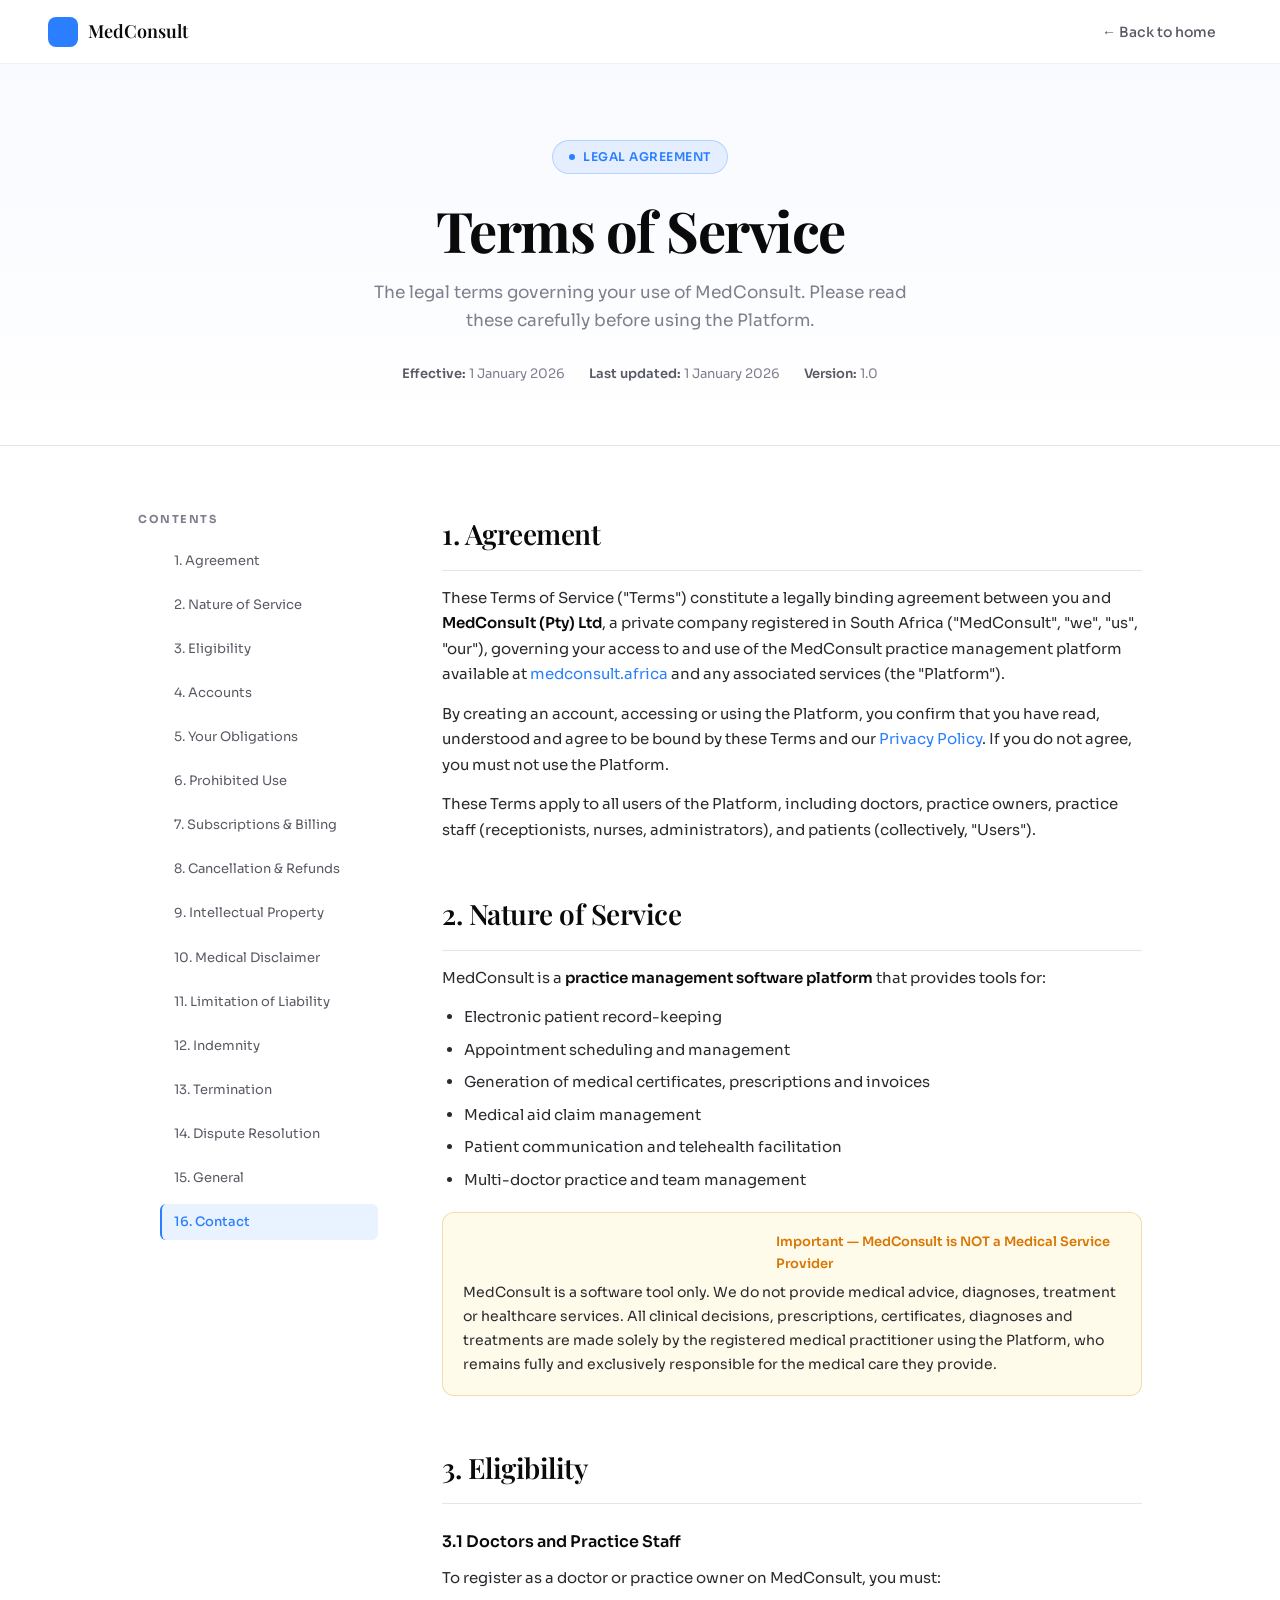
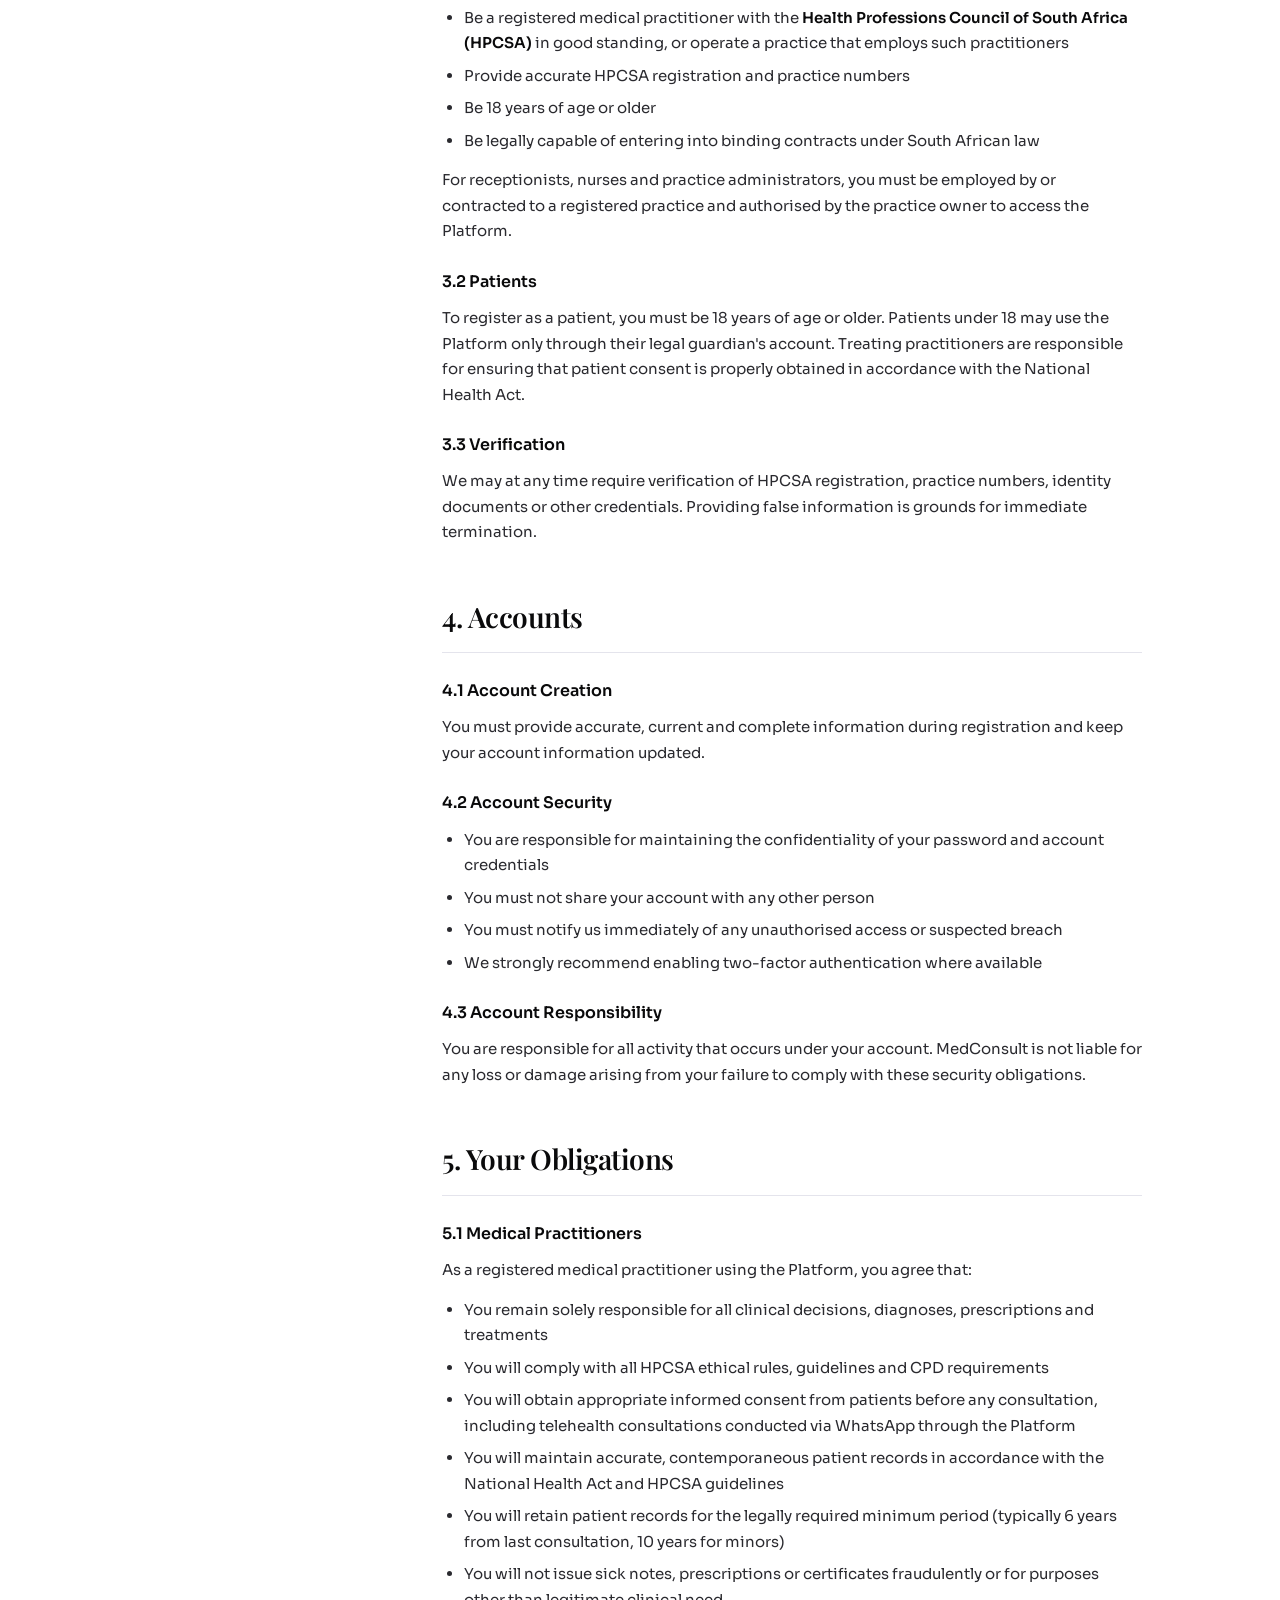
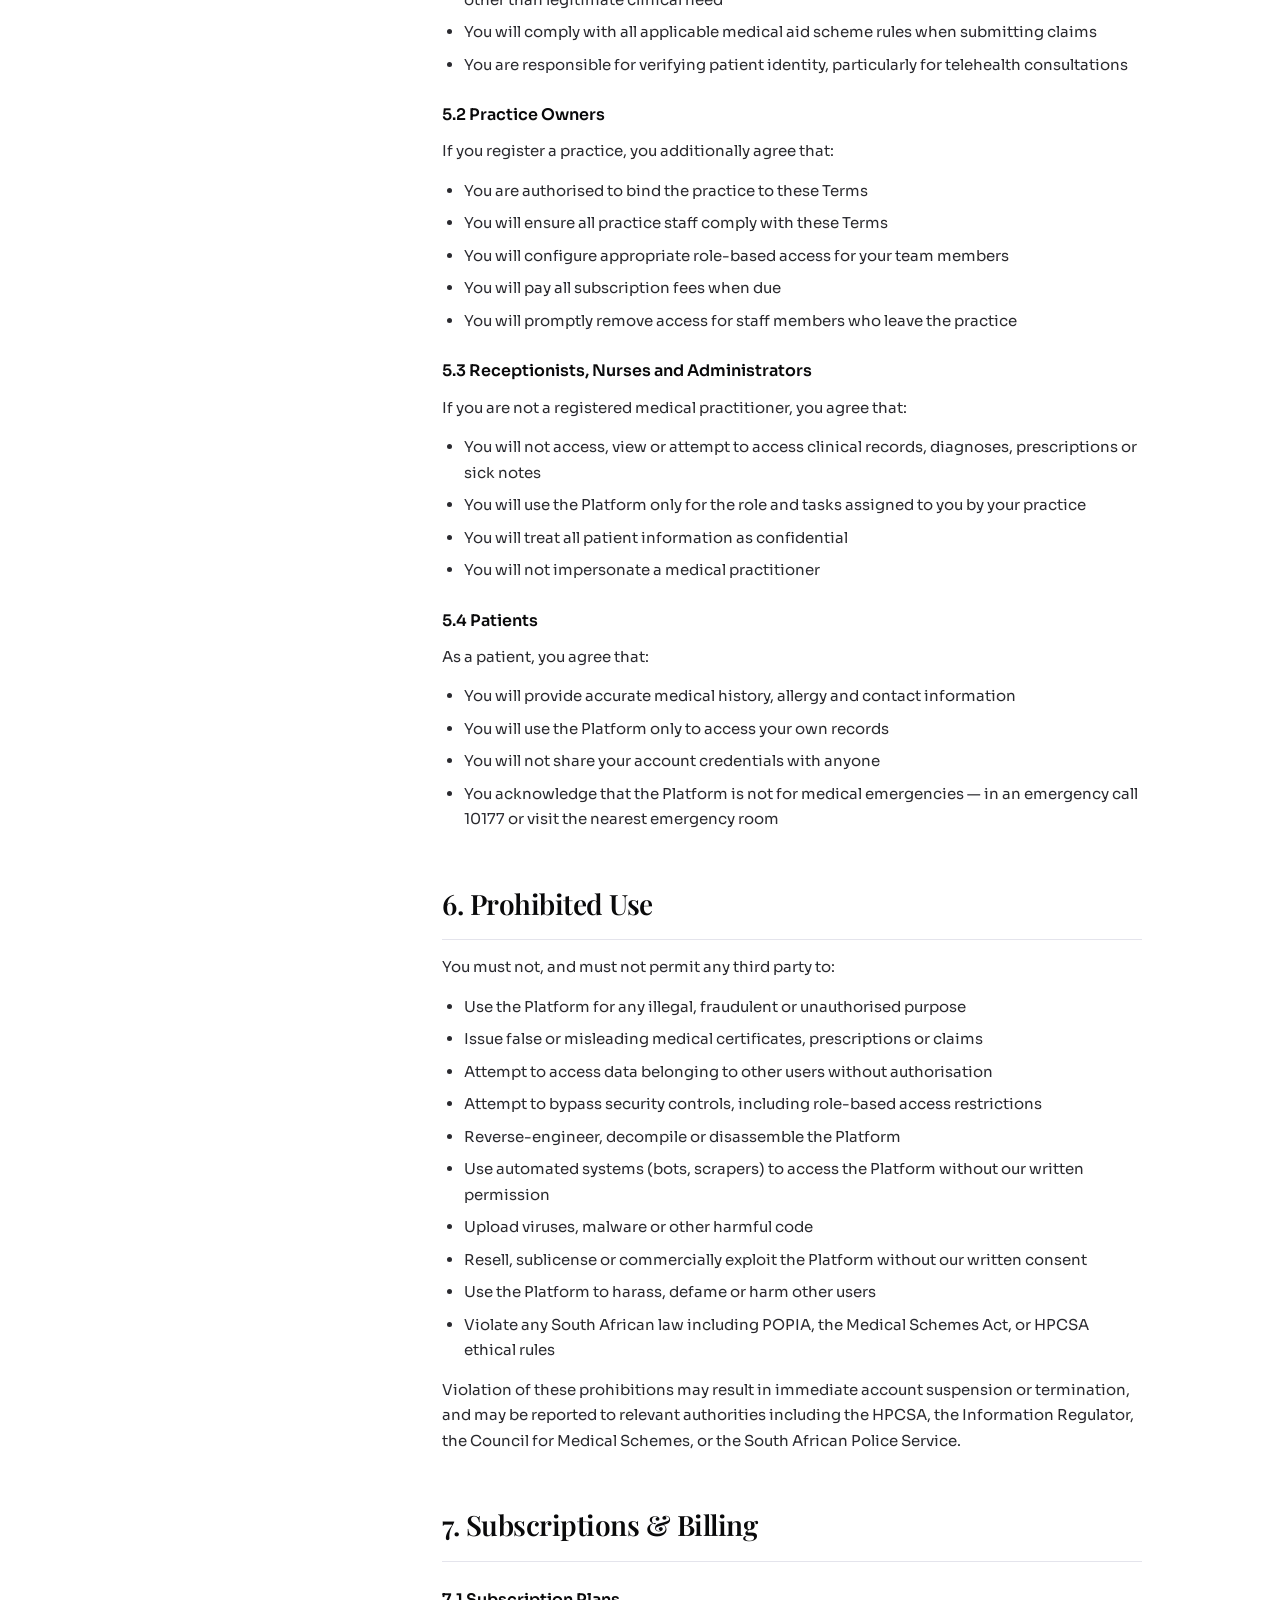
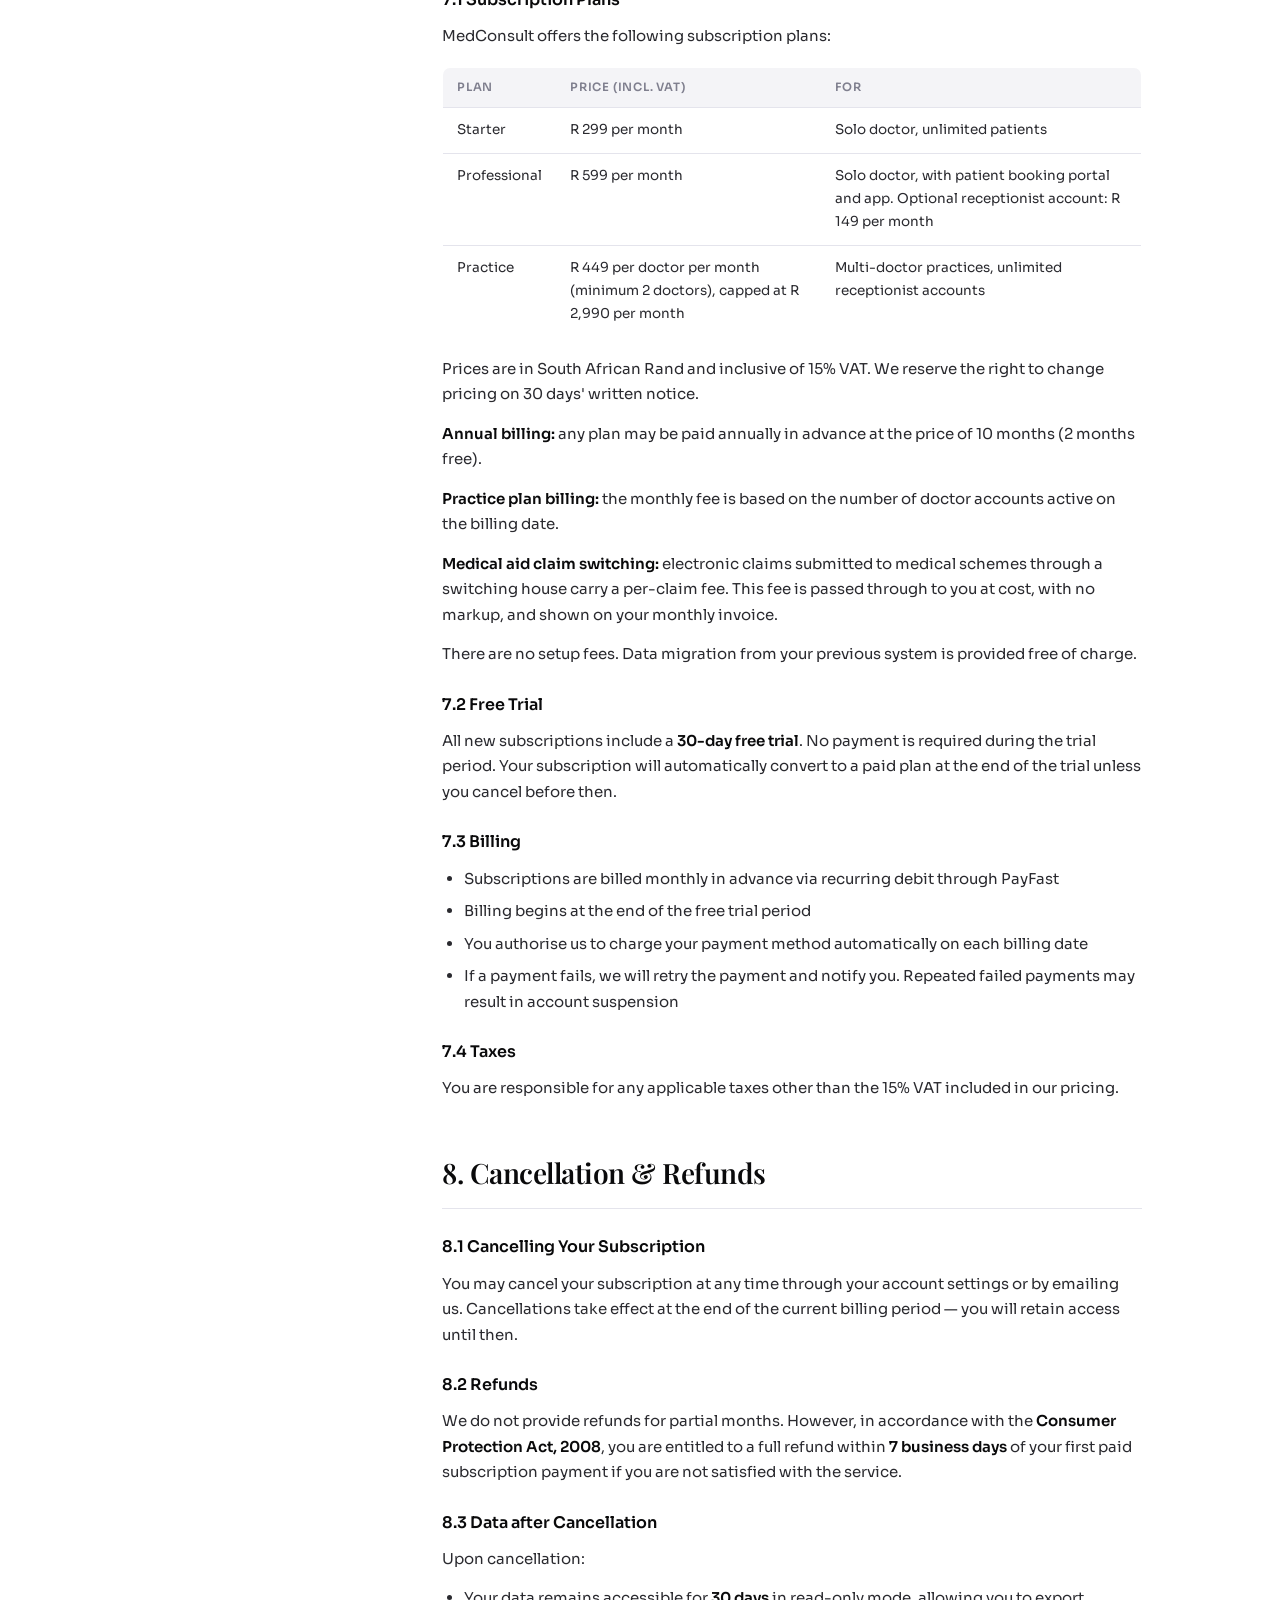
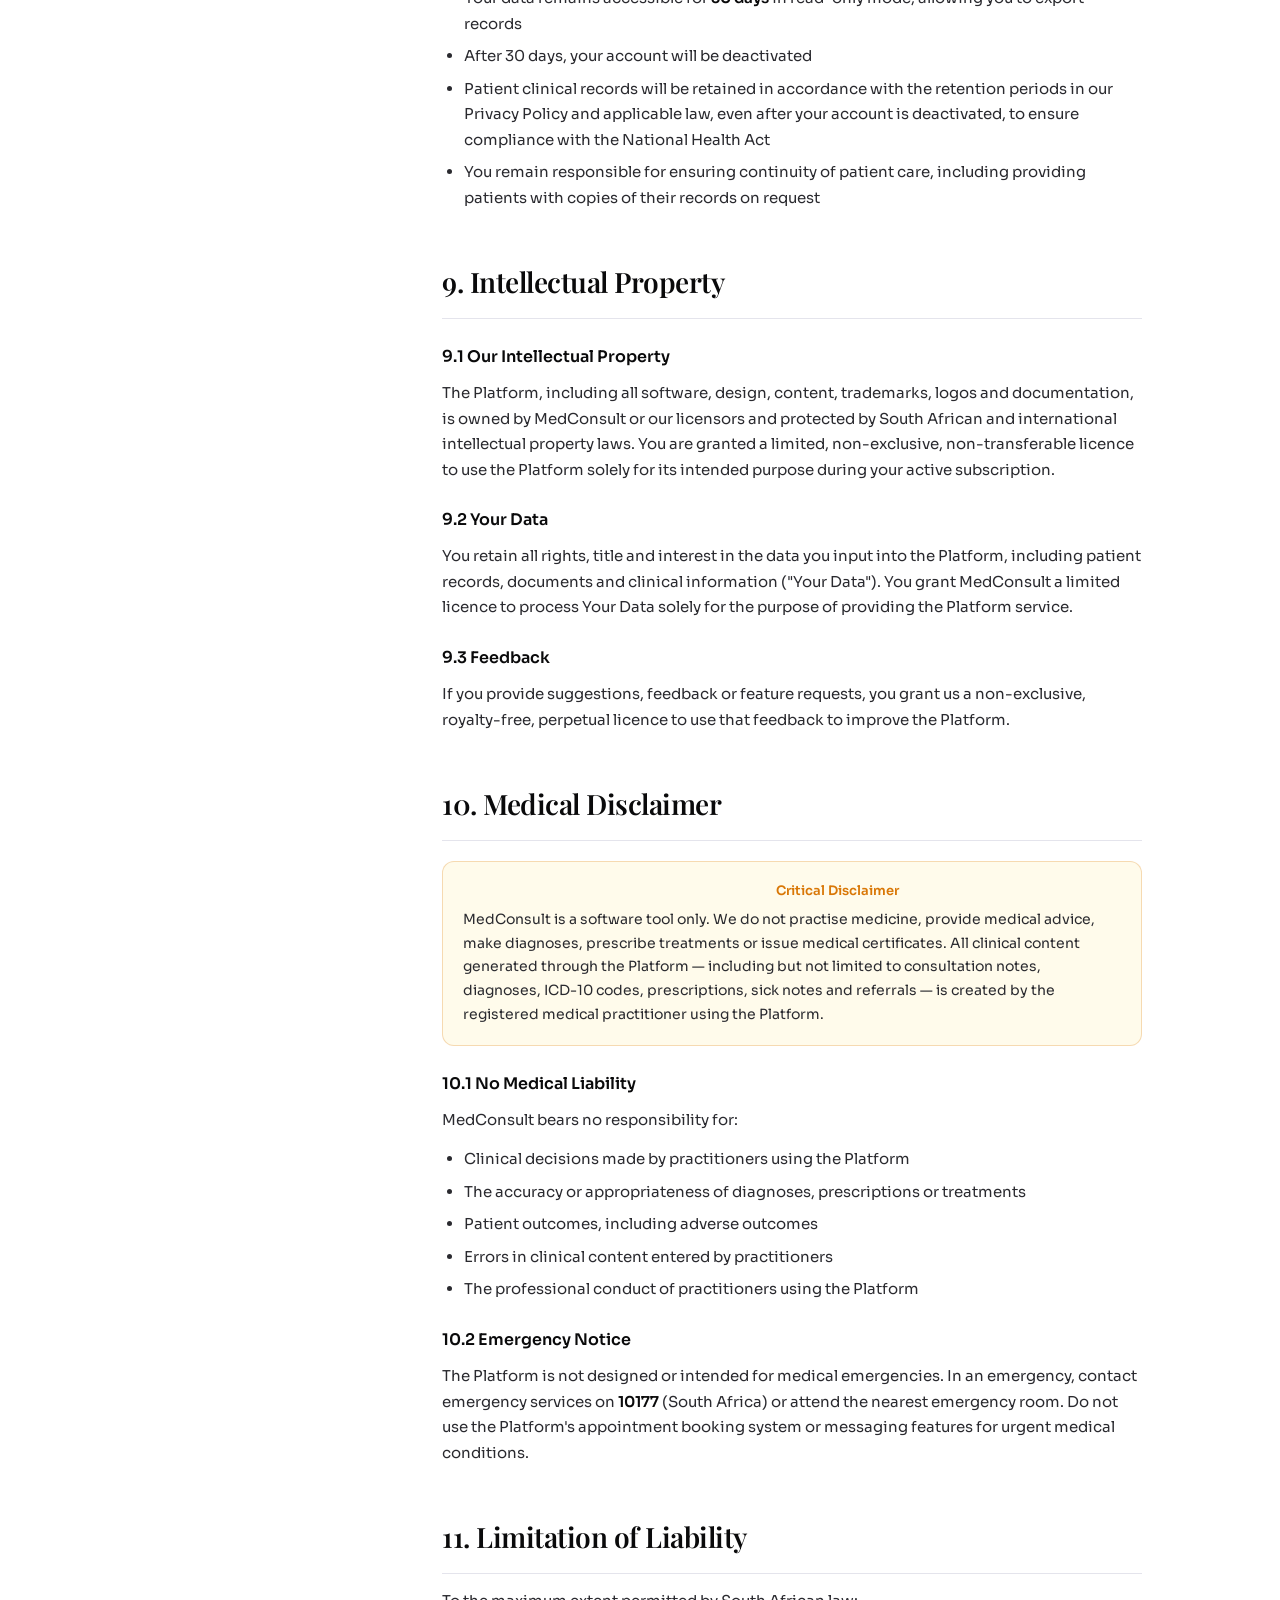
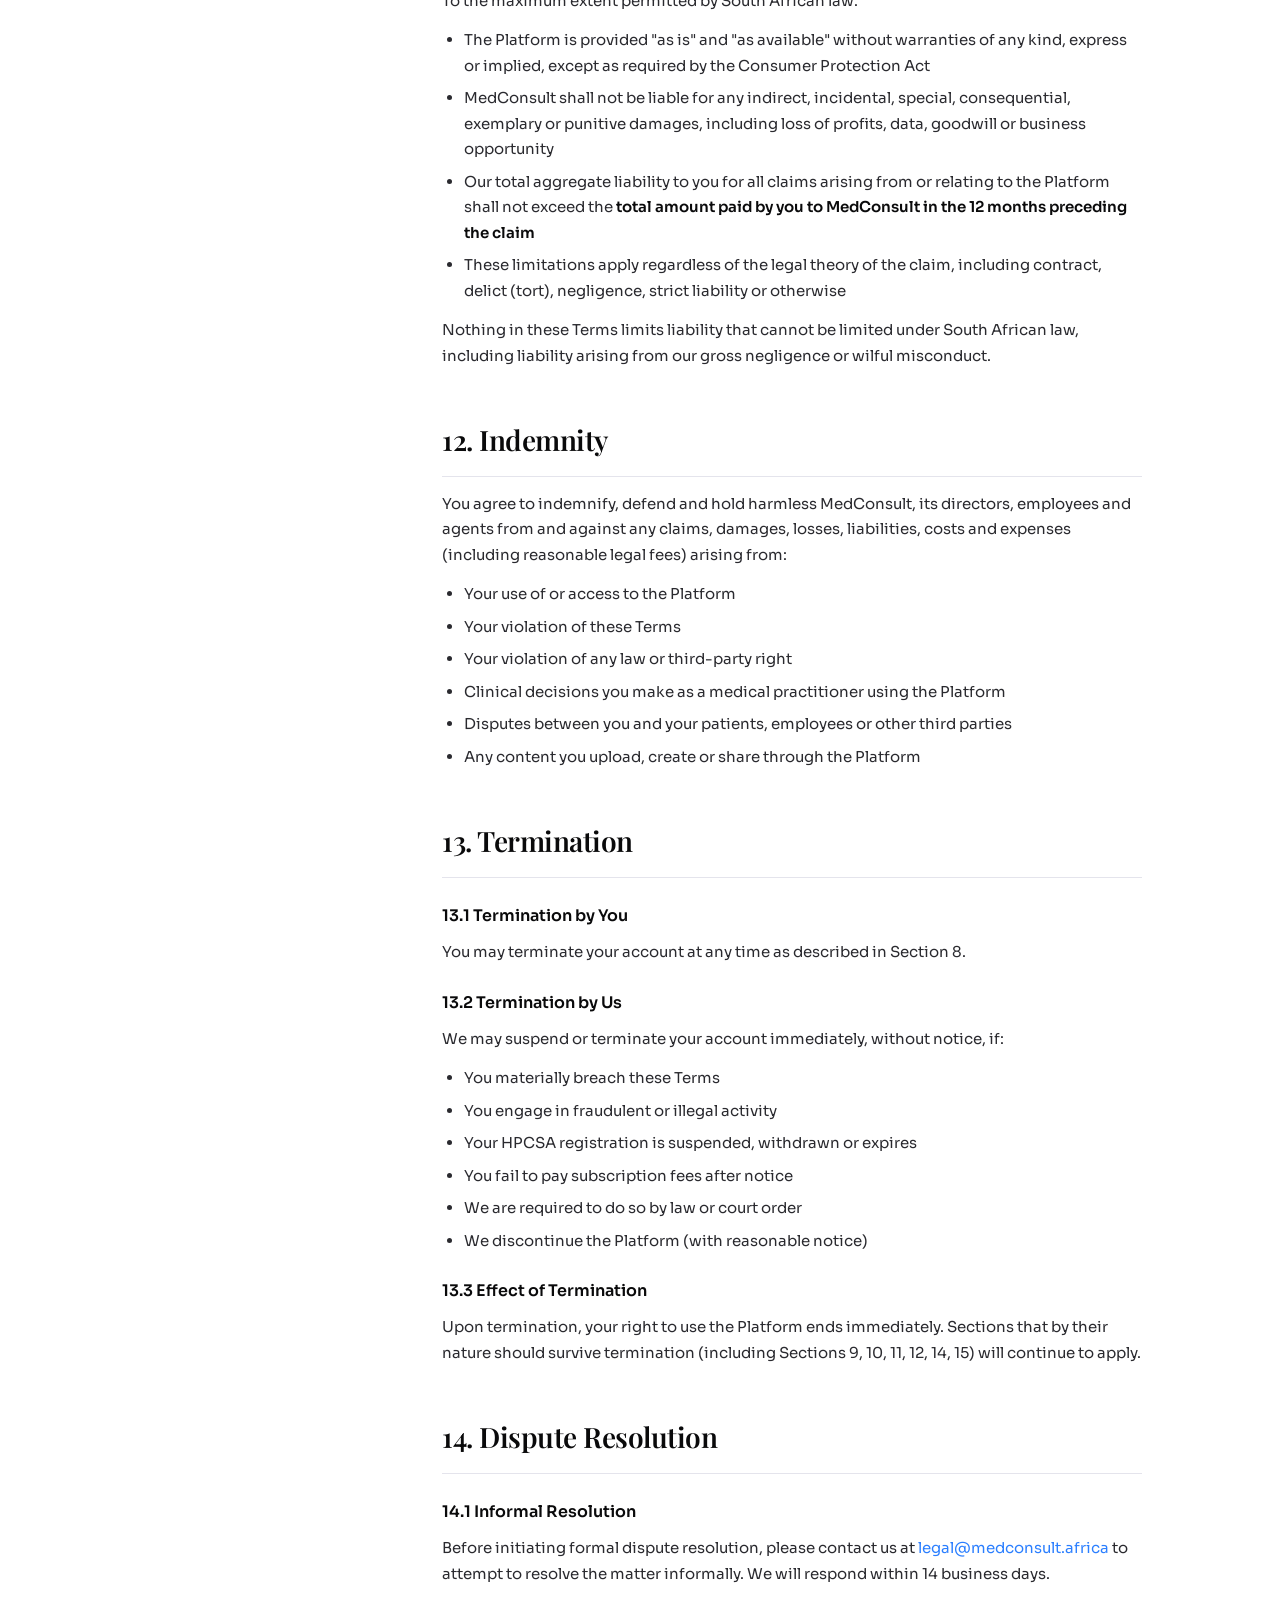
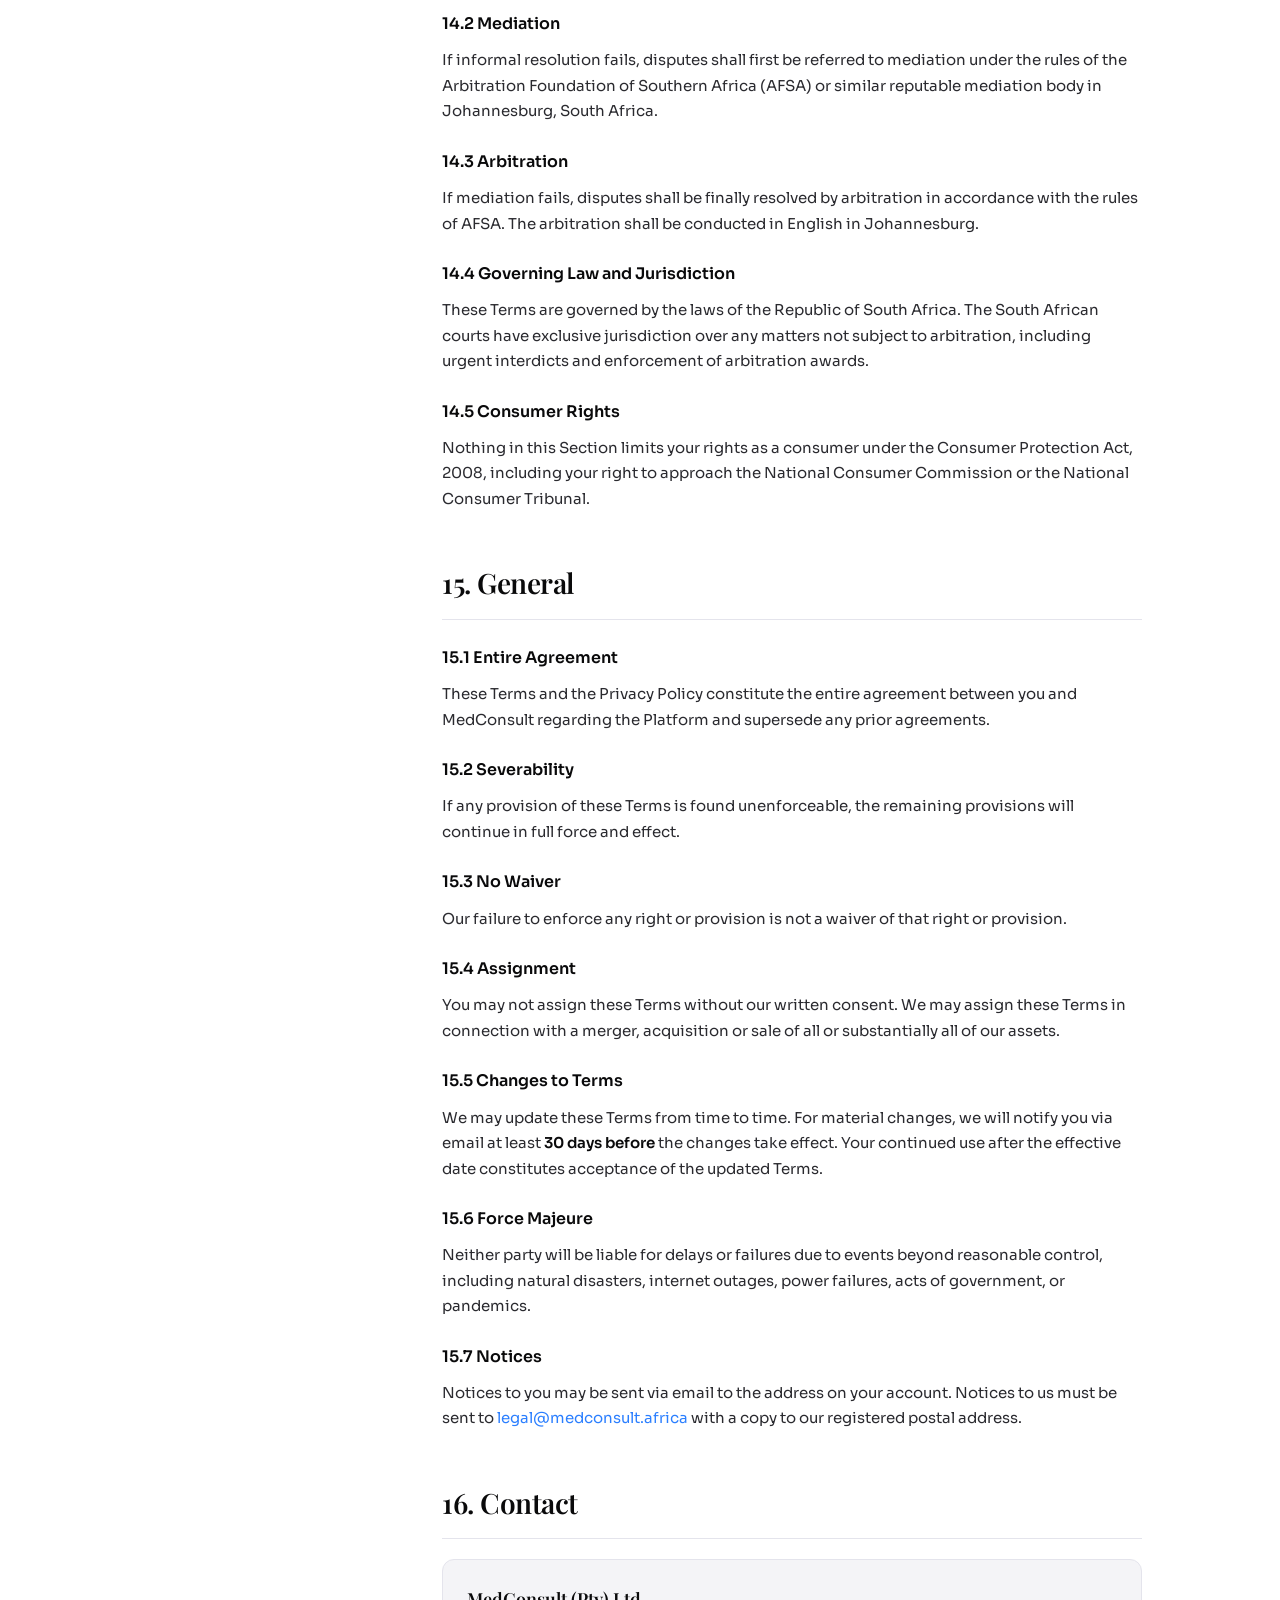
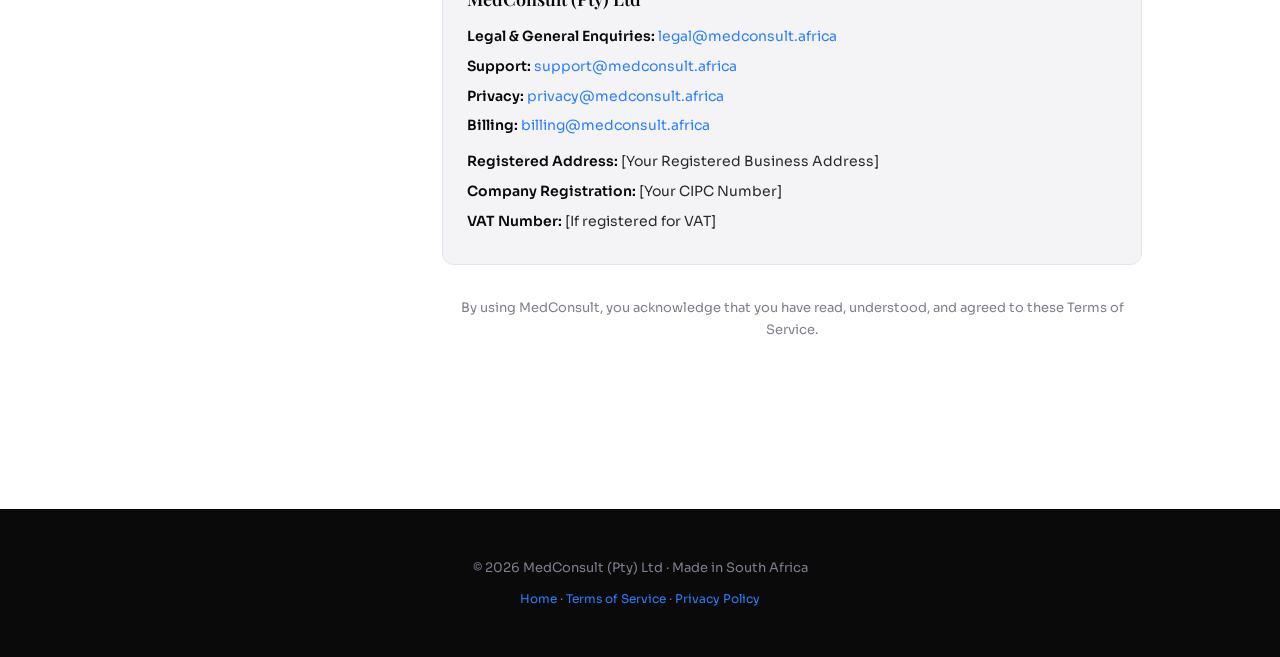
<file: terms.html>
<!DOCTYPE html>
<html lang="en">
<head>
<meta charset="UTF-8">
<meta name="viewport" content="width=device-width, initial-scale=1.0">
<meta name="description" content="The terms for using the MedConsult practice management platform.">
<title>Terms of Service | MedConsult</title>
<link rel="icon" href="/assets/favicon.svg" type="image/svg+xml">
<link rel="icon" href="/assets/icon-192.png" sizes="192x192" type="image/png">
<link rel="apple-touch-icon" href="/assets/apple-touch-icon.png">
<meta name="theme-color" content="#2b7fff">
<link rel="canonical" href="https://medconsult.africa/terms.html">
<meta property="og:type" content="website">
<meta property="og:site_name" content="MedConsult">
<meta property="og:locale" content="en_ZA">
<meta property="og:title" content="Terms of Service | MedConsult">
<meta property="og:description" content="The terms for using the MedConsult practice management platform.">
<meta property="og:url" content="https://medconsult.africa/terms.html">
<meta property="og:image" content="https://medconsult.africa/assets/og-image.png">
<meta property="og:image:width" content="1200"><meta property="og:image:height" content="630">
<meta property="og:image:alt" content="MedConsult: practice management for South African doctors">
<meta name="twitter:card" content="summary_large_image">
<meta name="twitter:title" content="Terms of Service | MedConsult">
<meta name="twitter:description" content="The terms for using the MedConsult practice management platform.">
<meta name="twitter:image" content="https://medconsult.africa/assets/og-image.png">
<link href="https://fonts.googleapis.com/css2?family=Sora:wght@300;400;500;600;700&family=Playfair+Display:ital,wght@0,600;1,400&display=swap" rel="stylesheet">
<link href="https://fonts.googleapis.com/icon?family=Material+Icons" rel="stylesheet">
<style>
:root{--black:#0a0a0b;--grey-700:#2a2a2f;--grey-500:#5a5a65;--grey-400:#7f7f8e;--grey-100:#e8e8ef;--grey-50:#f4f4f7;--white:#fff;--azure:#2b7fff;--azure-dim:rgba(43,127,255,.1);--border:#e4e4ec;--warning:#d97706;--warning-bg:#fffbeb}
*,*::before,*::after{box-sizing:border-box;margin:0;padding:0}
html{scroll-behavior:smooth;-webkit-font-smoothing:antialiased}
body{font-family:'Sora',sans-serif;background:var(--white);color:var(--black);font-size:15px;line-height:1.7}
a{color:var(--azure);text-decoration:none}a:hover{text-decoration:underline}

nav{position:fixed;top:0;left:0;right:0;z-index:100;padding:0 48px;height:64px;display:flex;align-items:center;justify-content:space-between;background:rgba(255,255,255,.9);backdrop-filter:blur(20px);border-bottom:1px solid rgba(0,0,0,.06)}
.nav-logo{display:flex;align-items:center;gap:10px}
.nav-logo-mark{width:30px;height:30px;background:var(--azure);border-radius:8px;display:flex;align-items:center;justify-content:center;font-size:14px}
.nav-logo-text{font-family:'Playfair Display',serif;font-size:18px;font-weight:600}
.btn-back{font-size:14px;font-weight:500;color:var(--grey-500);padding:8px 16px;border-radius:8px;background:none;border:none;cursor:pointer;font-family:'Sora',sans-serif}
.btn-back:hover{color:var(--black);background:var(--grey-50)}

.hero{padding:140px 48px 60px;text-align:center;background:linear-gradient(180deg,#f7f9ff 0%,var(--white) 100%);border-bottom:1px solid var(--border)}
.eyebrow{display:inline-flex;align-items:center;gap:8px;background:var(--azure-dim);border:1px solid rgba(43,127,255,.25);border-radius:100px;padding:6px 16px;font-size:12px;font-weight:600;color:var(--azure);letter-spacing:.5px;text-transform:uppercase;margin-bottom:24px}
.eyebrow-dot{width:6px;height:6px;background:var(--azure);border-radius:50%}
h1{font-family:'Playfair Display',serif;font-size:clamp(34px,5vw,56px);font-weight:700;letter-spacing:-1.5px;line-height:1.15;margin-bottom:16px}
.sub{font-size:17px;color:var(--grey-400);max-width:580px;margin:0 auto;line-height:1.65}
.meta{margin-top:28px;display:flex;gap:24px;justify-content:center;flex-wrap:wrap;font-size:13px;color:var(--grey-400)}
.meta strong{color:var(--grey-500);font-weight:600}

.layout{max-width:1100px;margin:0 auto;padding:64px 48px 120px;display:grid;grid-template-columns:240px 1fr;gap:64px}
aside{position:sticky;top:96px;align-self:start;height:fit-content}
.toc-title{font-size:11px;font-weight:700;text-transform:uppercase;letter-spacing:1.5px;color:var(--grey-400);margin-bottom:14px}
.toc{list-style:none;display:flex;flex-direction:column;gap:1px}
.toc a{display:block;padding:7px 12px;font-size:13px;color:var(--grey-500);border-radius:6px;border-left:2px solid transparent;transition:all .15s;text-decoration:none}
.toc a:hover{color:var(--black);background:var(--grey-50);text-decoration:none}
.toc a.active{color:var(--azure);background:var(--azure-dim);border-left-color:var(--azure);font-weight:500}

main{max-width:720px}
section{margin-bottom:48px;scroll-margin-top:88px}
h2{font-family:'Playfair Display',serif;font-size:28px;font-weight:600;letter-spacing:-.5px;margin-bottom:14px;color:var(--black);padding-bottom:12px;border-bottom:1px solid var(--border)}
h3{font-size:16px;font-weight:600;margin:24px 0 10px;color:var(--black)}
p{margin-bottom:14px;color:var(--grey-700)}
ul,ol{margin:0 0 14px 22px;color:var(--grey-700)}
li{margin-bottom:7px}
strong{color:var(--black);font-weight:600}

.callout{background:var(--azure-dim);border:1px solid rgba(43,127,255,.2);border-radius:12px;padding:18px 20px;margin:20px 0;font-size:14px}
.callout-title{font-weight:600;color:var(--azure);margin-bottom:6px;display:flex;align-items:center;gap:7px;font-size:13px}
.callout p{margin:0;color:var(--grey-700)}

.warning{background:var(--warning-bg);border:1px solid rgba(217,119,6,.25);border-radius:12px;padding:18px 20px;margin:20px 0;font-size:14px}
.warning-title{font-weight:600;color:var(--warning);margin-bottom:6px;display:flex;align-items:center;gap:7px;font-size:13px}
.warning p{margin:0;color:var(--grey-700)}

.contact-box{background:var(--grey-50);border:1px solid var(--border);border-radius:12px;padding:24px;margin-top:20px}
.contact-box h3{margin-top:0;font-family:'Playfair Display',serif;font-size:18px;font-weight:600}
.contact-box p{margin-bottom:6px;font-size:14px}

table{width:100%;border-collapse:collapse;margin:18px 0;font-size:13.5px;background:var(--white);border:1px solid var(--border);border-radius:8px;overflow:hidden}
th{text-align:left;padding:10px 14px;background:var(--grey-50);font-weight:600;font-size:11.5px;text-transform:uppercase;letter-spacing:.8px;color:var(--grey-400);border-bottom:1px solid var(--border)}
td{padding:11px 14px;border-bottom:1px solid var(--border);color:var(--grey-700);vertical-align:top}
tr:last-child td{border-bottom:none}

footer{background:var(--black);color:var(--grey-400);padding:48px;text-align:center;font-size:13px}
footer a{color:var(--azure)}
.nav-logo-mark .material-icons{font-size:18px;color:#fff;line-height:1}
.warning-title .material-icons,.callout-title .material-icons{font-size:18px;line-height:1}

@media(max-width:900px){
  .layout{grid-template-columns:1fr;padding:40px 24px 80px;gap:32px}
  aside{position:static;height:auto;padding-bottom:16px;border-bottom:1px solid var(--border)}
  .toc{flex-direction:row;flex-wrap:wrap;gap:6px}
  .toc a{padding:6px 10px;font-size:12px;border-left:none;border:1px solid var(--border)}
  nav{padding:0 20px}
  .hero{padding:100px 24px 48px}
  footer{padding:32px 20px}
}
</style>
</head>
<body>

<nav>
  <a href="index.html" style="display:flex;align-items:center;gap:10px;text-decoration:none;color:inherit">
    <div class="nav-logo-mark"><span class="material-icons">medical_services</span></div>
    <div class="nav-logo-text">MedConsult</div>
  </a>
  <button class="btn-back" onclick="window.location='index.html'">← Back to home</button>
</nav>

<header class="hero">
  <div class="eyebrow"><div class="eyebrow-dot"></div>Legal Agreement</div>
  <h1>Terms of Service</h1>
  <p class="sub">The legal terms governing your use of MedConsult. Please read these carefully before using the Platform.</p>
  <div class="meta">
    <div><strong>Effective:</strong> 1 January 2026</div>
    <div><strong>Last updated:</strong> 1 January 2026</div>
    <div><strong>Version:</strong> 1.0</div>
  </div>
</header>

<div class="layout">

<aside>
  <div class="toc-title">Contents</div>
  <ul class="toc">
    <li><a href="#agreement" class="active">1. Agreement</a></li>
    <li><a href="#nature">2. Nature of Service</a></li>
    <li><a href="#eligibility">3. Eligibility</a></li>
    <li><a href="#accounts">4. Accounts</a></li>
    <li><a href="#obligations">5. Your Obligations</a></li>
    <li><a href="#prohibited">6. Prohibited Use</a></li>
    <li><a href="#subscriptions">7. Subscriptions & Billing</a></li>
    <li><a href="#cancellation">8. Cancellation & Refunds</a></li>
    <li><a href="#ip">9. Intellectual Property</a></li>
    <li><a href="#disclaimer">10. Medical Disclaimer</a></li>
    <li><a href="#liability">11. Limitation of Liability</a></li>
    <li><a href="#indemnity">12. Indemnity</a></li>
    <li><a href="#termination">13. Termination</a></li>
    <li><a href="#disputes">14. Dispute Resolution</a></li>
    <li><a href="#general">15. General</a></li>
    <li><a href="#contact">16. Contact</a></li>
  </ul>
</aside>

<main>

<section id="agreement">
<h2>1. Agreement</h2>
<p>These Terms of Service ("Terms") constitute a legally binding agreement between you and <strong>MedConsult (Pty) Ltd</strong>, a private company registered in South Africa ("MedConsult", "we", "us", "our"), governing your access to and use of the MedConsult practice management platform available at <a href="https://medconsult.africa">medconsult.africa</a> and any associated services (the "Platform").</p>

<p>By creating an account, accessing or using the Platform, you confirm that you have read, understood and agree to be bound by these Terms and our <a href="privacy.html">Privacy Policy</a>. If you do not agree, you must not use the Platform.</p>

<p>These Terms apply to all users of the Platform, including doctors, practice owners, practice staff (receptionists, nurses, administrators), and patients (collectively, "Users").</p>
</section>

<section id="nature">
<h2>2. Nature of Service</h2>

<p>MedConsult is a <strong>practice management software platform</strong> that provides tools for:</p>
<ul>
<li>Electronic patient record-keeping</li>
<li>Appointment scheduling and management</li>
<li>Generation of medical certificates, prescriptions and invoices</li>
<li>Medical aid claim management</li>
<li>Patient communication and telehealth facilitation</li>
<li>Multi-doctor practice and team management</li>
</ul>

<div class="warning">
<div class="warning-title"><span class="material-icons">health_and_safety</span> Important — MedConsult is NOT a Medical Service Provider</div>
<p>MedConsult is a software tool only. We do not provide medical advice, diagnoses, treatment or healthcare services. All clinical decisions, prescriptions, certificates, diagnoses and treatments are made solely by the registered medical practitioner using the Platform, who remains fully and exclusively responsible for the medical care they provide.</p>
</div>
</section>

<section id="eligibility">
<h2>3. Eligibility</h2>

<h3>3.1 Doctors and Practice Staff</h3>
<p>To register as a doctor or practice owner on MedConsult, you must:</p>
<ul>
<li>Be a registered medical practitioner with the <strong>Health Professions Council of South Africa (HPCSA)</strong> in good standing, or operate a practice that employs such practitioners</li>
<li>Provide accurate HPCSA registration and practice numbers</li>
<li>Be 18 years of age or older</li>
<li>Be legally capable of entering into binding contracts under South African law</li>
</ul>

<p>For receptionists, nurses and practice administrators, you must be employed by or contracted to a registered practice and authorised by the practice owner to access the Platform.</p>

<h3>3.2 Patients</h3>
<p>To register as a patient, you must be 18 years of age or older. Patients under 18 may use the Platform only through their legal guardian's account. Treating practitioners are responsible for ensuring that patient consent is properly obtained in accordance with the National Health Act.</p>

<h3>3.3 Verification</h3>
<p>We may at any time require verification of HPCSA registration, practice numbers, identity documents or other credentials. Providing false information is grounds for immediate termination.</p>
</section>

<section id="accounts">
<h2>4. Accounts</h2>

<h3>4.1 Account Creation</h3>
<p>You must provide accurate, current and complete information during registration and keep your account information updated.</p>

<h3>4.2 Account Security</h3>
<ul>
<li>You are responsible for maintaining the confidentiality of your password and account credentials</li>
<li>You must not share your account with any other person</li>
<li>You must notify us immediately of any unauthorised access or suspected breach</li>
<li>We strongly recommend enabling two-factor authentication where available</li>
</ul>

<h3>4.3 Account Responsibility</h3>
<p>You are responsible for all activity that occurs under your account. MedConsult is not liable for any loss or damage arising from your failure to comply with these security obligations.</p>
</section>

<section id="obligations">
<h2>5. Your Obligations</h2>

<h3>5.1 Medical Practitioners</h3>
<p>As a registered medical practitioner using the Platform, you agree that:</p>
<ul>
<li>You remain solely responsible for all clinical decisions, diagnoses, prescriptions and treatments</li>
<li>You will comply with all HPCSA ethical rules, guidelines and CPD requirements</li>
<li>You will obtain appropriate informed consent from patients before any consultation, including telehealth consultations conducted via WhatsApp through the Platform</li>
<li>You will maintain accurate, contemporaneous patient records in accordance with the National Health Act and HPCSA guidelines</li>
<li>You will retain patient records for the legally required minimum period (typically 6 years from last consultation, 10 years for minors)</li>
<li>You will not issue sick notes, prescriptions or certificates fraudulently or for purposes other than legitimate clinical need</li>
<li>You will comply with all applicable medical aid scheme rules when submitting claims</li>
<li>You are responsible for verifying patient identity, particularly for telehealth consultations</li>
</ul>

<h3>5.2 Practice Owners</h3>
<p>If you register a practice, you additionally agree that:</p>
<ul>
<li>You are authorised to bind the practice to these Terms</li>
<li>You will ensure all practice staff comply with these Terms</li>
<li>You will configure appropriate role-based access for your team members</li>
<li>You will pay all subscription fees when due</li>
<li>You will promptly remove access for staff members who leave the practice</li>
</ul>

<h3>5.3 Receptionists, Nurses and Administrators</h3>
<p>If you are not a registered medical practitioner, you agree that:</p>
<ul>
<li>You will not access, view or attempt to access clinical records, diagnoses, prescriptions or sick notes</li>
<li>You will use the Platform only for the role and tasks assigned to you by your practice</li>
<li>You will treat all patient information as confidential</li>
<li>You will not impersonate a medical practitioner</li>
</ul>

<h3>5.4 Patients</h3>
<p>As a patient, you agree that:</p>
<ul>
<li>You will provide accurate medical history, allergy and contact information</li>
<li>You will use the Platform only to access your own records</li>
<li>You will not share your account credentials with anyone</li>
<li>You acknowledge that the Platform is not for medical emergencies — in an emergency call 10177 or visit the nearest emergency room</li>
</ul>
</section>

<section id="prohibited">
<h2>6. Prohibited Use</h2>

<p>You must not, and must not permit any third party to:</p>
<ul>
<li>Use the Platform for any illegal, fraudulent or unauthorised purpose</li>
<li>Issue false or misleading medical certificates, prescriptions or claims</li>
<li>Attempt to access data belonging to other users without authorisation</li>
<li>Attempt to bypass security controls, including role-based access restrictions</li>
<li>Reverse-engineer, decompile or disassemble the Platform</li>
<li>Use automated systems (bots, scrapers) to access the Platform without our written permission</li>
<li>Upload viruses, malware or other harmful code</li>
<li>Resell, sublicense or commercially exploit the Platform without our written consent</li>
<li>Use the Platform to harass, defame or harm other users</li>
<li>Violate any South African law including POPIA, the Medical Schemes Act, or HPCSA ethical rules</li>
</ul>

<p>Violation of these prohibitions may result in immediate account suspension or termination, and may be reported to relevant authorities including the HPCSA, the Information Regulator, the Council for Medical Schemes, or the South African Police Service.</p>
</section>

<section id="subscriptions">
<h2>7. Subscriptions & Billing</h2>

<h3>7.1 Subscription Plans</h3>
<p>MedConsult offers the following subscription plans:</p>

<table>
<thead><tr><th>Plan</th><th>Price (incl. VAT)</th><th>For</th></tr></thead>
<tbody>
<tr><td>Starter</td><td>R 299 per month</td><td>Solo doctor, unlimited patients</td></tr>
<tr><td>Professional</td><td>R 599 per month</td><td>Solo doctor, with patient booking portal and app. Optional receptionist account: R 149 per month</td></tr>
<tr><td>Practice</td><td>R 449 per doctor per month (minimum 2 doctors), capped at R 2,990 per month</td><td>Multi-doctor practices, unlimited receptionist accounts</td></tr>
</tbody>
</table>

<p>Prices are in South African Rand and inclusive of 15% VAT. We reserve the right to change pricing on 30 days' written notice.</p>
<p><strong>Annual billing:</strong> any plan may be paid annually in advance at the price of 10 months (2 months free).</p>
<p><strong>Practice plan billing:</strong> the monthly fee is based on the number of doctor accounts active on the billing date.</p>
<p><strong>Medical aid claim switching:</strong> electronic claims submitted to medical schemes through a switching house carry a per-claim fee. This fee is passed through to you at cost, with no markup, and shown on your monthly invoice.</p>
<p>There are no setup fees. Data migration from your previous system is provided free of charge.</p>

<h3>7.2 Free Trial</h3>
<p>All new subscriptions include a <strong>30-day free trial</strong>. No payment is required during the trial period. Your subscription will automatically convert to a paid plan at the end of the trial unless you cancel before then.</p>

<h3>7.3 Billing</h3>
<ul>
<li>Subscriptions are billed monthly in advance via recurring debit through PayFast</li>
<li>Billing begins at the end of the free trial period</li>
<li>You authorise us to charge your payment method automatically on each billing date</li>
<li>If a payment fails, we will retry the payment and notify you. Repeated failed payments may result in account suspension</li>
</ul>

<h3>7.4 Taxes</h3>
<p>You are responsible for any applicable taxes other than the 15% VAT included in our pricing.</p>
</section>

<section id="cancellation">
<h2>8. Cancellation & Refunds</h2>

<h3>8.1 Cancelling Your Subscription</h3>
<p>You may cancel your subscription at any time through your account settings or by emailing us. Cancellations take effect at the end of the current billing period — you will retain access until then.</p>

<h3>8.2 Refunds</h3>
<p>We do not provide refunds for partial months. However, in accordance with the <strong>Consumer Protection Act, 2008</strong>, you are entitled to a full refund within <strong>7 business days</strong> of your first paid subscription payment if you are not satisfied with the service.</p>

<h3>8.3 Data after Cancellation</h3>
<p>Upon cancellation:</p>
<ul>
<li>Your data remains accessible for <strong>30 days</strong> in read-only mode, allowing you to export records</li>
<li>After 30 days, your account will be deactivated</li>
<li>Patient clinical records will be retained in accordance with the retention periods in our Privacy Policy and applicable law, even after your account is deactivated, to ensure compliance with the National Health Act</li>
<li>You remain responsible for ensuring continuity of patient care, including providing patients with copies of their records on request</li>
</ul>
</section>

<section id="ip">
<h2>9. Intellectual Property</h2>

<h3>9.1 Our Intellectual Property</h3>
<p>The Platform, including all software, design, content, trademarks, logos and documentation, is owned by MedConsult or our licensors and protected by South African and international intellectual property laws. You are granted a limited, non-exclusive, non-transferable licence to use the Platform solely for its intended purpose during your active subscription.</p>

<h3>9.2 Your Data</h3>
<p>You retain all rights, title and interest in the data you input into the Platform, including patient records, documents and clinical information ("Your Data"). You grant MedConsult a limited licence to process Your Data solely for the purpose of providing the Platform service.</p>

<h3>9.3 Feedback</h3>
<p>If you provide suggestions, feedback or feature requests, you grant us a non-exclusive, royalty-free, perpetual licence to use that feedback to improve the Platform.</p>
</section>

<section id="disclaimer">
<h2>10. Medical Disclaimer</h2>

<div class="warning">
<div class="warning-title"><span class="material-icons">health_and_safety</span> Critical Disclaimer</div>
<p>MedConsult is a software tool only. We do not practise medicine, provide medical advice, make diagnoses, prescribe treatments or issue medical certificates. All clinical content generated through the Platform — including but not limited to consultation notes, diagnoses, ICD-10 codes, prescriptions, sick notes and referrals — is created by the registered medical practitioner using the Platform.</p>
</div>

<h3>10.1 No Medical Liability</h3>
<p>MedConsult bears no responsibility for:</p>
<ul>
<li>Clinical decisions made by practitioners using the Platform</li>
<li>The accuracy or appropriateness of diagnoses, prescriptions or treatments</li>
<li>Patient outcomes, including adverse outcomes</li>
<li>Errors in clinical content entered by practitioners</li>
<li>The professional conduct of practitioners using the Platform</li>
</ul>

<h3>10.2 Emergency Notice</h3>
<p>The Platform is not designed or intended for medical emergencies. In an emergency, contact emergency services on <strong>10177</strong> (South Africa) or attend the nearest emergency room. Do not use the Platform's appointment booking system or messaging features for urgent medical conditions.</p>
</section>

<section id="liability">
<h2>11. Limitation of Liability</h2>

<p>To the maximum extent permitted by South African law:</p>

<ul>
<li>The Platform is provided "as is" and "as available" without warranties of any kind, express or implied, except as required by the Consumer Protection Act</li>
<li>MedConsult shall not be liable for any indirect, incidental, special, consequential, exemplary or punitive damages, including loss of profits, data, goodwill or business opportunity</li>
<li>Our total aggregate liability to you for all claims arising from or relating to the Platform shall not exceed the <strong>total amount paid by you to MedConsult in the 12 months preceding the claim</strong></li>
<li>These limitations apply regardless of the legal theory of the claim, including contract, delict (tort), negligence, strict liability or otherwise</li>
</ul>

<p>Nothing in these Terms limits liability that cannot be limited under South African law, including liability arising from our gross negligence or wilful misconduct.</p>
</section>

<section id="indemnity">
<h2>12. Indemnity</h2>

<p>You agree to indemnify, defend and hold harmless MedConsult, its directors, employees and agents from and against any claims, damages, losses, liabilities, costs and expenses (including reasonable legal fees) arising from:</p>
<ul>
<li>Your use of or access to the Platform</li>
<li>Your violation of these Terms</li>
<li>Your violation of any law or third-party right</li>
<li>Clinical decisions you make as a medical practitioner using the Platform</li>
<li>Disputes between you and your patients, employees or other third parties</li>
<li>Any content you upload, create or share through the Platform</li>
</ul>
</section>

<section id="termination">
<h2>13. Termination</h2>

<h3>13.1 Termination by You</h3>
<p>You may terminate your account at any time as described in Section 8.</p>

<h3>13.2 Termination by Us</h3>
<p>We may suspend or terminate your account immediately, without notice, if:</p>
<ul>
<li>You materially breach these Terms</li>
<li>You engage in fraudulent or illegal activity</li>
<li>Your HPCSA registration is suspended, withdrawn or expires</li>
<li>You fail to pay subscription fees after notice</li>
<li>We are required to do so by law or court order</li>
<li>We discontinue the Platform (with reasonable notice)</li>
</ul>

<h3>13.3 Effect of Termination</h3>
<p>Upon termination, your right to use the Platform ends immediately. Sections that by their nature should survive termination (including Sections 9, 10, 11, 12, 14, 15) will continue to apply.</p>
</section>

<section id="disputes">
<h2>14. Dispute Resolution</h2>

<h3>14.1 Informal Resolution</h3>
<p>Before initiating formal dispute resolution, please contact us at <a href="mailto:legal@medconsult.africa">legal@medconsult.africa</a> to attempt to resolve the matter informally. We will respond within 14 business days.</p>

<h3>14.2 Mediation</h3>
<p>If informal resolution fails, disputes shall first be referred to mediation under the rules of the Arbitration Foundation of Southern Africa (AFSA) or similar reputable mediation body in Johannesburg, South Africa.</p>

<h3>14.3 Arbitration</h3>
<p>If mediation fails, disputes shall be finally resolved by arbitration in accordance with the rules of AFSA. The arbitration shall be conducted in English in Johannesburg.</p>

<h3>14.4 Governing Law and Jurisdiction</h3>
<p>These Terms are governed by the laws of the Republic of South Africa. The South African courts have exclusive jurisdiction over any matters not subject to arbitration, including urgent interdicts and enforcement of arbitration awards.</p>

<h3>14.5 Consumer Rights</h3>
<p>Nothing in this Section limits your rights as a consumer under the Consumer Protection Act, 2008, including your right to approach the National Consumer Commission or the National Consumer Tribunal.</p>
</section>

<section id="general">
<h2>15. General</h2>

<h3>15.1 Entire Agreement</h3>
<p>These Terms and the Privacy Policy constitute the entire agreement between you and MedConsult regarding the Platform and supersede any prior agreements.</p>

<h3>15.2 Severability</h3>
<p>If any provision of these Terms is found unenforceable, the remaining provisions will continue in full force and effect.</p>

<h3>15.3 No Waiver</h3>
<p>Our failure to enforce any right or provision is not a waiver of that right or provision.</p>

<h3>15.4 Assignment</h3>
<p>You may not assign these Terms without our written consent. We may assign these Terms in connection with a merger, acquisition or sale of all or substantially all of our assets.</p>

<h3>15.5 Changes to Terms</h3>
<p>We may update these Terms from time to time. For material changes, we will notify you via email at least <strong>30 days before</strong> the changes take effect. Your continued use after the effective date constitutes acceptance of the updated Terms.</p>

<h3>15.6 Force Majeure</h3>
<p>Neither party will be liable for delays or failures due to events beyond reasonable control, including natural disasters, internet outages, power failures, acts of government, or pandemics.</p>

<h3>15.7 Notices</h3>
<p>Notices to you may be sent via email to the address on your account. Notices to us must be sent to <a href="mailto:legal@medconsult.africa">legal@medconsult.africa</a> with a copy to our registered postal address.</p>
</section>

<section id="contact">
<h2>16. Contact</h2>

<div class="contact-box">
<h3>MedConsult (Pty) Ltd</h3>
<p><strong>Legal & General Enquiries:</strong> <a href="mailto:legal@medconsult.africa">legal@medconsult.africa</a></p>
<p><strong>Support:</strong> <a href="mailto:support@medconsult.africa">support@medconsult.africa</a></p>
<p><strong>Privacy:</strong> <a href="mailto:privacy@medconsult.africa">privacy@medconsult.africa</a></p>
<p><strong>Billing:</strong> <a href="mailto:billing@medconsult.africa">billing@medconsult.africa</a></p>
<p style="margin-top:12px"><strong>Registered Address:</strong> [Your Registered Business Address]</p>
<p><strong>Company Registration:</strong> [Your CIPC Number]</p>
<p><strong>VAT Number:</strong> [If registered for VAT]</p>
</div>

<p style="margin-top:32px;font-size:13px;color:var(--grey-400);text-align:center">
By using MedConsult, you acknowledge that you have read, understood, and agreed to these Terms of Service.
</p>

</section>

</main>

</div>

<footer>
  <div>© 2026 MedConsult (Pty) Ltd · Made in South Africa</div>
  <div style="margin-top:10px;font-size:12px">
    <a href="index.html">Home</a> · <a href="terms.html">Terms of Service</a> · <a href="privacy.html">Privacy Policy</a>
  </div>
</footer>

<script>
const links=document.querySelectorAll('.toc a');
const sections=document.querySelectorAll('section');
const observer=new IntersectionObserver(entries=>{
  entries.forEach(e=>{
    if(e.isIntersecting){
      links.forEach(l=>l.classList.remove('active'));
      const link=document.querySelector(`.toc a[href="#${e.target.id}"]`);
      if(link)link.classList.add('active');
    }
  });
},{rootMargin:'-40% 0px -55% 0px'});
sections.forEach(s=>observer.observe(s));
</script>
</body>
</html>
</file>
<file: assets/mobile.css>
/* MOBILE RULE: nothing sits 50/50 on a phone unless it opts in.
   Under 600px every two-column grid collapses to one column.
   To keep a split on mobile, add class "keep-split" to that element. */
@media (max-width: 600px) {
  .bento-split, .auth-2col, .plan-grid, .form-grid, .rx-patient-grid, .inv-parties,
  .inv-aid-grid, .info-grid, .stats-grid, .qa-grid, .reg-row, .plan-includes,
  .form-row, .includes-grid, .stat-row, .avail-week, .stats-inner, .persona-grid,
  .testimonials-grid, .cost-grid, .footer-inner, .journey-strip, .portal-grid,
  .consult-grid,
  [style*="grid-template-columns:1fr 1fr"], [style*="grid-template-columns: 1fr 1fr"],
  [style*="grid-template-columns:repeat(2"], [style*="grid-template-columns: repeat(2"] {
    grid-template-columns: 1fr !important;
  }
  .keep-split { grid-template-columns: 1fr 1fr !important; }
}
</file>
